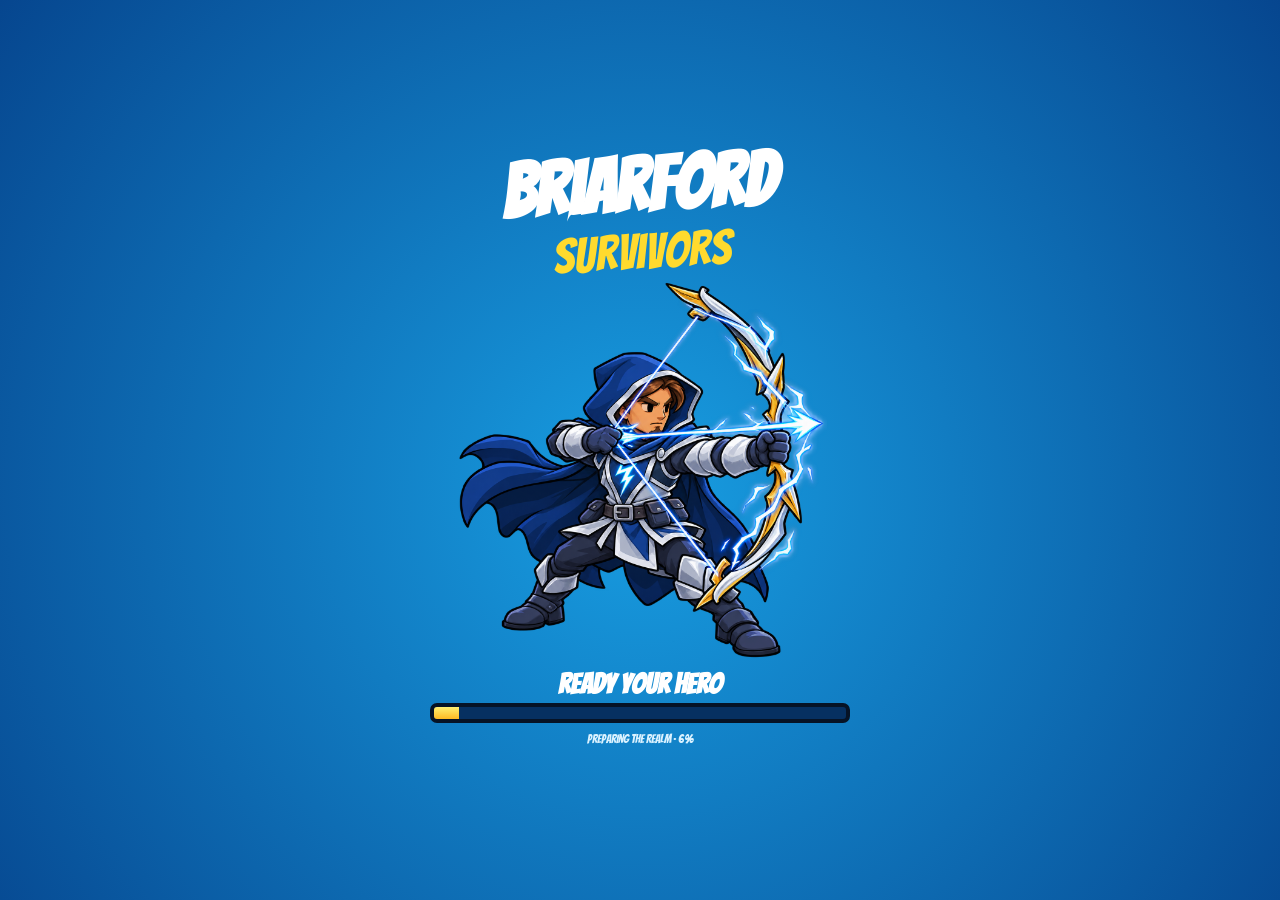
<file: index.html>
<!doctype html>
<meta charset="utf-8">
<style>
#menu:not([data-ready="true"]){display:none!important}
#comicLoading{position:fixed;inset:0;display:flex;flex-direction:column;align-items:center;justify-content:center;background:radial-gradient(circle at 50% 55%,#189ee2,#06468f);z-index:9990;padding:20px;color:white;text-align:center;font-family:BriarComic,system-ui,sans-serif}
#comicLoading button[hidden]{display:none!important}
</style>
<meta name="viewport" content="width=device-width,initial-scale=1,viewport-fit=cover">
<title>Briarford Survivors</title>
<meta name="apple-mobile-web-app-capable" content="yes">
<meta name="mobile-web-app-capable" content="yes">
<link rel="icon" href="assets/ef6b39ea1fcfb796.png" type="image/png">
<meta name="mobile-web-app-capable" content="yes"><meta name="apple-mobile-web-app-status-bar-style" content="black-translucent"><meta name="theme-color" content="#1a1816">
<style>
@font-face {
  font-family: 'IM Fell English';
  font-style: italic;
  font-weight: 400;
  font-display: swap;
  src: url(assets/ae0d17a0342d6ce0.ttf) format('truetype');
}
@font-face {
  font-family: 'IM Fell English';
  font-style: normal;
  font-weight: 400;
  font-display: swap;
  src: url(assets/725a44824e534dfb.ttf) format('truetype');
}
@font-face {
  font-family: 'Metamorphous';
  font-style: normal;
  font-weight: 400;
  font-display: swap;
  src: url(assets/b778311d8b1fd83a.ttf) format('truetype');
}
@font-face {
  font-family: 'VT323';
  font-style: normal;
  font-weight: 400;
  font-display: swap;
  src: url(assets/954e44d25e0ccd64.ttf) format('truetype');
}

#romanbtn{position:absolute;z-index:30;right:16px;bottom:210px;padding:10px 12px;color:#ffebc4;background:linear-gradient(135deg,#3d2b25,#161d27);border:2px solid #af8751;border-radius:5px;box-shadow:0 3px 14px #0009;text-align:left;touch-action:none;user-select:none;font-family:Georgia,serif;cursor:pointer}#romanbtn[hidden]{display:none}#romanbtn.firing{border-color:#ffd277;box-shadow:0 0 15px #ed934788}.romantitle{display:flex;justify-content:space-between;gap:8px;font-size:12px;font-weight:bold;letter-spacing:.7px}.romanvalue{font:11px Arial;color:#f3c679}.romanhint{display:block;font:11px Arial;color:#e4d0b5;margin:7px 0}.romanbar{display:block;background:#151116;height:7px;border:1px solid #725235}.romanfill{display:block;height:100%;background:linear-gradient(90deg,#e8784f,#f5ca69);width:0}#romanbtn:disabled{opacity:.65}@media(max-height:500px){#romanbtn{padding:6px 8px}.romanhint{margin:4px 0}}
#romanbtn.bigready{border-color:#ffe19a;box-shadow:0 0 17px #efad4377}#romanbtn.bigready .romanhint{color:#ffe3a0;font-weight:bold}
.halblood{display:block;margin-top:5px;color:#ed9aa8;font:10px/1.25 sans-serif;letter-spacing:.025em}.halbloodtrack{display:block;height:4px;margin-top:3px;background:#270d16;border:1px solid #6c3441}.halbloodtrack i{display:block;height:100%;background:linear-gradient(90deg,#711328,#ec3455)}.halblood.full{color:#ffc3ce;text-shadow:0 0 7px #ff214c}.halblood.full i{box-shadow:0 0 8px #f42451}

#brawlerhud{position:absolute;right:20px;bottom:205px;width:284px;max-width:calc(100% - 24px);box-sizing:border-box;text-align:center;pointer-events:none;color:#f6deb4;background:linear-gradient(120deg,rgba(30,19,13,.94),rgba(55,35,19,.92));border:1px solid #aa8050;border-radius:9px;padding:9px 18px;box-shadow:0 4px 20px #0007;z-index:14;font:12px Georgia,serif}
#brawlermode{pointer-events:auto;display:block;margin:0 auto 6px;padding:5px 12px;color:#ffdf9e;background:#4c3422;border:1px solid #ba8f51;border-radius:5px;cursor:pointer;font:11px Georgia,serif}#brawlermode[aria-pressed=true]{color:#caf4b4;border-color:#88b274;background:#2d4226}#brawlerhud[hidden],#brawlertouch[hidden]{display:none}.brawl-title{font-size:10px;letter-spacing:3px;color:#bfa17a}.brawl-string{font:bold 13px Georgia,serif;letter-spacing:1px;margin:7px 0}.brawl-label{font-size:12px;color:#d5b887;height:16px}.brawl-recipes{font:10px/1.6 Georgia,serif;color:#bda68c;margin-top:5px}.brawl-recipes div{display:flex;justify-content:space-between;gap:8px}.brawl-recipes b{font-weight:normal;color:#e6c995}.brawl-timer{height:2px;background:#5c402b;margin:5px 0}.brawl-timer i{display:block;background:#e7ba70;height:100%;transform-origin:left}.finisher .brawl-label{color:#ffe3a0;text-shadow:0 0 10px #ffa646}.finisher{border-color:#e3bd72!important}
#brawlertouch{position:absolute;right:15px;bottom:175px;display:flex;gap:10px;z-index:25}#brawlertouch button{width:74px;height:62px;border-radius:50%;background:#432e20e8;border:2px solid #c39a61;color:#ffe7bc;font-weight:bold;touch-action:none}@media(max-width:700px){#brawlerhud{width:260px;padding:7px 10px}.brawl-recipes{font-size:9px}}

</style>





<style>
:root{
--ui-bar-fill-boss:url(assets/5c244a819e6e3730.png);
--ui-bar-fill-hp:url(assets/563cb1c7b89564cf.png);
--ui-bar-fill-xp:url(assets/1cf9b052e432d707.png);
--ui-bar-frame:url(assets/38235e612e0b0243.png);
--ui-bar-frame-boss:url(assets/5101dc2ecd3edd8c.png);
--ui-bg-vignette:url(assets/c839fae1987d72da.png);
--ui-boss-arrow:url(assets/5ba508500ee63e0a.png);
--ui-btn-9slice:url(assets/83b28563bac571f9.png);
--ui-btn-9slice-down:url(assets/bab161772a05db76.png);
--ui-btn-9slice-hover:url(assets/ab79d08594ee60a2.png);
--ui-btn-danger-9slice:url(assets/cdc145606634a885.png);
--ui-card-9slice:url(assets/0f1b79ff8c905df2.png);
--ui-card-9slice-hover:url(assets/f36a64525f3f5d0b.png);
--ui-card-9slice-locked:url(assets/491cde66f72c1e6e.png);
--ui-coin:url(assets/b5d1dc6f31c48a47.png);
--ui-crest-archer:url(assets/87b19141da8da586.png);
--ui-crest-bard:url(assets/c322dd5aa58d20d7.png);
--ui-crest-dexxer:url(assets/59f93c1b8471d29a.png);
--ui-crest-locked:url(assets/6d862653e1d1e820.png);
--ui-crest-mage:url(assets/ee0fa62b21e1f6bd.png);
--ui-crest-necro:url(assets/b62bbbd5008a03ae.png);
--ui-crest-tamer:url(assets/8a8ba9e8bbb0fe42.png);
--ui-crest-tinker:url(assets/9f66f39471aa0a11.png);
--ui-crest-warrior:url(assets/ef6b39ea1fcfb796.png);
--ui-dash-cd:url(assets/4765b983fae321d9.png);
--ui-dash-ready:url(assets/6046ab1db722b8d7.png);
--ui-divider:url(assets/1e175eb939a78b20.png);
--ui-frame-9slice:url(assets/dd94c3428b61873b.png);
--ui-gem-empty:url(assets/43e14b61debfe81d.png);
--ui-gem-next:url(assets/200d756faf97254d.png);
--ui-gem-on:url(assets/b16580d6c0470941.png);
--ui-leather-tile:url(assets/023b2c396821a578.png);
--ui-lock:url(assets/4cf4fb8c939740c6.png);
--ui-logo:none;
--ui-logo-small:none;
--ui-map-britannia:url(assets/54e52ca386eefab4.png);
--ui-map-deceit:url(assets/394f4a1e4a5fe0ed.png);
--ui-map-duskmoor:url(assets/61c60ce9c4709df6.png);
--ui-medallion:url(assets/9f10a125248828d6.png);
--ui-ornament-l:url(assets/480103a98b90a9ba.png);
--ui-ornament-r:url(assets/9d6b3331a8e8c555.png);
--ui-parchment-tile:url(assets/99416b01f460d6dc.png);
--ui-pause:url(assets/4344c728d987c5cb.png);
--ui-rivet:url(assets/6e9c19ae153c516f.png);
--ui-skull:url(assets/392b051c878ae3b9.png);
--ui-slot:url(assets/8fa6be46ed331d2d.png);
--ui-slot-cd:url(assets/d70429cecb6d5d63.png);
--ui-slot-sel:url(assets/dec56ec7a8569915.png);
--ui-tab:url(assets/7c3e3632b9924588.png);
--ui-tab-sel:url(assets/b6bcb542542441ea.png);
--ui-tag-9slice:url(assets/33907d6a331b36d2.png);
}
/* Layout: one-screen 3D game (chase camera). DOM gumps float over the :is(canvas,img.comicPortrait) in UO style. */
:root{
  --wood:#3b2816; --wood-dk:#241607; --gold:#c9a24a; --gold-dk:#8a6a28;
  --parch:#d8c495; --parch-dk:#b9a26f; --ink:#2b1c0c;
  --hp:#b3231c; --xp:#2b5fb8; --fg:#e8d9b0; --bg:#0d0a06;
  --display:'Metamorphous',Georgia,serif; --body:'IM Fell English',Georgia,serif; --mono:'VT323',monospace;
  color-scheme:dark;
}
[hidden]{display:none!important}
html,body{height:100%;height:100dvh;margin:0;background:var(--bg);color:var(--fg);font-family:var(--body);overflow:hidden}
#app{position:relative;width:100%;height:100%;background:var(--bg)}
#stage{position:absolute;inset:0;overflow:hidden;touch-action:none;-webkit-user-select:none;user-select:none}
:is(canvas,img.comicPortrait)#game,:is(canvas,img.comicPortrait)#ov{position:absolute;inset:0;width:100%;height:100%;display:block}
:is(canvas,img.comicPortrait)#game{}
:is(canvas,img.comicPortrait)#ov{pointer-events:none}
#hud{position:absolute;inset:0;pointer-events:none;font-family:var(--mono);font-size:clamp(14px,2.2vw,24px);line-height:1}
#hud .top{position:absolute;top:0;left:0;right:0;display:flex;justify-content:space-between;align-items:flex-start;padding:.6em .8em;padding-top:calc(.6em + env(safe-area-inset-top,0px))}
#hud .timer{font-family:var(--display);font-size:1.25em;color:var(--gold);text-shadow:0 2px 0 #000,0 0 8px #000;letter-spacing:.04em}
#hud .stats{text-align:right;color:var(--fg);text-shadow:0 2px 0 #000;display:flex;flex-direction:column;gap:.2em}
#hud .stats b{color:var(--gold)}
#xptop{position:absolute;top:0;left:50%;transform:translateX(-50%);width:min(60%,30em);margin-top:calc(.5em + env(safe-area-inset-top,0px))}
#xptop .bar{height:.55em}
#xptop .lvl{font-family:var(--display);color:var(--gold);text-align:center;font-size:.8em;text-shadow:0 2px 0 #000;margin-top:.15em}
#status{position:absolute;left:.6em;bottom:calc(.6em + env(safe-area-inset-bottom,0px));background:linear-gradient(#5b5750,#3a3733 60%,#2a2824);border:3px solid #6b665c;border-top-color:#8a847a;border-left-color:#8a847a;border-bottom-color:#1e1c19;border-right-color:#1e1c19;box-shadow:inset 0 0 0 1px #1a1816,0 3px 10px #000;padding:.4em .6em;width:min(44%,14em);pointer-events:auto}
#status::before,#status::after{content:"";position:absolute;top:3px;width:5px;height:5px;border-radius:50%;background:radial-gradient(circle at 35% 35%,#f0d890,#8a6a28)}#status::before{left:3px}#status::after{right:3px}
#status .name{font-family:var(--display);color:var(--gold);font-size:.8em;display:flex;justify-content:space-between;margin-bottom:.3em}
#status .lbl{font-size:.62em;color:#d8cfa8;letter-spacing:.05em;text-transform:uppercase;display:flex;justify-content:space-between;margin-top:.25em}
.bar{position:relative;height:.65em;background:#120b04;border:1px solid #000;box-shadow:inset 0 0 0 1px #5a4328;margin:.2em 0}
.bar i{display:block;height:100%;background:var(--hp);box-shadow:inset 0 -2px 0 rgba(0,0,0,.4),inset 0 2px 0 rgba(255,255,255,.18);transition:width .1s}
.bar.xp i{background:var(--xp)}
#slots{display:flex;gap:.25em;margin-top:.35em;flex-wrap:wrap}
#slots .slot{width:1.35em;height:1.35em;background:#120b04;border:1px solid var(--gold-dk);position:relative;display:grid;place-items:center}
#slots .slot :is(canvas,img.comicPortrait){width:1em;height:1em;image-rendering:pixelated}
#slots .slot b{position:absolute;right:1px;bottom:0;font-size:.55em;color:var(--gold);font-family:var(--mono)}
#dashcd{font-size:.6em;color:#d8cfa8;margin-top:.3em;text-transform:uppercase;letter-spacing:.05em}
#bossbar{position:absolute;top:3.6em;left:50%;transform:translateX(-50%);width:min(60%,22em);display:none}
#bossbar .name{font-family:var(--display);color:#e45a4a;text-align:center;text-shadow:0 2px 0 #000;font-size:.8em;margin-bottom:.15em}
#banner{position:absolute;top:28%;left:0;right:0;text-align:center;font-family:var(--display);font-size:1.6em;color:var(--gold);text-shadow:0 2px 0 #000,0 0 14px #000;opacity:0;transition:opacity .3s;pointer-events:none;padding-inline:16px}
#banner.show{opacity:1}
#combo{position:absolute;top:14%;right:4%;font-family:var(--display);font-size:1.5em;color:#ffd040;text-shadow:0 2px 0 #000,0 0 12px #000;opacity:0;transition:opacity .2s,transform .1s;pointer-events:none}#combo.show{opacity:1}
#pausebtn{position:absolute;right:.8em;bottom:calc(.6em + env(safe-area-inset-bottom,0px));pointer-events:auto;background:var(--wood);color:var(--gold);border:2px solid var(--gold-dk);font-family:var(--display);font-size:.7em;padding:.3em .7em;cursor:pointer}
#joy{position:absolute;left:0;top:0;width:100%;height:100%;pointer-events:none}
#joy div.ring{position:absolute;width:5.5em;height:5.5em;border-radius:50%;border:2px solid rgba(201,162,74,.55);transform:translate(-50%,-50%);display:none}
#joy div.ring i{position:absolute;left:50%;top:50%;width:2.2em;height:2.2em;border-radius:50%;background:rgba(201,162,74,.6);transform:translate(-50%,-50%)}
#joy div.ring.aim{border-color:rgba(228,90,74,.6)}#joy div.ring.aim i{background:rgba(228,90,74,.6)}
#touchui{position:absolute;inset:0;pointer-events:none;display:none}
body.touch #touchui{display:block}
#touchui button{position:absolute;pointer-events:auto;width:4.2em;height:4.2em;border-radius:50%;border:2px solid var(--gold-dk);background:rgba(40,28,14,.75);color:var(--gold);font-family:var(--display);font-size:1em;box-shadow:0 2px 8px #000}
#dashbtn{right:1em;bottom:calc(7em + env(safe-area-inset-bottom,0px))}
#camL{left:1em;top:4.5em}#camR{left:6em;top:4.5em}#camL,#camR{width:3.2em;height:3.2em}
body.touch #status{width:min(28%,9em);font-size:.6em;padding:.3em .5em;border-width:2px}
body.touch .keys{display:none}
.touchopts{display:none;text-align:center}body.touch .touchopts{display:block}body.simple #camL,body.simple #camR,body.simple #aimring{display:none!important}
#rotate{position:absolute;inset:0;display:none;align-items:center;justify-content:center;background:rgba(0,0,0,.8);color:var(--gold);font-family:var(--display);font-size:1.4em;text-align:center;padding:16px;z-index:50}
@media (orientation:portrait){body.touch #rotate{display:flex}}
.overlay{position:absolute;inset:0;display:flex;align-items:center;justify-content:center;background:rgba(0,0,0,.55);padding:16px;overflow:auto}
.gump{position:relative;background:var(--parch);color:var(--ink);border:6px solid #5b5750;border-top-color:#8a847a;border-left-color:#8a847a;border-bottom-color:#26241f;border-right-color:#26241f;outline:2px solid #1a1816;box-shadow:inset 0 0 0 2px var(--gold),inset 0 0 0 4px var(--wood),0 0 0 4px #3a3733,0 20px 50px #000;padding:clamp(12px,2.5vw,28px);max-width:min(92%,52em);width:100%;max-height:100%;overflow:auto;background-image:radial-gradient(ellipse at 30% 20%,rgba(255,255,255,.25),transparent 60%),radial-gradient(ellipse at 80% 90%,rgba(90,60,20,.25),transparent 55%)}
.gump::before,.gump::after{content:"";position:absolute;width:9px;height:9px;border-radius:50%;background:radial-gradient(circle at 35% 35%,#f0d890,#8a6a28 70%,#3a2a10);box-shadow:0 1px 2px #000}
.gump::before{left:4px;top:4px}.gump::after{right:4px;top:4px}
.gump .rivet-b{position:absolute;bottom:4px;width:9px;height:9px;border-radius:50%;background:radial-gradient(circle at 35% 35%,#f0d890,#8a6a28 70%,#3a2a10)}.gump .rivet-b.l{left:4px}.gump .rivet-b.r{right:4px}
.gump h1,.gump h2{font-family:var(--display);margin:0 0 .3em;color:#4a2a0a;text-wrap:balance;letter-spacing:.02em}
.gump h1{font-size:clamp(20px,3.4vw,34px);text-align:center}
.gump h2{font-size:clamp(16px,2.2vw,22px)}
.gump p{margin:.3em 0;font-size:clamp(14px,1.7vw,19px);line-height:1.35}
.gump .sub{text-align:center;font-style:italic;color:#5a3a16}
.maps{display:grid;grid-template-columns:repeat(3,1fr);gap:.8em;margin:.6em 0}@media (max-width:700px){.maps{grid-template-columns:1fr}}
.mapcard{background:rgba(255,255,255,.18);border:2px solid var(--wood);box-shadow:inset 0 0 0 1px var(--gold-dk);padding:.5em .7em;cursor:pointer;text-align:left;font:inherit;color:inherit;display:flex;flex-direction:column;gap:.2em}
.mapcard b{font-family:var(--display);color:#4a2a0a;font-size:1.05em}.mapcard small{font-size:.85em;line-height:1.3;color:#3b2a14}
.btn.sel{outline:2px solid var(--gold);background:rgba(255,255,255,.4)}
.mapcard.sel{outline:3px solid var(--gold);background:rgba(255,255,255,.42)}.mapcard.locked{opacity:.55;cursor:default}.mapcard:not(.locked):hover{background:rgba(255,255,255,.38)}
.classes{display:grid;grid-template-columns:repeat(auto-fit,minmax(10em,1fr));gap:.8em;margin:1em 0}
.classcard,.pick,.shopitem{background:rgba(255,255,255,.22);border:2px solid var(--wood);box-shadow:inset 0 0 0 1px var(--gold-dk);padding:.7em;cursor:pointer;text-align:left;font:inherit;color:inherit;display:flex;flex-direction:column;gap:.3em;transition:transform .08s}
.classcard:hover,.pick:hover,.shopitem:hover,.classcard:focus-visible,.pick:focus-visible,.shopitem:focus-visible{transform:translateY(-2px);background:rgba(255,255,255,.38);outline:2px solid var(--gold)}
.classcard :is(canvas,img.comicPortrait){width:5em;height:5em;align-self:center}
.pick :is(canvas,img.comicPortrait){image-rendering:pixelated;width:2.6em;height:2.6em;align-self:center}
.classcard b,.pick b{font-family:var(--display);color:#4a2a0a;font-size:1.05em}
.classcard small,.pick small,.shopitem small{font-size:.9em;line-height:1.3;color:#3b2a14}
.classcard .stat{font-family:var(--mono);font-size:1em;color:#5a3a16}
.picks{display:grid;grid-template-columns:repeat(auto-fit,minmax(12em,1fr));gap:.8em;margin-top:.8em}
.pick .lv{font-family:var(--mono);color:#8a2a1a;font-size:1em}
.btn{font-family:var(--display);background:linear-gradient(#5a3e22,#30200e);color:var(--gold);border:2px solid var(--gold-dk);box-shadow:inset 0 0 0 1px #000;padding:.5em 1.2em;font-size:clamp(14px,1.8vw,20px);cursor:pointer;margin:.3em}
.btn:hover,.btn:focus-visible{background:linear-gradient(#6a4e2e,#402a14);outline:2px solid var(--gold)}
.row{display:flex;flex-wrap:wrap;gap:.5em;justify-content:center;align-items:center;margin-top:.6em}
.relicslots{display:flex;align-items:center;gap:.5em;flex-wrap:wrap;margin:.3em 0 .6em}.rslot{width:44px;height:44px;border:2px solid var(--wood);background:rgba(0,0,0,.35);display:flex;align-items:center;justify-content:center;cursor:pointer;box-shadow:inset 0 0 0 1px var(--gold-dk)}.rslot.locked{opacity:.5;cursor:default}.rslot :is(canvas,img.comicPortrait){image-rendering:pixelated}.relicnote{flex:1 1 14em;font-size:.8em;opacity:.85}.relicsets{display:grid;grid-template-columns:repeat(auto-fit,minmax(17em,1fr));gap:.7em;margin:.4em 0}.relicset{border:2px solid var(--wood);box-shadow:inset 0 0 0 1px var(--gold-dk);background:rgba(255,255,255,.14);padding:.5em;display:flex;flex-direction:column;gap:.3em}.relicset h3{margin:0 0 .2em;font-size:1em;color:var(--set);text-shadow:0 1px 0 #000}.relicset h3 small{font-family:var(--body);font-weight:normal;font-size:.8em;opacity:.8;color:inherit}.relicset.active{box-shadow:inset 0 0 0 1px var(--gold-dk),0 0 14px var(--set)}.relicrow{display:flex;align-items:center;gap:.5em;text-align:left;font:inherit;color:#2a1a08;background:rgba(255,255,255,.3);border:1px solid rgba(0,0,0,.35);border-left:4px solid var(--set);padding:.3em .4em;cursor:pointer}.relicrow :is(canvas,img.comicPortrait){image-rendering:pixelated;flex:none}.relicrow .rtext{flex:1;min-width:0;font-size:.82em;line-height:1.2}.relicrow .rtext b{color:#2a1a08}.relicrow .rtext em{font-size:.75em;color:#6a5a40;font-style:normal;margin-left:.3em}.relicrow .rtext small{display:block;color:#3b2a14;font-size:.9em}.relicrow .cost{font-size:.8em;white-space:nowrap;color:#7a4a10;font-weight:bold}.relicrow.owned .cost{color:#5a3a16;font-weight:normal}.relicrow.worn{background:rgba(255,224,154,.5);outline:2px solid #c99d43}.relicrow.worn .cost{color:#2a1a08;font-weight:bold}.relicrow:disabled{opacity:.55;cursor:default}.relicrow.key .rtext b{color:#6a3e00}.relicrow.key{background:rgba(255,230,170,.35)}.setbonus{display:flex;align-items:center;gap:.4em;font-size:.8em;margin-top:.2em;opacity:.9}.setbonus :is(canvas,img.comicPortrait){image-rendering:pixelated;flex:none}.relicset.active .setbonus{color:#ffe09a;opacity:1}.menugump{max-width:min(94%,60em)}.menunav{display:flex;align-items:center;gap:.8em;flex-wrap:wrap;border-bottom:2px solid var(--wood);padding-bottom:.4em;margin-bottom:.5em}.menunav h1{margin:0;flex:1 1 auto;font-size:clamp(1.3em,3vw,2em)}.menunav nav{display:flex;gap:.3em}.navbtn{font-family:var(--display);font-size:clamp(14px,1.6vw,18px);padding:.35em .9em;background:rgba(0,0,0,.25);color:var(--ink);border:2px solid var(--wood);cursor:pointer}.navbtn.sel{background:linear-gradient(#5a3e22,#30200e);color:var(--gold);border-color:var(--gold-dk)}.navgold{margin:0;font-size:.9em}.classrow{display:flex;gap:.4em;overflow-x:auto;padding:.3em .2em;margin:.6em 0 .4em;scrollbar-width:thin}.classrow .classcard{flex:1 0 5.6em;width:auto;padding:.35em .15em;align-items:center;gap:.1em;min-width:0}.classrow .classcard.locked{opacity:.8;cursor:default}.classrow .classcard.locked:hover{transform:none;outline:none;background:rgba(255,255,255,.22)}.classrow .classcard :is(canvas,img.comicPortrait){width:4.2em;height:4.2em}.classrow .classcard b{font-size:.78em;text-align:center;white-space:nowrap;letter-spacing:-.02em}.classrow .classcard small,.classrow .classcard .stat{display:none}.classrow .classcard.sel{outline:3px solid var(--gold);background:rgba(255,255,255,.45)}.classinfo{display:flex;gap:1em;align-items:flex-start;flex-wrap:wrap;background:rgba(255,255,255,.18);border:2px solid var(--wood);box-shadow:inset 0 0 0 1px var(--gold-dk);padding:.7em .9em}.classinfo .ci-text{flex:1 1 16em;min-width:0}.classinfo .ci-text b{font-family:var(--display);font-size:1.25em;color:#4a2a0a}.classinfo .ci-text small{display:block;line-height:1.3;color:#3b2a14;margin:.2em 0}.classinfo .stat{font-family:var(--mono);color:#5a3a16}.classinfo .ci-side{flex:0 0 auto;display:flex;flex-direction:column;align-items:flex-end;gap:.4em}.ci-worn{display:flex;gap:.25em;align-items:center}.ci-worn :is(canvas,img.comicPortrait){image-rendering:pixelated;border:1px solid var(--wood)}.ci-worn small{font-size:.75em;opacity:.8;margin-right:.3em}.ci-asc{font-size:.85em;color:#5a3a16}#beginbtn{font-size:clamp(16px,2.2vw,24px);padding:.45em 1.6em}.mapcard .asclabel{font-size:.78em;color:#5a3a16}.modrow{margin-top:.25em;display:flex;flex-direction:column;gap:.15em;align-items:flex-start}.pauseinfo{text-align:left;margin-top:.7em;font-size:.9em;max-height:40vh;overflow:auto}.pauseinfo h3{margin:.4em 0 .2em;font-size:1em}.affchip{cursor:pointer;border-bottom:1px dotted #8a6a40}.affchip.open{color:#6a3a10}.affdesc{display:block;margin:.1em 0 .3em 1em;color:#4a3a2a;font-style:italic}
.modchip{display:block;background:rgba(90,40,20,.12);border-left:3px solid #a04020;padding:.1em .4em;font-size:.95em}.modchip b{color:#7a2a10}body.touch .menugump{padding:10px 14px}body.touch .menunav h1{font-size:1.2em}body.touch #menusub{display:none}body.touch .mapcard{padding:.35em .5em;gap:.1em}body.touch .mapcard small{font-size:.75em}body.touch .classrow .classcard{width:5em;padding:.2em .1em}body.touch .classrow .classcard :is(canvas,img.comicPortrait){width:3em;height:3em}body.touch .classrow .classcard b{font-size:.66em}body.touch .classinfo{padding:.4em .6em;gap:.5em}body.touch .classinfo .ci-text small{font-size:.8em}body.touch #beginbtn{font-size:18px;padding:.3em 1.2em}.tierrow{display:flex;gap:.3em;align-items:center;flex-wrap:wrap;margin-top:.3em}.tierrow small{opacity:.8;font-size:.75em;margin-right:.2em}.tierbtn{font:inherit;font-size:.75em;padding:.1em .5em;border:1px solid var(--wood);background:rgba(0,0,0,.3);color:inherit;cursor:pointer}.tierbtn.sel{background:#ffe09a;color:#2a1a08;border-color:#ffe09a}.ascbadge{font-size:.7em;color:#ffe09a;border:1px solid #ffe09a;padding:0 .4em;margin-top:.2em;align-self:center}.shop{display:grid;grid-template-columns:repeat(auto-fit,minmax(11em,1fr));gap:.6em;margin:.8em 0}
.shopitem b{font-family:var(--display);color:#4a2a0a}
.shopitem .cost{font-family:var(--mono);color:#8a6a28;font-size:1.05em}
.shopitem[disabled]{opacity:.55;cursor:default;transform:none}
.goldline{font-family:var(--mono);text-align:center;font-size:1.3em;color:#6a4a10}
.results{display:grid;grid-template-columns:repeat(auto-fit,minmax(8em,1fr));gap:.4em;font-family:var(--mono);font-size:1.15em;text-align:center;margin:.6em 0}
.results div{background:rgba(0,0,0,.08);padding:.4em;border:1px solid var(--parch-dk)}
.results b{display:block;font-size:1.4em;color:#4a2a0a}
.keys{font-family:var(--mono);color:#5a3a16;text-align:center;font-size:1.05em}
@media (prefers-reduced-motion:reduce){*{transition:none!important}}

/* ===== UI pass v2 ===== */
.overlay{background:radial-gradient(ellipse at center,rgba(10,8,6,.45) 0%,rgba(5,4,3,.82) 100%)}
@media (hover:hover){.overlay{backdrop-filter:blur(2px)}}
.gump{border:7px solid #4a3a2a;border-image:linear-gradient(160deg,#8a7458,#3a2a1a 40%,#5a4634 60%,#1e1610) 1;outline:2px solid #0e0b08;box-shadow:inset 0 0 0 2px var(--gold),inset 0 0 0 4px var(--wood),inset 0 0 60px rgba(70,40,10,.35),0 0 0 5px #2a2420,0 30px 70px #000;
 background-color:var(--parch);background-image:radial-gradient(ellipse at 30% 10%,rgba(255,250,230,.35),transparent 55%),radial-gradient(ellipse at 85% 95%,rgba(90,60,20,.3),transparent 50%),repeating-linear-gradient(0deg,rgba(0,0,0,.025) 0 2px,transparent 2px 5px),repeating-linear-gradient(90deg,rgba(255,255,255,.03) 0 3px,transparent 3px 7px)}
.gump h1{background:linear-gradient(#fff2c8,#d9b25a 45%,#8a6020 55%,#f0d080);-webkit-background-clip:text;background-clip:text;color:transparent;filter:drop-shadow(0 2px 0 #2a1a08) drop-shadow(0 3px 6px rgba(0,0,0,.45));letter-spacing:.04em;text-transform:uppercase;font-size:clamp(22px,3.6vw,38px)}
.menunav h1{font-size:clamp(20px,2.6vw,30px);margin:0;text-align:left}
.menunav{border-bottom:none;position:relative;padding-bottom:.5em}
.menunav::after{content:"";position:absolute;left:0;right:0;bottom:0;height:2px;background:linear-gradient(90deg,transparent,var(--gold-dk) 15%,var(--gold) 50%,var(--gold-dk) 85%,transparent)}
.navbtn{background:rgba(0,0,0,.12);border:1px solid rgba(59,40,22,.5);border-bottom-width:3px;color:#4a3418;letter-spacing:.03em;transition:background .12s}
.navbtn:hover{background:rgba(255,255,255,.3)}
.navbtn.sel{background:linear-gradient(#5a3e22,#30200e);color:var(--gold);border-color:var(--gold-dk);box-shadow:0 0 0 1px #000 inset,0 2px 8px rgba(0,0,0,.35)}
.gump .sub{position:relative;color:#4a3014}
#menusub::before,#menusub::after{content:"✦";color:var(--gold-dk);font-style:normal;margin:0 .5em;font-size:.8em;vertical-align:middle}
.mapcard{position:relative;overflow:hidden;border:2px solid var(--wood);box-shadow:inset 0 0 0 1px var(--gold-dk),0 3px 8px rgba(0,0,0,.25);padding:.6em .8em .5em;background:linear-gradient(rgba(255,255,255,.22),rgba(255,255,255,.1));transition:transform .1s,box-shadow .1s}
.mapcard::before{content:"";position:absolute;left:0;right:0;top:0;height:5px;background:var(--acc,linear-gradient(90deg,#5a8a3a,#a8c860))}
.mapcard[data-map=deceit]{--acc:linear-gradient(90deg,#4a2a7a,#9a70d8)}
.mapcard[data-map=duskmoor]{--acc:linear-gradient(90deg,#2a5a60,#70c0c8)}
.mapcard b{font-size:1.15em;letter-spacing:.02em;margin-top:.15em}
.mapcard.sel{outline:none;border-color:var(--gold);box-shadow:inset 0 0 0 1px var(--gold),0 0 0 2px var(--gold-dk),0 0 18px rgba(201,162,74,.45);background:linear-gradient(rgba(255,255,255,.45),rgba(255,255,255,.22))}
.mapcard:not(.locked):hover{transform:translateY(-2px)}
.mapcard.locked{filter:grayscale(.8);opacity:.6}
.mapcard.locked b::after{content:" 🔒";font-size:.75em;opacity:.7}
.classrow{gap:.5em;padding:.4em .3em}
.classrow .classcard{position:relative;border:2px solid var(--wood);box-shadow:inset 0 0 0 1px var(--gold-dk);background:radial-gradient(circle at 50% 38%,rgba(255,255,255,.5),rgba(255,255,255,.08) 70%);transition:transform .1s,box-shadow .12s}
.classrow .classcard:hover,.classrow .classcard:focus-visible{transform:translateY(-3px);outline:none;box-shadow:inset 0 0 0 1px var(--gold),0 0 0 1px var(--gold-dk),0 8px 16px rgba(0,0,0,.3)}
.classrow .classcard.sel{border-color:var(--gold);box-shadow:inset 0 0 0 1px var(--gold),0 0 0 2px var(--gold-dk),0 0 16px rgba(201,162,74,.5);background:radial-gradient(circle at 50% 38%,rgba(255,245,210,.75),rgba(230,200,120,.25) 70%)}
.classrow .classcard.sel b{color:#6a3a08}
.classrow .classcard.locked{filter:none;opacity:.7}
.classinfo{background:linear-gradient(rgba(255,255,255,.26),rgba(255,255,255,.12));border:2px solid var(--wood);box-shadow:inset 0 0 0 1px var(--gold-dk),0 3px 10px rgba(0,0,0,.2)}
.btn{position:relative;background:linear-gradient(#6a4a28,#3a2612 55%,#2a1a0c);border:2px solid var(--gold-dk);box-shadow:inset 0 1px 0 rgba(255,220,150,.35),inset 0 0 0 1px #000,0 3px 0 #1a1008,0 5px 10px rgba(0,0,0,.4);text-shadow:0 1px 0 #000;letter-spacing:.03em;transition:transform .06s,box-shadow .06s}
.btn:hover,.btn:focus-visible{background:linear-gradient(#7a5a34,#4a3018 55%,#34200e);outline:none;box-shadow:inset 0 1px 0 rgba(255,220,150,.45),inset 0 0 0 1px #000,0 3px 0 #1a1008,0 0 16px rgba(201,162,74,.55)}
.btn:active{transform:translateY(2px);box-shadow:inset 0 0 0 1px #000,0 1px 0 #1a1008}
#beginbtn{font-size:clamp(18px,2.4vw,26px);padding:.4em 1.8em;color:#ffe9a8}
/* level-up cards */
#levelup .gump{max-width:min(94%,58em)}
#levelup h1{margin-bottom:.1em}
#lvsub{margin-bottom:.2em}
.picks{grid-template-columns:repeat(auto-fit,minmax(14em,1fr));gap:.9em;margin-top:.9em;align-items:stretch}
.pick{position:relative;padding:.75em .85em .7em;gap:.35em;border:2px solid var(--wood);box-shadow:inset 0 0 0 1px var(--gold-dk),0 4px 10px rgba(0,0,0,.25);background:linear-gradient(170deg,rgba(255,255,255,.3),rgba(255,255,255,.08) 60%,rgba(80,50,20,.08));overflow:hidden;transition:transform .1s,box-shadow .12s}
.pick::before{content:"";position:absolute;left:0;right:0;top:0;height:4px;background:linear-gradient(90deg,var(--gold-dk),var(--gold),var(--gold-dk))}
.pick.new::before{background:linear-gradient(90deg,#6a2a1a,#d8604a,#6a2a1a)}
.pick.wep::before{background:linear-gradient(90deg,#2a4a7a,#70a0e0,#2a4a7a)}
.pick:hover,.pick:focus-visible{transform:translateY(-3px);outline:none;box-shadow:inset 0 0 0 1px var(--gold),0 0 0 2px var(--gold-dk),0 0 22px rgba(201,162,74,.5),0 10px 20px rgba(0,0,0,.35);background:linear-gradient(170deg,rgba(255,250,230,.55),rgba(255,255,255,.2) 60%,rgba(80,50,20,.1))}
.pick .head{display:flex;align-items:center;gap:.6em}
.pick .med{flex:0 0 auto;width:3.2em;height:3.2em;border-radius:50%;display:flex;align-items:center;justify-content:center;background:radial-gradient(circle at 40% 35%,#6a4a28,#2a1a0c 70%);box-shadow:0 0 0 2px var(--gold-dk),0 0 0 3px #1a1008,inset 0 0 8px #000,0 2px 6px rgba(0,0,0,.4)}
.pick :is(canvas,img.comicPortrait){width:2.2em;height:2.2em;align-self:auto;image-rendering:pixelated}
.pick .ttl{display:flex;flex-direction:column;gap:.15em;min-width:0}
.pick b{font-size:1.15em;line-height:1.1}
.pick .lv{font-size:.95em;color:#8a2a1a;letter-spacing:.02em;display:flex;align-items:center;gap:.4em}
.pick .pips{display:inline-flex;gap:2px}
.pick .pips i{width:.55em;height:.55em;border:1px solid var(--gold-dk);background:rgba(0,0,0,.12);transform:rotate(45deg);display:block}
.pick .pips i.on{background:var(--gold);box-shadow:0 0 4px rgba(201,162,74,.8)}
.pick .pips i.nx{background:#d8604a;border-color:#8a2a1a;box-shadow:0 0 5px rgba(216,96,74,.9)}
.pick .base{font-size:.88em;line-height:1.3;color:#5a4328;font-style:italic;border-top:1px dashed rgba(59,40,22,.35);padding-top:.35em;margin-top:.1em}
.pick .rank{font-size:.98em;line-height:1.32;color:#2b1c0c}
.pick .rank::before{content:"▸ ";color:#8a2a1a}
.pick .foot{margin-top:auto;display:flex;justify-content:space-between;align-items:center;font-family:var(--mono);font-size:1em;color:#5a3a16;padding-top:.35em}
.pick .key{border:1px solid var(--gold-dk);padding:0 .45em;color:#8a6a28;line-height:1.3;font-size:.9em}
@media (pointer:coarse){.pick .key{display:none}}
.pick .tag{font-family:var(--mono);font-size:.95em;color:#4a3418;background:rgba(0,0,0,.08);padding:0 .4em;border:1px solid rgba(59,40,22,.3)}

/* bigger UI type */
.pick{font-size:clamp(16px,1.55vw,20px)}
.pick small,.pick .rank{font-size:1em;line-height:1.35}
.pick .base{font-size:.9em}
.pick b{font-size:1.2em}
.mapcard{font-size:clamp(15px,1.4vw,19px)}.mapcard small{font-size:.92em}
.classinfo,.classinfo small,.classinfo p{font-size:clamp(15px,1.45vw,19px)}
.classrow .classcard b{font-size:clamp(14px,1.25vw,17px)}
.gump p{font-size:clamp(15px,1.75vw,20px)}
.shopitem,.shopitem small{font-size:clamp(15px,1.4vw,18px)}

.slot :is(canvas,img.comicPortrait).hd,.pick :is(canvas,img.comicPortrait).hd{image-rendering:auto}
.pick :is(canvas,img.comicPortrait).hd{width:2.9em;height:2.9em}
.pick .med{width:3.5em;height:3.5em}
.slot :is(canvas,img.comicPortrait).hd{width:1.2em;height:1.2em}

/* ===== UI v3: painted asset pack ===== */
.overlay{background:rgba(6,5,4,.55) var(--ui-bg-vignette) center/cover no-repeat}
.gump{box-sizing:border-box;border:48px solid transparent;border-image:var(--ui-frame-9slice) 48 fill;background:none;outline:none;box-shadow:0 30px 70px #000;padding:0 clamp(4px,1vw,14px) clamp(8px,1vw,14px)}
.gump::before,.gump::after,.gump .rivet-b{display:none}
.gump>*{position:relative}
.gump h1{filter:drop-shadow(0 2px 0 #2a1a08) drop-shadow(0 3px 6px rgba(0,0,0,.35))}
.menunav{border:none;padding-bottom:.6em;gap:.9em}
.menunav::after{height:14px;background:var(--ui-divider) center/100% 100% no-repeat;bottom:-4px}
.menunav h1{width:clamp(160px,22vw,260px);height:calc(clamp(160px,22vw,260px)*160/512);background:var(--ui-logo-small) center/contain no-repeat;color:transparent;font-size:0;filter:none;margin:0}
.navbtn{border:16px solid transparent;border-width:10px 16px;border-image:var(--ui-tab) 16 fill;background:none;color:#3a2814;padding:.05em .3em;line-height:1;box-shadow:none}
.navbtn:hover{background:none;filter:brightness(1.08)}
.navbtn.sel{border-image:var(--ui-tab-sel) 16 fill;color:var(--gold);box-shadow:none;background:none}
#menusub::before,#menusub::after{content:"";display:inline-block;width:1.6em;height:1.6em;vertical-align:middle;margin:0 .4em}
#menusub::before{background:var(--ui-ornament-l) center/contain no-repeat}#menusub::after{background:var(--ui-ornament-r) center/contain no-repeat}
.btn{border:16px solid transparent;border-width:12px 18px;border-image:var(--ui-btn-9slice) 16 fill;background:none;box-shadow:0 6px 14px rgba(0,0,0,.4);padding:.05em .4em;line-height:1.1;color:#ffe9a8}
.btn:hover,.btn:focus-visible{border-image:var(--ui-btn-9slice-hover) 16 fill;background:none;box-shadow:0 0 18px rgba(201,162,74,.5)}
.btn:active{border-image:var(--ui-btn-9slice-down) 16 fill;transform:translateY(1px)}
#quitbtn{border-image:var(--ui-btn-danger-9slice) 16 fill;color:#f0c0b0}#quitbtn:hover{border-image:var(--ui-btn-danger-9slice) 16 fill;filter:brightness(1.15)}
.mapcard{border:24px solid transparent;border-width:16px;border-image:var(--ui-card-9slice) 24 fill;background:none;box-shadow:0 4px 12px rgba(0,0,0,.3);padding:0 .3em .35em;gap:.15em;overflow:visible}
.mapcard::before{display:none}
.mapcard .banner{width:calc(100% + .6em);margin:-4px -.3em .2em;aspect-ratio:600/240;background:#333 center/cover no-repeat;border:2px solid var(--gold-dk);box-shadow:inset 0 0 0 1px #2a1a08}
.mapcard[data-map=britannia] .banner{background-image:var(--ui-map-britannia)}.mapcard[data-map=deceit] .banner{background-image:var(--ui-map-deceit)}.mapcard[data-map=duskmoor] .banner{background-image:var(--ui-map-duskmoor)}
.mapcard.sel{border-image:var(--ui-card-9slice-hover) 24 fill;outline:none;box-shadow:0 0 22px rgba(201,162,74,.55)}
.mapcard:not(.locked):hover{border-image:var(--ui-card-9slice-hover) 24 fill;transform:translateY(-2px)}
.mapcard.locked{border-image:var(--ui-card-9slice-locked) 24 fill;filter:none;opacity:.85}
.mapcard.locked .banner{filter:grayscale(.9) brightness(.55)}
.mapcard.locked b::after{content:"";display:inline-block;width:1em;height:1em;margin-left:.35em;vertical-align:-.15em;background:var(--ui-lock) center/contain no-repeat}
.classrow .classcard{border:16px solid transparent;border-width:12px;border-image:var(--ui-card-9slice) 24 fill;background:none;box-shadow:none;padding:0 .1em .1em}
.classrow .classcard:hover,.classrow .classcard:focus-visible,.classrow .classcard.sel{border-image:var(--ui-card-9slice-hover) 24 fill;box-shadow:0 0 16px rgba(201,162,74,.5)}
.classrow .classcard.locked{border-image:var(--ui-card-9slice-locked) 24 fill}
.classinfo{border:24px solid transparent;border-width:18px;border-image:var(--ui-card-9slice) 24 fill;background:none;box-shadow:0 4px 12px rgba(0,0,0,.25);padding:0 .4em .2em}
.classinfo .crest{flex:0 0 auto;width:5.2em;height:5.2em;background:center/contain no-repeat;filter:drop-shadow(0 3px 4px rgba(0,0,0,.4));align-self:center}
.ci-text{flex:1 1 14em}
.pick{border:24px solid transparent;border-width:18px;border-image:var(--ui-card-9slice) 24 fill;background:none;box-shadow:0 6px 14px rgba(0,0,0,.3);padding:0 .3em .3em;overflow:visible}
.pick::before{display:none}
.pick:hover,.pick:focus-visible{border-image:var(--ui-card-9slice-hover) 24 fill;background:none;box-shadow:0 0 24px rgba(201,162,74,.55),0 10px 20px rgba(0,0,0,.35)}
.pick .med{background:var(--ui-medallion) center/contain no-repeat;box-shadow:none;width:3.6em;height:3.6em}
.pick :is(canvas,img.comicPortrait).hd{width:2.5em;height:2.5em}
.pick .pips i{width:.8em;height:.8em;border:none;background:var(--ui-gem-empty) center/contain no-repeat;transform:none;box-shadow:none}
.pick .pips i.on{background-image:var(--ui-gem-on);box-shadow:none}.pick .pips i.nx{background-image:var(--ui-gem-next);box-shadow:none}
.pick .tag{border:8px solid transparent;border-width:6px 10px;border-image:var(--ui-tag-9slice) 8 fill;background:none;padding:0 .1em;line-height:1}
.pick .base{border-top:none;position:relative;padding-top:.5em}
.pick .base::before{content:"";position:absolute;left:10%;right:10%;top:0;height:8px;background:var(--ui-divider) center/100% 100% no-repeat;opacity:.8}
.shopitem{border:16px solid transparent;border-width:12px;border-image:var(--ui-card-9slice) 24 fill;background:none;box-shadow:none;padding:0 .2em .2em}
.shopitem:hover{border-image:var(--ui-card-9slice-hover) 24 fill}
.results div{border:12px solid transparent;border-image:var(--ui-tag-9slice) 8 fill;background:none;padding:0 .2em}
#status{border:24px solid transparent;border-image:var(--ui-frame-9slice) 48 fill;background:none;box-shadow:0 6px 16px rgba(0,0,0,.5);padding:0 .1em .1em}
#status::before,#status::after{display:none}
#status .name{color:#4a2a0a;text-shadow:none}#status .lbl{color:#5a3a16}#dashcd{color:#5a3a16;display:flex;align-items:center;gap:.3em}
#dashcd::before{content:"";width:1.1em;height:1.1em;background:var(--ui-dash-ready) center/contain no-repeat}
#dashcd.cd::before{background-image:var(--ui-dash-cd)}
.bar{height:1em;border:6px solid transparent;border-width:6px 12px;border-image:var(--ui-bar-frame) 12 fill;background:none;box-shadow:none;margin:.15em 0}
.bar i{background:var(--ui-bar-fill-hp) left/auto 100% repeat-x;box-shadow:none}
.bar.xp i{background-image:var(--ui-bar-fill-xp)}
#xptop .bar{height:.9em}
#bossbar{width:min(64%,26em)}
#bossbar .bar{height:1.25em;border-width:8px 22px;border-image:var(--ui-bar-frame-boss) 12 32 fill}
#bossbar .bar i{background-image:var(--ui-bar-fill-boss)}
#slots .slot{border:none;background:var(--ui-slot) center/100% 100% no-repeat;width:1.6em;height:1.6em}
#slots .slot :is(canvas,img.comicPortrait).hd{width:1.15em;height:1.15em}
#slots .slot b{right:3px;bottom:2px;text-shadow:0 1px 0 #000}
#hud .stats div{display:flex;align-items:center;justify-content:flex-end;gap:.3em}
#hud .stats div::before{content:"";width:1em;height:1em;background:center/contain no-repeat}
#hud .stats div:first-child::before{background-image:var(--ui-skull)}#hud .stats div:last-child::before{background-image:var(--ui-coin)}
#pausebtn{background:var(--ui-pause) center/contain no-repeat;border:none;color:transparent;font-size:0;width:44px;height:44px;padding:0;filter:drop-shadow(0 2px 3px rgba(0,0,0,.6))}
#pausebtn:hover{filter:brightness(1.15) drop-shadow(0 2px 3px rgba(0,0,0,.6))}
#levelup h1,#end h1,#pause h1{margin-top:0}
@media (max-height:620px){.gump{border-width:36px;border-image-width:36px}}

/* fit level-up cards on small windows / phones */
.pick{font-size:clamp(12px,1.45vw,20px)}
.picks{grid-template-columns:repeat(3,1fr);gap:.7em}
@media (max-width:560px){.picks{grid-template-columns:1fr 1fr}}
.pick b{overflow-wrap:anywhere}
.pick .foot{flex-wrap:wrap;gap:.3em}
@media (max-height:640px){.gump{border-width:30px;border-image-width:30px;padding:0 6px 6px}#levelup h1{font-size:clamp(16px,2.6vw,24px);margin:0}#lvsub{font-size:clamp(12px,1.5vw,16px);margin:0 0 .2em}.pick .med{width:2.8em;height:2.8em}.pick :is(canvas,img.comicPortrait).hd{width:1.9em;height:1.9em}.pick{padding:0 .2em .2em}.picks{margin-top:.4em}}
@media (max-height:460px){.gump{border-width:22px;border-image-width:22px}#levelup h1{display:none}.pick{font-size:11.5px}.pick .base{display:none}}
.classrow .classcard b{white-space:nowrap;font-size:clamp(11px,1.1vw,15px);max-width:100%;overflow:hidden;text-overflow:ellipsis}
.classrow .classcard b.long{font-size:clamp(10px,.95vw,13px);letter-spacing:-.01em}

/* Stable training window: content length never determines card or panel size. */
#levelup .gump{width:1040px;max-width:calc(100% - 24px);height:520px;max-height:calc(100% - 24px);border-width:30px;border-image-width:30px;padding:0 12px 12px;display:flex;flex-direction:column;overflow:hidden}
#levelup h1{display:block;font-size:26px;flex:none}
#levelup #lvsub{font-size:16px;flex:none;min-height:44px}
#levelup .picks{grid-template-columns:repeat(3,minmax(0,1fr));gap:12px;margin-top:10px;min-height:0;overflow:auto;padding:4px;align-content:start}
#levelup .pick{box-sizing:border-box;width:100%;height:338px;min-width:0;font-size:16px;padding:4px;overflow:hidden;flex-shrink:0}
#levelup .pick .head{flex:none;min-height:72px}
#levelup .pick .med{width:48px;height:48px}
#levelup .pick :is(canvas,img.comicPortrait).hd{width:40px;height:40px}
#levelup .pick .lv{flex-wrap:wrap;font-size:14px}
#levelup .pick .pick-copy{flex:1;min-height:0;overflow:auto;overscroll-behavior:contain;scrollbar-width:thin;padding-right:5px}
#levelup .pick .base{display:block;font-size:14px;margin-bottom:8px}
#levelup .pick .foot{flex:none;font-size:14px;margin-top:8px}
@media(max-width:720px){#levelup .gump{height:620px;border-width:22px;border-image-width:22px;padding:0 4px 6px}#levelup .picks{grid-template-columns:1fr}#levelup .pick{height:290px}#levelup h1{font-size:22px}}
@media(max-height:460px) and (min-width:721px){#levelup .gump{border-width:18px;border-image-width:18px}#levelup h1{font-size:20px}#levelup #lvsub{min-height:0;font-size:14px}#levelup .pick{height:260px}#levelup .pick .head{min-height:60px}}

/* Readability and campaign identity pass — retain existing painted art and icons. */
#menu .menugump{width:1160px;max-width:calc(100% - 24px);max-height:calc(100% - 20px);border-width:30px;border-image-width:30px;padding:0 14px 14px;overflow:auto}
#menu .menunav{position:relative;display:grid;grid-template-columns:1fr auto;align-items:center;gap:8px;margin-bottom:14px}
#menu .menunav h1{font-size:28px;margin:0}#menunav{display:flex;gap:6px}.navgold{grid-column:1/-1;text-align:right;font-size:14px;margin:0;color:#61451d}
#menu .navbtn{font-size:17px;padding:8px 18px;min-height:40px}.navbtn.sel{box-shadow:inset 0 -3px #cfaa67}
#menusub{font-size:15px;line-height:1.45;margin:0 0 12px;color:#55452f}
#maplist{display:grid;grid-template-columns:repeat(3,minmax(0,1fr));gap:14px;align-items:start}
#maplist .mapcard{min-width:0;width:auto;margin:0;position:relative;border-width:12px;padding:0 4px 6px;text-align:left;cursor:pointer;font-size:15px;transition:box-shadow .2s,transform .2s}
#maplist .mapcard>.banner{height:128px;margin:0 -4px 8px;background-size:cover;background-position:center;border-radius:3px}
#maplist .mapcard>b{display:block;font-size:21px;padding:5px 2px;color:#3b2817}#maplist .mapcard>small{display:block;min-height:40px;line-height:1.35;color:#5c4932;font-size:13px}
#maplist .mapcard[data-glory="3"],#maplist .mapcard[data-glory="4"]{box-shadow:0 0 0 2px var(--glory),0 0 18px color-mix(in srgb,var(--glory) 45%,transparent)}
#maplist .mapcard[data-glory="5"],#maplist .mapcard[data-glory="6"]{box-shadow:0 0 0 3px var(--glory),0 0 0 6px #34261e,0 0 26px #e5bb6766}
#maplist .mapcard[data-glory="6"]>.banner{box-shadow:inset 0 0 30px #cf854755}
.maphonor{display:flex;align-items:center;gap:8px;padding:6px 8px;background:#302a23;color:#e1cda5;border-bottom:2px solid var(--glory)}.maphonor strong{display:block;font:16px var(--mono)}.maphonor small{display:block;font-size:11px;color:#c1b6a2;margin-top:2px}
.honorcrest{display:grid;place-items:center;flex:none;width:30px;height:36px;clip-path:polygon(0 0,100% 0,93% 72%,50% 100%,7% 72%);background:var(--glory);color:#241f1b;font:bold 15px Georgia}.mapcard[data-glory="6"] .honorcrest{background:linear-gradient(135deg,#fff2b3,#d4a35e,#fff2b3)}
#maplist .tierrow{margin-top:9px;gap:4px;display:flex;flex-wrap:wrap}.tierrow>small{flex-basis:100%;font-size:12px}.tierbtn{min-width:30px;min-height:32px;font-size:14px}.mapdetails{font-size:12px;margin-top:8px;color:#58452f}.mapdetails summary{padding:7px 0;cursor:pointer}.mapdetails .asclabel{line-height:1.45}.mapdetails .modrow{margin-top:8px}
#classlist{display:grid;grid-template-columns:repeat(9,minmax(0,1fr));gap:7px;overflow:visible;margin:18px 0 12px;padding:0}
#classlist .classcard{width:100%;min-width:0;padding:4px 0 7px;border-width:8px;display:flex;flex-direction:column;justify-content:end;align-items:center;gap:2px;background:radial-gradient(ellipse at center,#d5c6a7,#b4a17c);overflow:visible}
#classlist .classcard :is(canvas,img.comicPortrait){width:100%;max-width:106px;height:auto;aspect-ratio:1;object-fit:contain;margin:0}
#classlist .classcard b,#classlist .classcard b.long{font-size:12px;white-space:normal;text-overflow:clip;overflow:visible;line-height:1.2;min-height:28px;display:grid;place-items:center;text-align:center}
#classlist .classcard.sel{outline:2px solid #af823b;outline-offset:2px}.classinfo{font-size:15px}.classinfo .crest{width:64px;height:64px}.classinfo .ci-text b{font-size:22px}.classinfo .ci-text small{line-height:1.45}.classinfo #beginbtn{min-height:44px;padding:10px 26px}
#pgVault{font-size:16px}#vaultsummary{display:grid;grid-template-columns:2fr repeat(3,1fr);gap:12px;align-items:center;background:linear-gradient(110deg,#282b29,#443928);border:1px solid #a88750;border-radius:5px;color:#e4d5b5;padding:22px;margin:8px 0 20px;box-shadow:inset 0 0 30px #0003}
#vaultsummary small{font:12px var(--mono);letter-spacing:2px;color:#c8ac73}#vaultsummary strong{display:block;font:36px var(--display);color:#f1d493;margin-top:5px}#vaultsummary strong span{font:16px var(--body)}#vaultsummary p{font-size:12px;margin:6px 0 0;color:#c3b9a6}.vaultstat{text-align:center;border-left:1px solid #8e795744}.vaultstat b{display:block;font:25px var(--mono);color:#f2e7cc}.vaultstat span{font-size:12px;color:#c3b9a6}
.sectionheading{display:flex;justify-content:space-between;align-items:center;gap:12px}.sectionheading h2{font-size:23px;margin:0}.sectionheading span{font-size:13px;color:#6b573b}#vaultpurchase{font-size:13px;min-height:18px;margin:5px 0;color:#355335}
#shop{display:grid;grid-template-columns:repeat(3,minmax(0,1fr));gap:14px;margin-bottom:22px}.vaultupgrade{border:1px solid #aa9066;border-radius:4px;padding:16px;background:linear-gradient(140deg,#f5e7caaa,#c6ae8255);box-shadow:0 3px 8px #362b1820}.upgradehead{display:flex;align-items:center;gap:12px}.upgradehead :is(canvas,img.comicPortrait){width:44px;height:44px;image-rendering:pixelated;background:#302b24;border:2px solid #92764a;padding:5px;border-radius:4px}.upgradehead h3{margin:0;font-size:20px;color:#3d2b18}.upgradehead small{font-size:12px;color:#715c40}.ranktrack{display:flex;gap:5px;margin:15px 0}.ranktrack i{height:5px;flex:1;background:#8b785a55;border-radius:2px}.ranktrack i.on{background:linear-gradient(90deg,#947244,#e3bc66)}.upgradegain{display:flex;flex-direction:column;gap:5px;font-size:13px;color:#6b573c}.upgradegain span{display:flex;justify-content:space-between}.upgradegain b{color:#392a1b}.vaultbuy{width:100%;margin-top:15px;min-height:40px;background:linear-gradient(#504432,#30281e);border:1px solid #9c7d49;color:#ffe3a6;border-radius:3px;font:16px var(--mono);cursor:pointer}.vaultbuy:disabled{background:#b7a38344;color:#76634a;cursor:default;opacity:1}.mastered{border-color:#799073}.mastered .ranktrack i.on{background:#6a8663}.mastered .vaultbuy{color:#3f633c}
.vaultsection{border-top:1px solid #987c5055;margin-top:12px;padding:12px 0;color:#4b3722}.vaultsection summary{font:20px var(--display);cursor:pointer;padding:7px}.vaultsection summary span{font:12px var(--body);display:inline-block;margin-left:12px;color:#786347}.vaultsection>p{font-size:14px;line-height:1.6;padding:0 8px}.honorrow{display:grid;grid-template-columns:1fr repeat(3,1.2fr);gap:8px;padding:9px 5px;border-bottom:1px solid #987c5033;font-size:13px}.honorrow span{color:#8b7a62}.honorrow .earned{color:#685021;font-weight:bold}
#banner{position:absolute;top:108px;left:50%;transform:translateX(-50%);width:max-content;max-width:min(520px,80%);font-size:18px;text-align:left;line-height:1.3;background:linear-gradient(100deg,#252523f5,#39342cee);border:1px solid #b29760;border-left:4px solid #b29760;padding:10px 18px 13px;color:#f1e1b9;text-shadow:none;pointer-events:none;z-index:8;box-shadow:0 4px 16px #0005;transition:opacity .15s}
#banner small{display:block;font:11px var(--mono);letter-spacing:2px;color:#b5a482;margin-bottom:4px}#banner span{display:block}#banner[data-kind=boss]{border-color:#d89069}#banner[data-kind=boss] small{color:#efac87}#banner[data-kind=victory]{border-color:#dfbd72}#banner::after{content:'';position:absolute;left:0;bottom:0;width:calc(var(--notice,1)*100%);height:2px;background:#bd9c5f}
#bossbar{top:56px;width:min(480px,65%)}#bossbar .name{font-size:17px;color:#eedcc0;text-shadow:0 2px 2px #000}#combo{font-size:16px!important;top:155px;right:20px;left:auto;max-width:130px}
#slots .slot{position:relative;overflow:hidden}#slots .slot:after{content:'';position:absolute;bottom:0;left:2px;right:2px;height:calc(var(--cooldown,0)*100%);background:#12171e99;pointer-events:none;z-index:1}#slots .slot b{z-index:2}#slots .slot.manualskill{outline:1px solid #e4bf73}#slots .slot.skillfired{filter:brightness(1.5)}
button:focus-visible,[role=button]:focus-visible,summary:focus-visible{outline:3px solid #977442;outline-offset:3px}
@media(max-width:760px){#menu .menugump{border-width:20px;border-image-width:20px;padding:0 6px 8px}#menu .menunav{grid-template-columns:1fr}#menu .menunav h1{font-size:23px}#menunav{justify-content:stretch}#menunav button{flex:1;padding:7px 10px}.navgold{text-align:left}#classlist{grid-template-columns:repeat(5,minmax(0,1fr))}#classlist .classcard :is(canvas,img.comicPortrait){max-width:86px}#maplist{gap:8px}#maplist .mapcard{border-width:7px;font-size:13px}#maplist .mapcard>.banner{height:95px}.maphonor{padding:5px;gap:5px}.maphonor strong{font-size:13px}.maphonor small{font-size:10px}.honorcrest{width:23px;height:29px}#maplist .mapcard>b{font-size:17px}#vaultsummary{grid-template-columns:repeat(3,1fr);padding:16px}#vaultsummary>div:first-child{grid-column:1/-1}#shop{grid-template-columns:repeat(2,minmax(0,1fr));gap:10px}.vaultupgrade{padding:12px}.sectionheading{align-items:start;flex-direction:column;gap:5px}.vaultsection summary span{display:block;margin:5px 0}.honorrow{font-size:11px}.classinfo .crest{width:48px;height:48px}}
@media(max-width:480px){#maplist{grid-template-columns:1fr}#maplist .mapcard>.banner{height:126px}#maplist .mapcard>small{min-height:0}#classlist{gap:4px}.vaultupgrade{padding:10px}.upgradehead{gap:7px}.upgradehead :is(canvas,img.comicPortrait){width:32px;height:32px}.upgradehead h3{font-size:17px}.upgradegain{font-size:12px}.honorrow{grid-template-columns:1fr 1fr}.honorrow b{grid-column:1/-1}.classinfo{gap:8px}#banner{top:105px;max-width:80%;font-size:16px}#shop{gap:8px}.vaultbuy{font-size:14px}}
@media(max-height:480px){#banner{top:85px;font-size:15px;padding:7px 13px 10px}#bossbar{top:42px}#banner small{font-size:10px}}
@media(prefers-reduced-motion:reduce){#maplist .mapcard,#banner{transition:none}}


#menu .menunav h1{height:58px;font-size:0}#menu .menunav{padding-bottom:10px;margin-bottom:10px;gap:5px}.navgold{font-size:13px}
#classlist .classcard :is(canvas,img.comicPortrait){max-width:86px}#classlist{margin-top:12px}#maplist .mapcard>.banner{height:110px}#maplist .mapcard>small{min-height:34px}#maplist .mapcard>b{padding:3px 2px}.classinfo .ci-text b{font-size:20px}.classinfo .ci-text small{font-size:13px}.classinfo{gap:12px}
@media(max-width:760px){#menu #menunav .navbtn{min-width:0;width:0;flex:1 1 0;padding:7px 4px;border-width:8px;font-size:15px}#menu .menunav h1{height:48px}#menunav{min-width:0}#maplist .mapcard>.banner{height:95px}}
@media(max-width:480px){#maplist .mapcard>.banner{height:120px}#maplist .mapcard>small{min-height:0}}

#maplist .mapcard[data-glory="5"] .maphonor,#maplist .mapcard[data-glory="6"] .maphonor{background:linear-gradient(110deg,#372d21,#55402e,#30261f);border-top:1px solid #efd596}
#maplist .mapcard[data-glory="6"] .honorcrest{width:38px;height:42px;clip-path:polygon(0 0,25% 17%,50% 0,75% 17%,100% 0,94% 72%,50% 100%,6% 72%)}
@media(max-width:480px){.upgradegain span{display:block}.upgradegain b{display:block;margin-top:2px}.upgradehead{align-items:start}.upgradehead h3{font-size:16px}.vaultupgrade{padding:9px}.classinfo #beginbtn{min-height:44px}.honorrow{font-size:12px}}

#bossintent{font:13px var(--mono);color:#f1cf9f;text-align:center;text-shadow:0 1px 2px #000;min-height:16px}#menu .classinfo{border-width:12px;padding:0 4px 2px}#menu .classinfo #beginbtn{padding:3px 14px;border-width:10px 14px;min-height:44px;font-size:22px}
.sfxcontrols{display:flex;flex-wrap:wrap;align-items:center;gap:10px;font-size:14px!important}.sfxcontrols input[type=range]{width:120px}.sfxcontrols label{white-space:nowrap}.sfxcontrols span{min-width:32px}

#actionbtn{--command-accent:#e4c58b;--command-progress:1;position:absolute;right:20px;bottom:64px;z-index:12;width:288px;min-height:108px;display:flex;align-items:center;gap:12px;padding:12px;color:#f6e9cb;border:1px solid #b49760;border-top-color:#e4c993;border-bottom:3px solid #59432b;border-radius:5px;background:radial-gradient(ellipse at 0 0,#70533544,transparent 80%),linear-gradient(135deg,#292a29f7,#11191df7);box-shadow:inset 0 0 0 3px #171715,inset 0 0 0 4px #66553888,0 5px 16px #0009;text-align:left;font:16px var(--mono);pointer-events:auto;touch-action:none;cursor:pointer;user-select:none;-webkit-user-select:none}
#actionbtn:before,#actionbtn:after{content:'';position:absolute;width:4px;height:4px;background:#d4b477;box-shadow:0 1px 1px #000;transform:rotate(45deg);top:4px;left:4px}#actionbtn:after{left:auto;right:4px;top:auto;bottom:5px}#actionbtn:disabled{opacity:1;cursor:default;color:#d1c7b0}#actionbtn:focus-visible{outline:2px solid #f6df9b;outline-offset:3px}
.commandicon{position:relative;display:block;flex:0 0 62px;height:62px;padding:4px;border:1px solid #c5aa73;border-radius:5px;background:conic-gradient(var(--command-accent) var(--command-sweep,360deg),#3b3530 0);box-shadow:0 2px 7px #0009,inset 0 0 0 1px #fff2;overflow:hidden}.commandicon :is(canvas,img.comicPortrait){display:block;width:100%;height:100%;background:#16191a;border:1px solid #1c1610;border-radius:2px}.commandveil{position:absolute;inset:5px;background:#080d16a8;clip-path:polygon(0 0,100% 0,100% calc(100% - var(--command-progress)*100%),0 calc(100% - var(--command-progress)*100%))}.commandcount{position:absolute;inset:0;display:grid;place-items:center;font-size:26px;color:#fff1d6;text-shadow:0 2px 3px #000,1px 0 2px #000;font-variant-numeric:tabular-nums}
.commandbody{display:flex;flex:1;min-width:0;flex-direction:column;gap:4px}.commandeyebrow{display:flex;align-items:center;justify-content:space-between;font:600 10px Arial,sans-serif;letter-spacing:1.4px;color:#c3af87}.commandeyebrow kbd{border:1px solid #756951;border-bottom-width:2px;border-radius:3px;padding:2px 4px;background:#0f1519;font:600 11px Arial,sans-serif;letter-spacing:.5px;color:#e8d8b9}.commandname{font:19px var(--display);line-height:1.05;color:#faecd1}.commandhint{font:12px/1.1 Arial,sans-serif;color:#b4b3a9}.commandbottom{display:flex;justify-content:space-between;gap:5px;font:600 11px/1.1 Arial,sans-serif;margin-top:3px}.commandstatus{color:var(--command-accent)}.commandvalue{color:#f0dcb6;white-space:nowrap;font-variant-numeric:tabular-nums}.commandmeter{position:relative;display:block;height:6px;border:1px solid #756040;background:#0a0e10;overflow:hidden}.commandmeter i{display:block;height:100%;width:calc(var(--command-progress)*100%);background:linear-gradient(90deg,#806039,var(--command-accent));box-shadow:1px 0 5px var(--command-accent)}.commandmeter:after{content:'';position:absolute;inset:0;background:repeating-linear-gradient(90deg,transparent 0,transparent calc(25% - 1px),#171513aa calc(25% - 1px),#171513aa 25%)}
#actionbtn[data-state=ready]{border-top-color:#f1dbac;box-shadow:inset 0 0 0 3px #171715,inset 0 0 0 4px #66553888,0 4px 15px #0008,0 0 9px #d0ac4820}#actionbtn[data-state=locked] .commandicon{filter:grayscale(.9)}#actionbtn[data-state=locked] .commandstatus,#actionbtn[data-state=cooldown] .commandstatus,#actionbtn[data-state=paused] .commandstatus{color:#b4b3a9}#actionbtn.boosting{border-color:#ffc476;box-shadow:inset 0 0 0 3px #171715,inset 0 0 18px #d8742933,0 4px 15px #0009,0 0 12px #f59b3b44}#actionbtn.boosting .commandstatus{color:#ffcf85}#actionbtn[data-stance=k_trap].boosting .commandbottom{flex-wrap:wrap}#actionbtn[data-stance=k_trap].boosting .commandstatus{flex-basis:100%;white-space:nowrap}#actionbtn.boosting .commandmeter i{background:linear-gradient(90deg,#c46526,#ffe2a0)}
body.touch #actionbtn{bottom:calc(48px + env(safe-area-inset-bottom,0px));right:16px;width:268px;min-height:94px;padding:10px;gap:9px}body.touch .commandicon{flex-basis:54px;height:54px}
@media(max-height:480px){body.touch #actionbtn{width:248px;min-height:78px;padding:8px;gap:8px}body.touch .commandhint{display:none}body.touch .commandname{font-size:17px}body.touch .commandbody{gap:2px}body.touch .commandicon{flex-basis:48px;height:48px}body.touch .commandeyebrow{font-size:9px}body.touch .commandbottom{font-size:10px}}
@media(max-width:480px){#actionbtn,body.touch #actionbtn{width:226px;right:12px}.commandname{font-size:17px}.commandhint{font-size:11px}.commandicon{flex-basis:48px;height:48px}.commandbottom{font-size:10px}}

#bossbar .name{overflow-wrap:anywhere;line-height:1.1}#bossintent{line-height:1.2}

/* Earned metalwork replaces the plain frame. Selection uses a separate inner light. */
#maplist{gap:24px;padding:22px 4px 4px}#classlist{gap:10px;margin-top:26px}
#maplist [data-glory]:not([data-glory="0"]),#classlist [data-glory]:not([data-glory="0"]){border-image-source:var(--honor-frame);border-image-slice:32;border-image-repeat:stretch;border-image-width:1;border-image-outset:0;background:linear-gradient(135deg,#e7d7b2,#cdb88c);position:relative;isolation:isolate}
#maplist [data-glory]:not([data-glory="0"]){border-width:17px;box-shadow:0 3px 3px #120d0b99,0 7px 16px #21160c55;--honor-corner-size:45px;--honor-corner-out:-19px;--honor-crest-width:112px;--honor-crest-top:-37px}
#maplist .mapcard[data-glory="3"],#maplist .mapcard[data-glory="4"]{border-width:19px;box-shadow:0 0 0 1px var(--honor-shadow),0 6px 18px #17132688,0 0 14px var(--glory)}
#maplist .mapcard[data-glory="5"],#maplist .mapcard[data-glory="6"]{border-width:21px;--honor-corner-size:57px;--honor-corner-out:-24px;--honor-crest-width:146px;--honor-crest-top:-46px;box-shadow:0 0 0 2px var(--honor-shadow),0 7px 20px #2d160c99,0 0 22px #edb95966}
#maplist .mapcard[data-glory="6"]{--honor-crest-width:170px;--honor-crest-top:-53px;box-shadow:0 0 0 2px #6d471e,0 0 0 4px #e5b353,0 8px 20px #21160c88,0 0 30px #f9d57788}
#maplist [data-glory]:not([data-glory="0"])>.banner{width:calc(100% + 8px);border:2px solid var(--glory);box-shadow:inset 0 0 0 1px #251e16,0 2px 4px #251e1655}
#maplist .mapcard[data-glory="6"]>.banner{box-shadow:inset 0 0 0 1px #fff2b3,0 0 12px #ffe6aa66}
#maplist [data-glory]:not([data-glory="0"]) .maphonor{background:linear-gradient(110deg,var(--honor-ink),#28221c);border:1px solid var(--glory);box-shadow:inset 0 0 0 2px #171410,0 2px 5px #2d241c44;padding:8px 9px;color:var(--honor-highlight)}
#maplist .mapcard[data-glory="5"] .maphonor,#maplist .mapcard[data-glory="6"] .maphonor{background:radial-gradient(ellipse at 15% 50%,#775229,#2e241a 75%);border-width:2px;border-color:#efce7e}
#maplist .mapcard.sel{outline:2px solid #fff0cb;outline-offset:4px}#maplist .mapcard:not(.sel){outline:none}
#classlist [data-glory]:not([data-glory="0"]){border-width:10px;--honor-corner-size:27px;--honor-corner-out:-12px;--honor-crest-width:66px;--honor-crest-top:-24px;box-shadow:0 3px 8px #20161166}
#classlist .classcard[data-glory="3"],#classlist .classcard[data-glory="4"]{box-shadow:0 0 0 1px var(--honor-shadow),0 0 10px var(--glory)}
#classlist .classcard[data-glory="5"],#classlist .classcard[data-glory="6"]{--honor-corner-size:33px;--honor-corner-out:-14px;--honor-crest-width:83px;--honor-crest-top:-30px;box-shadow:0 0 0 1px #61431f,0 0 12px #e3b95988}
#classlist .classcard[data-glory="6"]{--honor-crest-width:96px;--honor-crest-top:-34px}
#classlist .classcard b{max-width:100%;overflow-wrap:normal}#classlist .classcard b.long{font-size:11px}
#classlist .classcard.sel{outline:2px solid #fff0cb;outline-offset:2px}
#classlist .classcard[data-glory="1"] .prestigecrest,#classlist .classcard[data-glory="2"] .prestigecrest,#classlist .classcard[data-glory="3"] .prestigecrest,#classlist .classcard[data-glory="4"] .prestigecrest{display:none}
.prestigeornaments{position:absolute;inset:0;pointer-events:none;z-index:4;display:block;overflow:visible;user-select:none}
.prestigecorner{position:absolute;display:block;width:var(--honor-corner-size);height:var(--honor-corner-size);background:var(--honor-corner-art) center/contain no-repeat;filter:drop-shadow(0 2px 1px #100b09aa)}
.prestigecorner:nth-child(1){top:var(--honor-corner-out);left:var(--honor-corner-out)}.prestigecorner:nth-child(2){top:var(--honor-corner-out);right:var(--honor-corner-out);transform:rotate(90deg)}.prestigecorner:nth-child(3){bottom:var(--honor-corner-out);right:var(--honor-corner-out);transform:rotate(180deg)}.prestigecorner:nth-child(4){bottom:var(--honor-corner-out);left:var(--honor-corner-out);transform:rotate(270deg)}
.prestigecrest{position:absolute;left:50%;top:var(--honor-crest-top);transform:translateX(-50%);display:block;width:var(--honor-crest-width);aspect-ratio:160/64;background:var(--honor-crest-art) center/contain no-repeat;filter:drop-shadow(0 2px 2px #110e0acc)}
#classlist .ascbadge{font:700 11px/1.3 Arial,sans-serif;display:block;max-width:100%;box-sizing:border-box;padding:3px 6px;color:var(--honor-highlight,var(--glory));background:var(--honor-ink,#302a23);border:1px solid var(--glory);border-radius:3px;white-space:nowrap;margin:2px 0 0}
#classlist [data-glory="0"] .ascbadge{color:#655940;background:none;border-color:transparent;font-size:10px;font-weight:400}
@media(max-width:900px){#classlist{gap:8px}#classlist [data-glory]:not([data-glory="0"]){border-width:8px;--honor-corner-size:23px;--honor-corner-out:-10px}#classlist .classcard[data-glory="5"],#classlist .classcard[data-glory="6"]{--honor-crest-width:64px;--honor-crest-top:-23px}#classlist .ascbadge{font-size:10px;padding:2px 3px}}
@media(max-width:760px){#maplist{gap:23px 13px;padding:22px 2px 4px}#maplist [data-glory]:not([data-glory="0"]){border-width:12px;--honor-corner-size:36px;--honor-corner-out:-14px;--honor-crest-width:92px;--honor-crest-top:-29px}#maplist .mapcard[data-glory="5"],#maplist .mapcard[data-glory="6"]{border-width:14px;--honor-corner-size:42px;--honor-corner-out:-16px;--honor-crest-width:122px;--honor-crest-top:-38px}#maplist .maphonor{padding:6px!important;gap:5px}#classlist{row-gap:26px}}
@media(max-width:480px){#classlist .classcard b,#classlist .classcard b.long{font-size:10px}#maplist{row-gap:34px}#maplist [data-glory]:not([data-glory="0"]){border-width:16px;--honor-corner-size:44px;--honor-corner-out:-18px}#maplist .mapcard[data-glory="5"],#maplist .mapcard[data-glory="6"]{border-width:18px;--honor-corner-size:48px;--honor-corner-out:-20px;--honor-crest-width:142px;--honor-crest-top:-44px}#classlist{grid-template-columns:repeat(4,minmax(0,1fr));gap:26px 9px}#classlist .classcard[data-glory="5"],#classlist .classcard[data-glory="6"]{--honor-crest-width:58px;--honor-crest-top:-22px}}

</style>

<section id="comicLoading" aria-label="Loading Briarford Survivors"><h1>Briarford <small>Survivors</small></h1><div class="loadingHero"></div><h2 id="comicLoadTitle">Ready your hero</h2><div class="comicLoadTrack" role="progressbar" aria-label="Preparing the realm" aria-valuemin="0" aria-valuemax="100" aria-valuenow="0"><i></i></div><p id="comicLoadStatus" role="status">Preparing the realm · 0%</p><button type="button" class="comicPrimary" hidden>Retry</button></section>
<div id="app"><div id="stage">
<canvas id="game"></canvas>
<canvas id="ov"></canvas>
<div id="hud">
  <div class="top">
    <div class="timer" id="timer">0:00</div>
    <div class="stats"><div>Slain <b id="kills">0</b></div><div>Gold <b id="gold">0</b></div></div>
  </div>
  <div id="bossbar"><div class="name" id="bossname"></div><span id="bossvalue"></span><div class="bar"><i id="bosshp" style="width:100%"></i></div></div>
  <div id="banner"></div>
  <div id="combo"></div>
  <div id="status">
    <div class="name"><span class="lvl" id="plevel">LV 1</span><span id="pname">—</span><span id="pcls"></span></div>
    <div class="lbl"><span>Hits</span><span id="hptext"></span></div><div class="bar"><i id="hpbar" style="width:100%"></i></div>
    <div id="xptop"><span id="xptext">XP 0%</span><div class="bar xp"><i id="xpbar" style="width:0%"></i></div></div>
    <div id="slots"></div>
    <div id="dashcd">Dash ready</div>
    <div id="pyrefocus" hidden style="color:#ffb04a;font-size:.75em">Dragon Dash · ready</div>
  </div>
  <button id="pausebtn" type="button">Pause</button>
  <div id="joy"><div id="joyring" class="ring"><i id="joyknob"></i></div><div id="aimring" class="ring aim"><i id="aimknob"></i></div></div>
  <div id="touchui"><button id="dashbtn" type="button">Dash</button><button id="camL" type="button">⟲</button><button id="camR" type="button">⟳</button></div>
  <div id="rotate">Turn your phone sideways to play</div>
</div>

<div id="menu" class="overlay mobileLobby"><div class="gump menugump">
  <div class="menunav"><h1 aria-label="Briarford Survivors"><svg class="townMark" viewBox="0 0 60 72" aria-hidden="true"><path d="M13 55V29L30 12l17 17v26M21 54V33l9-8 9 8v21M9 57h42M7 63h46M30 5v9M25 9h10" fill="none" stroke="currentColor" stroke-width="2.4"/><path d="M27 43h6v11h-6zM19 32h22l-4-5H23z" fill="currentColor"/><path d="M9 52 4 44 9 39 4 32M49 52l7-8-6-6 5-7M5 44l-4 1m8-6 4-1m43 6 3 2m-9-8-4-2" fill="none" stroke="currentColor" stroke-width="1.8"/></svg><span>Briarford</span><small>Survivors</small></h1><nav id="menunav"><button class="navbtn sel" type="button" data-pg="play">Expedition</button><button class="navbtn" type="button" data-pg="relics">Relics</button><button class="navbtn" type="button" data-pg="vault">Training</button><button class="navbtn" type="button" data-pg="settings">Options</button></nav><span class="goldline navgold"><span class="coinBadge" aria-hidden="true"></span><span id="vaultgold" class="vaultgold">0</span></span></div>
  <section class="page" id="pgPlay"><div id="mobileSetup"><div><b>MUSTER ROLL</b><span>Five classes · Arena bosses · Local saves</span></div><button class="btn" id="mobileModeMenu" type="button">One thumb</button></div><p id="mobileMenuHint">Drag to move. Attacks and abilities aim automatically. Switch to two thumbs for manual aiming and commands.</p>
    <p class="sub" id="menusub">The dead walk the old roads. Hold the field until the Ancient Wyrm comes, then slay it.</p>
    <section id="stageSelect" aria-label="Choose a map"><header class="mapHeading"><div><span class="sectionKicker">YOUR NEXT RUN</span><h2>Choose a chapter</h2></div><div class="mapArrows"><button id="mapPrev" type="button" aria-label="Previous map">‹</button><button id="mapNext" type="button" aria-label="Next map">›</button></div></header><div class="maps" id="maplist"></div><nav id="mapSteps" aria-label="Map chapters"></nav><div id="expeditionSummary"></div></section>
    <section id="rosterArea" aria-label="Choose your hero"><div class="rosterHeading"><b>CHOOSE YOUR HERO</b><span>5 classes</span></div><div class="classrow" id="classlist"></div></section>
    <div class="classinfo" id="classinfo"></div><div id="launchbar"></div>
  </section>
  <section class="page" id="pgRelics" hidden><header class="mobilePageTitle"><span>PREPARE YOUR HERO</span><h2>Gear up</h2></header>
    <p class="sub">Equip your hero with relics earned in battle. Wear up to <span id="slotcount">3</span>; complete a five-piece set to unlock its bonus.</p>
    <div class="row" id="reliccls" style="flex-wrap:wrap;justify-content:center;gap:.4em"></div>
    <div class="shop" id="relics"></div>
  </section>
  <section class="page" id="pgVault" hidden><header class="mobilePageTitle"><span>STRONGER EVERY RUN</span><h2>Upgrades</h2></header>
    <p class="sub">Spend your gold on permanent training shared by every hero. Your strength carries into the next journey.</p><div id="vaultsummary"></div><div class="sectionheading"><h2>Permanent training</h2><span>Shared by every hero · kept between runs</span></div><p id="vaultpurchase" role="status" aria-live="polite"></p>
    <div class="shop" id="shop"></div>
    <details class="vaultsection"><summary>Hall of victories <span>Every hero’s campaign record</span></summary><div id="vaulthonors"></div></details><details class="vaultsection"><summary>Vault backup <span>Back up your progress or move to another device</span></summary>
    <p class="goldline"><button class="btn" id="exportbtn" type="button" style="font-size:.8em;padding:.2em .6em">Copy vault code</button> <button class="btn" id="importbtn" type="button" style="font-size:.8em;padding:.2em .6em">Load vault code</button> <span id="vaultmsg" style="font-size:.85em;color:#5a3a16"></span><br><small>Carries your gold, upgrades, relics, loadouts and Ascension progress to another device.</small></p>
    </details></section>
<section class="page" id="pgSettings" hidden><div class="settingsPanel"><header class="mobilePageTitle"><span>MAKE IT YOURS</span><h2>Settings</h2></header><p class="settingsIntro">Tune the sound and choose how you play.</p>
    <p class="touchopts">Controls: <button class="btn" id="ctlbtn" type="button" style="font-size:.85em;padding:.2em .7em">Two thumbs · move + aim</button> <small id="ctlhint">Left half moves, right half aims. Tap to switch to one thumb with auto-aim.</small></p>
    <p class="keys" id="glowrow"><button class="btn" type="button" id="glowbtn" style="font-size:.8em;padding:.2em .6em">Glow: on</button> <small>Bloom lighting on fire, lightning and lamps. Turn it off if the game stutters.</small></p>
    <p class="keys" id="fsrow" hidden><button class="btn" type="button" id="fsbtn">Full screen</button> <span id="fsnote"></span></p>
    <p class="keys"><button class="btn" id="mutebtn" type="button" style="font-size:.8em;padding:.2em .6em">Sound: on</button> <span class="audioctl"><label><input type="checkbox" id="musicon"> Music</label> <input type="range" id="musicvol" min="0" max="100" step="5" style="width:7em;vertical-align:middle"></span></p>
  </div></section>
<i class="rivet-b l"></i><i class="rivet-b r"></i></div></div>

<div id="levelup" class="overlay" hidden><div class="gump">
  <h1>Level up!</h1>
  <p class="sub" id="lvsub">Choose your training.</p>
  <div class="picks" id="picks"></div>
<i class="rivet-b l"></i><i class="rivet-b r"></i></div></div>

<div id="pause" class="overlay" hidden><div class="gump" style="max-width:24em;text-align:center">
  <div class="eyebrow">RUN PAUSED</div><h1>Take a breather</h1><p class="pauseSub">Ready when you are.</p>
  <div class="row"><button class="btn" id="resumebtn" type="button">Resume</button><button class="btn" id="quitbtn" type="button">Abandon run</button></div>
  <details id="runDetails" hidden><summary>Run modifiers</summary><div id="pauseinfo" class="pauseinfo" hidden></div></details>
  <p class="keys" style="margin-top:.6em"><span class="audioctl"><label><input type="checkbox" id="musicon2"> Music</label> <input type="range" id="musicvol2" min="0" max="100" step="5" style="width:7em;vertical-align:middle"></span></p>
<i class="rivet-b l"></i><i class="rivet-b r"></i></div></div>

<div id="end" class="overlay" hidden><div class="gump">
  <h1 id="endtitle">You have fallen</h1>
  <p class="sub" id="endsub"></p>
  <div class="results" id="results"></div>
  <p class="goldline">Gold in vault: <span class="vaultgold">0</span></p>
  <div class="row"><button class="btn" id="againbtn" type="button">Back to camp</button></div>
  <details id="endEquipment"><summary>Review your relics</summary><h2 id="endrelich">Relics</h2><div class="shop" id="endrelics"></div></details>
<i class="rivet-b l"></i><i class="rivet-b r"></i></div></div>
</div></div>

<dialog id="campaignDetails" class="gump"><header><h2>Choose your challenge</h2><button id="closeCampaignDetails" type="button" aria-label="Close difficulty details">×</button></header><div id="campaignDifficulty"></div></dialog>
<div id="errbox" style="position:absolute;left:8px;bottom:8px;max-width:60%;background:rgba(80,0,0,.85);color:#fff;font:14px monospace;padding:8px;z-index:99;white-space:pre-wrap" hidden></div>

<style id="landscapeStyles">
#rotate{display:none!important}
#landscapeGate{position:fixed;inset:0;width:100%;height:100%;max-width:none;max-height:none;margin:0;box-sizing:border-box;border:0;padding:calc(26px + env(safe-area-inset-top)) 24px calc(26px + env(safe-area-inset-bottom));background:#162332;color:#f9ecd2;text-align:center;overflow:auto;z-index:2147483647;}
#landscapeGate:not([open]){display:none}
#landscapeGate[open]{display:grid;place-items:center}
#landscapeGate::backdrop{background:#162332}
#landscapeGate .rotateCard{width:min(100%,350px);border:3px solid #0a111a;background:#263e50;box-shadow:7px 7px 0 #080e16;padding:28px 20px;box-sizing:border-box}
#landscapeGate .rotateBrand{font:bold 14px/1.3 Georgia,serif;text-transform:uppercase;letter-spacing:2px;color:#e3bd70;margin:0 0 24px}
#landscapeGate svg{width:132px;height:104px;color:#e3bd70}
#landscapeGate h2{font:bold 32px/1.05 Georgia,serif;margin:18px 0 12px;color:#fff0d4}
#landscapeGate p{font:16px/1.5 Arial,sans-serif;margin:12px 0;color:#e1e8eb}
#landscapeGate #landscapeNote{font-size:13px;color:#bdcbd4}
#landscapeGate button{min-height:48px;width:100%;margin-top:12px;padding:12px;border:3px solid #101923;background:#e3bd70;color:#172331;font:bold 16px/1.2 Arial,sans-serif;box-shadow:3px 3px 0 #101923;touch-action:manipulation}
#landscapeGate button[hidden]{display:none!important}
html.landscapeBlocked #app,html.landscapeBlocked dialog:not(#landscapeGate){visibility:hidden!important}
html.landscapeBlocked,html.landscapeBlocked body{overflow:hidden;overscroll-behavior:none}
</style>
<dialog id="landscapeGate" aria-labelledby="landscapeTitle" aria-describedby="landscapeNote">
 <div class="rotateCard"><div class="rotateBrand">Briarford Survivors</div>
 <svg viewBox="0 0 132 104" fill="none" stroke="currentColor" stroke-width="4" stroke-linecap="round" stroke-linejoin="round" aria-hidden="true"><rect x="23" y="35" width="88" height="49" rx="7" fill="#162332"/><path d="M102 54v11M38 29V17a9 9 0 0 1 9-9h20a9 9 0 0 1 9 9v12" opacity=".4"/><path d="M92 12c14 0 26 10 27 25m-9-7 9 9 9-9"/><path d="M46 59h14m-7-7v14m28-7h1"/></svg>
 <h2 id="landscapeTitle">Turn to the battle</h2><p>Rotate your phone sideways.<br>The realm is built for landscape.</p>
 <button id="landscapeEnter" type="button" hidden>Enter landscape</button>
 <p id="landscapeNote">If the screen stays upright, turn off Rotation Lock or turn on Auto-rotate.</p></div>
</dialog>



<style>/* Mobile arena layout: clear center, lower thumb controls, compact top HUD. */
:root{--mobile-gold:#e6c47e;--mobile-edge:rgba(207,177,113,.7)}
html,body{width:100%;height:100%;overflow:hidden;overscroll-behavior:none}
#app{height:100dvh;height:100svh}#stage{touch-action:none}
.overlay{z-index:50;padding:max(10px,env(safe-area-inset-top)) max(14px,env(safe-area-inset-right)) max(10px,env(safe-area-inset-bottom)) max(14px,env(safe-area-inset-left));touch-action:pan-y;overscroll-behavior:contain;backdrop-filter:none!important}
.gump{max-height:100%;overflow-y:auto;overscroll-behavior:contain;-webkit-overflow-scrolling:touch;touch-action:pan-y}
button{touch-action:manipulation;-webkit-tap-highlight-color:transparent}button:disabled{opacity:.48}
#mobileSetup{display:flex;justify-content:space-between;align-items:center;gap:18px;margin:8px 0}
#mobileSetup b{font:700 11px Arial;letter-spacing:2px;color:#6c4924}#mobileSetup span{display:block;font:12px/1.6 Arial;color:#655742}
#mobileModeMenu{font:700 13px Arial;min-height:44px;white-space:nowrap;padding:8px 14px}
#mobileMenuHint{font:13px/1.5 Arial;color:#554731;margin:2px 0 12px}
.mobileHelp{font:14px/1.5 Arial;padding:10px 0;margin-top:12px;border-top:1px solid #af9667}.mobileHelp summary{min-height:34px;font-weight:bold;cursor:pointer}.mobileHelp p{margin:8px 0}
body.touch .menugump{width:min(960px,100%);padding:12px 16px;border-width:12px}
body.touch .menunav h1{font-size:24px;margin:4px 8px 10px 0;line-height:1.2}
#menunav .navbtn{min-height:44px;min-width:64px;font-size:14px;padding:7px 10px}
body.touch #classlist{display:grid;grid-template-columns:repeat(5,minmax(0,1fr));gap:8px;padding:8px 2px}
body.touch #classlist .classcard{width:auto;min-width:0;padding:4px;border-width:8px}body.touch #classlist .classcard :is(canvas,img.comicPortrait){height:44px;width:44px}
body.touch #classlist .classcard b,body.touch #classlist .classcard b.long{font-size:11px;word-break:normal;overflow-wrap:anywhere}
#classlist .ascbadge{font-size:9px!important}body.touch .classinfo{font-size:13px;padding:5px 8px;gap:10px}
body.touch .classinfo .ci-text b{font-size:20px}body.touch .classinfo .ci-text small{font-size:12px;line-height:1.4}
body.touch #beginbtn{min-width:92px;min-height:48px;font-size:18px}body.touch .classinfo .crest{width:48px;height:48px;flex-shrink:0}
.ci-worn{display:none}#maplist{gap:10px!important;padding:4px 0!important}#maplist .mapcard{min-height:68px;border-width:9px!important}
#maplist .mapcard .banner{max-height:50px}#maplist .mapcard small{font-size:11px!important}
#maplist .prestigeornaments,#classlist .prestigeornaments{display:none}
body.touch #status{left:max(12px,env(safe-area-inset-left));top:12px;bottom:auto;width:160px;border:1px solid #8d7855;border-radius:7px;background:#131820db;padding:7px 9px;font:12px Arial;box-shadow:0 2px 8px #0007;pointer-events:none}
#status .name{font:700 12px Arial;display:flex;justify-content:space-between}#status .lbl{font:10px Arial;margin:3px 0}#status .bar{height:9px;border-width:1px}
#pname{display:none}#status #pcls{font:700 11px Arial}#dashcd,#pyrefocus{display:none!important}
#slots{display:none!important}#hud .top{top:12px;left:50%;right:auto;transform:translateX(-50%);width:auto;padding:0;background:none;border:0;font:12px Arial}
#hud .timer{font:700 22px Arial;color:#f6e9c9}#hud .stats{font:10px Arial;gap:10px;justify-content:center}
#xptop{top:66px!important;left:max(12px,env(safe-area-inset-left));right:max(12px,env(safe-area-inset-right));width:auto;transform:none;display:flex;align-items:center;gap:8px}
#xptop .bar{height:5px;flex:1}#xptop .lvl{font:11px Arial;position:static;white-space:nowrap}
#bossbar{left:50%;transform:translateX(-50%);width:min(42%,360px);font:11px Arial;padding:3px;border:0;background:#111820b0}#bossbar .name{font:11px Arial}#bossbar .bar{height:7px}
#pausebtn{top:12px!important;right:max(12px,env(safe-area-inset-right))!important;width:58px;min-height:44px;border:1px solid #897451;border-radius:7px;background:#17202bd9;font:700 12px Arial;z-index:35}
#banner{max-width:62%;font:13px/1.35 Arial!important;pointer-events:none}#combo{font-size:18px;pointer-events:none}
#touchui,#actionbtn,#halchargebtn,#romanbtn,#brawlerhud,#brawlertouch,#bsHud,.bardsongcontrols,#showtimehud,#showtimeHud{display:none!important}
#mobileCombat{position:absolute;inset:0;pointer-events:none;z-index:30;font-family:Arial,sans-serif;color:#f5e6c6}
#mobileCombat[hidden]{display:none}#mobileCombat button{pointer-events:auto;touch-action:none}
#mobileActions{position:absolute;right:max(22px,env(safe-area-inset-right));bottom:calc(20px + env(safe-area-inset-bottom));width:190px;height:164px;pointer-events:none}
#mobileActions button{position:absolute;display:flex;flex-direction:column;align-items:center;justify-content:center;border:2px solid var(--mobile-edge);background:radial-gradient(circle at 35% 25%,#414845e8,#192128ed);color:#f4e1b9;border-radius:50%;box-shadow:0 3px 12px #0007;padding:5px}
#mobileActions button[hidden]{display:none}#mobileActions button:active{background:#685938;transform:scale(.94)}#mobileActions b{font:700 12px Arial}#mobileActions small{font:10px Arial;color:#d4c6ad;min-height:12px;line-height:1.3}
#mobilePrimary{right:60px;bottom:0;width:76px;height:76px}#mobileSecondary{right:0;bottom:76px;width:64px;height:64px}#mobileDash{right:0;bottom:0;width:58px;height:58px}
#mobileMode{position:absolute;right:max(78px,calc(env(safe-area-inset-right) + 78px));top:12px;min-height:44px;padding:0 10px;border:1px solid #8d7855;border-radius:7px;color:#f0dfb9;background:#17202bd9;font:11px Arial}
#mobileStatus{position:absolute;bottom:9px;left:50%;transform:translateX(-50%);font:9px Arial;letter-spacing:.7px;color:#ece1c5a0;white-space:nowrap}
#mobileMoveHint,#mobileAimHint{position:absolute;bottom:65px;left:calc(12% - 25px);font:9px Arial;letter-spacing:1px;color:#f5e3b48a;border:1px solid #d8c9a129;border-radius:50%;width:92px;height:92px;display:flex;align-items:center;justify-content:center;pointer-events:none}
#mobileAimHint{left:auto;right:26%;width:84px;height:84px}#mobileAimHint[hidden]{display:none}
#joy{z-index:29;pointer-events:none}.ring{width:96px!important;height:96px!important;border:2px solid #f1d49688!important;background:#131a2355!important;box-shadow:none!important}.ring i{background:#e4c587a0!important;width:38px!important;height:38px!important}
#rotate{z-index:65;font:18px/1.5 Arial;background:#111820ed}
.picks .pick{min-height:70px;touch-action:manipulation}.picks{gap:9px}.picks h3{font-size:17px}.picks p{font-size:13px;line-height:1.4}
.relicrow{min-height:52px}.relicrow button,.vaultupgrade button{min-height:44px;min-width:54px}
.relicslots .rslot{min-width:44px;min-height:44px}.audioctl input[type=range],.sfxcontrols input[type=range]{height:34px}
#pause .gump{width:min(640px,96%);max-width:640px!important}#pauseinfo{font-size:12px}
@media(max-height:420px){body.touch .menugump{padding:8px 12px}body.touch .menunav h1{font-size:21px}#mobileMoveHint{bottom:35px}#mobileAimHint{bottom:34px}#mobileActions{bottom:calc(14px + env(safe-area-inset-bottom))}#banner{font-size:11px!important}#maplist .banner{display:none}#maplist .mapcard{min-height:56px}#status{top:8px!important}#xptop{top:62px!important}}
@media(max-width:700px) and (orientation:landscape){body.touch #status{width:135px}#mobileMode{right:74px;top:8px;font-size:10px;padding:0 6px}#pausebtn{right:10px!important;top:8px!important;width:52px}#mobilePrimary{width:68px;height:68px}#mobileSecondary{width:58px;height:58px;bottom:69px}#mobileActions{right:16px;width:175px}#mobileStatus{font-size:8px}#mobileAimHint{right:29%;width:70px;height:70px}}
@media(orientation:portrait){#menu .menugump{width:100%}body.touch #classlist{grid-template-columns:repeat(3,minmax(0,1fr))}#mobileSetup{gap:6px}#mobileMenuHint{font-size:12px}#rotate{pointer-events:auto}body:not(.mobile-playing) #rotate{display:none!important}}
/* Override the desktop illustrated frames' fixed dimensions at phone sizes. */
#menu .menugump{border-width:12px;border-image-width:12px;padding:6px 12px 10px;max-height:100%;width:min(960px,100%)}
#menu .menunav{display:flex;flex-wrap:nowrap;justify-content:space-between;margin:0 0 4px;padding:0 0 5px;min-height:44px;gap:10px}
#menu .menunav h1{height:39px;width:190px;max-width:40%;margin:0;font-size:0;background-size:contain}
#menu .menunav::after{height:4px;bottom:0}#menu .navgold{display:none}
#menu #menunav{flex:0 1 auto;gap:5px}#menu #menunav .navbtn{min-width:55px;width:auto;flex:0 1 auto;border-width:6px 9px;padding:4px 8px;min-height:40px;font-size:13px}
#pgPlay:not([hidden]){display:flex;flex-direction:column}
#mobileSetup{order:0;min-height:44px;height:44px;margin:0}#mobileSetup span{display:none}#mobileSetup .btn{border-width:6px 9px;min-height:40px;padding:4px 8px}
#mobileMenuHint{display:none}#classlist{order:1}#classinfo{order:2}#maplist{order:3}.mobileHelp{order:4}
#menu #classlist{margin:3px 0;padding:3px 2px;gap:8px}
#menu #classlist .classcard{height:76px;min-height:0;padding:2px;border-width:6px;display:flex;flex-direction:column;align-items:center;justify-content:center;gap:2px}
#menu #classlist .classcard :is(canvas,img.comicPortrait){width:42px;height:42px;max-width:42px;flex:none;margin:0}
#menu #classlist .classcard b,#menu #classlist .classcard b.long{margin:0;font:700 11px Arial}
#menu #classlist .classcard small,#menu #classlist .classcard .stat,#menu #classlist .classcard .ascbadge{display:none}
#menu .classinfo{border-width:6px;padding:4px 8px;min-height:62px;margin:4px 0;gap:8px}
#menu .classinfo .ci-text b{font-size:18px}#menu .classinfo .ci-text small{font-size:12px}#menu .classinfo .stat{display:none}#menu .classinfo .ci-asc{font:10px Arial}
#menu .classinfo #beginbtn{border-width:6px 10px;min-height:44px;padding:4px 12px;font-size:18px}
#maplist .maphonor,#maplist .banner,#maplist .mapcard>small{display:none!important}
#menu #maplist .mapcard{min-height:46px;padding:4px 8px;border-width:6px!important;justify-content:center}
#menu #maplist .mapcard>b{font-size:15px;margin:0}.tierrow{margin:2px 0}.tierbtn{min-height:28px}
#pausebtn{color:#f0dfb9!important;font-size:12px!important;filter:none}#status .lbl{color:#ead6b1}
#xptop .bar{height:5px!important;border:0;border-image:none;background:#171b22a0;box-shadow:none;overflow:hidden;border-radius:2px}
#xptop .bar:before,#xptop .bar:after{display:none}#xptop .bar i{background:#b89748;background-image:none}
body:not(.mobile-playing) #hud .top{display:none}
@media(orientation:portrait){#menu .menunav{flex-wrap:wrap}#menu .menunav h1{max-width:100%;width:210px}#menu #menunav{width:100%}#menu #menunav .navbtn{flex:1}#menu #classlist .classcard{height:84px}#menu .classinfo .crest{display:none}#menu .classinfo{flex-wrap:wrap}#menu .classinfo .ci-side{width:100%}#menu .classinfo #beginbtn{width:100%}#mobileSetup b{font-size:10px}}

/* PHONE_REPAIR_V2: fixed choice strip + selected description + explicit Choose. */
#levelup{padding:max(8px,env(safe-area-inset-top)) max(12px,env(safe-area-inset-right)) max(8px,env(safe-area-inset-bottom)) max(12px,env(safe-area-inset-left));background:#080e18bf;overflow:hidden}
#levelup .gump{box-sizing:border-box;width:min(850px,100%);max-width:100%;height:100%;max-height:100%;min-height:0;border:1px solid #9f855a;border-image:none;border-radius:12px;padding:12px 16px;background:linear-gradient(145deg,#202a32,#101820);color:#eee6d5;box-shadow:0 12px 48px #0008;overflow:hidden;display:grid;grid-template-rows:24px 16px 62px minmax(0,1fr) 44px;gap:6px;font-family:Arial,sans-serif}
#levelup h1{display:block;font:700 19px/24px Arial;text-shadow:none;color:#edcf92;margin:0;text-align:left}
#levelup #lvsub{font:12px/16px Arial;color:#aebbc5;min-height:0;margin:0;text-align:left}
#levelup #picks{display:grid;grid-template-columns:repeat(3,minmax(0,1fr));height:62px;min-height:0;overflow:hidden;padding:0;margin:0;gap:8px;align-content:stretch}
#levelup #picks .pick{position:relative;box-sizing:border-box;height:62px;min-height:0;width:100%;padding:8px;display:flex;flex-direction:row;align-items:center;gap:8px;border:1px solid #51606a;border-image:none;border-radius:7px;background:#25323b;color:#d9e1e5;box-shadow:none;overflow:hidden;transform:none;text-align:left;font:700 13px/1.15 Arial;touch-action:manipulation}
#levelup #picks .pick::before,#levelup #picks .pick::after{display:none}
#levelup #picks .pick.selected{border:2px solid #e8c481;background:#4d4433;color:#fff0d1;padding:7px}
#levelup #picks .pick :is(canvas,img.comicPortrait){width:36px;height:36px;flex:none;image-rendering:auto}
#levelup #picks .pick b{font:inherit;color:inherit;overflow-wrap:normal;word-break:normal;text-shadow:none}
#mobileChoicePanel{position:relative;min-height:0;display:flex;flex-direction:column;padding:8px 12px;border:1px solid #53606b;background:#141e27;border-radius:7px;overflow:hidden}
#mobileChoicePanel header{display:flex;gap:12px;align-items:baseline;justify-content:space-between;flex:none}
#mobileChoiceTitle{font:700 17px/22px Arial;color:#efcf94}#mobileChoiceRank{font:11px/16px Arial;color:#9dc3c7;white-space:nowrap}
#mobileChoiceCopy{flex:1;min-height:0;font:14px/1.38 Arial;color:#e1e6e7;margin:6px 0 29px;overflow:hidden;white-space:normal}
#mobileChoicePages{position:absolute;bottom:3px;right:8px;height:30px;display:flex;align-items:center;gap:10px;font:11px Arial;color:#b6c2c7}
#mobileChoicePages[hidden]{display:none}#mobileChoicePages button{width:44px;height:30px;background:#2b3945;border:1px solid #53616d;border-radius:4px;color:#f3dfb8;font:22px Arial}
#mobileChooseConfirm{width:100%;height:44px;min-height:44px;border:1px solid #eac47c;border-radius:7px;background:#a78546;color:#111b23;font:700 15px Arial;box-shadow:none;touch-action:manipulation}
#levelup .gump::-webkit-scrollbar,#levelup #picks::-webkit-scrollbar{display:none}
/* Compact persistent HUD; experience belongs to the screen edge. */
#xptop{position:absolute;top:0!important;left:0!important;right:0!important;height:6px!important;width:100%!important;padding:0!important;margin:0!important;transform:none!important;gap:0;background:none;z-index:20;pointer-events:none}
#xptop .bar{position:absolute;inset:0;width:100%;height:6px!important;padding:0!important;border:0!important;border-image:none!important;border-radius:0!important;background:#122633e6!important;box-shadow:none!important}
#xptop .bar i{height:100%;background:linear-gradient(90deg,#397f8b,#7ec7c1)!important;box-shadow:none}
#xptop .lvl{position:absolute!important;left:max(12px,env(safe-area-inset-left));top:13px;font:700 10px Arial;color:#c5d5da;text-shadow:0 1px 2px #000}
body.touch #status,#status{top:28px!important;left:max(12px,env(safe-area-inset-left))!important;width:126px!important;padding:0!important;border:0!important;border-image:none!important;border-radius:0!important;background:none!important;box-shadow:none!important}
#status .lbl{font:10px Arial;margin:0 0 4px}#status .lbl>span:first-child{display:none}#status .bar{height:7px!important;border:1px solid #18202b!important;border-image:none!important;background:#17202b!important;box-shadow:none}
#status .bar::before,#status .bar::after{display:none}#status .bar i{background:#b64f43!important}
#hud .top{top:14px!important;font:10px Arial}#hud .timer{font:700 22px Arial}#hud .stats{font:10px Arial;opacity:.8}
#pausebtn{top:12px!important;right:max(10px,env(safe-area-inset-right))!important;width:46px!important;height:44px!important;padding:0!important;font:700 10px Arial!important;background:#17232dcc!important;box-shadow:none!important}
#mobileMode{top:12px;right:max(62px,calc(env(safe-area-inset-right) + 52px));height:44px;min-height:44px;padding:0 8px;font:10px Arial;background:#17232dcc}
#banner{display:none;position:absolute;top:61px!important;left:50%!important;right:auto;width:max-content;max-width:65%;transform:translateX(-50%)!important;border:1px solid #8a7956!important;border-image:none!important;border-radius:5px;padding:7px 12px!important;background:#17232de8!important;box-shadow:none!important;color:#e9ddc5;opacity:0;font:12px/1.3 Arial!important;text-align:center;z-index:20}
#banner.show{display:block;opacity:1}#banner small,#banner::before,#banner::after{display:none!important}#banner span{font:inherit}#banner.boss-below{top:92px!important}
#bossbar{top:59px!important;width:min(44%,360px);padding:3px 7px;border-radius:5px}#bossintent{font:10px Arial}
#combo,#mobileStatus{display:none!important}
#mobileMoveHint,#mobileAimHint{opacity:.5;width:78px;height:78px;font-size:8px}#mobileMoveHint{left:8%;bottom:30px}#mobileAimHint{right:26%;bottom:30px}
#mobileActions button{background:#182631b0;box-shadow:none;border:1px solid #c8b17c99}#mobileActions b{font-size:11px}#mobileActions small{font-size:9px}
#mobileGraphics{display:flex;gap:14px;align-items:center;justify-content:center;font:13px Arial;margin:10px 0}#mobileGraphics select{min-height:44px;padding:5px 12px;font:14px Arial}
/* Play screen: selection rows and one description, with Begin always visible. */
#menu .menugump{height:100%;max-height:100%;padding:8px 12px;border-width:6px;border-image-width:6px;display:flex;flex-direction:column;overflow:hidden}
#menu .menunav{flex:none;min-height:40px;margin:0 0 4px;padding:0 0 4px}#menu .menunav h1{height:32px}
#pgPlay:not([hidden]){flex:1;min-height:0;display:grid;grid-template-rows:32px 62px minmax(72px,1fr) 62px;gap:5px;overflow:hidden}
#mobileSetup{height:32px;min-height:32px}#mobileSetup .btn{min-height:30px;height:30px;font:12px Arial;padding:2px 8px;border-width:4px 7px}
#menu #classlist{height:62px;padding:0;margin:0;gap:6px}#menu #classlist .classcard{height:62px;border-width:4px;padding:2px;gap:0}
#menu #classlist .classcard :is(canvas,img.comicPortrait){height:34px;width:34px}#menu #classlist .classcard b{font:700 11px Arial}
#menu .classinfo{height:100%;min-height:0;margin:0;box-sizing:border-box;border-width:4px;padding:5px 10px;gap:8px;overflow:hidden}
#menu .classinfo .ci-text{min-width:0}#menu .classinfo .ci-text b{font:700 18px Arial}#menu .classinfo .ci-text small{font:12px/1.3 Arial;display:block;max-width:460px;margin-top:3px}
#menu .classinfo .ci-asc{font:10px Arial}#menu .classinfo .ci-text br{display:none}#menu .classinfo .crest{width:42px;height:44px;flex:none}
#menu .classinfo #beginbtn{min-height:44px;white-space:nowrap;padding:3px 14px;font:700 18px Arial;border-width:5px}
#menu #maplist{margin:0;min-height:0;display:grid;grid-template-columns:repeat(3,minmax(0,1fr));gap:6px}
#menu #maplist .mapcard{height:62px;min-height:0;padding:4px 6px;border-width:4px!important;font:12px Arial;overflow:hidden}
#menu #maplist .mapcard>b{font:700 13px Arial}#menu #maplist .mapcard .tierrow{margin:2px 0 0}#menu #maplist .mapcard .asclabel,#menu #maplist .mapdetails{display:none}
#pgPlay .mobileHelp,#menusub{display:none!important}
@media(max-height:340px){#levelup .gump{padding:7px 10px;grid-template-rows:20px 14px 52px minmax(0,1fr) 42px;gap:4px}#levelup h1{font-size:17px;line-height:20px}#levelup #picks,#levelup #picks .pick{height:52px}#levelup #picks .pick :is(canvas,img.comicPortrait){width:28px;height:28px}#mobileChoiceCopy{font-size:13px;margin-top:3px}#mobileChoiceTitle{font-size:15px}#mobileChoiceRank{font-size:10px}#mobileChooseConfirm{height:42px;min-height:42px}#menu .menunav{min-height:32px}#pgPlay:not([hidden]){grid-template-rows:28px 54px minmax(58px,1fr) 50px;gap:3px}#menu #classlist,#menu #classlist .classcard{height:54px}#menu #classlist .classcard :is(canvas,img.comicPortrait){height:28px;width:28px}#menu #maplist .mapcard{height:50px}#menu .classinfo .ci-asc{display:none}#menu .classinfo .ci-text small{font-size:11px}}
@media(orientation:portrait){#pgPlay:not([hidden]){grid-template-rows:36px 148px minmax(130px,1fr) 74px}#menu #classlist{height:148px;grid-template-columns:repeat(3,minmax(0,1fr))}#menu #classlist .classcard{height:70px}#menu .classinfo{flex-wrap:wrap}#menu .classinfo .ci-side{width:100%}#menu .menunav{min-height:78px}#levelup .gump{grid-template-rows:26px 18px 82px minmax(0,1fr) 48px}#levelup #picks,#levelup #picks .pick{height:82px}#levelup #picks .pick{flex-direction:column;font-size:12px;padding:6px;gap:3px}#mobileChoicePanel header{flex-direction:column;gap:2px}#mobileChoiceCopy{font-size:15px}}
#menu #maplist .mapcard{box-sizing:border-box;display:flex;flex-direction:column;align-items:stretch;justify-content:center;margin:0}
#pgVault,#pgRelics{flex:1;min-height:0;overflow-y:auto;overscroll-behavior:contain}
@media(max-height:340px){#menu .classinfo{padding:2px 6px;align-items:center}#menu .classinfo .ci-text b{font-size:16px;line-height:18px}#menu .classinfo .ci-text small{font-size:11px;line-height:13px;margin-top:2px}#menu .classinfo #beginbtn{min-height:44px;height:44px;padding:1px 10px}}

#menu #maplist{padding:0!important;box-sizing:border-box}

#menu .classinfo #beginbtn{box-sizing:border-box;margin:0}

/* Illustrated controls: shared atlas, readable states, generous touch targets. */
#mobileActions{width:184px;height:172px;right:max(18px,env(safe-area-inset-right));bottom:calc(22px + env(safe-area-inset-bottom))}
#mobileActions button{--ability-accent:#cbb47a;--ability-sweep:360deg;isolation:isolate;box-sizing:border-box;border:1px solid #bda777;border-top-color:#ead9ac;background:radial-gradient(circle at 40% 25%,#494335,#141b20 74%);box-shadow:0 3px 7px #0009,inset 0 0 0 3px #171b1c;gap:0;padding:7px;opacity:1;overflow:visible}
#mobileActions button::before{content:'';position:absolute;inset:3px;z-index:-2;border-radius:50%;background:conic-gradient(from -90deg,var(--ability-accent) var(--ability-sweep),#3c3c35 0)}
#mobileActions button::after{content:'';position:absolute;inset:6px;z-index:-1;border-radius:50%;background:radial-gradient(circle at 40% 24%,#3f433c,#151d23 80%);box-shadow:inset 0 1px 3px #000b}
#mobilePrimary{width:84px;height:84px;right:82px;bottom:0}
#mobileDash{width:68px;height:68px;right:0;bottom:0}
#mobileSecondary{width:68px;height:68px;right:4px;bottom:86px}
.mobileAbilityIcon{display:block;flex:none;width:42px;height:42px;background-image:url(assets/2b1284e386a9ec1e.png);background-size:1300% 1300%;background-repeat:no-repeat;filter:drop-shadow(0 2px 2px #0009);pointer-events:none}
#mobileDash .mobileAbilityIcon,#mobileSecondary .mobileAbilityIcon{width:34px;height:34px}
#mobileActions b{font:700 10px/12px Arial,sans-serif;color:#f7e7c3;text-shadow:0 1px 2px #000;max-width:100%;white-space:nowrap}
#mobileActions small{position:absolute;top:-8px;left:50%;transform:translateX(-50%);min-height:0;min-width:25px;padding:2px 5px;border:1px solid #8e8066;border-radius:5px;background:#121b22;color:#f5e6c4;font:700 10px/13px Arial,sans-serif;font-variant-numeric:tabular-nums;white-space:nowrap;pointer-events:none}
#mobileActions small:empty{display:none}
#mobileActions button:disabled{opacity:1;cursor:default}
#mobileActions button[data-state=cooldown] .mobileAbilityIcon{filter:grayscale(.7) brightness(.65)}
#mobileActions button[data-state=cooldown] b{color:#b7b6ac}
#mobileActions button[data-state=locked] .mobileAbilityIcon{filter:grayscale(1) brightness(.45)}
#mobileActions button[data-state=active]{border-color:#f9df9b;box-shadow:0 3px 7px #0009,0 0 12px color-mix(in srgb,var(--ability-accent) 38%,transparent)}
#mobileActions button[data-state=active] small{border-color:var(--ability-accent);color:var(--ability-accent)}
#mobileActions button:not(:disabled):active{transform:scale(.96)}
#mobileActions button:focus-visible{outline:2px solid #f8e7b9;outline-offset:4px}
#mobileMoveHint,#mobileAimHint,#joy .ring{box-sizing:border-box;width:100px!important;height:100px!important;border-radius:50%;border:1px solid #bea77988!important;background:radial-gradient(circle,#18202750 0 52%,#080e1660 53% 66%,#bea77925 67% 68%,#12191e60 69%)!important;box-shadow:inset 0 0 0 4px #121a2133,inset 0 0 0 5px #d5c39722,0 3px 10px #0003!important;opacity:1}
#mobileMoveHint{left:max(30px,env(safe-area-inset-left));bottom:27px}
#mobileAimHint{right:26%;bottom:27px}
#mobileMoveHint::before,#mobileAimHint::before,#joy .ring::before{content:'';position:absolute;inset:10px;border:1px dashed #c5b48455;border-radius:50%;pointer-events:none}
#mobileMoveHint i,#mobileAimHint i,#joy .ring i{box-sizing:border-box;display:block;position:absolute;left:50%;top:50%;transform:translate(-50%,-50%);width:40px!important;height:40px!important;border:1px solid #c3b18caa;border-radius:50%;background:radial-gradient(ellipse at 40% 25%,#72776c,#3b4445 58%,#1b242b)!important;box-shadow:inset 0 0 0 3px #273137,inset 0 0 0 4px #ae9e7755,0 3px 6px #0007!important}
#mobileMoveHint i::after,#mobileAimHint i::after,#joy .ring i::after{content:'';position:absolute;inset:14px;border:1px solid #d2c49999;transform:rotate(45deg);background:#c7b78533}
#mobileMoveHint,#mobileAimHint{opacity:.65;transition:opacity .12s}
#mobileMoveHint.engaged,#mobileAimHint.engaged{opacity:0}
#joy .ring.aim{border-color:#a7c5d899!important}
@media(max-width:700px) and (orientation:landscape){#mobileActions{right:14px;width:170px}#mobilePrimary{right:76px;width:78px;height:78px}#mobileDash,#mobileSecondary{width:64px;height:64px}#mobileSecondary{bottom:83px}#mobileActions b{font-size:9px}#mobileMoveHint{left:26px}}
@media(max-height:340px){#mobileActions{bottom:calc(14px + env(safe-area-inset-bottom))}#mobileMoveHint,#mobileAimHint{bottom:18px}}

/* Keep command controls above hosting badges and the phone gesture area. */
#mobileActions{bottom:calc(70px + env(safe-area-inset-bottom))!important}
@media(max-height:340px){#mobileActions{bottom:calc(54px + env(safe-area-inset-bottom))!important}}
#bossbar{top:54px!important;width:min(34vw,290px)!important;padding:5px 8px!important;border:1px solid #92764c!important;border-image:none!important;border-radius:7px;background:linear-gradient(110deg,#141923ed,#241c23ed)!important;box-shadow:0 3px 12px #0007!important;pointer-events:none;font-size:10px!important}
#bossname{display:inline;font-size:11px!important;line-height:14px!important;letter-spacing:.02em!important}
#bossvalue{float:right;color:#ded1b8;font-size:9px;line-height:14px;font-variant-numeric:tabular-nums;margin-left:6px}
#bossbar .bar{box-sizing:border-box;height:6px!important;border:0!important;border-image:none!important;padding:0!important;margin:3px 0 0!important;background:#090b10!important;border-radius:3px;overflow:hidden;box-shadow:inset 0 1px 2px #000}
#bosshp{height:100%!important;border:0!important;margin:0!important;background:linear-gradient(90deg,#8f2636,#e16d62)!important;box-shadow:none!important;transition:width .08s linear}
#bossintent{font-size:9px!important;line-height:12px!important;min-height:0!important;margin-top:2px!important}
@media(max-width:700px){#bossbar{width:260px!important;max-width:42vw}#bossname{font-size:10px!important}#bossvalue{font-size:8px}}

#banner.boss-below{top:var(--boss-notice-top,109px)!important}
</style><style>/* Briarford: illustrated campaign menus, designed for touch and short screens. */
@font-face{font-family:Campaign Sans;src:url(assets/ui-body.ttf) format('truetype');font-display:swap}
:root{--paper:#f0e5cc;--muted:#b5b8ac;--brass:#c5a064;--line:#a68b5552;--night:#101c20;--body:'Campaign Sans',sans-serif;--display:'Metamorphous',serif}
*{box-sizing:border-box}
button,select,input{font-family:var(--body)}
[hidden]{display:none!important}
.overlay{background:radial-gradient(ellipse at 25% 20%,#3b4a4050,#070d15d9);padding:max(10px,env(safe-area-inset-top)) max(18px,env(safe-area-inset-right)) max(10px,env(safe-area-inset-bottom)) max(18px,env(safe-area-inset-left))}
.gump{border:1px solid #a58e60;border-image:none;outline:0;border-radius:5px;background:radial-gradient(ellipse at 12% 0,#32483c88,transparent 65%),linear-gradient(135deg,#172729,#111b21);color:var(--paper);box-shadow:0 20px 80px #0009,inset 0 0 0 3px #0b1519,inset 0 0 0 4px #c3a26925;padding:24px;font-family:var(--body)}
.gump::before,.gump::after,.gump .rivet-b{display:none}
.gump h1,.gump h2,.gump h3{color:var(--paper);background:none;-webkit-text-fill-color:currentColor;filter:none;text-shadow:none;text-transform:none;font-family:var(--display);letter-spacing:0}
.gump p,.gump .sub{color:var(--muted);font:13px/1.6 var(--body);font-style:normal}
#menu .menugump{width:min(1140px,100%);max-width:100%;height:min(720px,100%);max-height:100%;border:1px solid #a58e60;border-image:none;padding:14px 20px 16px;overflow:hidden;display:flex;flex-direction:column}
#menu .menunav{display:flex;flex-wrap:nowrap;justify-content:space-between;align-items:center;min-height:62px;gap:18px;margin:0 0 14px;padding:0 0 12px;border-bottom:1px solid var(--line);flex-shrink:0}
#menu .menunav::after{display:none}
#menu .menunav h1{flex:0 1 auto;width:auto;max-width:none;height:auto;margin:0;background:none;color:#f4e2b9;filter:none;font:26px/1.1 var(--display);text-align:left;white-space:nowrap;overflow:visible;letter-spacing:.02em}
#menu .menunav h1 span{display:block}#menu .menunav h1 small{display:block;text-align:center;font:10px/1.6 var(--body);letter-spacing:.43em;text-transform:uppercase;color:var(--brass);margin:3px 0 0 4px}
#menu #menunav{display:flex;gap:6px;flex:0 1 auto;min-width:0;width:auto;align-items:center}
#menu #menunav .navbtn{position:relative;flex:none;width:auto;min-width:68px;min-height:44px;padding:8px 15px;border:1px solid transparent;border-image:none;outline:0;border-radius:3px;background:transparent;color:#bec6bd;box-shadow:none;font:13px var(--body);text-shadow:none;letter-spacing:0}
#menu #menunav .navbtn.sel{color:#f6deb0;border-color:#ad925a6b;background:linear-gradient(#c6a46c20,#c6a46c0b);box-shadow:inset 0 -2px #d1aa69}
#menu #menunav .navbtn:hover{color:#fff0ce;background:#c6a46c16}
#menu .navgold{display:none}
#pgPlay:not([hidden]){flex:1;min-height:0;display:grid;grid-template-columns:minmax(210px,.85fr) minmax(0,2fr);grid-template-rows:28px 110px 28px minmax(100px,1fr) 56px;gap:10px 20px;overflow:hidden}
#mobileSetup{grid-column:2;grid-row:1;order:unset;min-height:0;height:100%;margin:0;gap:4px;display:flex;align-items:center}
#mobileSetup b,.campaignHeading b{font:10px var(--body);letter-spacing:1.4px;color:#d0b682;font-weight:400;white-space:nowrap}
#mobileSetup span,#mobileMenuHint{display:none}
#mobileSetup .btn{font:10px var(--body);border:0;background:none;min-height:32px;height:32px;box-shadow:none;color:#c8cec3;padding:2px 4px;margin:0;white-space:nowrap}
#mobileSetup .btn:after{content:' ⇄';color:#c6a46c}
#menu #classlist{grid-column:2;grid-row:2;order:unset;display:grid;grid-template-columns:repeat(5,minmax(0,1fr));height:100%;padding:0;margin:0;gap:8px;overflow:visible;min-height:0}
#menu #classlist .classcard{position:relative;width:100%;height:100%;min-height:0;min-width:0;border:1px solid #a3b4a13b;border-image:none;outline:0;border-radius:3px;background:radial-gradient(ellipse at 50% 70%,#73856c30,transparent 70%),#0a171b88;box-shadow:inset 0 0 20px #0003;display:flex;align-items:center;justify-content:center;flex-direction:column;padding:5px 2px;gap:3px;overflow:visible;transform:none}
#menu #classlist .classcard::before,#menu #classlist .classcard::after{display:none}
#menu #classlist .classcard.sel{border-color:#e1ba76;background:radial-gradient(ellipse at 50% 90%,#bd99563b,transparent 90%),#25332c;box-shadow:inset 0 -2px #e1ba76,0 0 18px #c29d4612}
#menu #classlist .classcard :is(canvas,img.comicPortrait){width:72px;height:72px;max-width:100%;margin:0;flex:none;object-fit:contain;filter:drop-shadow(0 4px 3px #0009)}
#menu #classlist .classcard b,#menu #classlist .classcard b.long{font:11px/1.3 var(--body);color:#c6cbbf;white-space:nowrap;min-height:0;text-shadow:none;letter-spacing:0;margin:0;overflow:visible}
#menu #classlist .classcard.sel b{color:#ffe4b4}
#menu #classlist .classcard small,#menu #classlist .classcard .ascbadge,#menu #classlist .classcard .prestigeornaments{display:none}
#menu .classinfo{position:relative;grid-row:1/6;grid-column:1;order:unset;height:100%;min-height:0;margin:0;padding:14px 14px 12px;border:1px solid #b99a635c;border-image:none;border-radius:4px;overflow:hidden;display:flex;flex-wrap:nowrap;flex-direction:column;align-items:stretch;gap:8px;background:linear-gradient(0deg,#112026 15%,#172b2ce8 50%,#1a282166),var(--ui-map-britannia) center/auto 100% no-repeat;box-shadow:inset 0 0 40px #07101455}
.heroPortrait{flex:1;min-height:60px;position:relative;display:flex;align-items:center;justify-content:center;border-bottom:1px solid var(--line);background:radial-gradient(ellipse at 50% 75%,#b29e4e29,transparent 65%)}
.heroPortrait>:is(canvas,img.comicPortrait){width:min(100%,220px);height:100%;max-height:240px;object-fit:contain;filter:drop-shadow(0 7px 5px #0009)}
#menu .classinfo .heroPortrait .crest{position:absolute;right:-2px;bottom:7px;width:36px;height:38px;display:block;background-size:contain;background-repeat:no-repeat;filter:drop-shadow(0 2px 3px #0008)}
#menu .classinfo .ci-text{flex:0 0 auto;min-width:0;padding:2px 0;max-height:42%;overflow:auto}
.heroRole{display:block;color:#c7ad7a;letter-spacing:1.2px;font:8px/1.6 var(--body);margin:0 0 4px}
#menu .classinfo .ci-text>b{display:block;font:23px/1.25 var(--display);color:#f2e7cd;margin:0;text-shadow:none}
#menu .classinfo .ci-text small{display:block;font:12px/1.5 var(--body);color:#bcc6bc;margin:7px 0 0;max-width:none}
#menu .classinfo .ci-side{flex:none;display:block;width:100%;margin:0;padding-top:4px}
.btn,#menu .classinfo #beginbtn,#mobileChooseConfirm{border:1px solid #d8b36d;border-image:none;border-radius:3px;outline:0;background:linear-gradient(110deg,#dcc08a,#b28c4e);color:#152022;box-shadow:inset 0 1px #ffe9ae88,0 4px 10px #0003;font:13px var(--body);text-shadow:none;min-height:44px;padding:10px 16px}
#menu .classinfo #beginbtn{display:flex;justify-content:space-between;align-items:center;width:100%;min-height:46px;margin:0;font-size:13px}
.btn:hover,#menu .classinfo #beginbtn:hover,#mobileChooseConfirm:hover{filter:brightness(1.1);background:linear-gradient(110deg,#ecd09a,#c29c5e)}
.campaignHeading{grid-column:2;grid-row:3;display:flex;justify-content:space-between;align-items:end;gap:8px;padding-bottom:3px}
.campaignHeading span{font:10px var(--body);color:#839b91}
#menu #maplist{grid-column:2;grid-row:4;order:unset;height:100%;min-height:0;display:grid;grid-template-columns:repeat(3,minmax(0,1fr));align-items:stretch;gap:10px!important;padding:0!important;margin:0}
#menu #maplist .mapcard{position:relative;display:flex;flex-direction:column;justify-content:flex-end;gap:3px;width:100%;height:100%;min-height:0;min-width:0;margin:0;padding:12px 10px;border:1px solid #8d9c864f!important;border-image:none;border-radius:3px;outline:0;background:#101c21;box-shadow:none;overflow:hidden;isolation:isolate;text-align:left;transform:none;opacity:1;cursor:pointer}
#menu #maplist .mapcard:before{display:none}
#menu #maplist .mapcard:after{content:'';position:absolute;inset:0;z-index:-1;background:linear-gradient(0deg,#0a151ef7,#0a151e99 45%,#14262605 100%);border:0;border-radius:0;pointer-events:none}
#menu #maplist .mapcard .banner{position:absolute;display:block!important;z-index:-2;inset:0;margin:0;width:100%;height:100%;max-height:none;border:0;border-radius:0;background-size:cover;background-position:center;filter:saturate(.85);transition:transform .25s}
#menu #maplist .mapcard.sel{border-color:#d9b475!important;box-shadow:inset 0 0 0 1px #d9b47544}
#menu #maplist .mapcard.locked{cursor:default}
#menu #maplist .mapcard.locked .banner{filter:saturate(.45) brightness(.8)}
#menu #maplist .mapcard:not(.locked):hover .banner{transform:scale(1.04)}
#menu #maplist .mapcard .chapter{font:9px/1.3 var(--body);letter-spacing:1.6px;color:#e5c48c;display:block}
#menu #maplist .mapcard>b{display:block;font:18px/1.3 'IM Fell English',serif;color:#fff0d4;margin:0;padding:0;text-shadow:0 2px 6px #000;font-weight:400;white-space:nowrap}
#menu #maplist .mapcard .mapMood{display:block!important;min-height:0;font:10px/1.3 var(--body)!important;color:#d0d7c9;padding:0;margin:0}
#menu #maplist .mapcard .mapState{font:9px/1.4 var(--body);color:#c4bca8;margin-top:6px;min-height:14px}
#menu #maplist .mapcard.sel .mapState{color:#eed29b}
#expeditionSummary{grid-column:2;grid-row:5;display:flex;align-items:center;justify-content:space-between;gap:10px;border-top:1px solid var(--line);padding:7px 0 0;min-width:0}
.journeyStatus b{display:block;color:#e5d4b3;font:13px/1.4 'IM Fell English',serif}.journeyStatus small{display:block;font:9px/1.5 var(--body);color:#95aa9f}
.ascensionSelect{display:flex;align-items:center;gap:9px;font:10px var(--body);color:#b5b8ac}
select{min-height:44px;color:#e9d4aa;background:#18282a;border:1px solid #9c865957;border-radius:3px;padding:6px 10px;font:12px var(--body)}
#menu .page:not(#pgPlay){flex:1;min-height:0;overflow-y:auto;overscroll-behavior:contain;padding:4px 4px 12px;scrollbar-color:#8c7953 #122126;scrollbar-width:thin}
#pgRelics>.sub,#pgVault>.sub{max-width:780px;text-align:left;margin:0 0 16px;font-size:12px}
#reliccls{justify-content:flex-start!important;gap:7px!important;margin:0 0 12px}#reliccls .btn{margin:0;min-height:44px;background:#17292c;border-color:#6e847466;color:#bdc8bd;font:12px var(--body)!important;padding:8px 14px!important}#reliccls .btn.sel{color:#f4daaa;border-color:#c7a466;background:#7c693530}
.relicset,.vaultupgrade{border:1px solid #90a18d40;border-radius:3px;background:linear-gradient(135deg,#2a3d3650,#0f1c23);box-shadow:none;padding:14px}
.relicset h3{font:16px/1.4 'IM Fell English',serif!important;color:#e6cea7!important;text-shadow:none}.relicset h3 small{font:11px var(--body)!important;color:#aabaaa!important}
.relicrow{color:#dee0cf;background:#7185740f;border-color:#80978330;min-height:62px;padding:8px;font-family:var(--body)}
.relicrow .rtext b{color:#e3d8c2;font:12px/1.4 var(--body)}.relicrow .rtext small,.relicrow .rtext em{color:#adbaae;font:10px/1.5 var(--body)}.relicrow .cost,.relicrow.owned .cost{color:#c6b280;font:10px var(--body)}.relicrow.worn{background:#c4a56322;outline:1px solid #c4a563}.relicrow.worn .cost{color:#f5d59a}.relicrow.key{background:#9aa97315}.relicrow.key .rtext b{color:#e5ce9d}.setbonus{font:11px/1.5 var(--body);color:#a9bcb3}.relicnote{font:11px/1.5 var(--body);color:#adbdb1}
.rslot{border:1px solid #ad965f66;border-image:none;border-radius:3px;background:#08171d;box-shadow:inset 0 0 0 2px #18282b}
#vaultsummary{background:linear-gradient(115deg,#344a3b66,#18272b);border-color:#b79a6059;border-radius:4px;padding:18px;margin:0 0 18px;box-shadow:none}#vaultsummary strong{color:#e7c58c;font:29px var(--display)}#vaultsummary small{font:9px var(--body);letter-spacing:2px}.vaultstat b{font:24px 'IM Fell English',serif}.vaultstat span,#vaultsummary p{font:11px var(--body);color:#b7c3b2}
.sectionheading h2{font:19px var(--display)}.sectionheading span{font:10px var(--body);color:#91aa9d}
#shop{gap:12px}.upgradehead{gap:10px}.upgradehead h3{font:17px 'IM Fell English',serif;color:#e7d9bc}.upgradehead small{font:10px var(--body);color:#9bad9f}.upgradehead :is(canvas,img.comicPortrait){border:1px solid #a58c5a66;background:#122025;image-rendering:auto;padding:3px;border-radius:3px}
.upgradegain{font:11px var(--body);color:#a6b9aa}.upgradegain b{color:#dcc89f}.vaultbuy{min-height:44px;font:12px var(--body);background:#c4a56c25;color:#ead2a6;border-color:#c2a16566}.vaultbuy:disabled{color:#a3a99b;background:#101c2355;border-color:#6e7c6633}.ranktrack i{background:#93a38c25}.ranktrack i.on{background:#d4ae70}#vaultpurchase{color:#b1d9ab}
.vaultsection{color:#d8dfcf;border-color:#81977d40}.vaultsection summary{font:17px 'IM Fell English',serif}.vaultsection summary span{color:#9daf9e;font:11px var(--body)}.vaultsection>p,.honorrow{font:11px/1.6 var(--body);color:#b2bdae}.honorrow span{color:#92a592}.honorrow .earned{color:#e4cc97}.goldline,.goldline small{font:12px/1.6 var(--body);color:#b9c1ad}.goldline .vaultgold{color:#efd5a1}
.settingsPanel{max-width:780px;margin:0 auto}.settingsPanel h2{font-size:23px;margin:6px 0}.settingsPanel .settingsIntro{margin-bottom:16px}.settingsPanel>.keys,.settingsPanel>.touchopts,.settingsPanel>.sfxcontrols{display:flex!important;flex-wrap:wrap;align-items:center;justify-content:space-between;gap:12px;background:#20342d44;border:1px solid #8ca08030;border-radius:3px;padding:14px;margin:10px 0;font:12px/1.6 var(--body);text-align:left;color:#b5c4b6}.settingsPanel #fsrow[hidden]{display:none!important}
.settingsPanel .keys small,.settingsPanel .touchopts small{flex:1;min-width:180px;font:11px/1.5 var(--body);color:#a8b7ab}
.audioctl{display:inline-flex;align-items:center;gap:12px}.audioctl label,.sfxcontrols label{display:inline-flex;align-items:center;gap:7px;min-height:44px;font:12px var(--body)}input[type=checkbox]{width:18px;height:18px;accent-color:#d1b37a}input[type=range]{accent-color:#ceac6f;min-height:36px}
.sfxcontrols{display:flex;align-items:center;justify-content:center;gap:12px;flex-wrap:wrap;font:12px var(--body)}.sfxcontrols .btn{font:11px var(--body)!important;min-height:40px}
#pause .gump{max-width:620px!important;width:min(620px,100%);padding:22px;overflow-y:auto}#pause h1{font:26px var(--display);margin:8px 0}.eyebrow{font:9px var(--body);letter-spacing:2px;color:#c3a670}.pauseSub{margin-bottom:16px!important}#pause .row{gap:10px;margin:12px 0}#pause .row .btn{flex:1;margin:0}#quitbtn{background:#1a292d;color:#c6bba5;border-color:#8c7d6055}#pause .keys{display:block!important;margin:12px 0;color:#bcc6b7}#mobileGraphics,#mobileCel{font:12px var(--body)!important;color:#c1cbbd}
#levelup .gump{width:min(850px,100%);height:min(520px,100%);border:1px solid #b99a63;background:radial-gradient(ellipse at 0 0,#39533d66,transparent),#142127;border-radius:5px;padding:18px;grid-template-rows:28px 20px 80px minmax(0,1fr) 46px;gap:10px}
#levelup h1{font:23px/28px var(--display);color:#eedcb6}#levelup #lvsub{font:11px/20px var(--body);color:#a7baa9}
#levelup #picks,#levelup #picks .pick{height:80px}#levelup #picks .pick{border:1px solid #80968166;border-radius:3px;background:#0a1a2177;padding:10px;gap:10px;color:#c2d0bf;font:12px var(--body)}#levelup #picks .pick.selected{border:1px solid #deba78;background:#a68a4533;color:#ffe7be;padding:10px;box-shadow:inset 0 -2px #d4b278}#levelup #picks .pick :is(canvas,img.comicPortrait){width:46px;height:46px}#levelup #picks .pick b{font:inherit;color:inherit}
#mobileChoicePanel{border-color:#91a18844;border-radius:3px;background:#0b1a2080;padding:12px 15px}#mobileChoiceTitle{font:19px/1.4 'IM Fell English',serif;color:#eed6a8}#mobileChoiceRank{font:10px var(--body);color:#b4cba8}#mobileChoiceCopy{font:13px/1.6 var(--body);color:#c6d1c5}#mobileChoicePages{font-family:var(--body)}#mobileChooseConfirm{height:46px;font:13px var(--body)}
#end .gump{width:min(800px,100%);padding:24px}#end h1{font-size:27px}#end .results{gap:9px;font:11px var(--body);margin:18px 0}.results div{background:#253b3044;border:1px solid #91a38333;padding:12px}.results b{font:26px 'IM Fell English',serif;color:#edd3a4;margin-bottom:4px}
#mobileActions b,#mobileActions small,#mobileMode,#pausebtn,#hud .timer,#hud .stats,#status .lbl,#xptop .lvl{font-family:var(--body)!important}
button:focus-visible,select:focus-visible,[role=button]:focus-visible{outline:2px solid #ffe0a2!important;outline-offset:3px!important}
@media(max-height:560px) and (orientation:landscape){
 #menu .menugump{padding:9px 15px 12px}#menu .menunav{min-height:48px;margin-bottom:8px;padding-bottom:6px}#menu .menunav h1{font-size:21px}#menu .menunav h1 small{font-size:8px;margin-top:1px}
 #pgPlay:not([hidden]){grid-template-columns:minmax(185px,.8fr) minmax(0,2fr);grid-template-rows:22px 68px 20px minmax(70px,1fr) 46px;gap:6px 14px}
 #menu #classlist .classcard{gap:0;padding:2px}#menu #classlist .classcard :is(canvas,img.comicPortrait){width:45px;height:45px}#menu #classlist .classcard b,#menu #classlist .classcard b.long{font-size:10px}
 #menu .classinfo{padding:10px;gap:5px}.heroPortrait{min-height:58px}#menu .classinfo .ci-text>b{font-size:20px}#menu .classinfo .ci-text small{font-size:11px;line-height:1.45;margin-top:4px}.heroRole{font-size:7px;margin:0 0 3px}.heroPortrait>:is(canvas,img.comicPortrait){max-height:130px}#menu .classinfo .heroPortrait .crest{width:27px;height:29px}
 #menu #maplist .mapcard{padding:8px;gap:2px}#menu #maplist .mapcard .mapMood{display:none!important}#menu #maplist .mapcard .mapState{font-size:8px;margin-top:3px}#menu #maplist .mapcard>b{font-size:17px}
 .campaignHeading span{font-size:9px}#levelup .gump{padding:12px 16px;grid-template-rows:26px 18px 66px minmax(0,1fr) 44px;gap:6px}#levelup #picks,#levelup #picks .pick{height:66px}#levelup #picks .pick :is(canvas,img.comicPortrait){width:38px;height:38px}
}
@media(max-width:720px) and (orientation:landscape){
 .overlay{padding:8px max(10px,env(safe-area-inset-right)) 8px max(10px,env(safe-area-inset-left))}#menu .menugump{padding:8px 10px}#menu .menunav{gap:6px}#menu #menunav{gap:2px}#menu #menunav .navbtn{min-width:51px;padding:6px 8px;font-size:11px}#menu .menunav h1{font-size:18px}
 #pgPlay:not([hidden]){grid-template-columns:minmax(158px,.8fr) minmax(0,2fr);gap:5px 9px;grid-template-rows:22px 62px 18px minmax(65px,1fr) 44px}#mobileSetup b,.campaignHeading b{font-size:8px;letter-spacing:.6px}#mobileSetup .btn{font-size:9px}.campaignHeading span{display:none}#menu #classlist{gap:4px}#menu #classlist .classcard :is(canvas,img.comicPortrait){width:40px;height:40px}#menu #classlist .classcard b,#menu #classlist .classcard b.long{font-size:8px}#menu #maplist{gap:5px!important}#menu #maplist .mapcard{padding:7px 5px}#menu #maplist .mapcard>b{font-size:16px}#menu #maplist .mapcard .chapter{font-size:7px;letter-spacing:1px}#menu #maplist .mapcard .mapState{font-size:7px}#menu .classinfo{padding:8px}#menu .classinfo .ci-text>b{font-size:17px}#menu .classinfo .ci-text small{font-size:10px}#menu .classinfo #beginbtn{padding:8px;font-size:11px}.ascensionSelect{font-size:9px;gap:5px}.ascensionSelect select{font-size:10px;padding:6px}.journeyStatus small{font-size:8px}#shop{grid-template-columns:repeat(2,minmax(0,1fr))}
}
@media(max-height:340px) and (orientation:landscape){#menu .menunav{min-height:42px;margin-bottom:5px;padding-bottom:3px}#menu .menunav h1{font-size:17px}#menu .menunav h1 small{font-size:7px}#pgPlay:not([hidden]){grid-template-rows:20px 54px 16px minmax(56px,1fr) 44px;gap:4px 9px}#menu #classlist .classcard :is(canvas,img.comicPortrait){height:34px;width:34px}.heroRole{display:none}#menu .classinfo .ci-text{max-height:40%}#menu .classinfo .ci-text small{font-size:9px;line-height:1.35}.heroPortrait>:is(canvas,img.comicPortrait){max-height:87px}#menu #maplist .mapcard .chapter{font-size:7px}#menu #maplist .mapcard .mapState{font-size:7px;line-height:1.2}#levelup .gump{grid-template-rows:24px 16px 54px minmax(0,1fr) 44px;gap:4px;padding:8px 12px}#levelup #picks,#levelup #picks .pick{height:54px}#mobileChoiceCopy{font-size:12px;line-height:1.4}#mobileChoicePanel{padding:7px 10px}}
@media(orientation:portrait){
 .overlay{padding:12px max(12px,env(safe-area-inset-right)) 12px max(12px,env(safe-area-inset-left))}#menu .menugump{padding:14px 12px;height:100%;max-height:100%}
 #menu .menunav{flex-wrap:wrap;gap:9px;min-height:0;justify-content:center;margin-bottom:10px;padding-bottom:10px}#menu .menunav h1{font-size:25px;text-align:center}#menu #menunav{width:100%;justify-content:center}#menu #menunav .navbtn{flex:1;min-width:0;padding:8px 6px;font-size:12px}
 #pgPlay:not([hidden]){display:grid;grid-template-columns:1fr;grid-template-rows:26px 77px 210px 26px 145px 52px;gap:9px;overflow-y:auto;padding-right:2px;align-content:start}
 #mobileSetup{grid-column:1;grid-row:1}#menu #classlist{grid-column:1;grid-row:2;height:77px;gap:5px}#menu #classlist .classcard :is(canvas,img.comicPortrait){width:48px;height:48px}#menu #classlist .classcard b,#menu #classlist .classcard b.long{font-size:8px}
 #menu .classinfo{grid-column:1;grid-row:3;display:grid;grid-template-columns:40% 1fr;grid-template-rows:1fr 46px;padding:12px;gap:8px 12px}.heroPortrait{grid-column:1;grid-row:1/3;border-bottom:0;border-right:1px solid var(--line)}.heroPortrait>:is(canvas,img.comicPortrait){width:100%;max-height:170px}#menu .classinfo .ci-text{grid-column:2;grid-row:1;max-height:100%;align-self:center}#menu .classinfo .ci-text>b{font-size:20px}#menu .classinfo .ci-text small{font-size:11px}#menu .classinfo .ci-side{grid-column:2;grid-row:2;padding:0}#menu .classinfo #beginbtn{font-size:11px;padding:8px}
 .campaignHeading{grid-column:1;grid-row:4}.campaignHeading span{display:none}#menu #maplist{grid-column:1;grid-row:5;gap:6px!important}#menu #maplist .mapcard{padding:9px 6px;gap:3px}#menu #maplist .mapcard>b{font-size:16px}#menu #maplist .mapcard .chapter{font-size:7px;letter-spacing:1px}#menu #maplist .mapcard .mapMood{display:none!important}#menu #maplist .mapcard .mapState{font-size:8px}#expeditionSummary{grid-column:1;grid-row:6}#mobileSetup b,.campaignHeading b{font-size:9px;letter-spacing:1px}
 #vaultsummary{grid-template-columns:repeat(3,1fr);gap:12px;padding:14px}#vaultsummary>div:first-child{grid-column:1/-1}#shop{grid-template-columns:1fr}.relicsets{grid-template-columns:1fr}#reliccls .btn{padding:8px!important;font-size:10px!important}#pause h1{font-size:22px}#pause .gump{padding:18px}#levelup .gump{grid-template-rows:32px 32px 86px minmax(0,1fr) 46px;padding:14px;gap:8px;height:min(650px,100%)}#levelup #picks,#levelup #picks .pick{height:86px}#levelup #picks .pick{flex-direction:column;font-size:10px;gap:5px;padding:7px}#levelup #picks .pick.selected{padding:7px}#levelup #picks .pick :is(canvas,img.comicPortrait){width:36px;height:36px}#mobileChoicePanel header{flex-wrap:wrap;gap:4px}#end h1{font-size:22px}#end .results{grid-template-columns:repeat(2,1fr)}
}
@media(prefers-reduced-motion:reduce){*{transition:none!important;animation:none!important}}

/* Final touch target and difficulty detail refinements. */
#expeditionSummary{padding-top:0}.ascensionSelect{gap:5px}.difficultyHelp{color:#b5b8ac;border:0;background:none;font:10px var(--body);padding:0 3px;min-height:44px;cursor:pointer}
#campaignDetails{margin:auto;width:min(620px,calc(100% - 36px));max-height:calc(100% - 32px);padding:20px;color:var(--paper);overflow:auto}#campaignDetails::backdrop{background:#071117c9}#campaignDetails header{display:flex;justify-content:space-between;gap:16px;align-items:center}#campaignDetails header h2{font-size:20px;margin:0}#closeCampaignDetails{width:44px;height:44px;color:#e4d4b2;background:#20312c;border:1px solid #a78e5c55;border-radius:3px;font:26px var(--body)}#campaignDifficulty{font:12px/1.7 var(--body);color:#c0cebe}#campaignDifficulty .tierrow{gap:8px;margin:12px 0}#campaignDifficulty .tierbtn{min-height:44px;min-width:44px;background:#21372f;color:#d7c49d;border:1px solid #b7985d66;font:12px var(--body)}#campaignDifficulty .tierbtn.sel{background:#c7a46c;color:#132023}#campaignDifficulty .asclabel,#campaignDifficulty .affdesc{font:12px/1.7 var(--body);color:#b7c8b7}#campaignDifficulty .modchip,#campaignDifficulty .modchip b{color:#d3d5bd}#campaignDifficulty .modrow{margin-top:14px}
#menu #maplist .mapcard.locked>b:after{display:none}
.relicrow:disabled{opacity:.82}.relicrow:disabled .cost{color:#b7a57c}
#menu .classinfo[data-hero=necro]{background-image:linear-gradient(0deg,#112026 15%,#172b2ce8 50%,#1a282166),var(--ui-map-deceit)}
@media(max-width:720px) and (orientation:landscape){.difficultyHelp{font-size:9px}}

.difficultyHelp span{display:inline-flex;width:13px;height:13px;align-items:center;justify-content:center;border:1px solid #b8a16f88;border-radius:50%;color:#d7be8a;font:9px Georgia,serif;margin-left:2px}

#pauseinfo .modchip b{color:#d1b988}#pauseinfo .modchip{background:#25372d66;margin:5px 0;padding:5px 8px;font:11px/1.5 var(--body)}
#runDetails,#endEquipment{margin:12px 0;border-top:1px solid var(--line);color:#bbc8b7;text-align:left}#runDetails summary,#endEquipment summary{padding:12px 0;font:12px var(--body);min-height:44px;cursor:pointer}#pauseinfo{max-height:150px;font:12px var(--body);padding-right:5px;margin:0}#pauseinfo h3{font:17px 'IM Fell English',serif;margin:0 0 8px}#quitbtn,#quitbtn:hover{border:1px solid #9b81615c;border-image:none;background:#26302d;color:#d6c7aa}
#end .results{grid-template-columns:repeat(5,minmax(0,1fr))}#end .row{margin:14px 0}#againbtn{min-width:220px}
@media(max-height:440px) and (orientation:landscape){#pause .gump{padding:16px 22px}#pause h1{font-size:23px;margin:6px 0}#pause .pauseSub{font-size:11px;margin-bottom:10px!important}#runDetails{margin:6px 0}#pause .row{margin:8px 0}#end .gump{padding:18px 22px}#end h1{font-size:23px}}
@media(orientation:portrait){#end .results{grid-template-columns:repeat(2,minmax(0,1fr))}}

.gump .btn:hover,.gump .btn:focus-visible,.gump .btn:active{border-image:none;background:linear-gradient(110deg,#e3c994,#bc9759);color:#152022;box-shadow:inset 0 1px #ffe9ae88,0 3px 10px #0003}
#quitbtn:hover,#quitbtn:focus-visible,#quitbtn:active{background:#303c35;color:#eddbc0;border-image:none}
/* Brace status stays readable beside the action cluster without covering the hero. */
#shieldPushHud{position:absolute;left:50%;bottom:82px;transform:translateX(-50%);box-sizing:border-box;width:min(268px,40vw);padding:11px 13px;border:1px solid #778b8e;border-radius:10px;background:linear-gradient(140deg,#233038f5,#10191ff5);box-shadow:0 4px 18px #0008,inset 0 1px #d8e7de18;color:#e7dfc9;pointer-events:none;z-index:8}
#shieldPushHud[hidden],#shieldPushHud [hidden]{display:none}
#shieldPushHud .shieldPushHeading{display:flex;justify-content:space-between;align-items:center;gap:8px}
#shieldPushHud b{font:700 11px/15px Arial,sans-serif;letter-spacing:1.2px;color:#d7e8e9}
#shieldPushHud .shieldPushTime{font:10px/15px Arial,sans-serif;color:#9eb9bf;white-space:nowrap;font-variant-numeric:tabular-nums}
#shieldPushHud .shieldPushHint{display:block;font:12px/16px Arial,sans-serif;margin-top:4px;color:#c1ccd0}
#shieldPushHud .shieldPushProgress{display:flex;align-items:center;gap:8px;margin-top:9px}
#shieldPushHud .shieldPushMeter{flex:1;height:8px;border:1px solid #8e70463d;border-radius:3px;background:#080e15;overflow:hidden}
#shieldPushHud i{display:block;height:100%;background:linear-gradient(90deg,#ba7337,#ffe19a);box-shadow:0 0 8px #ffc46a66;transition:width .08s linear}
#shieldPushHud .shieldPushValue{min-width:31px;text-align:right;font:700 11px/14px Arial,sans-serif;color:#ffdb91;font-variant-numeric:tabular-nums}
#shieldPushHud[data-cue=yes]{border-color:#e5b468;box-shadow:0 0 18px #e5af3b20,0 4px 18px #0008}
#shieldPushHud[data-cue=yes] b{color:#ffe2a3}
#shieldPushHud[data-mode=heave]{border-color:#dbe8b9}
#shieldPushHud[data-mode=heave] b{color:#e0efb9}
#mobileActions #mobilePrimary[data-struggle=yes]{border-color:#ffe0a0;animation:shieldStruggleGlow .65s ease-in-out infinite}
#mobileActions #mobilePrimary[data-struggle=yes] small{background:#f5ce85;color:#24170c;border-color:#fff0bd;font-size:12px;padding:3px 9px}
#mobileActions #mobilePrimary[data-shield-tap=yes] .mobileAbilityIcon{transform:translateY(2px) scale(.9);filter:drop-shadow(0 0 5px #ffd581)}
@keyframes shieldStruggleGlow{0%,100%{box-shadow:0 0 0 2px #f5c06e40,0 0 10px #e9a54b50}50%{box-shadow:0 0 0 5px #f5c06e15,0 0 24px #e9a54b90}}
@media(prefers-reduced-motion:reduce){#mobileActions #mobilePrimary[data-struggle=yes]{animation:none;box-shadow:0 0 0 2px #f5c06e80}#shieldPushHud i{transition:none}}
@media(max-height:370px){#shieldPushHud{bottom:60px;padding:8px 10px;width:min(250px,40vw)}#shieldPushHud .shieldPushTime{font-size:9px}#shieldPushHud b{font-size:10px;letter-spacing:.8px}#shieldPushHud .shieldPushHint{font-size:11px}}


/* Build identity is selected before the run exists. */
#buildSelection{position:absolute;inset:0;z-index:180;display:flex;align-items:center;justify-content:center;padding:18px;box-sizing:border-box;background:#071017ed;backdrop-filter:blur(8px);color:#ecdfc4;touch-action:pan-y}
.buildSelectionPanel{box-sizing:border-box;width:min(880px,100%);max-height:100%;overflow:auto;padding:24px;border:1px solid #b99a6380;border-radius:8px;background:radial-gradient(ellipse at 50% 0,#33403670,transparent 60%),#111e24;box-shadow:0 20px 70px #0009}
.buildSelectionPanel header{margin-bottom:18px;text-align:center}
.buildSelectionEyebrow{font:10px var(--body);letter-spacing:2px;text-transform:uppercase;color:#c5ae7c}
.buildSelectionPanel h2{font:28px/1.15 var(--display);color:#f5e1b9;margin:8px 0}
.buildSelectionPanel header p{font:12px var(--body);color:#abb9b6;margin:0}
.buildSelectionGrid{display:grid;grid-template-columns:repeat(var(--build-count),minmax(0,1fr));gap:12px}
.buildSelectionCard{position:relative;box-sizing:border-box;min-width:0;padding:16px 13px 14px;border:1px solid #91a3a23a;border-radius:5px;background:linear-gradient(#26333670,#101b22);color:#d5dbd3;text-align:left;cursor:pointer;touch-action:manipulation}
.buildSelectionCard:hover,.buildSelectionCard:focus-visible{border-color:var(--build-accent);outline:2px solid #d8bb7330;outline-offset:2px}
.buildSelectionCard[aria-pressed=true]{border-color:var(--build-accent);background:radial-gradient(ellipse at 50% 0,#c5ae7629,transparent 80%),#253032;box-shadow:inset 0 -3px var(--build-accent)}
.buildSelectionArt{height:92px;display:flex;align-items:center;justify-content:center;background:radial-gradient(ellipse,#bd9e5726,transparent 65%);margin-bottom:9px}
.buildSelectionArt :is(canvas,img.comicPortrait){width:72px;height:72px;image-rendering:pixelated;filter:drop-shadow(0 5px 5px #0009)}
.buildSelectionCard h3{font:20px/1.2 var(--display);color:#f6dfb3;margin:0 0 8px}
.buildSelectionTagline{display:block;font:12px/1.3 var(--body);color:var(--build-accent);min-height:30px}
.buildSelectionTraits{font:11px/1.6 var(--body);color:#abbab8;margin:9px 0 12px;min-height:35px}
.buildSelectionCommand{font:12px/1.5 var(--body);color:#cbd5ce;margin:0;border-top:1px solid #a0b0a52b;padding-top:11px;min-height:54px}
.buildSelectionCheck{display:none;position:absolute;right:10px;top:10px;color:var(--build-accent);font:700 17px Arial}
.buildSelectionCard[aria-pressed=true] .buildSelectionCheck{display:block}
.buildSelectionPanel footer{display:flex;justify-content:space-between;align-items:center;gap:14px;margin-top:20px}
.buildSelectionBack{border:0;background:none;color:#bec9c3;padding:12px 4px;font:12px var(--body);cursor:pointer;min-height:44px}
.buildSelectionPanel footer .btn{min-height:44px;padding:10px 20px;margin:0;max-width:70%;font:14px var(--body)}
.buildSelectionPanel footer .btn:disabled{opacity:.45;cursor:default}
@media(orientation:landscape) and (max-height:500px){#buildSelection{padding:9px 16px}.buildSelectionPanel{padding:14px 18px}.buildSelectionPanel header{margin-bottom:12px}.buildSelectionPanel h2{font-size:23px;margin:5px 0}.buildSelectionArt{height:50px;margin-bottom:5px}.buildSelectionArt :is(canvas,img.comicPortrait){width:46px;height:46px}.buildSelectionCard{padding:10px}.buildSelectionCard h3{font-size:17px;margin-bottom:5px}.buildSelectionTagline{font-size:11px;min-height:25px}.buildSelectionTraits{font-size:10px;min-height:29px;margin:5px 0}.buildSelectionCommand{font-size:10px;line-height:1.4;min-height:29px;padding-top:7px}.buildSelectionPanel footer{margin-top:10px}.buildSelectionPanel footer .btn{font-size:12px}}
@media(max-width:500px) and (orientation:portrait){#buildSelection{padding:12px}.buildSelectionPanel{padding:17px}.buildSelectionGrid{grid-template-columns:1fr}.buildSelectionArt{float:left;width:65px;height:65px;margin:0 12px 6px 0}.buildSelectionArt :is(canvas,img.comicPortrait){width:58px;height:58px}.buildSelectionTagline{min-height:0}.buildSelectionTraits{min-height:0;margin:7px 0}.buildSelectionCommand{clear:both;min-height:0}.buildSelectionPanel footer .btn{font-size:12px;padding:10px 12px}}
.buildSelectionPanel{display:flex;flex-direction:column;overflow:hidden}
.buildSelectionPanel header,.buildSelectionPanel footer{flex:none}
.buildSelectionGrid{min-height:0;overflow-y:auto;padding:3px;margin:-3px;overscroll-behavior:contain}
@media(orientation:landscape) and (max-height:350px){.buildSelectionPanel{padding:10px 14px}.buildSelectionPanel header{margin-bottom:8px}.buildSelectionPanel header p{display:none}.buildSelectionPanel h2{font-size:20px;margin:4px 0}.buildSelectionEyebrow{font-size:9px}.buildSelectionArt{height:35px;margin-bottom:3px}.buildSelectionArt :is(canvas,img.comicPortrait){width:34px;height:34px}.buildSelectionCard{padding:8px}.buildSelectionCard h3{font-size:15px}.buildSelectionTagline{font-size:10px;min-height:25px}.buildSelectionTraits{font-size:9px;line-height:1.3;min-height:24px;margin:4px 0}.buildSelectionCommand{font-size:9px;line-height:1.3;min-height:25px;padding-top:5px}.buildSelectionPanel footer{margin-top:8px}.buildSelectionPanel footer .btn{min-height:40px;padding:8px 12px}.buildSelectionBack{min-height:40px;padding:8px 4px}}
</style>
<style>/* Briarford town register. Menu-only art direction; combat controls retain their layout. */
:root{--register-paper:#e6d5b0;--register-ink:#2d2a20;--register-red:#943d2e;--register-faded:#77654c;--display:'IM Fell English',Georgia,serif}
#menu{padding:clamp(12px,3vw,38px);background:linear-gradient(90deg,#121b1be8 0%,#18231c88 47%,#121a19d9 100%),linear-gradient(0deg,#121a1be8,transparent 70%),var(--expedition-art,var(--ui-map-britannia)) center/cover;isolation:isolate}
#menu::before{content:'';position:absolute;inset:0;pointer-events:none;opacity:.035;background:repeating-linear-gradient(113deg,transparent 0 3px,#dac6a226 3px 4px);z-index:-1}
#menu .menugump{width:min(1320px,100%);height:min(850px,100%);max-height:100%;padding:0;border:0;border-radius:0;background:none;box-shadow:none;outline:0;overflow:hidden}
#menu .menunav{min-height:76px;margin:0 0 22px;padding:0 0 14px;border-bottom:1px solid #c7b48c66;gap:18px;align-items:center}
#menu .menunav h1{font:44px/.94 var(--display);letter-spacing:-.035em;text-align:left;position:relative;padding-left:64px;min-width:230px;color:#efe0b9;text-shadow:0 2px 3px #0005}
#menu .menunav h1 small{text-align:left;font:10px/1 var(--body);letter-spacing:.43em;margin:9px 0 0 3px;color:#cebc94}
.townMark{position:absolute;left:0;top:-3px;width:52px;height:62px;color:#dec99b}
#menu #menunav{gap:18px}
#menu #menunav .navbtn{min-height:44px;min-width:0;padding:8px 3px;border:0;border-radius:0;box-shadow:none;background:none;font:18px var(--display);color:#cabd9f;position:relative}
#menu #menunav .navbtn.sel{background:none;border:0;box-shadow:none;color:#fff0c9}
#menu #menunav .navbtn.sel::after{content:'';position:absolute;bottom:3px;left:0;right:0;height:4px;background:#b8533b;clip-path:polygon(0 35%,91% 0,100% 65%,12% 100%)}
#menu #menunav .navbtn:hover{background:none;color:#fff2d0}
#pgPlay:not([hidden]){display:grid;grid-template-columns:minmax(150px,.67fr) minmax(230px,1.25fr) minmax(240px,1fr);grid-template-rows:24px minmax(190px,1fr) 72px;gap:12px 28px;overflow:visible}
#mobileSetup{grid-column:1;grid-row:1;justify-content:space-between;margin:0;padding:0;height:24px;overflow:visible}
#mobileSetup b{font:10px var(--body);letter-spacing:1.8px;color:#e3d2ac}
#mobileSetup #mobileModeMenu{min-height:44px;height:44px;font-size:9px;padding:0 2px;color:#c8bb9a}
#mobileSetup #mobileModeMenu::after{display:none}
#menu #classlist{grid-column:1;grid-row:2/4;display:flex;flex-direction:column;gap:0;align-self:start;height:auto;padding:9px 12px 15px;margin:0;background:linear-gradient(105deg,#f0e0bd,#ddc8a2);color:var(--register-ink);position:relative;filter:drop-shadow(2px 5px 4px #0005);clip-path:polygon(1% 0,97% 1%,100% 4%,98% 38%,99% 76%,97% 100%,4% 99%,0 96%,1% 61%,0 27%)}
#menu #classlist::after{content:'BRIARFORD WATCH';display:block;text-align:center;font:8px/18px var(--body);letter-spacing:2px;border-top:3px double #65523766;margin-top:6px;padding-top:5px;color:#715f43}
#menu #classlist .classcard{display:grid;grid-template-columns:54px 1fr;grid-template-rows:1fr;align-items:center;justify-content:start;gap:9px;flex:none;min-height:62px;height:62px;padding:4px 3px;width:100%;border:0;border-bottom:1px solid #8b76534d;border-radius:0;box-shadow:none;background:none;text-align:left;isolation:isolate}
#menu #classlist .classcard :is(canvas,img.comicPortrait){width:54px;height:54px;max-width:none;margin:0;filter:drop-shadow(0 2px 1px #4e3a2b66);transition:transform .16s}
#menu #classlist .classcard b,#menu #classlist .classcard b.long{font:16px/1.1 var(--display);color:#493a29;text-shadow:none;white-space:normal;overflow-wrap:normal;hyphens:none}
#menu #classlist .classcard.sel{border-color:#8b76534d;background:none;box-shadow:none}
#menu #classlist .classcard.sel::before{content:'';display:block;position:absolute;inset:3px -5px;background:#943d2e;clip-path:polygon(0 7%,93% 0,100% 12%,97% 92%,7% 100%,0 83%);z-index:-1;opacity:.95}
#menu #classlist .classcard.sel b{color:#fff0d0}
#menu #classlist .classcard:hover :is(canvas,img.comicPortrait){transform:translateX(3px)}
#menu .classinfo,#menu .classinfo[data-hero=necro]{grid-column:2;grid-row:1/4;display:flex;flex-direction:column;align-items:center;gap:4px;border:0;border-radius:0;background:none;box-shadow:none;padding:0;text-align:center;overflow:visible;position:relative}
#menu .classinfo::before{content:'ANSWER THE MUSTER';display:block;font:9px var(--body);letter-spacing:2.3px;color:#ddcaa1;position:static;flex:none}
#menu .classinfo .heroPortrait{width:100%;min-height:60px;flex:1;border:0;background:none;margin:0;isolation:isolate}
#menu .classinfo .heroPortrait::before{display:none}
#menu .classinfo .heroPortrait>:is(canvas,img.comicPortrait){width:100%;height:100%;max-height:320px;object-fit:contain;filter:drop-shadow(0 10px 4px #07111180)}
#menu .classinfo .heroPortrait .crest{right:4px;bottom:18px;width:34px;height:38px;opacity:.9}
#menu .classinfo .ci-text{flex:none;max-height:none;width:100%;padding:0;overflow:visible}
#menu .classinfo .heroRole{font:8px/1.5 var(--body);letter-spacing:1.6px;color:#c4b994;margin:0}
#menu .classinfo .ci-text>b{font:clamp(29px,3.5vw,50px)/1.02 var(--display);letter-spacing:-.025em;color:#f3e5c1;text-shadow:0 3px 5px #0006;margin:4px 0 6px}
#menu .classinfo .ci-text small{font:12px/1.45 var(--body);color:#d0c8af;max-width:310px;margin:0 auto;min-height:35px}
#menu .classinfo .ci-side{width:100%;max-width:300px;padding:10px 0 0}
#menu .classinfo #beginbtn,#buildSelectionBegin{min-height:48px;border:0;border-radius:0;background:#9b432e;color:#fff0ca;box-shadow:inset 0 0 0 3px #b8674840,0 4px 0 #45251d;font:21px var(--display);padding:9px 18px;position:relative;text-shadow:none;clip-path:polygon(0 3%,96% 0,100% 8%,99% 96%,4% 100%,0 91%)}
#menu .classinfo #beginbtn:hover,#buildSelectionBegin:hover{background:#b45438;color:#fff6db;filter:none;box-shadow:inset 0 0 0 3px #f8d19d30,0 4px 0 #45251d}
.campaignHeading{grid-column:3;grid-row:1;align-items:center;padding:0;border:0}
.campaignHeading b{font:10px var(--body);letter-spacing:1.8px;color:#dfcda6}.campaignHeading span{display:none}
#menu #maplist{grid-column:3;grid-row:2;display:grid;grid-template-columns:1fr;grid-template-rows:repeat(3,minmax(0,1fr));gap:9px!important;height:100%;padding:0 0 0 17px!important;position:relative}
#menu #maplist::before{content:'';position:absolute;left:3px;top:12%;bottom:12%;border-left:1px dashed #cdb58699}
#menu #maplist .mapcard{display:grid;grid-template-columns:40px 1fr;grid-template-rows:1fr auto auto;align-content:center;justify-content:stretch;gap:0 6px;padding:9px 12px 10px;border:0!important;border-radius:0;background:#18211d;overflow:visible;min-height:0;box-shadow:none;clip-path:polygon(0 3%,98% 0,100% 5%,99% 96%,4% 100%,0 94%)}
#menu #maplist .mapcard::before{content:'';display:block;position:absolute;left:-17px;top:50%;height:6px;width:6px;border:1px solid #c5b08c;border-radius:50%;background:#202c27}
#menu #maplist .mapcard .banner{filter:saturate(.65) brightness(.65);background-position:center 45%;transition:filter .18s;overflow:hidden}
#menu #maplist .mapcard::after{background:linear-gradient(90deg,#1c251eec,#15201d55);inset:0;z-index:-1}
#menu #maplist .mapcard .chapter{grid-column:1;grid-row:1/4;align-self:center;font:30px/1 var(--display);letter-spacing:-2px;color:#e1ca9e99;white-space:nowrap}
#menu #maplist .mapcard>b{grid-column:2;grid-row:1;align-self:end;font:25px/1 var(--display);color:#ebdec0;text-shadow:0 2px 4px #0006;white-space:normal}
#menu #maplist .mapcard .mapMood{grid-column:2;grid-row:2;font:10px/1.5 var(--body)!important;color:#c4c6ae;margin-top:3px;display:block!important}
#menu #maplist .mapcard .mapState{grid-column:2;grid-row:3;font:8px/1.5 var(--body);color:#b8af95;margin:3px 0 0;min-height:0}
#menu #maplist .mapcard.sel{box-shadow:none;background:#dcc79c}
#menu #maplist .mapcard.sel::after{background:linear-gradient(90deg,#e7d4adef 0%,#e1c99fdd 63%,#e1c99f22 100%);border-left:4px solid #9a3f2c}
#menu #maplist .mapcard.sel>b{color:#322f23;text-shadow:none}
#menu #maplist .mapcard.sel .chapter{color:#8b3d2b}
#menu #maplist .mapcard.sel .mapMood{color:#574f3b}
#menu #maplist .mapcard.sel .mapState{color:#853d2b;font-weight:700;letter-spacing:.7px}
#menu #maplist .mapcard:not(.locked):hover .banner{transform:none;filter:saturate(.9) brightness(.85)}
#expeditionSummary{grid-column:3;grid-row:3;display:flex;align-items:center;justify-content:space-between;flex-wrap:wrap;gap:0 8px;padding:0 0 0 17px;border-top:1px solid #c7b48c40}
.journeyStatus b{font:13px var(--display);color:#e5d2a8}.journeyStatus small{font:9px/1.5 var(--body);color:#c5b99c}
#expeditionSummary .ascensionSelect{gap:4px}#expeditionSummary select{min-height:44px;max-width:125px;border:0;border-bottom:1px solid #a7956b;border-radius:0;background:#111c18b3;color:#decba2;font:12px var(--body);padding:6px}
#expeditionSummary .difficultyHelp{color:#d0c2a5;font-size:10px}.difficultyHelp span{border-color:#c5ad7d;color:#ddc89d}
/* Relics and training share an inked register, with rules instead of nested cards. */
#menu[data-page=relics] .menugump,#menu[data-page=vault] .menugump,#menu[data-page=settings] .menugump{background:linear-gradient(105deg,#eedfbf,#d9c39c);padding:24px 30px;box-shadow:7px 9px 0 #111c1bb3;clip-path:polygon(0 .4%,98% 0,100% 1%,99.7% 98.8%,2% 100%,0 99%)}
#menu[data-page]:not([data-page=play]) .menunav{border-color:#77613c66}
#menu[data-page]:not([data-page=play]) .menunav h1{color:#3c3626;text-shadow:none}
#menu[data-page]:not([data-page=play]) .menunav h1 small,#menu[data-page]:not([data-page=play]) .townMark{color:#76603c}
#menu[data-page]:not([data-page=play]) #menunav .navbtn{color:#766245}
#menu[data-page]:not([data-page=play]) #menunav .navbtn.sel{color:#842f22}
#menu .page:not(#pgPlay){padding:2px 7px 12px;scrollbar-color:#987b4d #ddc9a3;color:#453b2c}
#pgRelics>.sub,#pgVault>.sub{font:14px/1.5 var(--display);color:#66553c;border-bottom:3px double #8d754e66;padding-bottom:16px;margin-bottom:18px;max-width:none}
#menu #reliccls .btn{background:none;border:0;border-bottom:1px solid #8b735143;border-radius:0;color:#685238;font:16px var(--display)!important;padding:8px 16px!important}
#menu #reliccls .btn.sel{background:#8e3c2b;color:#f5e5bf;border-color:#8e3c2b}
#menu .relicset{background:none;box-shadow:none;border:0;border-top:3px double #8a704b;padding:14px 8px;border-radius:0}
#menu .relicset h3{font:24px var(--display)!important;color:#4b3826!important}#menu .relicset h3 small{color:#80684b!important}
#menu .relicrow{border:0;border-bottom:1px solid #8c735338;background:none;border-radius:0;padding:9px 4px;color:#332c23;min-height:66px}
#menu .relicrow .rtext b{font:15px/1.2 var(--display);color:#3d3023}#menu .relicrow .rtext small,#menu .relicrow .rtext em{color:#6c5a40;font:11px/1.4 var(--body)}
#menu .relicrow .cost,#menu .relicrow.owned .cost,#menu .relicrow:disabled .cost{color:#7a512d;font-size:11px}
#menu .relicrow.worn{outline:none;background:#77855c22;border-left:3px solid #536347;padding-left:7px}#menu .relicrow.worn .cost{color:#40533a}
#menu .relicrow.key{background:#b08b4d16}#menu .relicrow.key .rtext b{color:#842f22}
#menu .setbonus,#menu .relicnote{color:#69573c;font-size:11px}.rslot{border-radius:0}
#menu #vaultsummary{background:none;border:0;border-bottom:3px double #8a704b;border-radius:0;box-shadow:none;padding:6px 0 20px;margin-bottom:20px}
#menu #vaultsummary strong{color:#8c3926;font:48px/1 var(--display)}#menu #vaultsummary small{color:#726046}.vaultstat b{color:#423526!important}
#menu .vaultstat span,#menu #vaultsummary p{color:#756148}.sectionheading h2{color:#493724;font:27px var(--display)}.sectionheading span{color:#7a6548!important}
#menu #shop{gap:18px}#menu .vaultupgrade{position:relative;border:0;border-top:2px solid #8d704b;border-radius:0;padding:15px 0;background:none;box-shadow:none}
#menu .upgradehead h3{font:24px var(--display);color:#4c3825}#menu .upgradehead small,#menu .upgradegain{color:#786043}#menu .upgradegain b{color:#3c3427}
#menu .upgradehead :is(canvas,img.comicPortrait){border:0;border-radius:0;background:#b09a6e33;padding:4px}.ranktrack i{background:#8b74523b;border-radius:0}.ranktrack i.on{background:#8e3d2d}
#menu .vaultbuy{background:#514733;color:#f5e5c5;border:0;border-radius:0;min-height:44px;font:16px var(--display)}#menu .vaultbuy:disabled{background:#ac987334;color:#7c694c;border:1px solid #92785155}
#menu .vaultsection{color:#4c3d2b;border-color:#91774e77}#menu .vaultsection summary{font:22px var(--display)}#menu .vaultsection summary span,#menu .vaultsection>p,#menu .honorrow{color:#776245}#menu .honorrow span{color:#8b795e}#menu .honorrow .earned{color:#59663e}#vaultpurchase{color:#435c3c}
#menu .goldline,#menu .goldline small{color:#745a3b}
#menu .settingsPanel{max-width:760px}#menu .settingsPanel h2{font:36px var(--display);color:#463522}#menu .settingsIntro{font:15px var(--display);color:#7a6345}
#menu .settingsPanel>.keys,#menu .settingsPanel>.touchopts,#menu .settingsPanel>.sfxcontrols{border:0;border-top:1px solid #93774b66;background:none;border-radius:0;padding:13px 0;color:#4f412e}
#menu .settingsPanel .keys small,#menu .settingsPanel .touchopts small{color:#705c40}
#menu .page:not(#pgPlay) .btn:not(.navbtn){border-radius:0;border-image:none;background:#514733;color:#f1dfba;border:1px solid #514733;box-shadow:none}
#menu .page:not(#pgPlay) .btn:not(.navbtn):hover{background:#6a5337;color:#fff1cf}
#menu input[type=checkbox],#menu input[type=range]{accent-color:#903c29}
/* Build choices are equipment sheets: a numbered print and a red selection seal. */
#buildSelection{background:#121b18e8;backdrop-filter:none;padding:24px}
.buildSelectionPanel{background:linear-gradient(110deg,#e9d8b3,#d6bd91);border:0;border-radius:0;color:#332b20;box-shadow:8px 8px 0 #0e1718aa;padding:28px;clip-path:polygon(0 .5%,97% 0,100% 1%,99.8% 99%,2% 100%,0 98%)}
.buildSelectionPanel header{text-align:left;border-bottom:3px double #87704c80;padding-bottom:12px;margin-bottom:16px}
.buildSelectionEyebrow{color:#8e3d2b;font-size:9px;letter-spacing:1.8px}.buildSelectionPanel h2{font:38px/1 var(--display);color:#3d3020;margin:8px 0}.buildSelectionPanel header p{color:#786044;font-size:12px}
.buildSelectionGrid{gap:0;padding:3px}
.buildSelectionCard{border:0;border-right:1px solid #90734866;border-radius:0;box-shadow:none;background:none;color:#4b3a27;padding:17px;isolation:isolate}
.buildSelectionCard:last-child{border-right:0}
.buildSelectionCard::before{content:attr(data-number);position:absolute;top:12px;left:12px;font:40px/1 var(--display);color:#977b4f44;z-index:-1}
.buildSelectionCard[aria-pressed=true]{background:#f9eccb66;border-color:#90734866;box-shadow:inset 0 -4px #943d2e}
.buildSelectionCard:hover{background:#f6e9c54d}.buildSelectionCard h3{font:27px/1 var(--display);color:#47311f;margin-bottom:10px}
.buildSelectionArt{height:104px;margin-bottom:18px;background:none}.buildSelectionArt :is(canvas,img.comicPortrait){width:86px;height:86px;filter:drop-shadow(0 5px 2px #70512a33)}
.buildSelectionTagline{font:italic 16px/1.2 var(--display);color:#8c3b2b;min-height:38px}.buildSelectionTraits{font:11px/1.6 var(--body);color:#796346}.buildSelectionCommand{color:#4d402d;border-color:#97784d66;font:12px/1.5 var(--body);padding-top:13px}
.buildSelectionCheck{width:29px;height:29px;right:10px;top:10px;background:#913e2c;border:2px solid #b2704d;outline:1px solid #913e2c;border-radius:50%;color:#f1d7a3!important;text-align:center;font:18px/25px var(--display);transform:rotate(-9deg)}
.buildSelectionPanel footer{border-top:3px double #87704c80;padding-top:10px;margin-top:15px}.buildSelectionBack{color:#6b5336;font:17px var(--display)}.buildSelectionPanel footer .btn{font:19px var(--display)}
/* Mid-run paper notices retain the existing mobile choice / confirm behavior. */
#pause .gump,#end .gump,#levelup .gump,#campaignDetails{border:0;border-radius:0;box-shadow:7px 7px 0 #0d1717a6;background:linear-gradient(110deg,#ecdcbc,#d7c099);color:#3e3324}
#pause h1,#end h1,#levelup h1,#campaignDetails h2{font-family:var(--display);color:#493421}
#pause .eyebrow,#pause .pauseSub,#end .sub,#levelup .sub,#campaignDetails p{color:#7b6040}
#pause .btn,#end .btn,#mobileChooseConfirm,#campaignDetails button{border-radius:0;border:1px solid #6b5032;background:#7b3929;color:#faeac7;box-shadow:none}
#pause .keys,#pause #runDetails,#end #endEquipment,#end .goldline{color:#6c593e}#pauseinfo .modchip,#pauseinfo .modchip b{color:#675338}
#levelup #picks .pick{background:#9279521c;border:1px solid #93795055;border-radius:0;color:#51402b;box-shadow:none}#levelup #picks .pick.selected{border-color:#943e2c;background:#fff0cd;box-shadow:inset 0 -3px #943e2c}
#levelup #picks .pick b{color:#513922}#mobileChoicePanel{background:none;border-color:#90754e66;color:#51422e}#mobileChoicePanel h2,#mobileChoicePanel h3,#mobileChoicePanel b{color:#49351f}#mobileChoicePanel p,#mobileChoicePanel small{color:#746045}
#end .results>div{background:none;border:0;border-right:1px solid #93774b66;border-radius:0}#end .results b{color:#863b2a}#end .results small,#end .results span{color:#7c674c}
#campaignDifficulty,#campaignDifficulty .asclabel,#campaignDifficulty .affdesc,#campaignDifficulty .modchip,#campaignDifficulty .modchip b{color:#6b573a}
#menu button:focus-visible,#buildSelection button:focus-visible{outline:2px solid #dba85d;outline-offset:3px}
#menu #classlist button:focus-visible{outline:2px solid #542c1b;outline-offset:-2px}
@media (max-height:600px) and (orientation:landscape){
 #menu{padding:12px 20px}#menu .menunav{min-height:54px;margin-bottom:12px;padding-bottom:8px}#menu .menunav h1{font-size:31px;min-width:190px;padding-left:46px}.townMark{width:36px;height:47px;top:-3px}#menu .menunav h1 small{font-size:8px;letter-spacing:.35em;margin-top:5px}#menu #menunav{gap:18px}#menu #menunav .navbtn{font-size:16px}
 #pgPlay:not([hidden]){grid-template-columns:minmax(135px,.72fr) minmax(190px,1.15fr) minmax(220px,1fr);grid-template-rows:20px minmax(145px,1fr) 53px;gap:6px 20px}
 #mobileSetup{height:20px}#mobileSetup b,.campaignHeading b{font-size:8px;letter-spacing:1.3px}#mobileSetup #mobileModeMenu{font-size:8px}
 #menu #classlist{padding:4px 9px 5px}#menu #classlist .classcard{height:44px;min-height:44px;grid-template-columns:38px 1fr;gap:5px;padding:1px 0}#menu #classlist .classcard :is(canvas,img.comicPortrait){width:38px;height:38px}#menu #classlist .classcard b,#menu #classlist .classcard b.long{font-size:13px}#menu #classlist::after{font-size:7px;line-height:13px;margin-top:4px;padding-top:3px;letter-spacing:1.2px}
 #menu .classinfo::before{font-size:8px;letter-spacing:1.5px}#menu .classinfo .ci-text>b{font-size:32px;margin:2px 0 4px}#menu .classinfo .heroRole{font-size:7px}#menu .classinfo .ci-text small{font-size:10px;min-height:28px;line-height:1.4}#menu .classinfo .ci-side{padding-top:4px}#menu .classinfo #beginbtn{font-size:18px;min-height:44px;padding:7px 14px}#menu .classinfo .heroPortrait>:is(canvas,img.comicPortrait){max-height:200px}#menu .classinfo .heroPortrait .crest{width:26px;height:29px;bottom:9px}
 #menu #maplist{gap:7px!important;padding-left:10px!important}#menu #maplist .mapcard{padding:7px 9px;grid-template-columns:33px 1fr;gap:0 5px}#menu #maplist .mapcard .chapter{font-size:25px}#menu #maplist .mapcard>b{font-size:22px}#menu #maplist .mapcard .mapMood{font-size:9px!important;line-height:1.2!important;margin-top:2px}#menu #maplist .mapcard .mapState{font-size:7px;margin-top:2px}
 #expeditionSummary{padding-left:10px;gap:0 4px}.journeyStatus b{display:none}.journeyStatus small{font-size:8px;max-width:112px}#expeditionSummary .difficultyHelp{font-size:8px}#expeditionSummary select{font-size:10px;max-width:98px}
 #menu[data-page=relics] .menugump,#menu[data-page=vault] .menugump,#menu[data-page=settings] .menugump{padding:10px 18px}#pgRelics>.sub,#pgVault>.sub{padding-bottom:10px;margin-bottom:10px;font-size:12px}
 #buildSelection{padding:12px 20px}.buildSelectionPanel{padding:14px 20px}.buildSelectionPanel header{padding-bottom:8px;margin-bottom:8px}.buildSelectionPanel h2{font-size:28px;margin:5px 0}.buildSelectionEyebrow{font-size:8px}.buildSelectionPanel header p{font-size:10px}.buildSelectionArt{height:43px;margin-bottom:8px}.buildSelectionArt :is(canvas,img.comicPortrait){width:44px;height:44px}.buildSelectionCard{padding:9px 14px}.buildSelectionCard h3{font-size:21px;margin:0 0 6px}.buildSelectionCard::before{font-size:30px;top:5px;left:5px}.buildSelectionTagline{font-size:12px;min-height:26px}.buildSelectionTraits{font-size:10px;min-height:27px;margin:5px 0}.buildSelectionCommand{font-size:10px;padding-top:7px;min-height:35px}.buildSelectionPanel footer{margin-top:8px;padding-top:5px}.buildSelectionPanel footer .btn{font-size:16px}.buildSelectionBack{font-size:15px}
}
@media (max-width:720px) and (orientation:landscape){
 #menu{padding:9px 13px}#menu .menunav{margin-bottom:7px;min-height:48px;padding-bottom:4px}#menu .menunav h1{font-size:28px;min-width:155px;padding-left:36px}.townMark{width:29px;height:40px}#menu #menunav{gap:12px}#menu #menunav .navbtn{font-size:14px;padding:5px 1px}
 #pgPlay:not([hidden]){grid-template-columns:119px minmax(150px,1fr) minmax(170px,.95fr);grid-template-rows:18px minmax(130px,1fr) 47px;gap:5px 12px}
 #mobileSetup b{font-size:7px;letter-spacing:1px}#mobileSetup #mobileModeMenu{font-size:7px}#menu #classlist{padding:3px 7px}#menu #classlist .classcard{grid-template-columns:32px 1fr;gap:3px}#menu #classlist .classcard :is(canvas,img.comicPortrait){width:32px;height:32px}#menu #classlist .classcard b,#menu #classlist .classcard b.long{font-size:12px}#menu #classlist::after{display:none}
 #menu .classinfo::before{font-size:7px}#menu .classinfo .heroRole{display:none}#menu .classinfo .ci-text>b{font-size:27px}#menu .classinfo .ci-text small{font-size:9px;min-height:36px}#menu .classinfo .heroPortrait>:is(canvas,img.comicPortrait){max-height:142px}#menu .classinfo .heroPortrait .crest{display:none}#menu .classinfo #beginbtn{font-size:16px;padding:7px 10px}
 #menu #maplist{padding-left:0!important;gap:5px!important}#menu #maplist::before{display:none}#menu #maplist .mapcard{grid-template-columns:28px 1fr;padding:5px 6px;gap:0 4px}#menu #maplist .mapcard>b{font-size:19px}#menu #maplist .mapcard .chapter{font-size:22px}#menu #maplist .mapcard .mapMood{font-size:8px!important}#menu #maplist .mapcard .mapState{font-size:6px;letter-spacing:.1px}
 #expeditionSummary{padding:0;flex-wrap:nowrap}.journeyStatus small{font-size:7px;max-width:75px}#expeditionSummary .difficultyHelp{font-size:7px}#expeditionSummary .difficultyHelp span{display:none}#expeditionSummary select{max-width:65px;font-size:9px;padding:3px}
 #buildSelection{padding:9px 13px}.buildSelectionPanel{padding:11px 13px}.buildSelectionPanel h2{font-size:24px}.buildSelectionPanel header p{display:none}.buildSelectionCard{padding:8px}.buildSelectionCard h3{font-size:18px}.buildSelectionArt{height:34px;margin-bottom:6px}.buildSelectionArt :is(canvas,img.comicPortrait){width:35px;height:35px}.buildSelectionTraits{font-size:9px}.buildSelectionCommand{font-size:9px;min-height:30px}.buildSelectionTagline{font-size:11px;min-height:25px}.buildSelectionPanel footer{margin-top:7px}.buildSelectionPanel footer .btn{font-size:14px;min-height:44px}.buildSelectionBack{min-height:44px;padding:8px 2px}
}
@media (orientation:portrait){
 #menu{padding:16px 14px}#menu .menunav{flex-wrap:wrap;gap:9px;min-height:100px;margin-bottom:13px;padding:0 0 6px}#menu .menunav h1{font-size:36px;min-width:100%;padding-left:50px}.townMark{width:38px;height:49px}#menu .menunav h1 small{font-size:8px;margin-top:6px}#menu #menunav{width:100%;justify-content:space-between;gap:10px}#menu #menunav .navbtn{font-size:16px;min-height:44px;padding:5px}
 #pgPlay:not([hidden]){grid-template-columns:1fr;grid-template-rows:20px 65px minmax(155px,1fr) 18px 112px 48px;gap:8px;overflow-y:auto;overflow-x:hidden}
 #mobileSetup{grid-column:1;grid-row:1}#mobileSetup b{font-size:8px}#mobileSetup #mobileModeMenu{font-size:9px}#menu #classlist{grid-column:1;grid-row:2;display:grid;grid-template-columns:repeat(5,minmax(0,1fr));height:65px;padding:4px;gap:1px;clip-path:polygon(0 3%,98% 0,100% 7%,99% 96%,2% 100%,0 95%)}#menu #classlist::after{display:none}
 #menu #classlist .classcard{display:flex;flex-direction:column;justify-content:center;gap:1px;height:57px;min-height:57px;padding:0 1px;border:0;text-align:center}#menu #classlist .classcard :is(canvas,img.comicPortrait){width:36px;height:36px}#menu #classlist .classcard b,#menu #classlist .classcard b.long{font-size:10px;white-space:nowrap}#menu #classlist .classcard.sel::before{inset:0}
 #menu .classinfo,#menu .classinfo[data-hero=necro]{grid-column:1;grid-row:3;display:grid;grid-template-columns:44% 56%;grid-template-rows:1fr 48px;gap:0;text-align:left;min-height:155px}#menu .classinfo::before{display:none}#menu .classinfo .heroPortrait{grid-column:1;grid-row:1/3;height:100%;min-height:0}#menu .classinfo .heroPortrait>:is(canvas,img.comicPortrait){max-height:230px}#menu .classinfo .heroPortrait .crest{width:24px;height:26px;right:3px;bottom:10px}#menu .classinfo .ci-text{grid-column:2;grid-row:1;align-self:center;padding-left:8px}#menu .classinfo .ci-text>b{font-size:31px;margin:4px 0 8px}#menu .classinfo .ci-text small{font-size:10px;min-height:0;line-height:1.4}#menu .classinfo .heroRole{font-size:7px;letter-spacing:1px}#menu .classinfo .ci-side{grid-column:2;grid-row:2;padding:0 0 0 8px;width:100%}#menu .classinfo #beginbtn{min-height:44px;font-size:17px;padding:8px 10px}
 .campaignHeading{grid-column:1;grid-row:4}.campaignHeading b{font-size:8px}#menu #maplist{grid-column:1;grid-row:5;grid-template-columns:repeat(3,minmax(0,1fr));grid-template-rows:1fr;padding:0!important;gap:6px!important}#menu #maplist::before{display:none}#menu #maplist .mapcard{display:flex;flex-direction:column;justify-content:flex-end;gap:3px;padding:8px 6px}#menu #maplist .mapcard .chapter{font-size:20px;align-self:start;letter-spacing:-1px}#menu #maplist .mapcard>b{font-size:18px;white-space:nowrap;align-self:start}#menu #maplist .mapcard .mapMood{display:none!important}#menu #maplist .mapcard .mapState{font-size:7px;min-height:18px}#menu #maplist .mapcard::after{background:linear-gradient(0deg,#16211ff2,#14211c40)}#menu #maplist .mapcard.sel::after{background:linear-gradient(0deg,#e7d4adfa,#e3cba3b3);border:0;border-bottom:3px solid #943d2e}
 #expeditionSummary{grid-column:1;grid-row:6;padding:0;flex-wrap:nowrap}.journeyStatus b{display:none}.journeyStatus small{font-size:9px}#expeditionSummary .difficultyHelp{font-size:9px}
 #menu[data-page=relics] .menugump,#menu[data-page=vault] .menugump,#menu[data-page=settings] .menugump{padding:13px 12px}#menu .page:not(#pgPlay){padding:0 2px 12px}#menu #vaultsummary strong{font-size:36px}#menu .settingsPanel h2{font-size:28px}.sectionheading h2{font-size:24px}#menu .relicset h3{font-size:22px!important}
 #buildSelection{padding:14px}.buildSelectionPanel{padding:18px}.buildSelectionPanel h2{font-size:32px}.buildSelectionPanel header p{font-size:11px}.buildSelectionCard{border:0;border-bottom:1px solid #90734866;padding:15px 9px}.buildSelectionCard:last-child{border-bottom:0}.buildSelectionCard h3{font-size:24px}.buildSelectionArt{float:left;width:70px;height:65px;margin:0 12px 7px 0}.buildSelectionArt :is(canvas,img.comicPortrait){width:62px;height:62px}.buildSelectionCard::before{left:auto;right:12px;top:10px;font-size:32px}.buildSelectionTagline{font-size:14px;min-height:0}.buildSelectionTraits{margin:6px 0;min-height:0}.buildSelectionCommand{clear:both;min-height:0;font-size:11px}.buildSelectionPanel footer .btn{font-size:15px}.buildSelectionBack{font-size:15px}
}
@media(prefers-reduced-motion:reduce){#menu *{transition:none!important}}

#menu .menunav h1 span{display:block;text-align:left;width:auto}
#mobileChoiceTitle{color:#49351f}#mobileChoiceRank,#mobileChoiceCopy,#mobileChoicePages{color:#746045}
/* Keep ink legible in notices and make selected equipment unambiguous. */
#levelup #lvsub,#pause .sfxcontrols,#pause #mobileGraphics,#pause #mobileCel{color:#685338}
#levelup #mobileChooseConfirm,#levelup #mobileChooseConfirm:hover{background:#913e2c;color:#fff0ca;border-color:#713323;filter:none}
#pause input{accent-color:#913e2c}
#menu #pgRelics #reliccls .btn{background:none;color:#685238;border:0;border-bottom:1px solid #8b735143;outline:0;box-shadow:none}
#menu #pgRelics #reliccls .btn.sel{background:#8e3c2b;color:#f5e5bf;border-color:#8e3c2b}
#menu #pgRelics #reliccls .btn:focus-visible{outline:2px solid #603c24;outline-offset:2px}
@media(max-height:600px) and (orientation:landscape){
 #menu #vaultsummary{padding:5px 0 10px;margin-bottom:10px;grid-template-columns:2fr repeat(3,1fr)}
 #menu #vaultsummary>div:first-child{grid-column:auto}#menu #vaultsummary strong{font-size:30px;margin-top:2px}#menu #vaultsummary p{font-size:10px}
 #pgVault>.sub{padding-bottom:6px;margin-bottom:8px}#menu #pgVault .sectionheading{flex-direction:row;align-items:center}#menu #pgVault .sectionheading h2{font-size:22px}#menu #vaultpurchase{min-height:0;margin:4px 0}#menu #vaultpurchase:empty{display:none}#menu #shop{margin-top:10px}#menu .vaultupgrade{padding:9px 0}#menu .upgradehead h3{font-size:20px}
 #menu .settingsPanel h2{font-size:28px;margin:6px 0}#menu .settingsIntro{margin:6px 0 12px}
}
@media(max-width:720px) and (orientation:landscape){
 .buildSelectionCard h3{font-size:17px}.buildSelectionTagline{min-height:0;font-size:11px}.buildSelectionTraits{min-height:0;line-height:1.3;margin:5px 0}.buildSelectionArt{height:30px;margin-bottom:4px}.buildSelectionArt :is(canvas,img.comicPortrait){width:30px;height:30px}.buildSelectionCommand{padding-top:5px;line-height:1.3;min-height:0}
}
@media(orientation:portrait){#menu #maplist .mapcard>b{font-size:16px;white-space:normal}#menu #pgRelics #reliccls .btn{font-size:13px!important;padding:8px!important}}
</style>

<style>/* Mobile lobby: readable choices, genuine game art, one clear next action. */
:root{--m-bg:#0c1222;--m-panel:#1b253c;--m-line:#53627d65;--m-text:#f5f1e8;--m-muted:#b1bdd3;--m-gold:#ffd17b;--m-green:#b9ef6d}
#menu.mobileLobby{padding:0;background:#0c1222;color:var(--m-text);overflow:hidden}
#menu.mobileLobby .menugump{position:relative;width:100%;height:100%;max-width:1400px;max-height:none;margin:0 auto;padding:0;border:0;box-shadow:none;clip-path:none;border-radius:0;background:radial-gradient(ellipse at 25% 30%,#31405e70,transparent 65%),#0d1425;display:grid;grid-template-rows:60px minmax(0,1fr) 72px;overflow:hidden;isolation:isolate}
#menu.mobileLobby .menugump::before,#menu.mobileLobby .menugump::after{display:none}
#menu.mobileLobby .menunav{display:contents}
#menu.mobileLobby .menunav h1{position:absolute;left:max(22px,env(safe-area-inset-left));top:12px;display:grid;grid-template-columns:30px auto;column-gap:8px;margin:0;padding:0;width:auto;height:auto;border:0;color:#fce9bb;font:20px/1 var(--display);text-align:left;letter-spacing:-.6px;background:none;white-space:nowrap}
#menu.mobileLobby .townMark{display:block;grid-column:1;grid-row:1/3;width:27px;height:34px;color:#e0ad61;position:static;margin:0}
#menu.mobileLobby .menunav h1 span{grid-column:2;font-size:20px}
#menu.mobileLobby .menunav h1 small{grid-column:2;font:8px/1.4 var(--body);letter-spacing:4px;margin:3px 0 0;color:#b8c4d8;text-align:left}
#menu.mobileLobby .navgold{position:absolute;right:max(22px,env(safe-area-inset-right));top:12px;display:flex;gap:9px;align-items:center;min-width:84px;min-height:36px;padding:5px 12px;background:#202a3e;border:1px solid #69738770;border-radius:20px;margin:0;color:#ffe0a0;font:700 16px var(--body)}
.coinBadge{width:22px;height:22px;display:block;background:var(--ui-coin) center/contain no-repeat;filter:drop-shadow(0 2px 0 #80562e)}
#menu.mobileLobby #menunav{grid-row:3;grid-column:1;align-self:stretch;display:grid;grid-template-columns:repeat(4,1fr);gap:0;width:100%;max-width:none;margin:0;padding:4px max(12px,env(safe-area-inset-right)) max(4px,env(safe-area-inset-bottom)) max(12px,env(safe-area-inset-left));border:0;border-top:1px solid #65718f55;background:#10192a;box-shadow:0 -8px 24px #0003;z-index:3}
#menu.mobileLobby #menunav .navbtn{display:flex;flex-direction:column;justify-content:center;align-items:center;gap:3px;min-height:56px;min-width:0;width:auto;margin:0;padding:4px;border:0;border-radius:12px;color:#9aa9c3;background:none;box-shadow:none;font:700 11px var(--body);clip-path:none;position:relative}
#menu.mobileLobby #menunav .navbtn svg{height:25px;width:25px;fill:none;stroke:currentColor;stroke-width:1.7;stroke-linejoin:round;stroke-linecap:round;transition:transform .15s}
#menu.mobileLobby #menunav .navbtn[data-pg=play] svg{fill:currentColor;stroke-width:0}
#menu.mobileLobby #menunav .navbtn.sel{background:#c9a35716;color:#ffe2a0;border:0;box-shadow:inset 0 3px #eec473}
#menu.mobileLobby #menunav .navbtn.sel svg{transform:translateY(-2px)}
#menu.mobileLobby .page{grid-column:1;grid-row:2;min-width:0;min-height:0;width:100%;height:100%;padding:22px clamp(16px,4vw,54px);overflow:auto;color:var(--m-text);background:none;border:0}
#menu.mobileLobby #pgPlay{display:grid;grid-template-columns:minmax(0,1fr) minmax(0,1fr);grid-template-rows:minmax(100px,1fr) 100px 72px;grid-template-areas:'hero map' 'roster map' 'launch launch';gap:16px 32px;overflow:hidden;padding-top:14px;padding-bottom:16px}
#menu.mobileLobby #mobileSetup,#menu.mobileLobby #mobileMenuHint,#menu.mobileLobby #menusub{display:none!important}
#menu.mobileLobby .classinfo,#menu.mobileLobby .classinfo[data-hero=necro]{grid-area:hero;display:flex;flex-direction:column;position:relative;align-items:center;justify-content:flex-end;gap:0;padding:0;margin:0;width:100%;height:100%;min-height:0;overflow:hidden;background:radial-gradient(ellipse at 50% 64%,#7d77aa48,transparent 62%);border:0;border-radius:0;box-shadow:none;text-align:center}
#menu.mobileLobby .classinfo::before{content:'';position:absolute;display:block;inset:10px 10%;border-radius:50%;border:1px solid #bcb4ef15;pointer-events:none}
#menu.mobileLobby .classinfo::after{content:'';position:absolute;bottom:56px;left:20%;right:20%;height:20px;border:2px solid #8294bb55;border-radius:50%;box-shadow:0 0 30px #8598d355;z-index:-1}
#menu.mobileLobby .heroPortrait{width:100%;flex:1;min-height:0;margin:0;display:flex;align-items:center;justify-content:center;border:0;background:none;overflow:hidden}
#menu.mobileLobby .heroPortrait>:is(canvas,img.comicPortrait){width:100%;height:100%;max-height:340px;max-width:400px;object-fit:contain;image-rendering:auto;filter:drop-shadow(0 12px 6px #0006)}
#menu.mobileLobby .heroPortrait .crest{display:none}
#menu.mobileLobby .classinfo .ci-text{flex:none;max-height:none;width:100%;padding:0 4px;overflow:visible}
#menu.mobileLobby .classinfo .heroRole{font:700 9px/1.4 var(--body);letter-spacing:1.8px;color:#e8c783;margin:0 0 3px}
#menu.mobileLobby .classinfo .ci-text>b{font:30px/1.1 var(--display);color:#fff3d5;letter-spacing:-.8px;margin:0;text-shadow:0 3px #0003;display:block}
#menu.mobileLobby .classinfo .ci-text small{display:none}
#menu.mobileLobby .heroBuildCount{display:block;font:11px/1.5 var(--body);color:#aebbd2;margin-top:4px}
#menu.mobileLobby #rosterArea{grid-area:roster;min-width:0;min-height:0;display:flex;flex-direction:column;gap:7px}
#menu.mobileLobby .rosterHeading{display:flex;justify-content:space-between;align-items:center;font:10px/1 var(--body);color:#8f9db8;letter-spacing:1px}
#menu.mobileLobby .rosterHeading b{font-size:10px;color:#b9c7df}
#menu.mobileLobby #classlist{display:grid;grid-template-columns:repeat(5,minmax(0,1fr));gap:8px;flex:1;width:100%;height:auto;min-height:0;padding:0;margin:0;border:0;overflow:visible;background:none}
#menu.mobileLobby #classlist::before,#menu.mobileLobby #classlist::after{display:none}
#menu.mobileLobby #classlist .classcard{display:flex;flex-direction:column;gap:3px;align-items:center;justify-content:center;width:100%;height:100%;min-height:60px;padding:7px 2px;border:1px solid #60728e70;border-radius:12px;clip-path:none;box-shadow:0 3px 0 #080d18;background:linear-gradient(#28364f,#1c263c);text-align:center;position:relative;isolation:auto}
#menu.mobileLobby #classlist .classcard::before,#menu.mobileLobby #classlist .classcard::after{display:none}
#menu.mobileLobby #classlist .classcard.sel{border:2px solid #ffdb84;background:linear-gradient(#5a4b36,#332c28);box-shadow:0 3px 0 #080d18,0 0 16px #e3b04b18}
#menu.mobileLobby #classlist .classcard :is(canvas,img.comicPortrait){height:42px;width:42px;object-fit:contain;filter:none;transform:none}
#menu.mobileLobby #classlist .classcard .classEmblem{display:block;width:36px;height:36px;background-position:center;background-size:contain;background-repeat:no-repeat;filter:drop-shadow(0 3px 2px #0007)}
#menu.mobileLobby #classlist .classcard b,#menu.mobileLobby #classlist .classcard b.long{font:700 10px/1.2 var(--body);color:#d4dff3;white-space:nowrap;margin:0;letter-spacing:0}
#menu.mobileLobby #classlist .classcard.sel b{color:#ffe8ab}
#menu.mobileLobby #classlist .classcard small,#menu.mobileLobby #classlist .classcard .stat,#menu.mobileLobby #classlist .ascbadge,#menu.mobileLobby #classlist .prestigeornaments{display:none}
#menu.mobileLobby #stageSelect{grid-area:map;min-width:0;min-height:0;display:flex;flex-direction:column;gap:12px;justify-content:center}
#menu.mobileLobby .mapHeading{display:flex;justify-content:space-between;align-items:center;gap:10px}
.sectionKicker{font:700 9px/1.5 var(--body);letter-spacing:1.7px;color:#a8b7d1}
#menu.mobileLobby .mapHeading h2{font:700 21px/1.2 var(--body);margin:2px 0 0;color:#f0f4ff}
#menu.mobileLobby .mapArrows{display:flex;gap:8px}
#menu.mobileLobby .mapArrows button{width:44px;height:44px;border:1px solid #687c9d70;border-radius:12px;background:#24324b;color:#e2eaff;font:30px/1 Arial;cursor:pointer}
#menu.mobileLobby .mapArrows button:disabled{opacity:.35;cursor:default}
#menu.mobileLobby #maplist{position:relative;display:block!important;height:clamp(145px,29vh,280px);flex:1;max-height:310px;min-height:100px;width:100%;margin:0;padding:0!important;border:0;background:none;touch-action:pan-y}
#menu.mobileLobby #maplist::before{display:none}
#menu.mobileLobby #maplist .mapcard{position:relative;isolation:isolate;display:flex;flex-direction:column;align-items:flex-start;justify-content:flex-end;gap:3px;width:100%;height:100%;margin:0;padding:22px;border:1px solid #c6d6ed7a!important;border-radius:20px;background:#23313b;overflow:hidden;clip-path:none;box-shadow:0 5px 0 #050b1499,0 12px 24px #0003;text-align:left}
#menu.mobileLobby #maplist .mapcard::before{display:none}
#menu.mobileLobby #maplist .mapcard::after{display:block;position:absolute;content:'';inset:0;z-index:-1;border:0;background:linear-gradient(0deg,#0b1529fa 0%,#0c172775 48%,transparent 100%)}
#menu.mobileLobby #maplist .mapcard .banner{position:absolute;inset:0;width:100%;height:100%;margin:0;z-index:-2;background-size:cover;background-position:center;filter:saturate(1.08) brightness(.95);transform:none}
#menu.mobileLobby #maplist .mapcard .chapter{position:absolute;left:18px;top:16px;display:inline-block;border:1px solid #f7dfb754;border-radius:7px;padding:6px 9px;background:#0e1828c9;color:#ffe3aa;font:800 10px/1 var(--body);letter-spacing:1.5px;grid-column:auto;grid-row:auto}
#menu.mobileLobby #maplist .mapcard>b{font:30px/1.1 var(--display);color:#fff0cc;text-shadow:0 3px 6px #0008;letter-spacing:-.5px;margin:0;grid-column:auto;grid-row:auto}
#menu.mobileLobby #maplist .mapcard .mapMood{display:block!important;font:12px/1.5 var(--body)!important;color:#d2e0ed;margin:0;grid-column:auto;grid-row:auto}
#menu.mobileLobby #maplist .mapcard .mapState{display:block;font:700 9px/1.5 var(--body);color:#e9c883;letter-spacing:1.5px;margin:7px 0 0;grid-column:auto;grid-row:auto}
#menu.mobileLobby #mapSteps{display:flex;justify-content:center;gap:8px;margin:-2px 0;min-height:30px}
#menu.mobileLobby #mapSteps button{border:0;border-radius:6px;min-width:44px;height:30px;font:700 10px var(--body);background:#24324a;color:#99a9c6;cursor:pointer}
#menu.mobileLobby #mapSteps button.active{color:#211b11;background:#f1ce84}
#menu.mobileLobby #expeditionSummary{display:flex;justify-content:space-between;align-items:center;gap:8px;padding:10px 12px;border:1px solid #7685a830;border-radius:12px;background:#162038;min-height:52px}
#menu.mobileLobby .journeyStatus b{font:700 12px var(--body);color:#d8e7ff;display:block}
#menu.mobileLobby .journeyStatus small{font:10px/1.5 var(--body);color:#9aadc9}
#menu.mobileLobby #expeditionSummary .ascensionSelect{display:flex;align-items:center;gap:5px}
#menu.mobileLobby #expeditionSummary select{min-height:40px;padding:6px 8px;border:1px solid #6f83a566;border-radius:8px;background:#22314c;color:#f1e8d2;font:700 11px var(--body);max-width:135px}
#menu.mobileLobby .difficultyHelp{font:10px var(--body);color:#b7c4db;min-height:44px;padding:0 2px}
#menu.mobileLobby #launchbar{grid-area:launch;display:flex;align-items:center;justify-content:space-between;gap:22px;border-top:1px solid #8c9ab238;padding-top:12px;min-width:0;min-height:0}
#menu.mobileLobby .launchReady{display:flex;flex-direction:column;gap:3px;color:#e1e9f8;font:700 14px var(--body)}
#menu.mobileLobby .launchReady span{font:11px var(--body);color:#a1b0c9}
#menu.mobileLobby #beginbtn,#buildSelection #buildSelectionBegin,#mobileChooseConfirm,#pause #resumebtn{position:relative;display:flex;flex-direction:column;justify-content:center;align-items:center;min-height:58px;width:55%;min-width:220px;max-width:none;margin:0;padding:6px 48px;border:1px solid #d2ff99;border-radius:14px;clip-path:none;background:linear-gradient(#c5f784,#94cf4f);color:#1b3215;box-shadow:inset 0 2px #efffd280,0 5px 0 #436a27,0 8px 16px #0004;font:900 23px/1.1 var(--body);letter-spacing:.5px;text-shadow:0 1px #edffd477;cursor:pointer}
#menu.mobileLobby #beginbtn small{font:600 10px/1.3 var(--body);letter-spacing:0;display:block;margin-top:2px;color:#375524}
#menu.mobileLobby #beginbtn i{position:absolute;right:24px;top:50%;transform:translateY(-50%);font-style:normal;font-size:25px}
#menu.mobileLobby #beginbtn:active,#buildSelection #buildSelectionBegin:active,#mobileChooseConfirm:active{transform:translateY(3px);box-shadow:inset 0 2px #efffd280,0 2px 0 #436a27}
#menu.mobileLobby button:focus-visible,#buildSelection button:focus-visible{outline:3px solid #e5f2ff;outline-offset:3px}
/* Equipment and permanent upgrades keep real values and existing purchase rules. */
#menu.mobileLobby .mobilePageTitle{margin-bottom:15px}
#menu.mobileLobby .mobilePageTitle>span{font:700 9px/1.5 var(--body);letter-spacing:2px;color:#d2aeef}
#menu.mobileLobby .mobilePageTitle h2{font:800 30px/1.2 var(--body);color:#f4f1ff;margin:3px 0 0;letter-spacing:-1px}
#menu.mobileLobby .page>.sub{font:12px/1.5 var(--body);color:#b9c5db;margin:0 0 14px;max-width:650px}
#menu.mobileLobby #reliccls{display:flex;justify-content:flex-start!important;gap:8px!important;flex-wrap:nowrap!important;overflow-x:auto;padding:3px 2px 10px}
#menu.mobileLobby #reliccls .btn{flex:1;min-height:44px;min-width:60px;padding:8px!important;border:1px solid #60759455;border-radius:10px;background:#25314a;color:#c4d0e4;clip-path:none;font:700 11px var(--body)!important;box-shadow:0 3px #080f20;margin:0}
#menu.mobileLobby #reliccls .btn.sel{border-color:#dbbcff;background:#65527f;color:#fff3ff}
#menu.mobileLobby .relicslots{display:flex;flex-wrap:wrap;gap:10px;padding:15px;border:1px solid #8a77b55c;border-radius:16px;background:#25213c;margin:8px 0 18px}
#menu.mobileLobby .rslot{width:56px;height:56px;min-width:44px;background:#111a2b;border:1px solid #a998cd85;border-radius:10px;display:flex;align-items:center;justify-content:center;padding:4px}
#menu.mobileLobby .rslot.locked{opacity:.55}#menu.mobileLobby .rslot :is(canvas,img.comicPortrait){max-width:100%;max-height:100%}
#menu.mobileLobby .relicnote{flex-basis:100%;font:11px/1.5 var(--body);color:#c7badc}
#menu.mobileLobby .relicsets{display:grid;grid-template-columns:repeat(2,minmax(0,1fr));gap:16px}
#menu.mobileLobby .relicset{padding:14px;border:1px solid #8e82ad60;border-top:3px solid var(--set);border-radius:14px;background:#1b2339;box-shadow:0 5px 0 #070f1b;clip-path:none}
#menu.mobileLobby .relicset h3{color:#ece4fb;font:800 16px var(--body);border:0;margin:0 0 8px;padding:0}
#menu.mobileLobby .relicset h3 small{display:block;color:#a6b6d0;font:11px var(--body);margin-top:4px}
#menu.mobileLobby .relicrow{color:#d5e0f1;background:#222e44;border:1px solid #67759335;border-radius:9px;margin:7px 0;padding:9px;min-height:62px}
#menu.mobileLobby .relicrow b{color:#f5e9d0;font:700 12px var(--body)}
#menu.mobileLobby .relicrow .cost{color:#eac576;font:700 10px var(--body)}
#menu.mobileLobby .relicrow small{color:#b3bfd6;font-size:11px;line-height:1.5}
#menu.mobileLobby .relicrow.worn{border-color:#b4e47f;background:#253e37}
#menu.mobileLobby .setbonus{color:#c8b6e4;background:#332b4755;border-radius:9px;padding:10px;font:11px/1.5 var(--body)}
#menu.mobileLobby #vaultsummary{display:grid;grid-template-columns:2fr 1fr 1fr 1fr;gap:12px;padding:18px;border:1px solid #a17d4170;border-radius:16px;background:linear-gradient(110deg,#453726,#232a3f);margin:0 0 18px}
#menu.mobileLobby #vaultsummary strong{color:#ffdc83;font:800 28px var(--body)}
#menu.mobileLobby #vaultsummary small,#menu.mobileLobby #vaultsummary p{color:#cabb9f;font:11px/1.5 var(--body)}
#menu.mobileLobby .vaultstat b{color:#f4e5bc;font:700 22px var(--body)}
#menu.mobileLobby .vaultstat span{font:10px var(--body);color:#c4b99d}
#menu.mobileLobby .sectionheading{display:flex;justify-content:space-between;align-items:center;margin:12px 0}
#menu.mobileLobby .sectionheading h2{font:700 17px var(--body);color:#e6eefa;margin:0}
#menu.mobileLobby .sectionheading span{font:10px var(--body);color:#9daec9}
#menu.mobileLobby #shop{display:grid;grid-template-columns:repeat(3,minmax(0,1fr));gap:14px;overflow:visible;margin:0}
#menu.mobileLobby .vaultupgrade{padding:15px;border:1px solid #6c82a05c;border-radius:15px;background:linear-gradient(145deg,#27364d,#1b263b);box-shadow:0 4px 0 #080f1c}
#menu.mobileLobby .upgradehead{gap:10px}#menu.mobileLobby .upgradehead :is(canvas,img.comicPortrait){width:42px;height:42px}
#menu.mobileLobby .upgradehead h3{color:#edf2ff;font:800 16px var(--body);margin:0}
#menu.mobileLobby .upgradehead small{font:10px var(--body);color:#a7bbda}
#menu.mobileLobby .ranktrack{margin:12px 0;gap:4px}#menu.mobileLobby .ranktrack i{background:#101b2c;border:1px solid #7794a155;height:7px;border-radius:2px}#menu.mobileLobby .ranktrack i.on{background:#95d75e;border-color:#c6f399}
#menu.mobileLobby .upgradegain{font:11px/1.6 var(--body);color:#aebdd4}#menu.mobileLobby .upgradegain b{color:#d2e5ff}
#menu.mobileLobby .vaultbuy{min-height:44px;margin-top:12px;border:1px solid #f5d68a;border-radius:9px;background:#d8af61;color:#28200e;font:800 12px var(--body);width:100%;clip-path:none;box-shadow:0 3px #795a2b}
#menu.mobileLobby .vaultbuy:disabled{background:#303b4e;color:#8fa0bc;border-color:#65758b55;box-shadow:none;opacity:1}
#menu.mobileLobby #vaultpurchase{color:#c8ec9e;font:12px var(--body);min-height:0;margin:5px 0}
#menu.mobileLobby .vaultsection{border:1px solid #596d8a66;border-radius:12px;background:#182339;padding:0 14px;margin:16px 0;color:#b5c3d9}
#menu.mobileLobby .vaultsection summary{font:700 13px var(--body);color:#d8e4f7;padding:16px 0;min-height:48px}
#menu.mobileLobby .vaultsection summary span{font:11px var(--body);color:#9cabc6}
#menu.mobileLobby .honorrow{font:12px var(--body);color:#a8b8d0;border-color:#7486a52b}#menu.mobileLobby .honorrow b{color:#e6edf9}
#menu.mobileLobby .settingsPanel{background:none;border:0;box-shadow:none;width:min(700px,100%);padding:0;margin:0 auto}
#menu.mobileLobby .settingsPanel>p{background:#1e2c43;border:1px solid #6f83a54a;border-radius:14px;padding:16px;font:13px/1.6 var(--body);color:#cfdbed;margin:12px 0}
#menu.mobileLobby .settingsPanel>p.settingsIntro{background:none;border:0;padding:0;color:#a9bad2}
#menu.mobileLobby .settingsPanel .btn,#menu.mobileLobby .vaultsection .btn{min-height:44px;border:1px solid #8498b876;border-radius:9px;background:#344967;color:#eef4ff;box-shadow:0 3px #101a2c;clip-path:none;font:700 12px var(--body)!important;padding:10px 14px!important}
#menu.mobileLobby .settingsPanel small{font:12px/1.5 var(--body);color:#a9bcd8}
#menu.mobileLobby input[type=range],#pause input[type=range]{accent-color:#b2e778;min-height:30px}
#menu.mobileLobby input[type=checkbox],#pause input[type=checkbox]{accent-color:#a5d76f;width:20px;height:20px;vertical-align:middle}
/* The actual build is chosen before entering the map. */
#buildSelection{background:#090f20f5;backdrop-filter:blur(10px);padding:24px;color:#edf1fb}
#buildSelection .buildSelectionPanel{width:min(960px,100%);max-height:100%;padding:25px;border:1px solid #7889a65c;border-radius:24px;background:radial-gradient(ellipse at 50% 0,#3a426660,transparent 65%),#172238;box-shadow:0 20px 60px #0009;gap:0}
#buildSelection .buildSelectionPanel header{margin-bottom:20px}
#buildSelection .buildSelectionPanel h2{font:900 30px/1.2 var(--body);color:#f5efd9;margin:5px 0}
#buildSelection .buildSelectionEyebrow{font:700 10px var(--body);letter-spacing:1px;color:#a7bad8}
#buildSelection .buildSelectionPanel header p{font:12px var(--body);color:#aebed6}
#buildSelection .buildSelectionGrid{gap:12px;padding:4px;margin:-4px}
#buildSelection .buildSelectionCard{padding:16px;border:2px solid #73849f55;border-radius:17px;background:linear-gradient(#2d3a54,#1b263e);box-shadow:0 4px 0 #0b1222;clip-path:none}
#buildSelection .buildSelectionCard[aria-pressed=true]{border-color:#d3ef8c;background:linear-gradient(#414d40,#263632);box-shadow:0 4px 0 #12251b,inset 0 0 24px #a6db6830}
#buildSelection .buildSelectionArt{height:130px;background:radial-gradient(ellipse,#9aa4e131,transparent 68%);margin:0 0 8px;float:none;width:auto}
#buildSelection .buildSelectionArt :is(canvas,img.comicPortrait){width:100%;height:100%;max-height:150px;object-fit:contain;image-rendering:auto;filter:drop-shadow(0 8px 5px #0007)}
#buildSelection .buildSelectionCard h3{font:800 20px/1.2 var(--body);color:#f9ebcf;margin:0 0 7px}
#buildSelection .buildSelectionTagline{font:700 12px/1.4 var(--body);color:var(--build-accent);min-height:32px}
#buildSelection .buildSelectionTraits{font:11px/1.5 var(--body);color:#c1cee2;min-height:34px;margin:10px 0}
#buildSelection .buildSelectionCommand{font:11px/1.5 var(--body);color:#b6c5dc;min-height:54px;border-color:#8291b33a}
#buildSelection .buildSelectionCheck{width:24px;height:24px;border-radius:50%;background:#c4ee87;color:#1c3420;text-align:center;line-height:24px;right:10px;top:10px}
#buildSelection .buildSelectionPanel footer{margin-top:22px;gap:12px}
#buildSelection #buildSelectionBegin{width:auto;min-width:220px;font-size:15px;padding:10px 22px;min-height:52px}
#buildSelection #buildSelectionBegin:disabled{background:#344158;border-color:#66748c;color:#9dabc1;box-shadow:0 4px #0c1525;opacity:1}
#buildSelection .buildSelectionBack{font:700 12px var(--body);color:#c5d4ea;background:#283952;border:1px solid #677c9a66;border-radius:11px;padding:12px 18px;min-height:48px}
/* In-run choices use the same visual language. Combat HUD stays untouched. */
#pause .gump,#end .gump,#levelup .gump,#campaignDetails{background:linear-gradient(145deg,#283550,#162138);border:1px solid #8798b780;border-radius:22px;box-shadow:0 20px 65px #0009;color:#e6edfa;clip-path:none}
#pause h1,#end h1,#levelup h1,#campaignDetails h2{font:800 28px/1.2 var(--body);color:#fff0d1;letter-spacing:-.8px}
#pause .eyebrow{color:#b1c5e4;font:700 10px var(--body);letter-spacing:2px}
#pause #resumebtn{min-width:100%;width:100%;font-size:18px;min-height:52px;padding:10px}
#pause .row{display:flex;flex-direction:column;gap:16px}
#pause #quitbtn,#end #againbtn{min-height:46px;border:1px solid #7d90ac70;border-radius:11px;background:#354563;color:#e4edff;clip-path:none;box-shadow:0 3px #0c1525;font:700 13px var(--body)}
#levelup .gump{width:min(900px,100%);padding:22px;gap:14px}
#levelup .sub{color:#b9c8de}#levelup #picks{gap:12px}
#levelup #picks .pick{border:2px solid #6b809e70;border-radius:13px;background:#263650;color:#d6e4f8;clip-path:none;box-shadow:0 4px #101a2c;font:700 13px var(--body);padding:12px;min-height:70px}
#levelup #picks .pick.selected{background:#3c4b3a;border-color:#caee92;color:#ecffd5;box-shadow:0 4px #203219}
#mobileChoicePanel{background:#111d32;border:1px solid #758aac60;border-radius:13px;padding:15px}
#mobileChoiceTitle{font:800 19px var(--body);color:#f0e7cb}#mobileChoiceRank{color:#a4bdde;font:11px var(--body)}
#mobileChoiceCopy{font:13px/1.6 var(--body);color:#d0dced}
#mobileChoicePages button{border-radius:8px;background:#2b3d58;color:#dfecff;min-height:44px;min-width:44px;border:1px solid #8396b56b}
#mobileChooseConfirm{width:100%;min-width:0;font-size:16px;min-height:48px}
#end .results>div{background:#1c2b43;border:1px solid #6c84a54d;border-radius:12px;padding:16px;color:#b2c5e0}
#end .results b,#end .results strong{color:#ffe2a0}
@media(orientation:portrait){
 #menu.mobileLobby .menugump{grid-template-rows:60px minmax(0,1fr) calc(68px + env(safe-area-inset-bottom))}
 #menu.mobileLobby #pgPlay{grid-template-columns:1fr;grid-template-rows:minmax(130px,1fr) 88px 192px 66px;grid-template-areas:'hero' 'roster' 'map' 'launch';gap:12px;padding:4px 16px 14px}
 #menu.mobileLobby .classinfo .ci-text>b{font-size:25px}#menu.mobileLobby .classinfo .heroRole{font-size:8px}#menu.mobileLobby .heroBuildCount{font-size:10px}
 #menu.mobileLobby #stageSelect{display:grid;grid-template-columns:1fr;grid-template-rows:0 minmax(88px,1fr) 28px 48px;gap:6px}
 #menu.mobileLobby .mapHeading{height:0;position:relative;z-index:2}
 #menu.mobileLobby .mapHeading>div:first-child{display:none}#menu.mobileLobby .mapArrows{position:absolute;right:8px;top:14px;gap:6px}
 #menu.mobileLobby .mapArrows button{background:#101c30b8;width:40px;height:40px;font-size:26px}
 #menu.mobileLobby #maplist{height:100%;min-height:0;max-height:none}
 #menu.mobileLobby #maplist .mapcard{padding:12px 14px;border-radius:15px;gap:1px}
 #menu.mobileLobby #maplist .mapcard .chapter{font-size:8px;left:14px;top:10px;padding:4px 7px}
 #menu.mobileLobby #maplist .mapcard>b{font-size:23px}
 #menu.mobileLobby #maplist .mapcard .mapMood{font-size:10px!important}#menu.mobileLobby #maplist .mapcard .mapState{display:none}
 #menu.mobileLobby #mapSteps{min-height:28px;margin:0;gap:6px}#menu.mobileLobby #mapSteps button{height:28px;width:48px}
 #menu.mobileLobby #expeditionSummary{min-height:48px;padding:4px 10px}#menu.mobileLobby .journeyStatus b{font-size:11px}#menu.mobileLobby .journeyStatus small{font-size:9px}
 #menu.mobileLobby #expeditionSummary select{max-width:110px;font-size:10px;min-height:36px}
 #menu.mobileLobby .difficultyHelp{font-size:0;min-width:28px}.difficultyHelp span{font-size:11px}
 #menu.mobileLobby #launchbar{padding:0;border:0;gap:0}#menu.mobileLobby .launchReady{display:none}
 #menu.mobileLobby #beginbtn{min-width:0;width:100%;min-height:57px}
 #menu.mobileLobby #shop{grid-template-columns:repeat(2,minmax(0,1fr));gap:10px}
 #menu.mobileLobby .vaultupgrade{padding:12px}.upgradehead{flex-direction:column;align-items:flex-start}
 #menu.mobileLobby #vaultsummary{grid-template-columns:repeat(3,1fr);padding:14px;gap:12px}#menu.mobileLobby #vaultsummary>div:first-child{grid-column:1/-1}
 #menu.mobileLobby .sectionheading span{display:none}#menu.mobileLobby .relicsets{grid-template-columns:1fr}
 #menu.mobileLobby .vaultsection summary span{display:block;margin-top:4px}
 #buildSelection{padding:12px}#buildSelection .buildSelectionPanel{padding:18px;border-radius:20px}#buildSelection .buildSelectionPanel h2{font-size:26px}
 #buildSelection .buildSelectionGrid{grid-template-columns:1fr;gap:12px}
 #buildSelection .buildSelectionCard{padding:14px;display:grid;grid-template-columns:86px 1fr;column-gap:12px}
 #buildSelection .buildSelectionArt{grid-column:1;grid-row:1/5;width:86px;height:132px;margin:0;align-self:center}
 #buildSelection .buildSelectionCard h3{font-size:18px;grid-column:2;padding-right:18px}#buildSelection .buildSelectionTagline{grid-column:2;min-height:0;font-size:11px}
 #buildSelection .buildSelectionTraits{grid-column:2;min-height:0;margin:6px 0;font-size:10px}#buildSelection .buildSelectionCommand{grid-column:2;min-height:0;font-size:10px;padding-top:6px}
 #buildSelection .buildSelectionPanel footer{gap:8px;flex-wrap:wrap;margin-top:15px}#buildSelection #buildSelectionBegin{min-width:0;width:100%;order:-1;font-size:14px}#buildSelection .buildSelectionBack{width:100%;min-height:44px;background:none;border:0;padding:8px}
 #levelup #picks .pick{font-size:11px;padding:7px}#levelup .gump{padding:16px}#mobileChoiceCopy{font-size:12px}
}
@media(orientation:landscape) and (max-height:500px){
 #menu.mobileLobby .menugump{grid-template-rows:44px minmax(0,1fr) 54px}
 #menu.mobileLobby .menunav h1{top:6px;left:max(18px,env(safe-area-inset-left));font-size:16px;grid-template-columns:23px auto;gap:6px}#menu.mobileLobby .menunav h1 span{font-size:16px}#menu.mobileLobby .menunav h1 small{font-size:6px;letter-spacing:3px}.townMark{max-width:22px;max-height:30px}
 #menu.mobileLobby .navgold{top:6px;right:max(18px,env(safe-area-inset-right));font-size:13px;min-height:30px;padding:3px 10px}.coinBadge{width:20px;height:20px}
 #menu.mobileLobby #menunav{padding-top:3px;padding-bottom:3px}#menu.mobileLobby #menunav .navbtn{min-height:46px;font-size:10px;gap:1px}#menu.mobileLobby #menunav .navbtn svg{width:21px;height:21px}
 #menu.mobileLobby #pgPlay{grid-template-columns:1fr 1fr;grid-template-rows:minmax(70px,1fr) 64px 55px;gap:8px 24px;padding:4px max(22px,env(safe-area-inset-right)) 8px max(22px,env(safe-area-inset-left))}
 #menu.mobileLobby .classinfo{flex-direction:row;justify-content:center;gap:0;text-align:left}
 #menu.mobileLobby .classinfo::before{inset:0 50% 0 0}#menu.mobileLobby .classinfo::after{bottom:0;left:10%;right:55%}
 #menu.mobileLobby .heroPortrait{width:46%;height:100%;flex:none}#menu.mobileLobby .classinfo .ci-text{width:54%;padding:0}
 #menu.mobileLobby .classinfo .ci-text>b{font-size:23px}#menu.mobileLobby .classinfo .heroRole{font-size:7px;letter-spacing:1px}#menu.mobileLobby .heroBuildCount{font-size:9px;line-height:1.4}
 #menu.mobileLobby .rosterHeading{display:none}#menu.mobileLobby #classlist{gap:7px}#menu.mobileLobby #classlist .classcard{min-height:56px;padding:4px 1px;border-radius:10px}#menu.mobileLobby #classlist .classcard .classEmblem{height:29px;width:29px}#menu.mobileLobby #classlist .classcard b{font-size:9px}
 #menu.mobileLobby #stageSelect{gap:5px}#menu.mobileLobby .mapHeading{display:none}#menu.mobileLobby #maplist{min-height:70px;height:auto;flex:1}#menu.mobileLobby #maplist .mapcard{padding:10px 14px;border-radius:13px}#menu.mobileLobby #maplist .mapcard>b{font-size:23px}#menu.mobileLobby #maplist .mapcard .chapter{left:14px;top:9px;font-size:8px;padding:4px 7px}#menu.mobileLobby #maplist .mapcard .mapMood{font-size:10px!important}#menu.mobileLobby #maplist .mapcard .mapState{display:none}
 #menu.mobileLobby #mapSteps{min-height:24px;margin:0}#menu.mobileLobby #mapSteps button{height:24px;font-size:9px;min-width:50px}
 #menu.mobileLobby #expeditionSummary{min-height:40px;padding:2px 8px;border-radius:9px}#menu.mobileLobby .journeyStatus small{font-size:8px}#menu.mobileLobby .journeyStatus b{font-size:10px}#menu.mobileLobby #expeditionSummary select{min-height:32px;padding:4px 7px;font-size:10px}#menu.mobileLobby .difficultyHelp{font-size:0;min-width:25px;min-height:36px}#menu.mobileLobby .difficultyHelp span{font-size:10px}
 #menu.mobileLobby #launchbar{padding-top:2px;border-top:0}#menu.mobileLobby #beginbtn{min-height:46px;width:50%;font-size:21px;border-radius:11px}#menu.mobileLobby #beginbtn small{font-size:9px}#menu.mobileLobby .launchReady{font-size:12px}#menu.mobileLobby .launchReady span{font-size:10px}
 #menu.mobileLobby .page{padding:12px 24px}#menu.mobileLobby .mobilePageTitle{margin-bottom:8px}#menu.mobileLobby .mobilePageTitle h2{font-size:24px}#menu.mobileLobby .page>.sub{font-size:11px;margin-bottom:10px}
 #buildSelection{padding:9px 18px}#buildSelection .buildSelectionPanel{padding:14px 18px;border-radius:18px}#buildSelection .buildSelectionPanel header{margin-bottom:10px}#buildSelection .buildSelectionPanel h2{font-size:22px;margin:3px 0}#buildSelection .buildSelectionPanel header p{display:none}#buildSelection .buildSelectionCard{padding:10px;border-radius:12px}#buildSelection .buildSelectionArt{height:64px;margin-bottom:5px}#buildSelection .buildSelectionCard h3{font-size:16px;margin-bottom:4px}#buildSelection .buildSelectionTagline{font-size:10px;min-height:26px}#buildSelection .buildSelectionTraits{font-size:10px;line-height:1.3;min-height:25px;margin:4px 0}#buildSelection .buildSelectionCommand{font-size:10px;line-height:1.3;min-height:28px;padding-top:5px}#buildSelection .buildSelectionPanel footer{margin-top:12px}#buildSelection #buildSelectionBegin{min-height:44px;font-size:13px}#buildSelection .buildSelectionBack{min-height:44px;padding:8px 12px}
 #levelup .gump{padding:14px 20px;gap:9px}#levelup h1{font-size:24px}#levelup #picks .pick{min-height:55px;padding:8px;font-size:12px}#mobileChoicePanel{padding:10px 12px}#mobileChooseConfirm{min-height:44px}
}
@media(orientation:portrait) and (max-height:720px){#menu.mobileLobby #pgPlay{grid-template-rows:minmax(80px,1fr) 74px 172px 58px;gap:8px}#menu.mobileLobby .heroBuildCount{font-size:9px}#menu.mobileLobby .classinfo .ci-text>b{font-size:22px}#menu.mobileLobby .classinfo .heroRole{display:none}#menu.mobileLobby #classlist .classcard .classEmblem{width:28px;height:28px}#menu.mobileLobby #beginbtn{min-height:51px}#menu.mobileLobby #stageSelect{grid-template-rows:0 minmax(70px,1fr) 26px 44px;gap:4px}}
@media(max-width:370px){#menu.mobileLobby #pgPlay{padding-left:10px;padding-right:10px}#menu.mobileLobby #classlist{gap:5px}#menu.mobileLobby #classlist .classcard b{font-size:9px}#menu.mobileLobby .menunav h1{left:12px}#menu.mobileLobby .navgold{right:12px}#menu.mobileLobby #expeditionSummary .journeyStatus small{max-width:150px}#buildSelection .buildSelectionCard{grid-template-columns:66px 1fr;column-gap:8px}#buildSelection .buildSelectionArt{width:66px}}
@media(prefers-reduced-motion:reduce){#menu.mobileLobby *{transition:none!important;animation:none!important}}
/* Reset placement inherited from the previous paper menu. */
#menu.mobileLobby #classlist{clip-path:none;filter:none;align-self:stretch;order:0}
#menu.mobileLobby #maplist,#menu.mobileLobby #expeditionSummary{grid-column:auto;grid-row:auto;order:0}
#menu.mobileLobby #menunav .navbtn::after{display:none}
#menu.mobileLobby #maplist .mapcard>b{align-self:flex-start;padding:0}
#menu.mobileLobby #maplist .mapcard .banner{display:block!important;max-height:none}
#menu.mobileLobby #maplist .mapcard.sel{outline:none}
#buildSelection .buildSelectionPanel{clip-path:none}
@media(orientation:portrait){
 #menu.mobileLobby #stageSelect>.mapHeading{grid-row:1;grid-column:1}
 #menu.mobileLobby #stageSelect>#maplist{grid-row:2;grid-column:1}
 #menu.mobileLobby #stageSelect>#mapSteps{grid-row:3;grid-column:1}
 #menu.mobileLobby #stageSelect>#expeditionSummary{grid-row:4;grid-column:1}
}
</style>
<style>/* Briarford Survivors — comic menus, chapter 40 */
@font-face{font-family:BriarComic;src:url('assets/comic-heading.woff2') format('woff2');font-display:swap}
:root{--comic-ink:#061326;--comic-blue:#086ac8;--comic-panel:#083b72;--comic-gold:#ffce28;--comic-body:var(--body,Arial,sans-serif)}
:is(#menu,#buildSelection,#levelup,#pause,#end,#campaignDetails,#vaultDialog){color:#f5faff;font-family:var(--comic-body);font-size:14px;--m-text:#f5faff;--m-muted:#c9e4fc;--ink:#f5faff}
:is(#menu,#buildSelection,#levelup,#pause,#end,#campaignDetails,#vaultDialog) *{box-sizing:border-box}
:is(#menu,#buildSelection,#levelup,#pause,#end,#campaignDetails,#vaultDialog) button{cursor:pointer;touch-action:manipulation}
:is(#menu,#buildSelection,#levelup,#pause,#end,#campaignDetails,#vaultDialog) button:focus-visible,:is(#menu,#buildSelection,#levelup,#pause,#end,#campaignDetails,#vaultDialog) select:focus-visible{outline:3px solid white!important;outline-offset:3px}
:is(#menu,#buildSelection,#levelup,#pause,#end,#campaignDetails,#vaultDialog) button:disabled{cursor:default;filter:saturate(.35);opacity:.65}
:is(#menu,#buildSelection,#levelup,#pause,#end,#campaignDetails,#vaultDialog) :is(h1,h2,h3){font-family:BriarComic,Impact,sans-serif!important;font-weight:400!important;font-style:normal!important;letter-spacing:.4px!important;color:white!important;background:none!important;-webkit-text-fill-color:currentColor;paint-order:stroke fill;-webkit-text-stroke:3px var(--comic-ink);text-shadow:0 3px var(--comic-ink);filter:none!important;line-height:1.08}
:is(#menu,#buildSelection,#levelup,#pause,#end,#campaignDetails,#vaultDialog) :is(p,small){font-family:var(--comic-body);font-style:normal;line-height:1.45}
:is(#menu,#buildSelection,#levelup,#pause,#end,#campaignDetails,#vaultDialog) :is(.btn,.vaultbuy,.comicSecondary,.buildSelectionBack){background:linear-gradient(#207ace,#064587)!important;border:3px solid var(--comic-ink)!important;border-image:none!important;color:white!important;border-radius:8px!important;box-shadow:0 3px var(--comic-ink)!important;text-shadow:0 1px #051b39;clip-path:none!important;min-height:42px;font:700 13px var(--comic-body);padding:8px 16px;}
:is(#menu,#buildSelection,#levelup,#pause,#end,#campaignDetails,#vaultDialog) :is(.comicPrimary,#beginbtn,#buildSelectionBegin,#resumebtn,#againbtn,#mobileChooseConfirm){background:linear-gradient(165deg,#fff08b 0 8%,#ffd32c 8% 64%,#ffa91b 64%)!important;border:4px solid var(--comic-ink)!important;border-image:none!important;border-radius:8px!important;box-shadow:inset 0 0 0 2px #ffe881,0 4px #a9520c!important;color:#fff!important;font:400 26px/1.1 BriarComic,Impact,sans-serif!important;text-transform:uppercase;paint-order:stroke fill;-webkit-text-stroke:2px #09162a;text-shadow:0 2px #09162a;min-height:46px;padding:9px 20px;clip-path:none!important;}
:is(#menu,#buildSelection,#levelup,#pause,#end,#campaignDetails,#vaultDialog) select{background:#052b55;color:white;border:2px solid #04152b;border-radius:6px;padding:8px;font:700 12px var(--comic-body);min-height:36px}
:is(#menu,#pause) input[type=range]{accent-color:#ffca2c;min-height:32px}:is(#menu,#pause) input[type=checkbox]{accent-color:#ffca2c;width:22px;height:22px;vertical-align:middle}
:is(#menu,#buildSelection,#levelup,#pause,#end) [hidden]{display:none!important}
/* Home: hero left, the whole campaign visible on the right. */
#menu.mobileLobby{padding:0!important;background:#075eb5;overflow:hidden}
#menu.mobileLobby .menugump,#menu.mobileLobby[data-page] .menugump{position:relative;display:block;width:100%;height:100%;max-width:none;max-height:none;margin:0;padding:0;border:0;border-image:none;border-radius:0;outline:0;box-shadow:none;clip-path:none;overflow:hidden;isolation:isolate;background:radial-gradient(circle at 20% 65%,#64cefa66,transparent 42%),repeating-conic-gradient(from -10deg at 25% 72%,#0875cc 0deg 12deg,#0756ad 12deg 24deg)}
#menu.mobileLobby .menugump::before{content:'';display:block;position:absolute;inset:0;width:auto;height:auto;border-radius:0;background:radial-gradient(#002c70 1px,transparent 1.7px) 0 0/7px 7px;opacity:.3;z-index:-1;pointer-events:none;box-shadow:none}
#menu.mobileLobby .menugump::after,#menu.mobileLobby .rivet-b{display:none}
#menu.mobileLobby .menunav{display:contents}
#menu.mobileLobby .menunav h1{display:block;position:absolute;left:3%;top:3%;width:34%;margin:0;padding:0;z-index:10;transform:rotate(-4deg);text-align:center;white-space:normal;font:400 clamp(30px,4.8vw,76px)/.88 BriarComic!important;letter-spacing:0!important;-webkit-text-stroke:6px #041326;text-shadow:0 5px #041326;pointer-events:none}
#menu.mobileLobby .menunav h1 span{font:inherit;display:block;color:#fff}
#menu.mobileLobby .menunav h1 small{display:block;font:400 .72em/1 BriarComic;color:#ffcf23;letter-spacing:0;margin:3px 0 0;grid-column:auto;text-align:center}
#menu.mobileLobby .townMark{display:none}
#menu.mobileLobby .navgold{position:absolute;right:2.5%;top:1.5%;display:flex;align-items:center;gap:8px;min-width:80px;min-height:29px;margin:0;padding:3px 18px 3px 5px;background:#042141;border:3px solid #061326;border-radius:18px;color:white;font:400 23px BriarComic;z-index:11}
#menu.mobileLobby .coinBadge{width:25px;height:25px;border:3px solid #7d470b;border-radius:50%;background:#ffca25;box-shadow:inset 0 0 0 3px #ffed88,0 0 0 2px #071225;filter:none}
#menu.mobileLobby #pgPlay{position:absolute;inset:0;display:block!important;width:100%;height:100%;padding:0;overflow:hidden;min-height:0;background:none}
#menu.mobileLobby #pgPlay[hidden]{display:none!important}
#menu.mobileLobby :is(#mobileSetup,#mobileMenuHint,#menusub,.mapHeading,#mapSteps){display:none!important}
#menu.mobileLobby #stageSelect{position:absolute;left:40%;right:2%;top:10%;bottom:18%;display:flex;flex-direction:column;gap:5px;min-width:0;min-height:0;padding:0;border:0;background:none}
#menu.mobileLobby #maplist{position:static;display:grid!important;grid-template-rows:repeat(3,minmax(0,1fr));gap:8px;width:100%;height:auto;flex:1;max-height:none;min-height:0;margin:0;padding:0!important;overflow:visible;background:none;border:0}
#menu.mobileLobby #maplist::before,#menu.mobileLobby #maplist::after{display:none}
#menu.mobileLobby #maplist .mapcard{position:relative;isolation:isolate;display:block;width:100%;height:100%;min-height:0;max-width:none;padding:0;margin:0;border:4px solid #071326!important;border-radius:9px;background:#11294c!important;box-shadow:0 3px #05172b;clip-path:none;overflow:hidden;text-align:left;transform:skew(-3deg)!important;color:white}
#menu.mobileLobby #maplist .mapcard.sel{border-color:#ffe436!important;box-shadow:0 0 0 3px #061326,0 4px #061326}
#menu.mobileLobby #maplist .mapcard::before{display:none}
#menu.mobileLobby #maplist .mapcard::after{content:'';display:block;position:absolute;inset:0;z-index:-1;background:linear-gradient(90deg,#03162cbf,transparent 72%);border:0;box-shadow:none}
#menu.mobileLobby #maplist .chapterArt{position:absolute;inset:0;width:100%;height:100%;object-fit:cover;z-index:-2;filter:none;transform:skew(3deg) scale(1.03)}
#menu.mobileLobby #maplist .mapcard.locked .chapterArt{filter:saturate(.55) brightness(.58)}
#menu.mobileLobby #maplist .mapCopy{display:flex;flex-direction:column;justify-content:center;height:100%;padding:5px 65px 5px 16px;transform:skew(3deg)}
#menu.mobileLobby #maplist .chapter{position:static;display:block;background:none;border:0;padding:0;margin:0;color:#ffe12f;font:400 clamp(13px,1.5vw,22px)/1 BriarComic;letter-spacing:.5px;paint-order:stroke fill;-webkit-text-stroke:2px #061326;}
#menu.mobileLobby #maplist .mapCopy b{display:block;font:400 clamp(22px,3.1vw,46px)/1 BriarComic;letter-spacing:.4px;color:white;paint-order:stroke fill;-webkit-text-stroke:4px #061326;text-shadow:0 2px #061326;white-space:nowrap;margin:1px 0}
#menu.mobileLobby #maplist .mapCopy small{display:block;font:700 clamp(9px,1.1vw,14px)/1.2 var(--comic-body);color:#ffdf62;text-shadow:0 1px 2px #000}
#menu.mobileLobby .mapMark{position:absolute;right:12px;top:50%;transform:translateY(-50%) skew(3deg);font:900 38px/1 Arial;color:#ffe134;text-shadow:2px 3px #03132a}
.comicLock{width:32px;height:36px;display:block}
#menu.mobileLobby #expeditionSummary{display:flex;justify-content:flex-end;align-items:center;gap:8px;position:static;width:100%;height:32px;min-height:32px;margin:0;padding:0;border:0;background:none;transform:none;box-shadow:none}
#menu.mobileLobby .journeyStatus{display:none}
#menu.mobileLobby .ascensionSelect{display:flex;align-items:center;gap:8px;padding:0;margin:0}
#menu.mobileLobby .difficultyHelp{display:block!important;min-height:30px;font:700 11px var(--comic-body);background:none!important;color:white!important;border:0!important;padding:2px 0;box-shadow:none}
#menu.mobileLobby #expeditionSummary select{height:30px;min-height:30px;padding:2px 7px;min-width:85px}
#menu.mobileLobby #classinfo{position:absolute;left:0;top:19%;bottom:15%;width:41%;height:auto;display:block;min-height:0;padding:0;margin:0;background:none;border:0;border-radius:0;box-shadow:none;overflow:visible;cursor:default}
#menu.mobileLobby .classinfo::before,#menu.mobileLobby .classinfo::after,#menu.mobileLobby .classinfo :is(.crest,.ci-side,.heroRole,.heroBuildCount,.campLoadout){display:none!important}
#menu.mobileLobby .heroPortrait{position:absolute;inset:0;display:block;width:100%;height:100%;padding:0;margin:0;overflow:visible;background:none;border:0;box-shadow:none;border-radius:0;cursor:pointer}
#menu.mobileLobby .heroPortrait :is(canvas,img.comicPortrait){position:absolute;inset:0;display:block;width:100%;height:100%;max-height:none;max-width:none;object-fit:contain;image-rendering:auto;filter:drop-shadow(3px 5px 0 #03162b);transform:none}
#menu.mobileLobby .classinfo .ci-text{position:absolute;bottom:0;left:6%;right:6%;width:auto;max-height:none;overflow:visible;display:block;margin:0;padding:6px 5px;background:#032f65e8;border:3px solid #07172e;box-shadow:0 3px #04152c;transform:rotate(-3deg);text-align:center;pointer-events:none}
#menu.mobileLobby .classinfo .ci-text>b{font:400 clamp(20px,2.5vw,35px)/1 BriarComic;color:#fff;paint-order:stroke fill;-webkit-text-stroke:2px #061326;text-shadow:0 2px #061326;letter-spacing:0;margin:0;white-space:nowrap}
#menu.mobileLobby .classinfo .ci-text small{display:none}
#menu.mobileLobby .heroSwitch{position:absolute;right:3%;bottom:9%;top:auto;border:3px solid #07172e;border-radius:50%;background:#ffce2c;color:#061326;width:38px;height:38px;font:900 24px Arial;padding:0;z-index:5}
#menu.mobileLobby #launchbar{position:absolute;right:2%;bottom:3%;left:auto;width:27%;height:13%;max-height:90px;min-height:48px;padding:0;margin:0;background:none;border:0;display:block;transform:rotate(-3deg);z-index:9}
#menu.mobileLobby #launchbar .launchReady{display:none}
#menu.mobileLobby #beginbtn{height:100%;width:100%;padding:0 20px!important;margin:0;font-size:clamp(32px,4.5vw,68px)!important;border-radius:3px!important;transform:skew(-7deg);}
#menu.mobileLobby #beginbtn span{display:block;transform:skew(7deg)}#menu.mobileLobby #beginbtn :is(small,i){display:none}
#menu.mobileLobby #menunav{position:absolute;left:0;bottom:0;right:auto;top:auto;display:flex;align-items:stretch;width:70%;height:14%;min-height:48px;max-height:92px;margin:0;padding:0 0 max(0px,env(safe-area-inset-bottom));background:#04274d;border:0;border-top:4px solid #061326;box-shadow:none;z-index:12}
#menu.mobileLobby #menunav .navbtn{display:flex;flex:1;flex-direction:row;justify-content:center;align-items:center;gap:4px;min-width:0;min-height:0;max-width:none;width:auto;margin:0;padding:2px;border:0;border-right:3px solid #061326;border-radius:0;background:linear-gradient(#0874c7,#073e83);color:white;box-shadow:none;transform:skew(-7deg);font:400 clamp(15px,1.8vw,28px) BriarComic;text-shadow:1px 2px #02162e;}
#menu.mobileLobby #menunav .navbtn.sel{background:linear-gradient(#ffdf3a,#ffaf16);color:white;border-top:0;margin-top:0}
#menu.mobileLobby #menunav .navbtn :is(canvas,img.comicPortrait){width:38%;height:90%;max-width:58px;object-fit:contain;transform:skew(7deg);filter:drop-shadow(1px 2px #061326);margin:0}
#menu.mobileLobby #menunav .navbtn span{transform:skew(7deg);paint-order:stroke fill;-webkit-text-stroke:2px #061326}
#menu.mobileLobby #menunav .navbtn[data-pg=settings]{flex:.48}
#menu.mobileLobby #menunav .navbtn[data-pg=settings] span{display:none}
#menu.mobileLobby #menunav .navbtn[data-pg=settings] :is(canvas,img.comicPortrait){width:80%}
/* Other pages share the frame, with their own content layouts. */
#menu.mobileLobby[data-page]:not([data-page=play]) .menunav h1{width:30%;top:2%;left:2%;font-size:clamp(24px,3vw,40px)!important;text-align:left;transform:none;-webkit-text-stroke:3px #061326}
#menu.mobileLobby[data-page]:not([data-page=play]) .menunav h1 small{display:none}
#menu.mobileLobby[data-page]:not([data-page=play]) #menunav{width:100%;height:12%;max-height:76px}
#menu.mobileLobby .page:not(#pgPlay){position:absolute;inset:9% 0 13%;width:100%;height:auto;max-width:none;padding:10px max(18px,env(safe-area-inset-left));overflow-y:auto;overflow-x:hidden;background:none;color:white;}
#menu.mobileLobby .mobilePageTitle{margin:0 0 8px}.mobilePageTitle>span{display:none}
#menu.mobileLobby .mobilePageTitle h2{font-size:clamp(28px,3vw,42px);margin:0}
#menu.mobileLobby .page>.sub{color:#d8ecff;font:12px/1.4 var(--comic-body);text-align:left;max-width:none;margin:4px 0 12px}
#menu.mobileLobby #rosterArea{display:none;position:fixed;inset:0;background:radial-gradient(circle at 40% 20%,#199ddf,#074c9b 75%);z-index:40;padding:22px 24px;overflow:auto;min-width:0;}
#menu.mobileLobby #rosterArea.open{display:flex;flex-direction:column;justify-content:center}
#menu.mobileLobby #rosterClose{position:absolute;right:15px;top:12px;width:40px;height:40px;border:3px solid #061326;border-radius:8px;background:#145d9c;color:white;font:30px Arial;z-index:2}
#menu.mobileLobby .rosterHeading{display:flex;align-items:center;gap:15px;margin:0 0 18px;color:#d2ebff;font:13px var(--comic-body)}
#menu.mobileLobby .rosterHeading b{font:400 38px BriarComic;color:white;paint-order:stroke fill;-webkit-text-stroke:3px #061326;letter-spacing:0}
#menu.mobileLobby #classlist{display:grid;grid-template-columns:repeat(5,minmax(0,1fr));gap:12px;width:100%;max-width:1300px;height:auto;flex:0;margin:0 auto;padding:0;overflow:visible;background:none;border:0}
#menu.mobileLobby #classlist::before,#menu.mobileLobby #classlist::after{display:none}
#menu.mobileLobby #classlist .classcard{display:flex;position:relative;flex-direction:column;justify-content:center;align-items:center;width:100%;height:clamp(160px,56vh,470px);min-height:0;padding:7px;border:4px solid #061326;border-radius:10px;background:radial-gradient(ellipse at 50% 42%,#43bbeb,#06417c);box-shadow:0 5px #04152b;clip-path:none;transform:rotate(-1deg)}
#menu.mobileLobby #classlist .classcard.sel{border-color:#ffde2e;box-shadow:0 0 0 3px #061326,0 6px #061326}
#menu.mobileLobby #classlist .classcard::before,#menu.mobileLobby #classlist .classcard::after{display:none}
#menu.mobileLobby #classlist .classcard :is(canvas,img.comicPortrait){width:100%;height:80%;object-fit:contain;transform:none;filter:drop-shadow(2px 3px #04152b)}
#menu.mobileLobby #classlist .classcard :is(.classEmblem,small,.stat,.ascbadge,.prestigeornaments){display:none!important}
#menu.mobileLobby #classlist .classcard b,#menu.mobileLobby #classlist .classcard b.long{font:400 clamp(19px,2.4vw,34px) BriarComic;color:white;paint-order:stroke fill;-webkit-text-stroke:2px #061326;text-shadow:0 2px #061326;letter-spacing:0;white-space:normal}
/* Gear: portrait, current slots, set shelf, detail/action panel. */
#menu.mobileLobby #pgRelics{overflow:auto}
#menu.mobileLobby #pgRelics>.sub{display:none}
#menu.mobileLobby #reliccls{position:absolute;left:30%;right:2%;top:8px;display:flex;flex-wrap:nowrap!important;gap:5px!important;padding:0;margin:0;overflow:auto;justify-content:flex-end!important}
#menu.mobileLobby #reliccls .btn{flex:none;min-width:0;min-height:32px;font:400 clamp(14px,1.6vw,22px) BriarComic!important;padding:3px 13px!important;}
#menu.mobileLobby #reliccls .btn.sel{background:#fbc52c!important;color:#071b36!important;text-shadow:none}
#menu.mobileLobby .comicGear{display:grid;grid-template-columns:25% 8% 40% 27%;align-items:stretch;gap:0;width:100%;min-height:220px;height:calc(100% - 44px);margin-top:12px;position:relative;}
#menu.mobileLobby .gearHero{position:relative;display:flex;flex-direction:column;align-items:center;justify-content:center;min-height:0;}
#menu.mobileLobby .gearHero :is(canvas,img.comicPortrait){width:116%;max-width:none;height:calc(100% - 30px);object-fit:contain;filter:drop-shadow(2px 4px #071326)}
#menu.mobileLobby .gearHero>b{display:block;color:white;white-space:nowrap;font:400 clamp(19px,2.1vw,29px) BriarComic;paint-order:stroke fill;-webkit-text-stroke:2px #061326}
#menu.mobileLobby .gearLoadout{display:flex;flex-direction:column;align-items:center;justify-content:center;gap:5px;padding:0 7px;}
#menu.mobileLobby .gearSlot{display:flex;align-items:center;justify-content:center;flex:1;max-height:75px;aspect-ratio:1;width:100%;min-height:30px;padding:2px;background:linear-gradient(#135c95,#08284f);border:3px solid #061326;border-radius:7px;color:#77a7d4;font:900 24px Arial;box-shadow:inset 0 0 0 1px #59a1cf;}
#menu.mobileLobby .gearSlot.locked{filter:saturate(.5);background:#0a305b}
#menu.mobileLobby .gearSlot :is(canvas,img.comicPortrait){width:100%!important;height:100%!important;object-fit:contain}
#menu.mobileLobby .gearSlot .comicLock{width:45%;height:70%}
#menu.mobileLobby .gearBrowser{min-width:0;min-height:0;padding:10px;background:#06396abf;border:3px solid #061326;border-radius:9px;display:flex;flex-direction:column;gap:8px;overflow:auto;}
#menu.mobileLobby .gearTabs{display:flex;flex-wrap:wrap;gap:5px;}
#menu.mobileLobby .gearTabs button{flex:1;min-height:31px;padding:4px 7px;border:2px solid #061326;border-radius:5px;background:#0b5790;color:#cce9ff;font:700 10px var(--comic-body);}
#menu.mobileLobby .gearTabs button[aria-pressed=true]{background:#ffcd2a;color:#092445}
#menu.mobileLobby .gearGrid{display:grid;grid-template-columns:repeat(3,minmax(0,1fr));gap:8px;flex:1;min-height:0;align-content:center}
#menu.mobileLobby .gearItem{position:relative;display:flex;flex-direction:column;align-items:center;justify-content:center;padding:4px;min-height:65px;border:3px solid #04192f;border-radius:9px;background:linear-gradient(#147ab6,#073b73);box-shadow:0 3px #04192f;aspect-ratio:1.15;}
#menu.mobileLobby .gearItem :is(canvas,img.comicPortrait){width:86%!important;height:75%!important;object-fit:contain;}
#menu.mobileLobby .gearItem>span{font:700 9px var(--comic-body);color:#ffe167;white-space:nowrap}
#menu.mobileLobby .gearItem[aria-pressed=true]{border-color:#ffdf2b;background:linear-gradient(#338fa8,#125679);}
#menu.mobileLobby .gearItem.equipped:after{content:'✓';position:absolute;top:3px;right:5px;color:#d8ff88;font:900 15px Arial}
#menu.mobileLobby .gearBonus{margin:0;font:11px/1.4 var(--comic-body);color:#d0eaff;}
#menu.mobileLobby .gearDetail{display:flex;flex-direction:column;align-items:stretch;justify-content:center;padding:8px 0 8px 15px;min-width:0;overflow:auto;}
#menu.mobileLobby .gearDetail h3{font-size:clamp(23px,2.7vw,37px);margin:0 0 7px}
#menu.mobileLobby .gearDetail strong{color:#7de5ff;font:700 11px var(--comic-body);padding:0 0 9px;border-bottom:2px solid #071c38}
#menu.mobileLobby .gearDetail p{font:12px/1.45 var(--comic-body);color:#e2f2ff;margin:9px 0;}
#menu.mobileLobby .gearDetail #gearEquip{width:100%;font-size:24px!important;margin-top:8px;padding:8px 4px}
#menu.mobileLobby .gearDetail #gearNotice{font-size:10px;color:#ffdf78;margin:8px 0 0;}
/* Vault and settings. */
#menu.mobileLobby #vaultsummary{display:grid;grid-template-columns:2fr 1fr 1fr 1fr;gap:15px;padding:12px 18px;border:3px solid #061326;border-radius:9px;background:#043063d9;box-shadow:0 4px #061326;margin:0 0 16px;color:#e1f3ff;}
#menu.mobileLobby #vaultsummary strong{color:#ffdc3a;font:400 32px BriarComic;}#menu.mobileLobby #vaultsummary :is(small,p){color:#bce4ff;font:11px var(--comic-body)}
#menu.mobileLobby .vaultstat b{font:400 28px BriarComic;color:white}#menu.mobileLobby .vaultstat span{font:11px var(--comic-body);color:#bce4ff}
#menu.mobileLobby .sectionheading h2{font-size:24px}#menu.mobileLobby .sectionheading span{color:#cbe9ff;font-size:11px}
#menu.mobileLobby #shop{display:grid;grid-template-columns:repeat(3,minmax(0,1fr));gap:14px;overflow:visible}
#menu.mobileLobby .vaultupgrade{padding:14px;border:3px solid #061326;border-radius:10px;background:linear-gradient(145deg,#0a5d9d,#043a70);box-shadow:0 4px #061326;}
#menu.mobileLobby .upgradehead{display:flex;align-items:center;gap:10px}
#menu.mobileLobby .upgradehead :is(canvas,img.comicPortrait){width:55px;height:55px;object-fit:contain;image-rendering:auto;}
#menu.mobileLobby .upgradehead h3{font-size:26px;margin:0}#menu.mobileLobby .upgradehead small{color:#bde5ff;font:11px var(--comic-body)}
#menu.mobileLobby .ranktrack{display:flex;gap:4px;margin:12px 0;}#menu.mobileLobby .ranktrack i{flex:1;height:9px;border:2px solid #031c38;border-radius:3px;background:#062d56}#menu.mobileLobby .ranktrack i.on{background:#a6e239;border-color:#092e39;box-shadow:inset 0 1px #e1ff8a}
#menu.mobileLobby .upgradegain{font:12px/1.5 var(--comic-body);color:#c5e9ff}#menu.mobileLobby .upgradegain b{color:#fff}
#menu.mobileLobby .vaultbuy{width:100%;margin-top:10px;background:linear-gradient(#ffdb35,#ffb61b)!important;color:#10213c!important;text-shadow:none;font-weight:800!important;}
#menu.mobileLobby .vaultbuy:disabled{background:#285476!important;color:#bed1de!important;opacity:1}
#menu.mobileLobby .vaultsection{border:3px solid #061326;border-radius:8px;padding:0 14px;background:#073b71;margin:16px 0;color:#e0f2ff}
#menu.mobileLobby .vaultsection summary{color:white;font:400 22px BriarComic;padding:12px 0;min-height:46px}
#menu.mobileLobby .vaultsection summary span{font:11px var(--comic-body);color:#bee7ff}
#menu.mobileLobby .honorrow{color:#9dcbef;font:12px var(--comic-body);border-color:#1d6898}#menu.mobileLobby .honorrow b,#menu.mobileLobby .honorrow .earned{color:#ffe181}
#menu.mobileLobby :is(#vaultpurchase,#vaultmsg){color:#e4ffa2!important;font:12px var(--comic-body)}
#menu.mobileLobby .settingsPanel{max-width:900px;width:100%;margin:auto;padding:0;background:none;border:0;box-shadow:none}
#menu.mobileLobby .settingsPanel>p{padding:15px;background:#06417ad9;border:3px solid #061326;border-radius:9px;box-shadow:0 3px #061326;color:#e9f6ff;font:13px/1.5 var(--comic-body);margin:14px 0}
#menu.mobileLobby .settingsPanel>p.settingsIntro{background:none;box-shadow:none;border:0;padding:0;color:#c3e8ff}
#menu.mobileLobby .settingsPanel small{font:12px/1.5 var(--comic-body);color:#bfdef6}
/* Build cards are complete actual builds, selected before the run starts. */
#buildSelection{position:fixed;inset:0;display:flex;align-items:center;justify-content:center;z-index:200;padding:12px;background:radial-gradient(circle at 30% 55%,#168fd8,#07478f);backdrop-filter:none}
#buildSelection .buildSelectionPanel{display:flex;flex-direction:column;width:min(1180px,100%);height:100%;max-height:760px;overflow:auto;padding:16px;border:0;border-radius:0;box-shadow:none;background:none;gap:0}
#buildSelection .buildSelectionPanel header{flex:none;margin:0 0 12px;text-align:left}
#buildSelection .buildSelectionEyebrow{font:700 10px var(--comic-body);color:#bdeaff;letter-spacing:1px}
#buildSelection .buildSelectionPanel h2{font-size:clamp(29px,4vw,48px);margin:3px 0}
#buildSelection .buildSelectionPanel header p{font:12px var(--comic-body);color:#cbeaff;margin:0}
#buildSelection .buildSelectionGrid{display:grid;grid-template-columns:repeat(var(--build-count),minmax(0,1fr));gap:14px;min-height:0;flex:1;padding:5px;margin:0;align-items:stretch}
#buildSelection .buildSelectionCard{position:relative;display:flex;flex-direction:column;align-items:stretch;min-height:0;min-width:0;overflow:hidden;padding:10px;border:4px solid #061326;border-radius:10px;clip-path:none;background:radial-gradient(ellipse at 50% 32%,#34b1e0,#083d7c 75%);box-shadow:0 5px #061326;text-align:center;}
#buildSelection .buildSelectionCard::before,#buildSelection .buildSelectionCard::after{display:none}
#buildSelection .buildSelectionCard[aria-pressed=true]{border-color:#ffe32b;background:radial-gradient(ellipse at 50% 32%,#4fc5e2,#165188 75%);box-shadow:0 0 0 2px #061326,0 5px #061326}
#buildSelection .buildSelectionArt{width:100%;height:auto;min-height:50px;flex:1;margin:0;float:none;background:none;}
#buildSelection .buildSelectionArt :is(canvas,img.comicPortrait){width:100%;height:100%;max-height:none;object-fit:contain;image-rendering:auto;filter:drop-shadow(2px 4px #051d37)}
#buildSelection .buildSelectionCard h3{font-size:clamp(22px,2.8vw,36px);margin:3px 0 5px;}
#buildSelection .buildSelectionTagline{font:700 12px/1.3 var(--comic-body);color:#ffdf66;min-height:0}
#buildSelection .buildSelectionTraits{font:11px/1.4 var(--comic-body);color:#daf3ff;min-height:0;margin:6px 0;}
#buildSelection .buildSelectionCommand{font:11px/1.4 var(--comic-body);color:#c6e7ff;min-height:0;margin:4px 0 0;padding-top:6px;border-top:1px solid #70add080}
#buildSelection .buildSelectionCheck{position:absolute;right:9px;top:9px;width:25px;height:25px;font:900 21px/25px Arial;color:#071b36;background:#ffdc29;border:2px solid #061326;border-radius:5px;}
#buildSelection .buildSelectionPanel footer{display:flex;justify-content:space-between;align-items:center;flex:none;gap:15px;margin-top:14px;padding:0 5px 5px;}
#buildSelection #buildSelectionBegin{width:auto;min-width:210px;max-width:70%;font-size:25px!important;}
#buildSelection #buildSelectionBegin:disabled{background:#3976a8!important;color:#bfd8eb!important;-webkit-text-stroke:0;text-shadow:none;}
/* Pause, upgrade picks, results, difficulty and backup dialogs. */
:is(#pause,#end,#levelup).overlay{background:#03142bd9;padding:14px;backdrop-filter:blur(3px)!important}
:is(#pause,#end,#levelup) .gump,#campaignDetails,#vaultDialog{background:radial-gradient(circle at 20% 10%,#197cc5,#063d7b 80%)!important;border:5px solid #061326!important;border-image:none!important;border-radius:12px;outline:0;box-shadow:inset 0 0 0 2px #3994ce,0 8px #020d20!important;padding:20px!important;color:#edf8ff;max-height:calc(100dvh - 28px);overflow:auto;clip-path:none!important;}
:is(#pause,#end,#levelup) .gump::before,:is(#pause,#end,#levelup) .gump::after,:is(#pause,#end,#levelup) .rivet-b{display:none!important}
:is(#pause,#end,#levelup) h1{font-size:clamp(30px,4vw,48px)!important;margin:0 0 9px}
:is(#pause,#end,#levelup) :is(.sub,.pauseSub,.keys,.goldline){color:#d0ebff!important;font:13px/1.5 var(--comic-body);text-shadow:none}
#pause .gump{width:min(600px,100%);max-width:600px!important;}
#pause .row{display:flex;gap:12px;justify-content:center;margin:18px 0}
#pause #quitbtn{background:#763a60!important}
#pause :is(.audioctl,#mobileGraphics,#mobileCel){color:#e7f5ff;font:13px var(--comic-body)}
#pause #runDetails{padding:10px;background:#052a53;border:2px solid #061326;border-radius:7px;font:12px var(--comic-body)}
#pause #runDetails summary{cursor:pointer;padding:5px;color:#ffdb54}
#levelup .gump{width:min(940px,100%);max-width:940px;display:grid;grid-template-columns:1fr 1fr;gap:10px 20px;}
#levelup h1,#levelup #lvsub{grid-column:1/-1;margin:0;text-align:center}
#levelup #picks{display:flex;grid-column:1;grid-row:3/5;flex-direction:column;gap:8px;min-height:0;}
#levelup #picks .pick{display:flex;align-items:center;gap:12px;min-height:64px;padding:8px 12px;border:3px solid #061326;border-radius:9px;background:linear-gradient(#1672af,#064879);color:#e6f6ff;clip-path:none;box-shadow:0 3px #061326;font:400 22px BriarComic;}
#levelup #picks .pick :is(canvas,img.comicPortrait){height:48px;width:48px;image-rendering:auto}
#levelup #picks .pick b{font:inherit}
#levelup #picks .pick.selected{border-color:#ffdf2f;background:linear-gradient(#338aa9,#165579);box-shadow:0 0 0 2px #061326,0 3px #061326;}
#levelup #mobileChoicePanel{grid-column:2;grid-row:3;padding:15px;border:3px solid #061326;border-radius:9px;background:#052d5c;color:#d8efff;min-height:130px;}
#mobileChoiceTitle{font:400 27px BriarComic;color:#fff}#mobileChoiceRank{font:700 11px var(--comic-body);color:#ffe05c;display:block;margin-top:5px}
#mobileChoiceCopy{font:13px/1.45 var(--comic-body)!important;color:#d8efff;margin:10px 0!important}
#mobileChoicePages button{min-width:36px;min-height:32px;border:2px solid #061326;border-radius:5px;color:white;background:#1766a4;font:22px Arial;}
#mobileChooseConfirm{grid-column:2;grid-row:4;align-self:end;width:100%;min-width:0;font-size:22px!important;}
#end .gump{width:min(900px,100%);max-width:900px;text-align:center}
#end .results{display:grid;grid-template-columns:repeat(5,minmax(0,1fr));gap:9px;margin:18px 0}
#end .results>div{padding:14px 6px;border:3px solid #061326;border-radius:9px;background:#083b6a;color:#bdeaff;font:12px var(--comic-body)}
#end .results b{display:block;color:#ffe048;font:400 32px BriarComic}
#end .row{justify-content:center}
#end #endEquipment{margin:20px 0 0;text-align:left;border-top:2px solid #1b80bb;padding-top:10px}
#end #endEquipment summary{font:400 23px BriarComic;cursor:pointer;color:#ffde61}
#end .relicsets{display:grid;grid-template-columns:repeat(2,minmax(0,1fr));gap:12px}
#end .relicset{border:3px solid #061326;background:#073264;color:white;padding:10px;border-radius:8px}
#end .relicset h3{font-size:24px}#end .relicset h3 small{font:11px var(--comic-body);color:#c5e7ff}
#end .relicrow{background:#135386;border:2px solid #061326;color:white;border-radius:6px;}
#end .relicrow :is(b,small,em){color:#dff4ff;font:11px var(--comic-body)}#end .relicrow .cost{color:#ffdd43;font-size:10px}
#end .setbonus,#end .relicnote{color:#d6edff;font:11px var(--comic-body);background:none}
#campaignDetails,#vaultDialog{width:min(680px,calc(100vw - 30px));margin:auto;font:14px var(--comic-body)}
#campaignDetails::backdrop,#vaultDialog::backdrop{background:#03142bdb}
#campaignDetails header,#vaultDialog header{display:flex;align-items:center;justify-content:space-between;gap:12px;margin-bottom:12px}
#campaignDetails header h2,#vaultDialog header h2{font-size:32px;margin:0}
#campaignDetails header button,#vaultDialog header button{min-height:38px;min-width:38px;background:#176caf;color:white;border:3px solid #061326;border-radius:8px;font:26px Arial}
#campaignDetails :is(p,small,.asclabel){color:#d9efff;font:13px/1.5 var(--comic-body)}
#campaignDetails .tierbtn{min-height:42px;background:#0d5591;color:white;border:3px solid #061326;border-radius:5px;font:700 13px var(--comic-body);}
#campaignDetails .tierbtn.sel{background:#ffce2c;color:#061326}
#vaultDialog label{display:block;font-weight:bold;margin:14px 0 5px}
#vaultDialog textarea{width:100%;height:140px;resize:vertical;color:white;background:#04294e;border:3px solid #061326;border-radius:7px;padding:12px;font:12px/1.4 monospace;user-select:text;touch-action:auto}
#vaultDialog footer{display:flex;justify-content:flex-end;gap:12px;margin-top:14px}#vaultDialogStatus{color:#ffdf66;min-height:22px}
/* Special encounter briefings, results and forge menus share the comic chrome. */
:is(#classBossUI,#tavernDuelUI,#graveWarUI,#boneWorkshopUI) :is(#cbPanel>div,#pbPanel>div,#gwPanel>div,#bsPanel){background:radial-gradient(ellipse at top,#137bb6,#07366c)!important;color:#eaf7ff!important;border:4px solid #061326!important;border-radius:11px!important;box-shadow:0 6px #031126!important;font-family:var(--comic-body)!important;}
:is(#classBossUI,#tavernDuelUI,#graveWarUI,#boneWorkshopUI) :is(h1,h2,h3){font-family:BriarComic!important;font-weight:400!important;color:white!important;paint-order:stroke fill;-webkit-text-stroke:2px #061326;text-shadow:0 2px #061326}
:is(#classBossUI,#tavernDuelUI,#graveWarUI,#boneWorkshopUI) button{background:linear-gradient(#ffdc43,#ffb221)!important;color:#082345!important;border:3px solid #061326!important;border-radius:7px!important;box-shadow:0 3px #061326!important;font:700 13px var(--comic-body)!important;min-height:40px;}
:is(#classBossUI,#tavernDuelUI,#graveWarUI,#boneWorkshopUI) :is(.bpControls>div,.bpRounds span,#bsSupply,#bsInspect){border-color:#061326!important;background:#07356b!important;color:#d9efff!important}
:is(#classBossUI,#boneWorkshopUI) :is(.bpDetail,.bpEyebrow,.bpTiming,.bsSectionLabel,#bsActions,#bsKeys,#bsResult){color:#c8eaff!important;font-family:var(--comic-body)!important}
#classBossUI .bpSelect{background:#063164;color:white;border:2px solid #061326;border-radius:5px}
/* Narrow phones keep the same hierarchy and scroll complete content. */
@media(max-height:500px) and (orientation:landscape){
 #menu.mobileLobby .menunav h1{top:3%;font-size:4.5vw!important;-webkit-text-stroke:4px #061326}
 #menu.mobileLobby #stageSelect{top:10%;bottom:18%;gap:3px}
 #menu.mobileLobby #maplist{gap:6px}
 #menu.mobileLobby #maplist .mapCopy{padding-left:11px}
 #menu.mobileLobby #maplist .chapter{font-size:12px}#menu.mobileLobby #maplist .mapCopy b{font-size:27px;-webkit-text-stroke:3px #061326}
 #menu.mobileLobby #maplist .mapCopy small{font-size:9px}
 #menu.mobileLobby #expeditionSummary{height:27px;min-height:27px}#menu.mobileLobby #expeditionSummary select{height:26px;min-height:26px;font-size:10px}
 #menu.mobileLobby #menunav .navbtn{font-size:18px}#menu.mobileLobby #menunav .navbtn :is(canvas,img.comicPortrait){max-width:40px}
 #menu.mobileLobby #rosterArea{padding:15px 22px}#menu.mobileLobby .rosterHeading{margin-bottom:10px}#menu.mobileLobby .rosterHeading b{font-size:28px}
 #menu.mobileLobby .page:not(#pgPlay){top:9%;padding-top:8px}
 #menu.mobileLobby .mobilePageTitle{margin-bottom:4px}#menu.mobileLobby .mobilePageTitle h2{font-size:29px}
 #menu.mobileLobby .comicGear{min-height:210px;height:calc(100% - 40px);margin-top:7px;grid-template-columns:23% 8% 42% 27%}
 #menu.mobileLobby .gearBrowser{padding:6px;gap:5px}#menu.mobileLobby .gearTabs{gap:3px}#menu.mobileLobby .gearTabs button{font-size:9px;padding:3px;min-height:27px}
 #menu.mobileLobby .gearGrid{gap:5px}#menu.mobileLobby .gearItem{min-height:52px;aspect-ratio:1.5;padding:2px}#menu.mobileLobby .gearItem :is(canvas,img.comicPortrait){height:77%!important}
 #menu.mobileLobby .gearItem>span{font-size:8px}#menu.mobileLobby .gearBonus{font-size:9px}
 #menu.mobileLobby .gearDetail{padding-left:10px}#menu.mobileLobby .gearDetail h3{font-size:24px}#menu.mobileLobby .gearDetail p{font-size:10px;margin:5px 0}#menu.mobileLobby .gearDetail strong{font-size:9px;padding-bottom:5px}#menu.mobileLobby .gearDetail #gearEquip{min-height:40px;font-size:21px!important;margin-top:5px}
 #menu.mobileLobby #vaultsummary{padding:9px;margin-bottom:12px}#menu.mobileLobby #vaultsummary strong{font-size:25px}#menu.mobileLobby .vaultstat b{font-size:24px}
 #buildSelection{padding:7px}#buildSelection .buildSelectionPanel{padding:6px 14px}#buildSelection .buildSelectionPanel header{margin-bottom:5px}#buildSelection .buildSelectionPanel h2{font-size:29px;margin:2px 0}#buildSelection .buildSelectionPanel header p{display:none}
 #buildSelection .buildSelectionGrid{gap:12px;padding:4px;flex:1;min-height:155px}#buildSelection .buildSelectionCard{padding:6px 8px}
 #buildSelection .buildSelectionCard h3{font-size:24px;margin:0 0 3px}#buildSelection .buildSelectionTagline{font-size:10px}#buildSelection .buildSelectionTraits{display:none}#buildSelection .buildSelectionCommand{font-size:9px;line-height:1.3;padding-top:4px;margin-top:3px}
 #buildSelection .buildSelectionPanel footer{margin-top:8px;gap:10px;padding-bottom:4px}#buildSelection #buildSelectionBegin{min-height:39px;font-size:22px!important;padding:6px 17px}#buildSelection .buildSelectionBack{min-height:36px;padding:6px 13px}
 #levelup .gump{padding:12px!important;gap:5px 14px}#levelup h1{font-size:28px!important;margin:0}#levelup #lvsub{font-size:11px}#levelup #picks .pick{min-height:52px;padding:4px 9px;font-size:19px}#levelup #picks .pick :is(canvas,img.comicPortrait){height:39px;width:39px}#levelup #mobileChoicePanel{padding:10px;min-height:110px}#mobileChoiceTitle{font-size:22px}#mobileChoiceCopy{font-size:11px!important}#mobileChooseConfirm{font-size:20px!important;min-height:40px;padding:6px 10px!important}
 #end .gump{padding:14px!important}#end h1{font-size:30px!important}#end .results{margin:12px 0}#end .results>div{padding:9px 4px}#end .results b{font-size:26px}
}
@media(max-width:650px) and (orientation:landscape){
 #menu.mobileLobby .navgold{top:1%;font-size:16px;min-height:24px;min-width:65px;padding:2px 12px 2px 4px}#menu.mobileLobby .coinBadge{width:18px;height:18px}
 #menu.mobileLobby #maplist .mapCopy b{font-size:23px}#menu.mobileLobby #maplist .mapCopy small{font-size:8px}#menu.mobileLobby #maplist .chapter{font-size:10px}
 #menu.mobileLobby #maplist .mapCopy{padding-right:37px}#menu.mobileLobby .mapMark{right:7px;font-size:27px}#menu.mobileLobby .comicLock{width:25px;height:29px}
 #menu.mobileLobby #menunav .navbtn{font-size:13px;gap:0}#menu.mobileLobby .heroSwitch{width:30px;height:30px;font-size:20px}
 #menu.mobileLobby #stageSelect{bottom:19%}#menu.mobileLobby #launchbar{bottom:3%;height:13%}#menu.mobileLobby #beginbtn{font-size:32px!important}
 #menu.mobileLobby #reliccls{gap:3px!important}#menu.mobileLobby #reliccls .btn{font-size:13px!important;padding:3px 6px!important}
 #menu.mobileLobby .comicGear{grid-template-columns:17% 8% 45% 30%}#menu.mobileLobby .gearHero>b{font-size:14px}#menu.mobileLobby .gearLoadout{padding:0 3px}#menu.mobileLobby .gearDetail h3{font-size:20px}#menu.mobileLobby .gearDetail{padding-left:7px}#menu.mobileLobby .gearDetail #gearEquip{font-size:18px!important}
 #menu.mobileLobby #shop{grid-template-columns:repeat(2,minmax(0,1fr))}
 #buildSelection .buildSelectionCard h3{font-size:20px}#buildSelection .buildSelectionTagline{font-size:9px}#buildSelection .buildSelectionCommand{font-size:8px}
}
@media(orientation:portrait){
 #menu.mobileLobby .menunav h1{top:2%;left:4%;width:60%;font-size:clamp(34px,9vw,64px)!important;-webkit-text-stroke:4px #061326;text-align:left}
 #menu.mobileLobby .menunav h1 small{text-align:left;margin-left:8px}
 #menu.mobileLobby .navgold{top:3%;right:4%;font-size:19px;padding-right:12px;min-width:70px}
 #menu.mobileLobby #classinfo{top:12%;height:31%;bottom:auto;width:100%;left:0}#menu.mobileLobby .heroPortrait{left:13%;right:13%;width:74%}#menu.mobileLobby .classinfo .ci-text{left:26%;right:26%;bottom:0;padding:5px}#menu.mobileLobby .classinfo .ci-text>b{font-size:23px}#menu.mobileLobby .heroSwitch{right:19%;bottom:3%}
 #menu.mobileLobby #stageSelect{left:5%;right:5%;top:45%;bottom:20%;gap:5px}#menu.mobileLobby #maplist{gap:8px}#menu.mobileLobby #maplist .mapCopy b{font-size:26px;-webkit-text-stroke:3px #061326}#menu.mobileLobby #maplist .chapter{font-size:12px}#menu.mobileLobby #maplist .mapCopy small{font-size:9px}#menu.mobileLobby #maplist .mapCopy{padding-left:12px}
 #menu.mobileLobby #launchbar{left:24%;right:24%;width:52%;bottom:11%;height:7%;min-height:44px;transform:rotate(-2deg)}#menu.mobileLobby #beginbtn{font-size:36px!important}
 #menu.mobileLobby #menunav,#menu.mobileLobby[data-page]:not([data-page=play]) #menunav{width:100%;height:9%;min-height:55px;max-height:80px}
 #menu.mobileLobby #menunav .navbtn{flex-direction:column;font-size:16px;gap:0;padding:2px}#menu.mobileLobby #menunav .navbtn :is(canvas,img.comicPortrait){height:55%;width:36px;}#menu.mobileLobby #menunav .navbtn[data-pg=settings]{flex:.65}#menu.mobileLobby #menunav .navbtn[data-pg=settings] :is(canvas,img.comicPortrait){width:32px;height:70%}
 #menu.mobileLobby[data-page]:not([data-page=play]) .menunav h1{font-size:30px!important;width:60%;top:3%;left:4%}
 #menu.mobileLobby .page:not(#pgPlay){inset:10% 0 10%;padding:12px 15px}
 #menu.mobileLobby #rosterArea{padding:20px 15px;justify-content:flex-start}#menu.mobileLobby .rosterHeading{margin-top:8px;margin-bottom:20px}#menu.mobileLobby .rosterHeading b{font-size:30px}#menu.mobileLobby .rosterHeading span{display:none}
 #menu.mobileLobby #classlist{grid-template-columns:repeat(2,minmax(0,1fr));gap:12px}#menu.mobileLobby #classlist .classcard{height:210px}#menu.mobileLobby #classlist .classcard b{font-size:24px}
 #menu.mobileLobby #reliccls{position:static;margin:10px 0;justify-content:flex-start!important;gap:4px!important}#menu.mobileLobby #reliccls .btn{flex:1;font-size:15px!important;padding:4px 6px!important;min-height:36px}
 #menu.mobileLobby .comicGear{display:grid;height:auto;min-height:0;grid-template-columns:1fr 64px;gap:12px;grid-template-rows:220px auto auto;}
 #menu.mobileLobby .gearHero{grid-column:1;grid-row:1}#menu.mobileLobby .gearHero :is(canvas,img.comicPortrait){width:100%;height:190px}#menu.mobileLobby .gearHero>b{font-size:25px}
 #menu.mobileLobby .gearLoadout{grid-column:2;grid-row:1;padding:0 5px;gap:5px}#menu.mobileLobby .gearSlot{max-height:40px;width:40px;}
 #menu.mobileLobby .gearBrowser{grid-column:1/-1;grid-row:2;overflow:visible;padding:10px}.gearTabs button{min-height:35px!important}#menu.mobileLobby .gearGrid{gap:9px;min-height:150px}#menu.mobileLobby .gearItem{min-height:80px;aspect-ratio:1.1}#menu.mobileLobby .gearItem>span{font-size:10px}#menu.mobileLobby .gearBonus{font-size:11px}
 #menu.mobileLobby .gearDetail{grid-column:1/-1;grid-row:3;padding:12px;background:#073b71;border:3px solid #061326;border-radius:9px;overflow:visible}#menu.mobileLobby .gearDetail h3{font-size:29px}#menu.mobileLobby .gearDetail p{font-size:13px}#menu.mobileLobby .gearDetail #gearEquip{font-size:27px!important}
 #menu.mobileLobby #vaultsummary{grid-template-columns:repeat(3,minmax(0,1fr));padding:12px;gap:10px}#menu.mobileLobby #vaultsummary>div:first-child{grid-column:1/-1}#menu.mobileLobby #vaultsummary strong{font-size:29px}
 #menu.mobileLobby #shop{grid-template-columns:repeat(2,minmax(0,1fr));gap:10px}#menu.mobileLobby .vaultupgrade{padding:10px}#menu.mobileLobby .upgradehead{gap:5px;flex-direction:column;text-align:center}#menu.mobileLobby .upgradehead h3{font-size:25px}#menu.mobileLobby .upgradegain{font-size:10px}#menu.mobileLobby .vaultbuy{padding:7px 4px!important;font-size:10px!important}#menu.mobileLobby .sectionheading span{display:none}#menu.mobileLobby .vaultsection summary span{display:block;font-size:11px;margin-top:5px}
 #menu.mobileLobby .settingsPanel>p{padding:12px}.settingsPanel .audioctl{display:flex;align-items:center;gap:8px;flex-wrap:wrap}
 #buildSelection{padding:10px}#buildSelection .buildSelectionPanel{padding:8px;max-height:none;overflow:auto}#buildSelection .buildSelectionPanel h2{font-size:35px}#buildSelection .buildSelectionGrid{grid-template-columns:1fr;flex:none;gap:13px;padding:4px}
 #buildSelection .buildSelectionCard{display:grid;grid-template-columns:40% 60%;grid-template-rows:auto auto auto auto;min-height:180px;padding:10px;text-align:left;align-items:center}
 #buildSelection .buildSelectionArt{grid-column:1;grid-row:1/5;height:100%;min-height:150px}#buildSelection .buildSelectionCard h3{font-size:28px;grid-column:2}#buildSelection .buildSelectionTagline,#buildSelection .buildSelectionTraits,#buildSelection .buildSelectionCommand{grid-column:2;font-size:10px;margin:3px 0;padding-left:5px}#buildSelection .buildSelectionCommand{padding-top:5px}
 #buildSelection .buildSelectionPanel footer{position:sticky;bottom:0;padding:10px 0;background:#064788;z-index:5;gap:8px;}#buildSelection #buildSelectionBegin{font-size:23px!important;min-width:0;max-width:65%;padding:8px 10px}#buildSelection .buildSelectionBack{font-size:11px!important;padding:8px}
 #levelup .gump{grid-template-columns:1fr;padding:15px!important;gap:10px}#levelup #picks{grid-column:1;grid-row:3;flex-direction:row;gap:7px}#levelup #picks .pick{flex:1;flex-direction:column;justify-content:center;gap:5px;padding:7px 4px;font-size:18px;text-align:center}#levelup #mobileChoicePanel{grid-column:1;grid-row:4}#mobileChooseConfirm{grid-column:1;grid-row:5}
 #end .results{grid-template-columns:repeat(2,minmax(0,1fr))}#end .results>div:last-child{grid-column:1/-1}#end .relicsets{grid-template-columns:1fr}#end h1{font-size:34px!important}
 #campaignDetails header h2,#vaultDialog header h2{font-size:27px}#campaignDetails,#vaultDialog{padding:15px!important}
}
@media(prefers-reduced-motion:reduce){:is(#menu,#buildSelection,#levelup,#pause,#end) *{animation:none!important;transition:none!important}}
/* Explicit resets for inherited legacy menu rules. */
#menu.mobileLobby #maplist{grid-template-columns:minmax(0,1fr)!important;grid-template-rows:repeat(3,minmax(0,1fr))!important;grid-auto-flow:row;}
#menu.mobileLobby #maplist .mapcard .chapter{position:static!important;display:block;left:auto;top:auto;background:none;border:0;border-radius:0;padding:0;margin:0;align-self:auto;font:400 13px/1 BriarComic;color:#ffe12f;letter-spacing:.5px;transform:none;clip-path:none;}
#menu.mobileLobby[data-page] #menunav .navbtn,#menu.mobileLobby[data-page] #menunav .navbtn.sel{color:white!important}
#menu.mobileLobby #vaultsummary .vaultstat b{color:white!important}
#menu.mobileLobby .sectionheading span{color:#cbe9ff!important}
#menu.mobileLobby .upgradehead :is(canvas,img.comicPortrait){background:none;border:0;box-shadow:none;padding:0}
#menu.mobileLobby #relics.comicGear{height:calc(100% - 55px);}
#menu.mobileLobby .gearSlot{aspect-ratio:auto;}
#menu.mobileLobby .gearGrid{grid-auto-rows:minmax(0,1fr);}
#menu.mobileLobby .gearItem{aspect-ratio:auto;height:100%;max-height:160px;}
#menu.mobileLobby .gearItem :is(canvas,img.comicPortrait){min-height:0;max-height:110px;}
#menu.mobileLobby .gearLoadout{min-height:0;}
#menu.mobileLobby .gearHero>b{flex:none;}
#buildSelection .buildSelectionPanel header,#buildSelection .buildSelectionPanel footer{border:0;box-shadow:none;}
#buildSelection .buildSelectionGrid{grid-auto-rows:minmax(0,1fr);}
#buildSelection .buildSelectionArt{min-height:0;overflow:hidden;}
#menu.mobileLobby #beginbtn{min-width:0;}
@media(orientation:portrait){#menu.mobileLobby #relics.comicGear{height:auto;}#menu.mobileLobby .gearGrid{grid-auto-rows:90px;}}
@media(min-height:501px) and (orientation:landscape){#menu.mobileLobby #maplist .mapcard .chapter{font-size:20px}}
@media(max-height:340px) and (orientation:landscape){#menu.mobileLobby #maplist .mapcard .chapter{font-size:11px}#menu.mobileLobby #maplist .mapCopy b{font-size:22px}#menu.mobileLobby #maplist .mapCopy small{font-size:8px}}
#levelup .gump{height:min(420px,calc(100dvh - 28px));grid-template-rows:auto auto minmax(0,1fr) 48px!important;overflow:auto;}
#levelup #picks{height:auto!important;min-height:0!important;overflow:auto;}
#levelup #picks .pick{height:auto!important;flex:1;min-height:46px;}
#levelup #picks .pick b{color:#fff!important;}
#levelup #mobileChoiceCopy{color:#dcefff!important;overflow:auto;flex:1;min-height:30px;margin:8px 0!important;}
#levelup #mobileChoicePages{position:static;height:auto;min-height:32px;flex:none;justify-content:flex-end;color:#c6e8ff!important;}
#levelup #mobileChoicePanel{display:flex;flex-direction:column;min-height:0;overflow:auto;}
#levelup #mobileChoicePanel header{flex-wrap:wrap;gap:3px;}
#levelup #mobileChoiceRank{white-space:normal;}
#levelup #mobileChoiceTitle{color:white!important;}
#pause :is(.sfxcontrols,#mobileGraphics,#mobileCel){color:#e7f5ff!important;}
#pause .gump{padding:15px!important;}
#pause .eyebrow{color:#9bdcff;font:700 11px var(--comic-body);letter-spacing:1px;}
#pause .row{display:grid!important;grid-template-columns:1fr 1fr!important;gap:10px;margin:12px 0!important;}
#pause .row button{width:auto!important;min-width:0!important;font-size:22px!important;}
#pause .sfxcontrols{display:flex;flex-wrap:wrap;justify-content:center;align-items:center;gap:8px;font:12px var(--comic-body);}
#pause .sfxcontrols .btn{font-size:11px!important;min-height:34px;padding:5px 9px!important;}
#pause .keys{margin:8px 0!important;}
#pause #mobileGraphics{display:inline-flex;align-items:center;gap:8px;margin:8px 8px 0 0;}
#pause #mobileCel{display:inline-block!important;margin:8px!important;}
#vaultDialog footer{position:sticky;bottom:-20px;padding:8px 0 10px;background:#073b74;z-index:1;}
@media(max-height:500px) and (orientation:landscape){#levelup .gump{height:calc(100dvh - 28px);grid-template-rows:auto auto minmax(0,1fr) 42px!important;}#pause h1{font-size:30px!important;margin:0 0 5px!important;}#pause .gump{width:min(680px,100%);max-width:680px!important;}#pause .pauseSub{display:none;}#pause .row{margin:9px 0!important;}#pause .row button{min-height:40px;padding:6px 14px!important;}#vaultDialog textarea{height:80px;}#vaultDialog header h2{font-size:28px;}#vaultDialog header{margin-bottom:7px;}#vaultDialog p{margin:7px 0;font-size:12px;}#vaultDialog label{margin-top:8px;font-size:12px;}#vaultDialogStatus{min-height:16px;}}
@media(orientation:portrait){#levelup .gump{height:min(690px,calc(100dvh - 28px));grid-template-rows:auto auto 110px minmax(130px,1fr) 48px!important;}#pause .row{grid-template-columns:1fr!important;}#levelup #picks{overflow:visible;}#levelup #picks .pick{height:100%!important;}}
#menu.mobileLobby #comicLoading{position:absolute;inset:0;display:flex;flex-direction:column;align-items:center;justify-content:center;background:radial-gradient(circle at 50% 55%,#189ee2,#06468f);z-index:90;padding:20px;color:white;text-align:center;}
#comicLoading h1{font-size:clamp(40px,6vw,75px)!important;margin:0;transform:rotate(-3deg);}
#comicLoading h1 small{display:block;font:400 .65em BriarComic!important;color:#ffda2e;line-height:1;}
#comicLoading .loadingHero{height:45%;width:60%;min-height:100px;}#comicLoading .loadingHero :is(canvas,img.comicPortrait){width:100%;height:100%;object-fit:contain;}
#comicLoading h2{font-size:28px;margin:4px;}
#comicLoading .comicLoadTrack{width:min(420px,75%);height:20px;border:4px solid #061326;border-radius:7px;background:#063061;overflow:hidden;}
#comicLoading .comicLoadTrack i{display:block;height:100%;background:linear-gradient(#ffef71,#ffb922);width:0;}
#comicLoading p{color:#dbf2ff;font-size:12px;margin:9px;}
@media(orientation:portrait){#buildSelection .buildSelectionCard{grid-template-columns:minmax(0,2fr) minmax(0,3fr);column-gap:0;}#buildSelection .buildSelectionCard :is(h3,p,strong){min-width:0;overflow-wrap:break-word;}#buildSelection .buildSelectionCard h3{padding-right:15px;}}

#end .relicset h3 small{display:block;font:13px var(--comic-body)!important;color:#c5e7ff!important;text-shadow:none;letter-spacing:0}

/* The roster shows every launch build, using the same portraits as build selection. */
#menu.mobileLobby #rosterArea.open{justify-content:flex-start;padding-top:20px;padding-bottom:30px}
#menu.mobileLobby .rosterHeading{flex-shrink:0;padding-right:46px;flex-wrap:wrap;gap:4px 16px}
#menu.mobileLobby #classlist{display:flex;flex-direction:column;gap:24px;flex:none;max-width:1100px}
#menu.mobileLobby .rosterClass{width:100%;min-width:0}
#menu.mobileLobby .rosterClass h3{margin:0 0 10px;color:#ffe16b;font:400 25px BriarComic;paint-order:stroke fill;-webkit-text-stroke:2px #061326}
#menu.mobileLobby .rosterBuilds{display:grid;grid-template-columns:repeat(3,minmax(0,1fr));gap:12px}
#menu.mobileLobby #classlist .classcard{height:250px;transform:none;justify-content:flex-end;padding:8px 8px 12px;gap:3px}
#menu.mobileLobby #classlist .classcard :is(canvas,img.comicPortrait){height:170px;min-height:0;flex:1}
#menu.mobileLobby #classlist .classcard b{font-size:25px;line-height:1.1;flex:none}
#menu.mobileLobby .rosterTagline{display:block;color:#d8ecff;font:12px/1.3 var(--comic-body);text-align:center}
#menu.mobileLobby #rosterClose{position:fixed}
@media(max-width:600px) and (orientation:portrait){
 #menu.mobileLobby .rosterBuilds{grid-template-columns:repeat(2,minmax(0,1fr));gap:10px}
 #menu.mobileLobby #classlist .classcard{height:225px}
 #menu.mobileLobby #classlist .classcard b{font-size:22px}
 #menu.mobileLobby .rosterHeading span{display:block}
}
</style>
<style id="readableBuildMenus">
/* Read the three upgrades together; no hidden description carousel. */
#levelup.overlay{padding:8px}
#levelup .gump{width:min(960px,100%);max-width:960px;max-height:calc(100dvh - 16px);padding:12px 16px!important;display:grid;grid-template-columns:1fr;grid-template-rows:auto auto auto auto!important;height:auto;gap:6px;overflow:auto}
#levelup h1{font-size:32px!important;line-height:1;margin:0!important}
#levelup #lvsub{font:700 12px/1.3 var(--comic-body);margin:0 0 3px!important;color:#ffdf75!important}
#levelup #picks{grid-column:1;grid-row:auto;display:flex;flex-direction:column;gap:7px;width:100%;height:auto!important;overflow:visible;margin:0;min-height:0}
#levelup #picks .pick{display:grid;grid-template-columns:49px minmax(0,1fr);align-items:center;gap:12px;min-height:0;height:auto!important;width:100%;padding:8px 12px;text-align:left;white-space:normal;flex:none;}
#levelup #picks .pick :is(canvas,img.comicPortrait){width:48px;height:48px;flex:none}
#levelup .pickCopy{display:flex;flex-direction:column;gap:2px;min-width:0}
#levelup .pickHeading{display:flex;align-items:center;justify-content:space-between;gap:12px;}
#levelup #picks .pickHeading b{font:400 23px/1.05 BriarComic,Impact,sans-serif;color:#fff;}
#levelup .pickRank{font:800 10px/1.2 var(--comic-body);color:#ffe28d;white-space:nowrap;}
#levelup .pickFlavor{font:700 italic 11px/1.3 var(--comic-body);color:#8de9e3;}
#levelup .pickDescription{font:500 12px/1.3 var(--comic-body);color:#f1f6ff;display:block;white-space:normal;}
#levelup #choiceActions{display:flex;grid-column:1;align-items:center;justify-content:space-between;gap:12px;margin-top:3px}
#levelup #mobileChooseConfirm{flex:1;grid-column:auto;grid-row:auto;min-height:40px;padding:7px 12px!important;font-size:23px!important;}
#levelup #upgradeMore{flex:none;min-height:40px;padding:7px 12px;background:#073766;color:#d6efff;border:2px solid #08203a;border-radius:7px;font:700 12px var(--comic-body);}
#upgradeDetails{width:min(600px,calc(100vw - 32px));max-height:80dvh;padding:22px;background:#063461;color:white;border:4px solid #061326;border-radius:12px;box-shadow:0 8px #020d20;}
#upgradeDetails::backdrop{background:#001124c9}
#upgradeDetails h2{font:32px/1.1 BriarComic,Impact,sans-serif;margin:0 0 10px;}
#upgradeDetails strong{font:italic 700 13px var(--comic-body);color:#8de9e3}
#upgradeDetails p{font:14px/1.55 var(--comic-body);white-space:pre-wrap;}
#upgradeDetails button{min-height:44px;background:#ffd536;color:#07162b;border:3px solid #07162b;border-radius:7px;padding:8px 16px;font:700 14px var(--comic-body);}
/* Make the lobby hero a readable build introduction. */
#menu.mobileLobby #classinfo{top:17%;bottom:16%;width:41%;display:flex;flex-direction:column;align-items:center;}
#menu.mobileLobby .heroPortrait{position:relative;inset:auto;flex:1;min-height:62px;width:90%;height:auto;overflow:hidden;}
#menu.mobileLobby .heroPortrait :is(canvas,img.comicPortrait){position:static;width:100%;height:100%;}
#menu.mobileLobby .classinfo .ci-text{position:relative;inset:auto;width:92%;flex:none;transform:none;pointer-events:auto;box-sizing:border-box;padding:7px 10px;border-radius:8px;text-align:left;background:linear-gradient(130deg,#063763f5,#071d3af5);}
#menu.mobileLobby .classinfo .ci-text>b{display:block;font-size:25px;line-height:1.1;white-space:normal;}
#menu.mobileLobby .classinfo .heroTagline{display:block;font:italic 700 11px/1.25 var(--comic-body);color:#ffe173;margin:3px 0;}
#menu.mobileLobby .classinfo .ci-text small.heroPlaystyle{display:block!important;font:500 11px/1.35 var(--comic-body);color:#f1f7ff;margin:4px 0 7px;}
.buildCommandBlock{display:flex;align-items:center;gap:8px;padding-top:6px;border-top:1px solid #42789b;color:#f2f8ff;text-align:left;}
.buildCommandBlock>:is(canvas,img.comicPortrait){display:block;width:40px!important;height:40px!important;flex:0 0 40px;object-fit:contain;filter:none!important;}
.buildCommandBlock>div{min-width:0;}
.buildCommandBlock strong{display:block;font:800 12px/1.15 var(--comic-body);color:#82e4e5;}
.buildCommandBlock p{font:500 11px/1.3 var(--comic-body);margin:3px 0 0;color:#dcedff;}
#menu.mobileLobby .heroSwitch{right:9%;top:1%;bottom:auto;width:34px;height:34px;font-size:21px;}
/* Build selection carries the same explanation and real command icon. */
#buildSelection .buildSelectionPanel{max-height:none;}
#buildSelection .buildSelectionArt{flex:1;min-height:55px;max-height:38%;}
#buildSelection .buildSelectionCard h3{font-size:27px;line-height:1.05;}
#buildSelection .buildSelectionTagline{font-size:12px;}
#buildSelection .buildSelectionTraits{display:block!important;font:500 12px/1.35 var(--comic-body);margin:6px 0;}
#buildSelection .buildSelectionCommand{display:none!important;}
#buildSelection .buildCommandBlock{margin-top:auto;}
#buildSelection .buildCommandBlock strong{font-size:12px;}
#buildSelection .buildCommandBlock p{font-size:11px;}
@media(orientation:landscape) and (max-height:450px){
 #levelup .gump{padding:8px 12px!important;gap:4px}
 #levelup h1{font-size:27px!important}
 #levelup #lvsub{font-size:11px;margin-bottom:1px!important}
 #levelup #picks{gap:6px}
 #levelup #picks .pick{grid-template-columns:40px minmax(0,1fr);padding:6px 10px;gap:9px;border-width:2px;}
 #levelup #picks .pick :is(canvas,img.comicPortrait){width:40px;height:40px}
 #levelup #picks .pickHeading b{font-size:21px}
 #levelup .pickFlavor{font-size:10px;line-height:1.2}
 #levelup .pickDescription{font-size:11.5px;line-height:1.25}
 #levelup #mobileChooseConfirm{min-height:36px;font-size:21px!important;padding:5px 10px!important}
 #levelup #upgradeMore{min-height:36px;font-size:11px}
 #menu.mobileLobby #classinfo{top:16%;bottom:16%;}
 #menu.mobileLobby .classinfo .ci-text{padding:5px 8px}
 #menu.mobileLobby .classinfo .ci-text>b{font-size:22px}
 #menu.mobileLobby .classinfo .heroTagline{font-size:10px;margin:2px 0}
 #menu.mobileLobby .classinfo .ci-text small.heroPlaystyle{font-size:10px;line-height:1.25;margin:3px 0 5px}
 #menu.mobileLobby .buildCommandBlock strong{font-size:11px}
 #menu.mobileLobby .buildCommandBlock p{font-size:10px;line-height:1.25}
 #menu.mobileLobby .buildCommandBlock>:is(canvas,img.comicPortrait){width:34px!important;height:34px!important;flex-basis:34px}
 #buildSelection .buildSelectionPanel header{margin-bottom:4px}
 #buildSelection .buildSelectionGrid{min-height:0;gap:8px}
 #buildSelection .buildSelectionCard{padding:6px 8px}
 #buildSelection .buildSelectionArt{min-height:35px;max-height:25%}
 #buildSelection .buildSelectionCard h3{font-size:23px}
 #buildSelection .buildSelectionTagline{font-size:10px;line-height:1.2}
 #buildSelection .buildSelectionTraits{font-size:10.5px;line-height:1.25;margin:4px 0}
 #buildSelection .buildCommandBlock>:is(canvas,img.comicPortrait){width:30px!important;height:30px!important;flex-basis:30px}
 #buildSelection .buildCommandBlock strong{font-size:11px}
 #buildSelection .buildCommandBlock p{font-size:10px;line-height:1.25}
}
@media(orientation:portrait){
 #levelup .gump{padding:16px 12px!important;gap:10px}
 #levelup #lvsub{line-height:1.4}
 #levelup #picks{gap:12px;grid-column:1;grid-row:auto}
 #levelup #picks .pick{grid-template-columns:40px minmax(0,1fr);padding:12px 8px;gap:8px;}
 #levelup .pickHeading{align-items:flex-start;flex-direction:column;gap:3px}
 #levelup .pickDescription{font-size:13px;line-height:1.4}
 #levelup .pickFlavor{font-size:11px;margin:4px 0}
 #levelup #mobileChooseConfirm{font-size:21px!important}
 #menu.mobileLobby #classinfo{top:12%;height:42%;bottom:auto;width:100%;}
 #menu.mobileLobby .heroPortrait{width:80%;}
 #menu.mobileLobby .classinfo .ci-text{width:90%;padding:8px 12px}
 #menu.mobileLobby .classinfo .ci-text>b{font-size:26px}
 #menu.mobileLobby #stageSelect{top:56%;bottom:20%;}
 #menu.mobileLobby .heroSwitch{right:11%;top:0;}
 #buildSelection .buildSelectionCard{grid-template-columns:30% minmax(0,1fr);grid-template-rows:auto auto auto auto;min-height:230px;column-gap:8px}
 #buildSelection .buildSelectionArt{grid-column:1;grid-row:1/5;max-height:none;height:100%;min-height:0}
 #buildSelection .buildSelectionCard h3,#buildSelection .buildSelectionTagline,#buildSelection .buildSelectionTraits,#buildSelection .buildCommandBlock{grid-column:2;padding-left:0;}
 #buildSelection .buildCommandBlock{margin-top:4px;}
}

#levelup .pickCopy,#levelup .pickDescription,#buildSelection .buildSelectionTraits{letter-spacing:normal;}

#buildSelection .buildSelectionCard>:not(.buildSelectionArt){flex-shrink:0;}
#buildSelection .buildSelectionGrid{grid-auto-rows:minmax(max-content,1fr);}
@media(orientation:landscape) and (max-height:450px){
 #levelup #picks .pick,#levelup #picks .pick.selected{padding:4px 10px;}
 #levelup #picks .pickHeading b{font-size:20px;line-height:1;}
 #levelup .pickCopy{gap:1px;}
 #levelup #choiceActions{margin-top:1px;}
 #levelup #mobileChooseConfirm{height:36px;}
 #levelup #picks{gap:5px;}
}
@media(orientation:portrait){
 #menu.mobileLobby #maplist .mapCopy{padding:2px 50px 2px 12px;}
 #menu.mobileLobby #maplist .chapter{font-size:10px;}
 #menu.mobileLobby #maplist .mapCopy b{font-size:22px;line-height:1;}
 #menu.mobileLobby #maplist .mapCopy small{font-size:9px;line-height:1;}
}
@media(orientation:landscape) and (max-height:500px){
 #buildSelection .buildSelectionPanel{padding:4px 10px;}
 #buildSelection .buildSelectionPanel header{margin:0 0 4px;}
 #buildSelection .buildSelectionPanel h2{font-size:26px;line-height:1.05;margin:2px 0;}
 #buildSelection .buildSelectionEyebrow{font-size:9px;line-height:1.1;}
 #buildSelection .buildSelectionGrid{grid-template-columns:1fr;grid-auto-rows:auto;gap:5px;padding:3px;align-content:start;overflow:auto;}
 #buildSelection .buildSelectionCard{display:grid;grid-template-columns:60px minmax(0,1.1fr) minmax(0,1fr);grid-template-rows:auto auto auto;column-gap:10px;row-gap:1px;align-items:center;padding:5px 8px;border-width:3px;text-align:left;overflow:visible;}
 #buildSelection .buildSelectionArt{grid-column:1;grid-row:1/4;min-height:0;height:100%;max-height:76px;width:60px;}
 #buildSelection .buildSelectionArt :is(canvas,img.comicPortrait){height:100%;width:100%;}
 #buildSelection .buildSelectionCard h3{grid-column:2;grid-row:1;font-size:21px;margin:0;line-height:1;}
 #buildSelection .buildSelectionTagline{grid-column:2;grid-row:2;font-size:9px;line-height:1.15;margin:0;}
 #buildSelection .buildSelectionTraits{grid-column:2;grid-row:3;font-size:10px;line-height:1.2;margin:1px 0 0;}
 #buildSelection .buildCommandBlock{grid-column:3;grid-row:1/4;border-top:0;border-left:1px solid #70add080;padding:2px 12px 2px 8px;margin:0;gap:6px;align-self:stretch;}
 #buildSelection .buildCommandBlock>:is(canvas,img.comicPortrait){width:26px!important;height:26px!important;flex-basis:26px;}
 #buildSelection .buildCommandBlock strong{font-size:10px;}
 #buildSelection .buildCommandBlock p{font-size:10px;line-height:1.2;letter-spacing:normal;}
 #buildSelection .buildSelectionCheck{right:3px;top:3px;width:15px;height:15px;font:900 12px/12px Arial;border-width:1px;}
 #buildSelection .buildSelectionPanel footer{margin-top:5px;padding:0 3px 3px;}
 #buildSelection #buildSelectionBegin{min-height:36px;font-size:21px!important;}
 #buildSelection .buildSelectionBack{min-height:34px;padding:6px 12px;}
}

</style>


<style id="combatTouchStyles">
body.mobile-playing,body.mobile-playing #stage,body.mobile-playing #hud,body.mobile-playing #joy,body.mobile-playing #mobileCombat,body.mobile-playing #mobileCombat button,body.mobile-playing #actionbtn{touch-action:none!important;overscroll-behavior:none;-webkit-user-select:none;user-select:none;-webkit-touch-callout:none}
</style>

<style id="mobileLayoutAudit">
/* Mobile menu audit: safe-area frames and content-sized cards. */
:root{
 --ui-safe-top:env(safe-area-inset-top,0px);
 --ui-safe-right:env(safe-area-inset-right,0px);
 --ui-safe-bottom:env(safe-area-inset-bottom,0px);
 --ui-safe-left:env(safe-area-inset-left,0px);
}
html{-webkit-text-size-adjust:100%;text-size-adjust:100%}
#app{height:100svh;height:100dvh}
#menu.mobileLobby{box-sizing:border-box;padding:var(--ui-safe-top) var(--ui-safe-right) var(--ui-safe-bottom) var(--ui-safe-left)!important;}
#menu.mobileLobby #rosterArea{position:absolute;}
#menu.mobileLobby .page:not(#pgPlay){padding-left:18px;padding-right:18px;}
#buildSelection{box-sizing:border-box;padding:max(8px,var(--ui-safe-top)) max(8px,var(--ui-safe-right)) max(8px,var(--ui-safe-bottom)) max(8px,var(--ui-safe-left))!important;}
#buildSelection .buildSelectionPanel{max-height:100%;min-height:0;overflow:hidden;}
#buildSelection .buildSelectionGrid{flex:1 1 auto;min-height:0;overflow-y:auto;overscroll-behavior:contain;-webkit-overflow-scrolling:touch;}
#buildSelection .buildSelectionPanel header,#buildSelection .buildSelectionPanel footer{flex-shrink:0;}
#buildSelection .buildSelectionCard{height:auto!important;}
:is(#levelup,#pause,#end).overlay{box-sizing:border-box;padding:max(8px,var(--ui-safe-top)) max(12px,var(--ui-safe-right)) max(8px,var(--ui-safe-bottom)) max(12px,var(--ui-safe-left))!important;}
:is(#levelup,#pause,#end) .gump{max-height:100%;max-width:100%;overscroll-behavior:contain;-webkit-overflow-scrolling:touch;}
:is(#campaignDetails,#vaultDialog,#upgradeDetails){box-sizing:border-box;inset:var(--ui-safe-top) var(--ui-safe-right) var(--ui-safe-bottom) var(--ui-safe-left);margin:auto;max-width:calc(100vw - var(--ui-safe-left) - var(--ui-safe-right) - 24px);max-height:calc(100dvh - var(--ui-safe-top) - var(--ui-safe-bottom) - 16px);overflow:auto;overscroll-behavior:contain;}
#vaultDialog textarea{font-size:16px;}
@media(orientation:landscape){
 #menu.mobileLobby #classinfo{bottom:max(16%,58px);overflow-y:auto;overflow-x:hidden;overscroll-behavior:contain;scrollbar-width:thin;}
 #menu.mobileLobby .heroPortrait{flex-shrink:0;}
 #menu.mobileLobby #stageSelect{bottom:max(18%,66px);}
 #menu.mobileLobby .page:not(#pgPlay){bottom:max(13%,52px);}
 #buildSelection .buildSelectionGrid{grid-auto-rows:max-content;align-content:start;}
 #buildSelection .buildSelectionCard{grid-template-rows:max-content max-content max-content;min-height:max-content;}
 #buildSelection .buildSelectionTraits,#buildSelection .buildCommandBlock{min-height:0;}
 #buildSelection .buildCommandBlock{align-self:center;}
}
@media(orientation:landscape) and (max-height:340px){
 #menu.mobileLobby .menunav h1{font-size:30px!important;top:2%;-webkit-text-stroke:3px #061326;}
 #menu.mobileLobby #classinfo{top:22%;}
 #menu.mobileLobby .heroPortrait{flex:0 0 56px;min-height:56px;}
 #menu.mobileLobby #maplist .mapCopy{padding-top:1px;padding-bottom:1px;}
 #menu.mobileLobby #maplist .chapter{display:none!important;}
 #menu.mobileLobby #maplist .mapCopy b{font-size:22px;}
 #menu.mobileLobby #launchbar{bottom:8px;height:44px;min-height:44px;}
 #menu.mobileLobby #menunav,#menu.mobileLobby[data-page]:not([data-page=play]) #menunav{height:48px;min-height:48px;}
 #menu.mobileLobby #relics.comicGear{height:auto;min-height:210px;}
}
/* Keep the selected upgrade and its confirmation separate from the scroll area. */
#levelup .gump{height:min(440px,calc(100dvh - max(8px,var(--ui-safe-top)) - max(8px,var(--ui-safe-bottom))));grid-template-rows:auto auto minmax(0,1fr) auto!important;overflow:hidden;}
#levelup #picks{min-height:0!important;overflow-y:auto;overscroll-behavior:contain;padding:2px 2px 6px;}
#levelup #choiceActions{position:relative;z-index:1;flex-shrink:0;}
#pauseinfo,#pauseinfo .modchip,#pauseinfo .modchip b{color:#e4f1ff;}
#pauseinfo .modchip{background:#093361;margin:7px 0;padding:7px 9px;}
#pauseinfo> b{color:#ffe181;}
/* Long relic descriptions start at their heading and scroll to the action. */
#menu.mobileLobby .gearDetail{justify-content:flex-start;min-height:0;overscroll-behavior:contain;}
#menu.mobileLobby .gearDetail>*{flex-shrink:0;}

@media(orientation:landscape){#menu.mobileLobby .gearGrid{flex:0 0 auto;grid-auto-rows:minmax(52px,auto);align-content:start;}#menu.mobileLobby .gearBonus,#menu.mobileLobby .gearTabs{flex-shrink:0;}}</style>

<style id="menuReadability">
/* Readable gear and persistent Heroes navigation. */
#menu.mobileLobby{--menu-dock:clamp(52px,12%,76px)}
#menu.mobileLobby.rosterOpen #menunav{width:100%;height:var(--menu-dock);min-height:52px;max-height:76px;z-index:45}
#menu.mobileLobby #rosterArea{bottom:var(--menu-dock);overscroll-behavior:contain;scroll-padding:20px}
#menu.mobileLobby #rosterArea.open{padding-bottom:24px}
#menu.mobileLobby.rosterOpen #launchbar{visibility:hidden}
#menu.mobileLobby .page>.sub{font-size:16px;line-height:1.5}
#menu.mobileLobby #pgRelics{padding-top:10px;padding-bottom:20px;scroll-padding:12px;}
#menu.mobileLobby #relics.comicGear{height:auto;min-height:0;grid-template-columns:minmax(0,18fr) minmax(0,7fr) minmax(0,38fr) minmax(0,37fr);grid-template-rows:auto auto;gap:14px 10px;margin-top:14px;align-items:start}
#menu.mobileLobby .gearTabs{grid-column:1/-1;grid-row:1;display:grid;grid-template-columns:repeat(4,minmax(0,1fr));gap:8px;}
#menu.mobileLobby .gearTabs button{display:flex;align-items:center;gap:7px;min-width:0;min-height:66px;padding:5px 9px;text-align:left;border:3px solid #061326;border-top:4px solid var(--set-accent);border-radius:8px;background:linear-gradient(120deg,#0c487e,#05264e);box-shadow:0 3px #061326;color:white;}
#menu.mobileLobby .gearTabs button>:is(canvas,img.comicPortrait){flex:0 0 48px;width:48px!important;height:50px!important;object-fit:contain;filter:drop-shadow(1px 2px #061326)}
#menu.mobileLobby .gearTabs button>span{min-width:0;display:flex;flex-direction:column;gap:4px;}
#menu.mobileLobby .gearTabs button b{font:400 clamp(19px,2vw,26px)/1 BriarComic;color:white;letter-spacing:.3px;}
#menu.mobileLobby .gearTabs button small{font:700 13px/1.2 var(--comic-body);color:var(--set-accent)}
#menu.mobileLobby .gearTabs button[aria-pressed=true]{background:linear-gradient(120deg,#ffe66b,#ffba27);border-color:#061326;border-top-color:white;box-shadow:0 3px #061326,inset 0 0 0 2px #fff0a2;color:#061326;}
#menu.mobileLobby .gearTabs button[aria-pressed=true] :is(b,small){color:#061326;}
#menu.mobileLobby .gearHero{grid-column:1;grid-row:2;position:sticky;top:8px;height:260px;}
#menu.mobileLobby .gearHero :is(canvas,img.comicPortrait){width:100%;height:225px;}
#menu.mobileLobby .gearHero>b{font-size:clamp(18px,2.1vw,27px);white-space:normal;text-align:center}
#menu.mobileLobby .gearLoadout{grid-column:2;grid-row:2;gap:8px;padding:0;}
#menu.mobileLobby .gearSlot{flex:none;max-width:60px;max-height:60px;min-height:38px;}
#menu.mobileLobby .gearBrowser{grid-column:3;grid-row:2;overflow:visible;padding:10px;gap:14px;}
#menu.mobileLobby .gearGrid{flex:none;grid-auto-rows:auto;gap:8px;min-height:0;}
#menu.mobileLobby .gearItem{min-height:64px;aspect-ratio:1.1;}
#menu.mobileLobby .gearItem>span{font-size:12px;}
#menu.mobileLobby .gearBonus{font:400 16px/1.5 var(--comic-body);color:#f0f7ff;background:#04264e;border:1px solid #4286b3;border-left:4px solid #ffcf36;border-radius:5px;padding:12px;margin:0;}
#menu.mobileLobby .gearBonus strong{display:block;font:700 13px/1.3 var(--comic-body);letter-spacing:.6px;color:#ffdf62;margin-bottom:7px;}
#menu.mobileLobby .gearBonus span{display:block;}
#menu.mobileLobby .gearDetail{grid-column:4;grid-row:2;overflow:visible;padding:14px;background:#052f5ce8;border:3px solid #061326;border-radius:9px;}
#menu.mobileLobby .gearDetail h3{font-size:clamp(27px,3vw,38px);line-height:1.12;margin-bottom:9px;}
#menu.mobileLobby .gearDetail strong{font-size:14px;line-height:1.4;padding-bottom:10px;}
#menu.mobileLobby .gearDetail p{font-size:16px;line-height:1.5;margin:12px 0;}
#menu.mobileLobby .gearDetail #gearNotice{font-size:14px;line-height:1.4;}
#menu.mobileLobby .gearDetail #gearEquip{min-height:46px;font-size:24px!important;}
/* The same readable copy for items inspected after a run. */
#end .relicrow .rtext,#end .relicrow :is(small,em),#end .setbonus,#end .relicnote{font-size:16px;line-height:1.5;}
#end .relicrow b{font-size:17px;line-height:1.4;}
#menu.mobileLobby .upgradegain{font-size:16px;line-height:1.5;}
#menu.mobileLobby .upgradehead small,#menu.mobileLobby .vaultsection summary span{font-size:14px;line-height:1.4;}
@media(orientation:landscape) and (max-width:760px){
 #menu.mobileLobby #relics.comicGear{grid-template-columns:48px minmax(0,1fr) minmax(0,1fr);gap:12px 8px;}
 #menu.mobileLobby .gearHero{display:none;}
 #menu.mobileLobby .gearLoadout{grid-column:1;}
 #menu.mobileLobby .gearBrowser{grid-column:2;padding:8px;}
 #menu.mobileLobby .gearDetail{grid-column:3;padding:10px;}
 #menu.mobileLobby .gearTabs{gap:5px;}
 #menu.mobileLobby .gearTabs button{padding:5px;gap:4px;}
 #menu.mobileLobby .gearTabs button>:is(canvas,img.comicPortrait){flex-basis:30px;width:30px!important;height:42px!important;}
 #menu.mobileLobby .gearTabs button b{font-size:18px;}
 #menu.mobileLobby .gearTabs button small{font-size:12px;}
 #menu.mobileLobby .gearGrid{grid-template-columns:repeat(2,minmax(0,1fr));}
}
@media(orientation:portrait){
 #menu.mobileLobby #relics.comicGear{grid-template-columns:minmax(0,1fr) 56px;grid-template-rows:auto 200px auto auto;gap:14px;}
 #menu.mobileLobby .gearTabs{grid-template-columns:repeat(2,minmax(0,1fr));}
 #menu.mobileLobby .gearTabs button b{font-size:21px;}
 #menu.mobileLobby .gearHero{display:flex;position:static;grid-column:1;grid-row:2;height:200px;}
 #menu.mobileLobby .gearHero :is(canvas,img.comicPortrait){height:170px;}
 #menu.mobileLobby .gearLoadout{grid-column:2;grid-row:2;gap:4px;}
 #menu.mobileLobby .gearSlot{width:36px;height:36px;min-height:36px;}
 #menu.mobileLobby .gearBrowser{grid-column:1/-1;grid-row:3;}
 #menu.mobileLobby .gearDetail{grid-column:1/-1;grid-row:4;}
}

</style>
<style id="heroReadability">
/* Build explanations stay legible at phone sizes. */
#menu.mobileLobby .classinfo .ci-text{padding:12px 14px;width:96%;}
#menu.mobileLobby .classinfo .ci-text>b{font-size:30px;line-height:1.12;}
#menu.mobileLobby .classinfo .heroTagline{font-size:14px;line-height:1.4;margin:6px 0;}
#menu.mobileLobby .classinfo .ci-text small.heroPlaystyle{font-size:16px;line-height:1.45;margin:7px 0 12px;}
#menu.mobileLobby .buildCommandBlock{gap:10px;padding-top:12px;align-items:flex-start;}
#menu.mobileLobby .buildCommandBlock strong{font-size:17px;line-height:1.3;}
#menu.mobileLobby .buildCommandBlock p{font-size:16px;line-height:1.45;margin:6px 0 0;}
#menu.mobileLobby .buildCommandBlock>:is(canvas,img.comicPortrait){width:48px!important;height:48px!important;flex-basis:48px;}
#menu.mobileLobby .gearTabs{grid-template-columns:repeat(var(--gear-set-count,3),minmax(0,1fr));}
@media(orientation:landscape) and (max-height:500px){
 #menu.mobileLobby #classinfo{top:18%;width:40%;}
 #menu.mobileLobby .heroPortrait{flex:0 0 110px;min-height:110px;}
 #menu.mobileLobby .classinfo .ci-text{padding:10px 12px;}
 #menu.mobileLobby .classinfo .ci-text>b{font-size:28px;}
}
@media(orientation:portrait){
 #menu.mobileLobby #classinfo{overflow-y:auto;overflow-x:hidden;overscroll-behavior:contain;}
 #menu.mobileLobby .heroPortrait{flex:0 0 120px;min-height:120px;}
 #menu.mobileLobby .gearTabs{grid-template-columns:repeat(2,minmax(0,1fr));}
 #menu.mobileLobby .gearTabs button:last-child:nth-child(3){grid-column:1/-1;}
}
</style>
<style id="lobbySpacing">
/* Keep the build copy inside its column and use its full content width. */
#menu.mobileLobby .classinfo .ci-text small.heroPlaystyle{width:100%;max-width:none;min-height:0;}
#menu.mobileLobby .classinfo .ci-text{max-width:100%;}
@media(orientation:landscape){
 #menu.mobileLobby #classinfo{left:8px;width:calc(40% - 40px);}
 #menu.mobileLobby .classinfo .ci-text{width:100%;}
}
</style>
<style id="compatPortraitLayout">
#menu.mobileLobby #classinfo{justify-content:flex-start;}
@media(orientation:landscape) and (max-height:500px){#menu.mobileLobby #classinfo{top:calc(24% + 4px);}}
</style><script src="inline-0.js?v=9274bbcec8d9"></script>
<script src="inline-1.js?v=c4b6eae5c331"></script>
<script src="inline-2.js?v=cc2e2e1a3183"></script>
<script src="inline-3.js?v=4e74c34e9588"></script>
<script src="inline-4.js?v=2e0274686564"></script>
<script src="orientation.js?v=f9ef2926949f"></script>
<script src="combat-touch.js?v=c23ee4b668e9"></script>
<script src="audio-bank.js?v=c8ca31acba08"></script>
<script src="encounter-models.js?v=5ef4f44b1406"></script>
<script src="game.js?v=0f3e85d5a423"></script>

<style id="runBriefingStyle">
/* The chosen run's rules are visible beside the maps, without opening a dialog. */
#menu.mobileLobby #classinfo.withRunBriefing{align-items:stretch;overflow-y:auto;overflow-x:hidden;scrollbar-width:thin;scrollbar-color:#ffc95b #09233f;padding-right:6px;}
#menu.mobileLobby .withRunBriefing .heroPortrait{display:none;}
#menu.mobileLobby .withRunBriefing .heroSwitch{position:absolute;right:10px;top:0;width:32px;height:32px;}
#menu.mobileLobby .withRunBriefing .ci-text{width:100%;padding:6px 42px 8px 10px;background:#092745;border:0;}
#menu.mobileLobby .withRunBriefing .ci-text>b{font-size:23px;line-height:1.1;}
#menu.mobileLobby .withRunBriefing .ci-text :is(.heroTagline,small.heroPlaystyle,.buildCommandBlock){display:none!important;}
#runBriefing{flex:none;color:#f1f5fb;background:linear-gradient(135deg,#103b62,#081b31);border:2px solid #081424;border-top:4px solid #ffca52;border-radius:6px;padding:10px 12px;box-shadow:3px 4px 0 #020d20a6;font:13px/1.4 var(--comic-body);text-align:left;}
#runBriefing h3{font:24px/1.1 BriarComic,Impact,sans-serif;color:#ffe080;margin:0 0 10px;letter-spacing:.5px;}
.runMutator{padding:7px 0;border-top:1px solid #7395af55;}
.runMutator:first-child{border-top:0;padding-top:0;}
.runMutator strong{display:block;font-weight:850;font-size:15px;color:#ffdb78;}
.runMutator p{margin:3px 0 0;color:#eef5ff;font:inherit;}
#runBriefing h4{font-size:11px;letter-spacing:1px;color:#9ee3e3;margin:16px 0 9px;}
.runAffix{border-left:3px solid var(--affix-color);padding-left:8px;margin:9px 0;}
.runAffix strong{color:#fff;}
.runScaling{font-size:12px;color:#bfd2e3;margin:12px 0;}
.runReroll{min-height:42px;width:100%;border:2px solid #081424;border-radius:5px;background:#f4c45d;color:#11213a;font:800 13px var(--comic-body);padding:8px;cursor:pointer;}
#twinBossRow{margin-top:4px;padding-top:3px;border-top:1px solid #b4a2cb77;}
#twinBossRow[hidden]{display:none;}
#twinBossRow>div:first-child{display:flex;justify-content:space-between;gap:10px;font:700 10px/1.3 var(--comic-body);color:#e2c7ff;}
#twinBossRow b{font:inherit;overflow:hidden;text-overflow:ellipsis;white-space:nowrap;}
#twinBossRow span{white-space:nowrap;}
#twinBossRow .twinTrack{height:4px;background:#211c2c;margin-top:3px;}
#twinBossRow .twinTrack i{display:block;height:100%;background:#bb81e3;}
@media(orientation:landscape) and (max-height:500px){
 #menu.mobileLobby #classinfo.withRunBriefing{top:calc(24% + 4px);bottom:max(16%,58px);}
 #menu.mobileLobby .withRunBriefing .ci-text>b{font-size:20px;}
 #runBriefing{padding:8px 10px;font-size:12px;line-height:1.35;}
 #runBriefing h3{font-size:21px;margin-bottom:7px;}
 .runMutator{padding:5px 0;}.runMutator strong{font-size:14px;}
}
@media(orientation:portrait){#menu.mobileLobby #classinfo.withRunBriefing{top:13%;bottom:auto;height:41%;}}
#runBriefing .runOverview{padding-bottom:8px;border-bottom:1px solid #7395af66;}
#runBriefing .runModNames{font-size:15px;font-weight:850;color:#ffdc78;line-height:1.35;margin:0 0 10px;}
#runBriefing .runOverview h4{margin:0 0 6px;font-size:10px;}
.runAffixNames{display:flex;flex-wrap:wrap;gap:4px 8px;}
.runAffixNames span{font-size:11px;line-height:1.4;border-left:2px solid var(--affix-color);padding-left:5px;color:#eef5ff;}
@media(orientation:landscape) and (max-height:500px){#runBriefing .runModNames{font-size:14px;margin-bottom:8px;}.runAffixNames{gap:3px 7px;}}

</style><style id="endlessStyle">
#runModePicker{display:flex;gap:6px;flex:none;position:relative;z-index:2;}
#runModePicker button{min-height:34px;padding:5px 18px;border:2px solid #071525;border-radius:5px;background:#263c54;color:#e5e9e8;font:18px/1.1 BriarComic,system-ui;box-shadow:0 2px 0 #071525;}
#runModePicker button[aria-pressed="true"]{background:#f3cb4d;color:#17243a;}
#runModePicker button:disabled{opacity:.55;}
#menu.mobileLobby.endlessSelected #maplist{grid-template-rows:minmax(0,1fr)!important;}
#menu.mobileLobby.endlessSelected #maplist .chapterArt{object-fit:cover;object-position:center;}
#menu.mobileLobby.endlessSelected #maplist .mapCopy{background:linear-gradient(0deg,rgba(6,19,35,.96),rgba(6,19,35,.05));align-self:end;width:100%;padding:12px 16px!important;}
#menu.mobileLobby.endlessSelected #maplist .mapcard{min-height:0;}
#menu.mobileLobby.endlessSelected #maplist .chapter{display:block!important;}
#menu.mobileLobby.endlessSelected #runBriefing p{line-height:1.4;}
@media(orientation:landscape) and (max-height:500px){#runModePicker button{min-height:30px;padding:3px 14px;font-size:16px;}#menu.mobileLobby #stageSelect{gap:4px;}#menu.mobileLobby.endlessSelected #maplist .mapCopy b{font-size:27px;}#menu.mobileLobby.endlessSelected #maplist .mapCopy small{font-size:12px;}}

</style><style>
.buildGearSummary{font:700 13px/1.3 var(--body);color:#ffdf68;margin:7px 0 0;padding-top:6px;border-top:1px solid #a9cee74d;grid-column:2/-1;}
.buildGearSummary.empty{color:#ffc6a2;}
#gearEquipSet{font-size:15px;min-height:40px;margin-top:8px;white-space:normal;}
.runRelicReview .relicrow{cursor:default;}
@media(orientation:landscape) and (max-height:500px){.buildGearSummary{font-size:12px;margin-top:4px;}}

#buildSelection .buildSelectionPanel header p{display:block;font-size:12px;line-height:1.25;}

</style><style>

</style><style>
#endlessEventHud{position:fixed;z-index:35;top:calc(env(safe-area-inset-top,0px) + 58px);left:50%;transform:translateX(-50%);width:max-content;max-width:calc(100vw - 150px);box-sizing:border-box;padding:7px 14px;background:#102e49;color:#fff5de;border:2px solid #101822;border-left:5px solid var(--event-color,#ffd16a);border-radius:5px;box-shadow:0 3px 0 #060c17;pointer-events:none;text-align:center;font:600 12px/1.3 sans-serif}
#banner.event-below{top:var(--event-notice-top,120px)!important}
#endlessEventHud b{display:block;font-size:14px;color:var(--event-color,#ffd16a);letter-spacing:.6px}#endlessEventHud span{display:block;margin-top:2px}#endlessEventHud[hidden]{display:none}
@media(max-height:420px){#endlessEventHud{top:calc(env(safe-area-inset-top,0px) + 58px);padding:4px 10px;font-size:12px}#endlessEventHud b{font-size:12px}}

</style>
<style id="threat-presentation">/* Illustrated threat cards: same vocabulary before and during a run. */
#runBriefing .threatGrid,#pauseinfo .threatGrid,#campaignDifficulty .threatGrid{display:grid;grid-template-columns:1fr;gap:10px;margin:10px 0 18px;text-align:left}
.threatCard{display:flex;gap:10px;align-items:flex-start;background:linear-gradient(115deg,#153d61,#092743);border:2px solid #061727;border-left:4px solid var(--threat);border-radius:9px;padding:12px;box-shadow:0 3px 0 #061727;min-width:0;color:#edf4fb;font:15px/1.4 Arial,sans-serif}
.threatCard img{flex:none;width:64px;height:64px;object-fit:contain;image-rendering:auto!important;filter:drop-shadow(0 3px 1px #061727)}
.threatCopy{flex:1;min-width:0}.threatCopy>small{display:block!important;color:var(--threat)!important;font:700 10px/1.3 Arial,sans-serif!important;letter-spacing:.7px;text-transform:uppercase;margin:0 0 2px!important}
.threatCard h5,.ruleCard h5{font:900 19px/1.15 var(--comic-body,Arial),sans-serif!important;letter-spacing:0;color:#fff4ce!important;margin:0 0 7px!important;text-shadow:0 2px #07192c}
.threatCard p,.ruleCard p{font:15px/1.4 Arial,sans-serif!important;color:#e9f1fa!important;margin:0 0 9px!important;white-space:normal;overflow-wrap:break-word}
.threatCounter{border-top:1px solid #ffffff26;padding-top:8px;color:#c6dbeb;font:14px/1.4 Arial,sans-serif}.threatCounter b{display:block;color:#f4cf67!important;font:800 10px/1.5 Arial,sans-serif!important;letter-spacing:1px}
.ruleGrid{display:grid;grid-template-columns:1fr;gap:10px}.ruleCard{padding:12px 14px;background:#17344f;border:2px solid #081a2c;border-top:3px solid #efbd52;border-radius:8px;text-align:left}
#runBriefing h4,#pauseinfo h4,#campaignDifficulty h4{font:900 16px/1.3 Arial,sans-serif;color:#ffdb72;margin:18px 0 9px}#runBriefing h4 small,#pauseinfo h4 small,#campaignDifficulty h4 small{display:block;color:#bdd0e4;font:13px/1.4 Arial,sans-serif;letter-spacing:0;margin-top:3px}
#pause .gump{width:min(780px,96vw);max-width:780px!important;max-height:94dvh;overflow:auto}#pause #runDetails{font:15px/1.4 Arial,sans-serif;padding:10px;text-align:left}#pause #runDetails summary{min-height:44px;display:flex;align-items:center;font:800 16px Arial,sans-serif;padding:5px 8px}#pauseinfo{max-height:none!important;overflow:visible!important;padding:0;font:15px/1.4 Arial,sans-serif}#pauseinfo>p{color:#d4e5f5;font:14px/1.4 Arial,sans-serif}
#campaignDifficulty .asclabel{font:14px/1.4 Arial,sans-serif;color:#d4e5f5}#campaignDifficulty .threatGrid{max-width:100%}.threatIntro{color:#cbdceb;font:14px/1.45 Arial,sans-serif!important;margin:10px 0!important}
@media(min-width:700px){#pauseinfo .threatGrid,#campaignDifficulty .threatGrid{grid-template-columns:repeat(2,minmax(0,1fr))}}
@media(max-height:480px){.threatCard{padding:10px}.threatCard img{width:52px;height:52px}.threatCard h5{font-size:18px!important}#pause .gump{max-height:94dvh}}
@media(orientation:landscape) and (max-height:520px){
 #pause .gump{display:grid;grid-template-columns:164px minmax(0,1fr);grid-template-rows:20px 68px auto 1fr;gap:6px 14px;width:min(96vw,960px);max-width:960px!important;height:94dvh;padding:14px!important;overflow:hidden}
 #pause .eyebrow{grid-column:1;grid-row:1}#pause h1{grid-column:1;grid-row:2;font-size:25px!important;align-self:center}
 #pause .pauseSub{display:none}#pause .row{grid-column:1;grid-row:3;display:flex;flex-direction:column;gap:12px;margin:0!important}#pause .row button{width:100%;min-height:48px;font-size:18px!important;padding:10px 4px}
 #pause .keys{grid-column:1;grid-row:4;align-self:end;font-size:13px}#pause #runDetails{grid-column:2;grid-row:1/5;overflow:auto;min-height:0;margin:0;padding:10px;scrollbar-width:thin}
 #pauseinfo .threatGrid{grid-template-columns:1fr}#pauseinfo .threatIntro{margin:4px 0 10px!important}#pauseinfo h4{margin:12px 0 8px}#pause #runDetails summary{position:sticky;top:-10px;z-index:1;background:#052a53;padding:8px 4px;min-height:40px}
 #pauseinfo .threatCard img{width:48px;height:48px}#pauseinfo .threatCounter{font-size:14px}
}
#runBriefing .endlessRules{margin:15px 0;padding:8px;border-top:1px solid #d3e2ee55}#runBriefing .endlessRules summary{min-height:44px;cursor:pointer;color:#ffdc6d;font:800 16px/44px Arial,sans-serif}
@media(orientation:landscape) and (max-height:520px){
 #pause .gump{grid-template-columns:170px minmax(0,1fr)!important;grid-template-rows:minmax(0,1fr)!important}
 #pause .pauseActions{grid-column:1;grid-row:1;overflow:auto;min-height:0;min-width:0;padding:6px 3px;scrollbar-width:thin}
 #pause .pauseActions>*{max-width:100%;box-sizing:border-box}#pause .pauseActions h1{font-size:24px!important;margin:15px 0!important}
 #pause .pauseActions .row{display:flex!important;flex-direction:column!important;gap:10px!important;grid-template-columns:none!important}
 #pause .pauseActions .row button{flex:none!important;width:100%!important;min-width:0!important;min-height:48px;padding:10px 6px!important;white-space:normal}
 #pause .pauseActions .keys,#pause .pauseActions .sfxcontrols{margin-top:16px!important;font:13px/1.5 Arial,sans-serif}
 #pause .pauseActions input[type=range]{width:100px!important;max-width:100%}#pause .pauseActions .sfxcontrols{display:flex;flex-wrap:wrap;gap:8px;justify-content:center}
 #pause #runDetails{grid-column:2;grid-row:1!important;height:auto;max-height:none}
}
@media(orientation:landscape) and (max-height:520px){#pause .gump:not(.hasThreatGuide){display:block!important;height:auto;overflow:auto;width:min(640px,96vw)}#pause .gump:not(.hasThreatGuide) .pauseActions{overflow:visible}}
</style>

<link rel="stylesheet" href="combat-hud.css?v=f79721b197de">
</file>
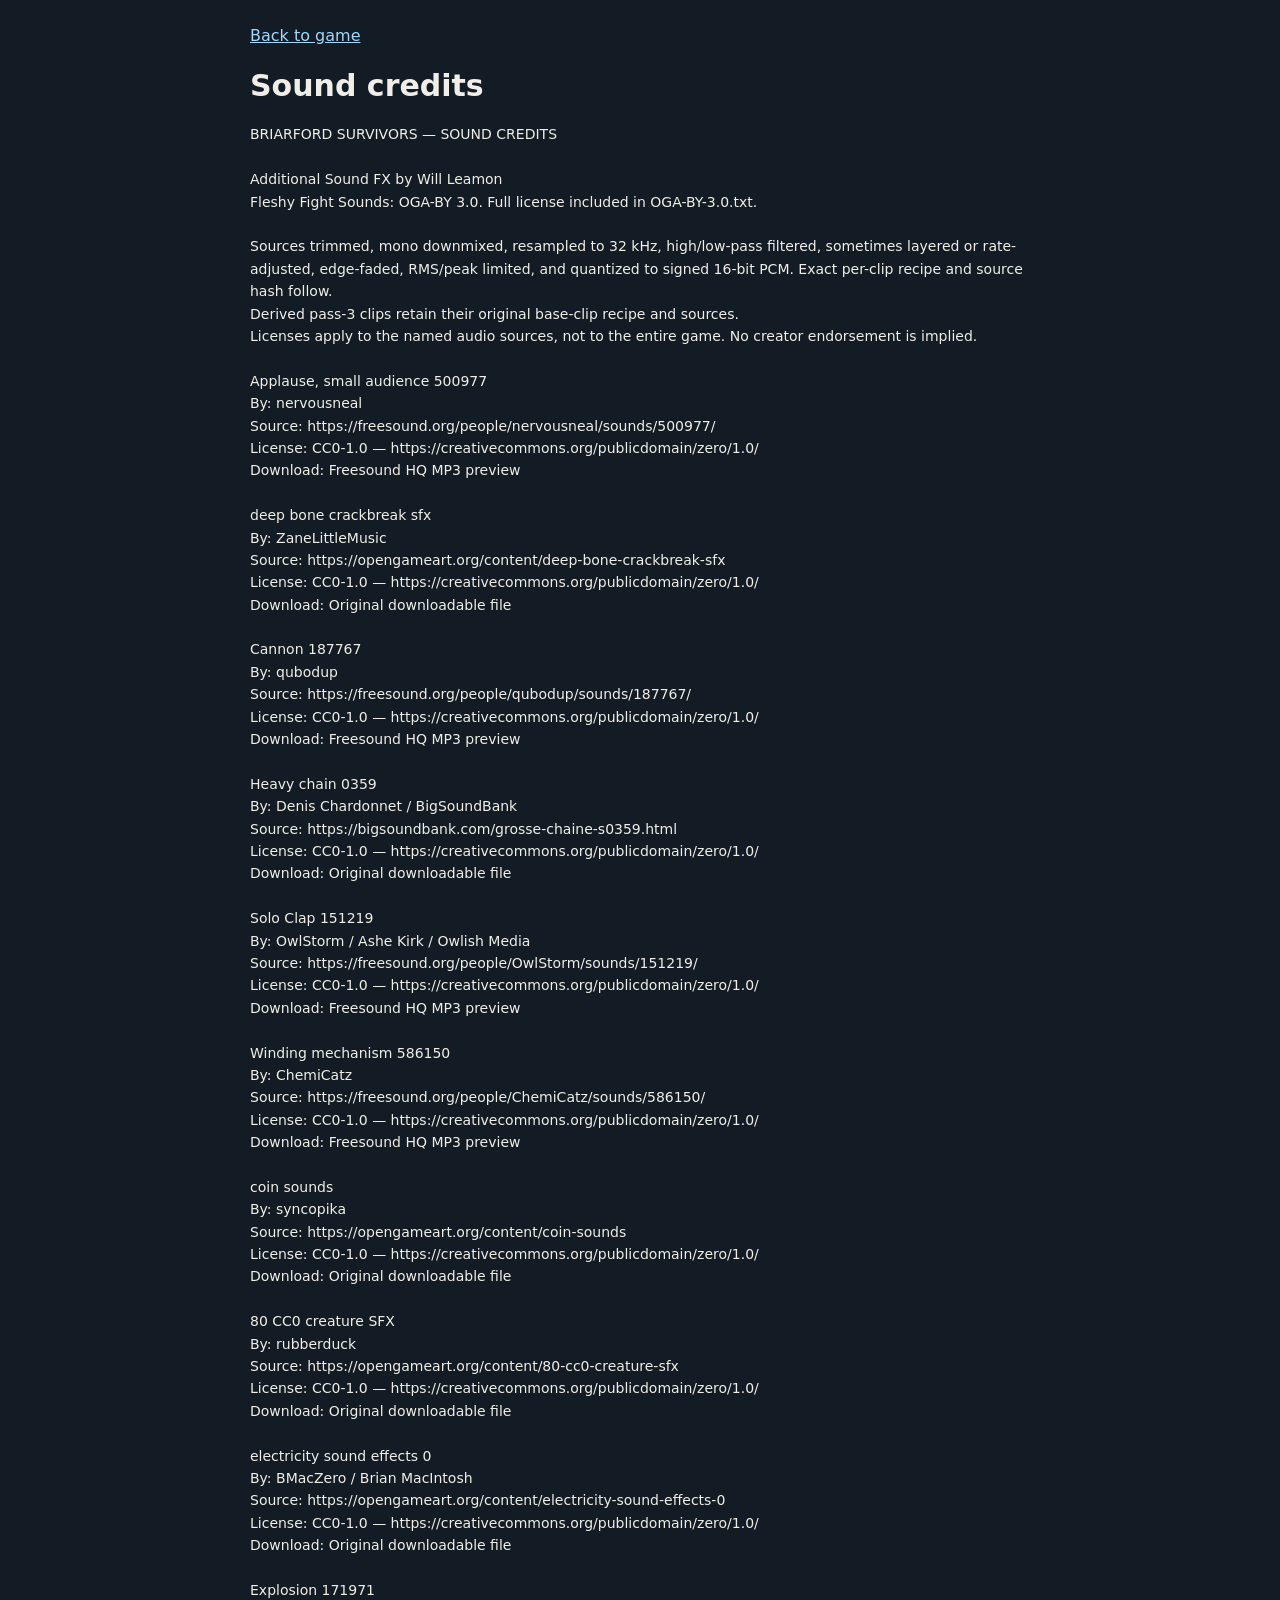
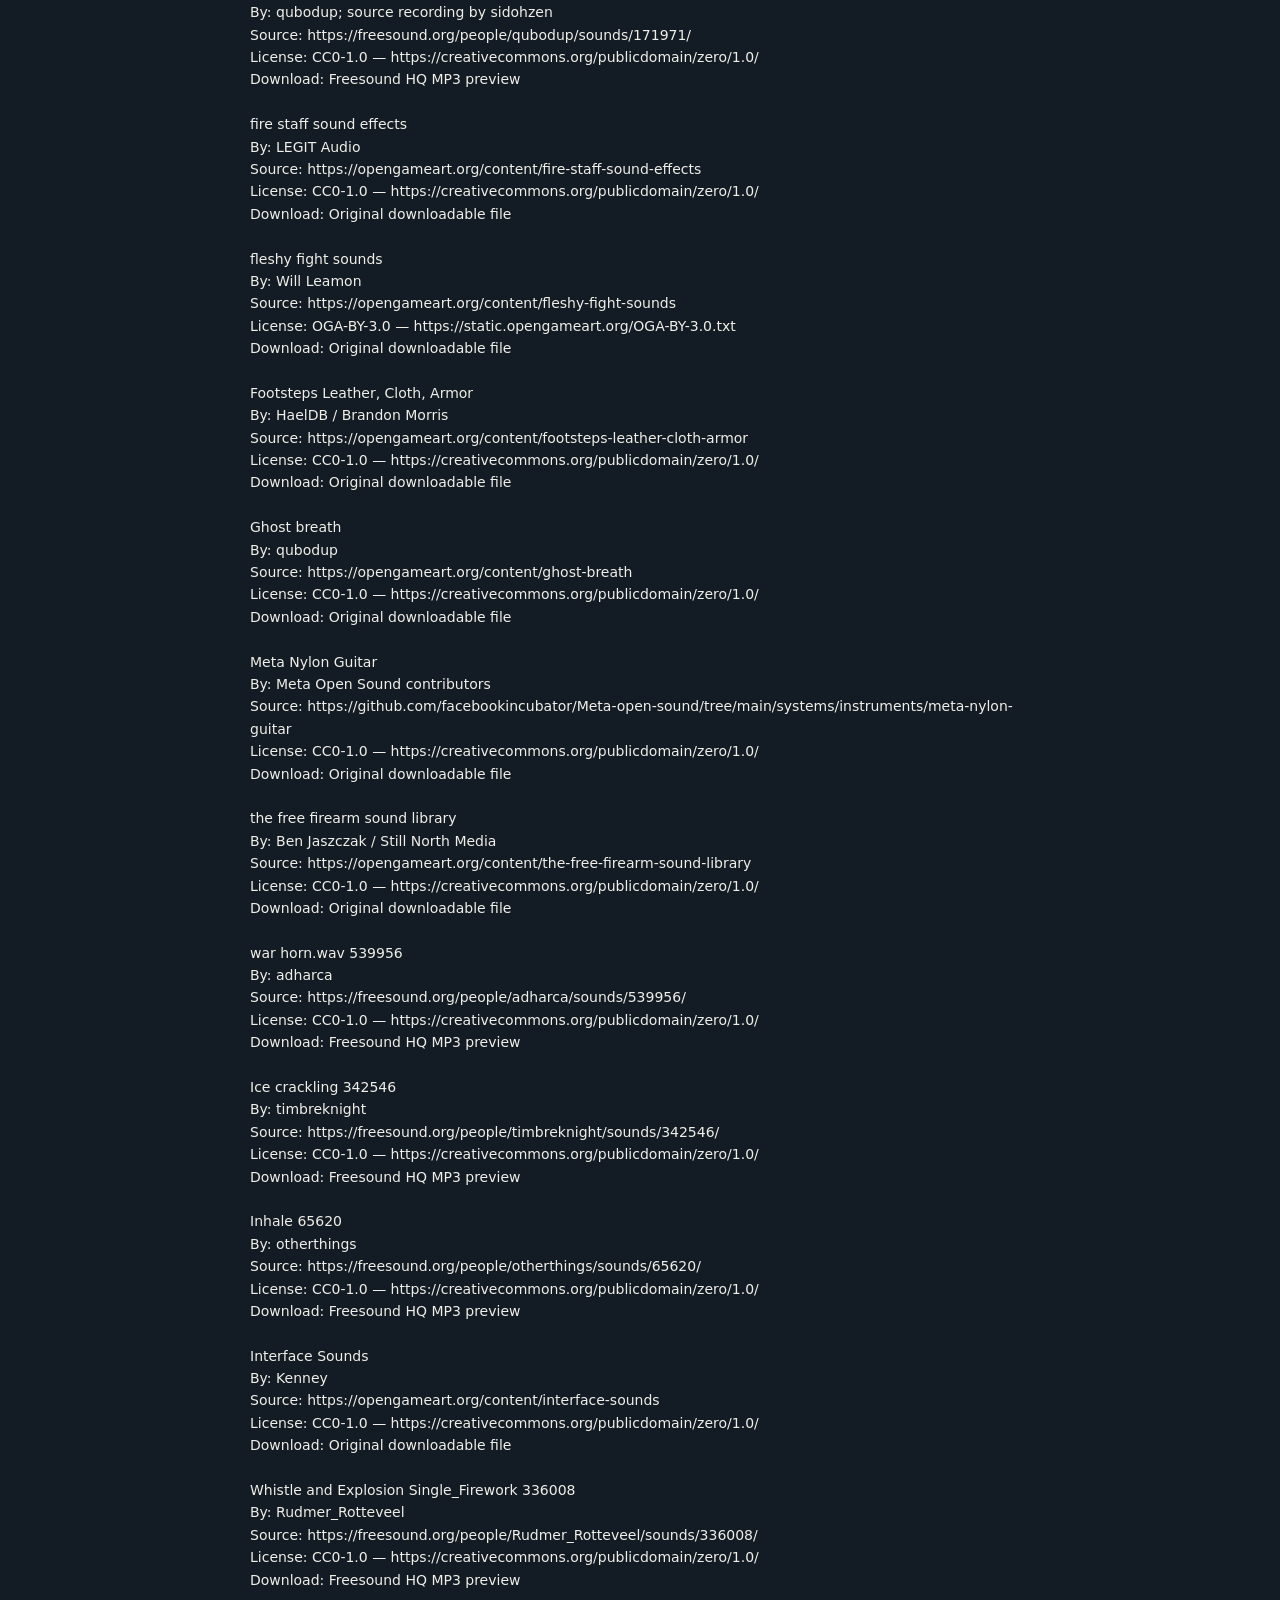
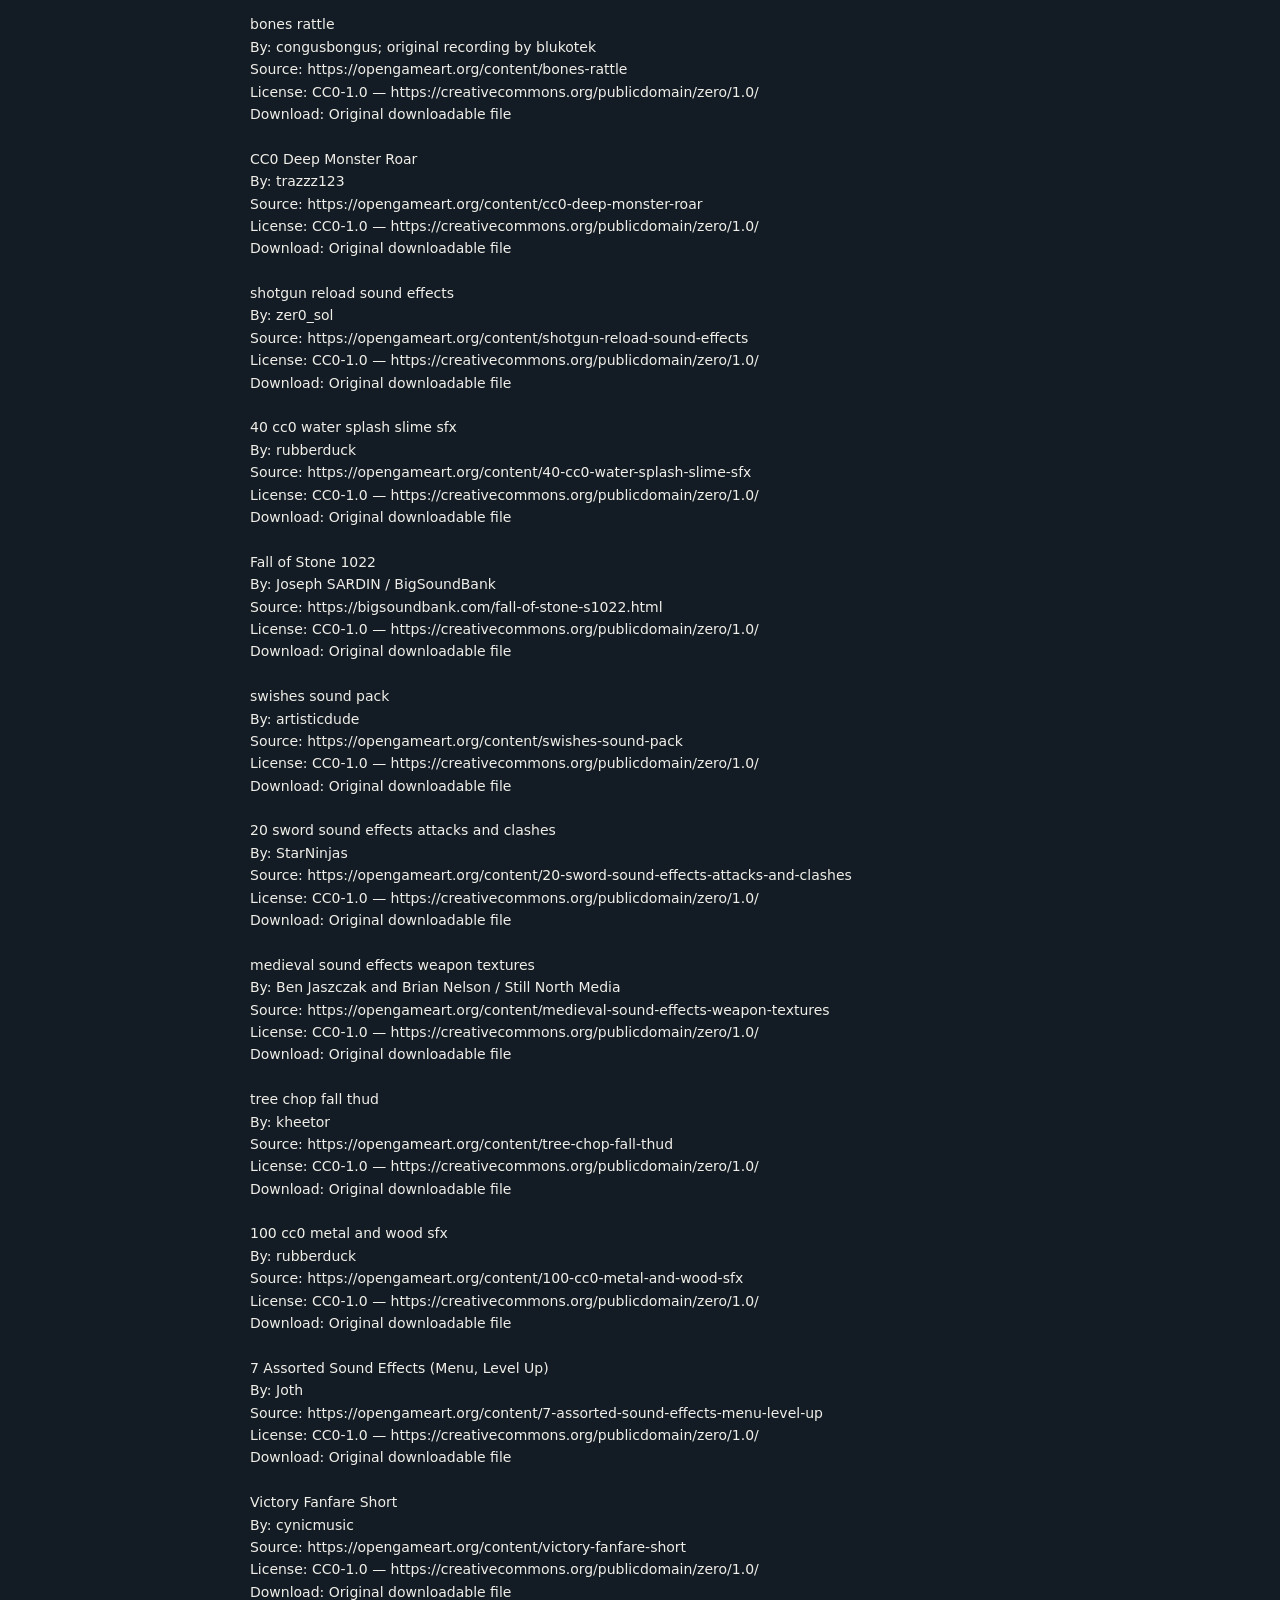
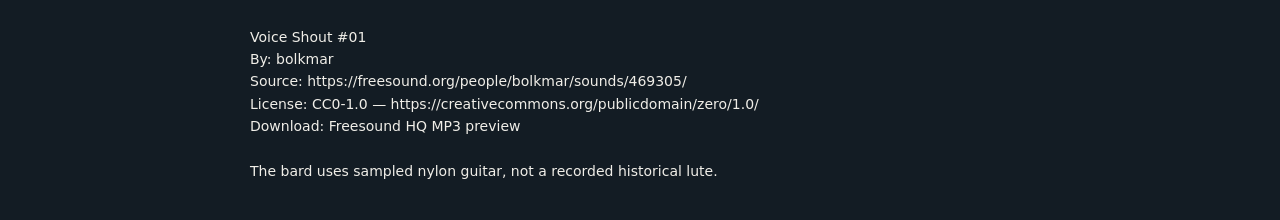
<file: audio-credits.html>
<!doctype html><html lang="en"><meta charset="utf-8"><meta name="viewport" content="width=device-width,initial-scale=1"><title>Sound credits</title><style>body{margin:0;background:#131c24;color:#f0eee8;font:16px/1.55 system-ui,sans-serif}main{max-width:780px;margin:auto;padding:24px}h1{font-size:30px;line-height:1.15}h2{font-size:21px}article{background:#1e2c38;border:1px solid #435666;border-radius:10px;padding:18px;margin:16px 0}p{margin:8px 0}audio{display:block;width:100%;margin-top:14px}a{color:#a2d8f9}pre{white-space:pre-wrap;overflow-wrap:anywhere;font:14px/1.6 system-ui}small{color:#b4c0c9}summary{cursor:pointer}button{font:inherit;padding:10px 16px;background:#30495b;color:white;border:1px solid #7491a4;border-radius:6px;min-height:44px}</style><main><a href="index.html">Back to game</a><h1>Sound credits</h1><pre>BRIARFORD SURVIVORS — SOUND CREDITS

Additional Sound FX by Will Leamon
Fleshy Fight Sounds: OGA-BY 3.0. Full license included in OGA-BY-3.0.txt.

Sources trimmed, mono downmixed, resampled to 32 kHz, high/low-pass filtered, sometimes layered or rate-adjusted, edge-faded, RMS/peak limited, and quantized to signed 16-bit PCM. Exact per-clip recipe and source hash follow.
Derived pass-3 clips retain their original base-clip recipe and sources.
Licenses apply to the named audio sources, not to the entire game. No creator endorsement is implied.

Applause, small audience 500977
By: nervousneal
Source: https://freesound.org/people/nervousneal/sounds/500977/
License: CC0-1.0 — https://creativecommons.org/publicdomain/zero/1.0/
Download: Freesound HQ MP3 preview

deep bone crackbreak sfx
By: ZaneLittleMusic
Source: https://opengameart.org/content/deep-bone-crackbreak-sfx
License: CC0-1.0 — https://creativecommons.org/publicdomain/zero/1.0/
Download: Original downloadable file

Cannon 187767
By: qubodup
Source: https://freesound.org/people/qubodup/sounds/187767/
License: CC0-1.0 — https://creativecommons.org/publicdomain/zero/1.0/
Download: Freesound HQ MP3 preview

Heavy chain 0359
By: Denis Chardonnet / BigSoundBank
Source: https://bigsoundbank.com/grosse-chaine-s0359.html
License: CC0-1.0 — https://creativecommons.org/publicdomain/zero/1.0/
Download: Original downloadable file

Solo Clap 151219
By: OwlStorm / Ashe Kirk / Owlish Media
Source: https://freesound.org/people/OwlStorm/sounds/151219/
License: CC0-1.0 — https://creativecommons.org/publicdomain/zero/1.0/
Download: Freesound HQ MP3 preview

Winding mechanism 586150
By: ChemiCatz
Source: https://freesound.org/people/ChemiCatz/sounds/586150/
License: CC0-1.0 — https://creativecommons.org/publicdomain/zero/1.0/
Download: Freesound HQ MP3 preview

coin sounds
By: syncopika
Source: https://opengameart.org/content/coin-sounds
License: CC0-1.0 — https://creativecommons.org/publicdomain/zero/1.0/
Download: Original downloadable file

80 CC0 creature SFX
By: rubberduck
Source: https://opengameart.org/content/80-cc0-creature-sfx
License: CC0-1.0 — https://creativecommons.org/publicdomain/zero/1.0/
Download: Original downloadable file

electricity sound effects 0
By: BMacZero / Brian MacIntosh
Source: https://opengameart.org/content/electricity-sound-effects-0
License: CC0-1.0 — https://creativecommons.org/publicdomain/zero/1.0/
Download: Original downloadable file

Explosion 171971
By: qubodup; source recording by sidohzen
Source: https://freesound.org/people/qubodup/sounds/171971/
License: CC0-1.0 — https://creativecommons.org/publicdomain/zero/1.0/
Download: Freesound HQ MP3 preview

fire staff sound effects
By: LEGIT Audio
Source: https://opengameart.org/content/fire-staff-sound-effects
License: CC0-1.0 — https://creativecommons.org/publicdomain/zero/1.0/
Download: Original downloadable file

fleshy fight sounds
By: Will Leamon
Source: https://opengameart.org/content/fleshy-fight-sounds
License: OGA-BY-3.0 — https://static.opengameart.org/OGA-BY-3.0.txt
Download: Original downloadable file

Footsteps Leather, Cloth, Armor
By: HaelDB / Brandon Morris
Source: https://opengameart.org/content/footsteps-leather-cloth-armor
License: CC0-1.0 — https://creativecommons.org/publicdomain/zero/1.0/
Download: Original downloadable file

Ghost breath
By: qubodup
Source: https://opengameart.org/content/ghost-breath
License: CC0-1.0 — https://creativecommons.org/publicdomain/zero/1.0/
Download: Original downloadable file

Meta Nylon Guitar
By: Meta Open Sound contributors
Source: https://github.com/facebookincubator/Meta-open-sound/tree/main/systems/instruments/meta-nylon-guitar
License: CC0-1.0 — https://creativecommons.org/publicdomain/zero/1.0/
Download: Original downloadable file

the free firearm sound library
By: Ben Jaszczak / Still North Media
Source: https://opengameart.org/content/the-free-firearm-sound-library
License: CC0-1.0 — https://creativecommons.org/publicdomain/zero/1.0/
Download: Original downloadable file

war horn.wav 539956
By: adharca
Source: https://freesound.org/people/adharca/sounds/539956/
License: CC0-1.0 — https://creativecommons.org/publicdomain/zero/1.0/
Download: Freesound HQ MP3 preview

Ice crackling 342546
By: timbreknight
Source: https://freesound.org/people/timbreknight/sounds/342546/
License: CC0-1.0 — https://creativecommons.org/publicdomain/zero/1.0/
Download: Freesound HQ MP3 preview

Inhale 65620
By: otherthings
Source: https://freesound.org/people/otherthings/sounds/65620/
License: CC0-1.0 — https://creativecommons.org/publicdomain/zero/1.0/
Download: Freesound HQ MP3 preview

Interface Sounds
By: Kenney
Source: https://opengameart.org/content/interface-sounds
License: CC0-1.0 — https://creativecommons.org/publicdomain/zero/1.0/
Download: Original downloadable file

Whistle and Explosion Single_Firework 336008
By: Rudmer_Rotteveel
Source: https://freesound.org/people/Rudmer_Rotteveel/sounds/336008/
License: CC0-1.0 — https://creativecommons.org/publicdomain/zero/1.0/
Download: Freesound HQ MP3 preview

bones rattle
By: congusbongus; original recording by blukotek
Source: https://opengameart.org/content/bones-rattle
License: CC0-1.0 — https://creativecommons.org/publicdomain/zero/1.0/
Download: Original downloadable file

CC0 Deep Monster Roar
By: trazzz123
Source: https://opengameart.org/content/cc0-deep-monster-roar
License: CC0-1.0 — https://creativecommons.org/publicdomain/zero/1.0/
Download: Original downloadable file

shotgun reload sound effects
By: zer0_sol
Source: https://opengameart.org/content/shotgun-reload-sound-effects
License: CC0-1.0 — https://creativecommons.org/publicdomain/zero/1.0/
Download: Original downloadable file

40 cc0 water splash slime sfx
By: rubberduck
Source: https://opengameart.org/content/40-cc0-water-splash-slime-sfx
License: CC0-1.0 — https://creativecommons.org/publicdomain/zero/1.0/
Download: Original downloadable file

Fall of Stone 1022
By: Joseph SARDIN / BigSoundBank
Source: https://bigsoundbank.com/fall-of-stone-s1022.html
License: CC0-1.0 — https://creativecommons.org/publicdomain/zero/1.0/
Download: Original downloadable file

swishes sound pack
By: artisticdude
Source: https://opengameart.org/content/swishes-sound-pack
License: CC0-1.0 — https://creativecommons.org/publicdomain/zero/1.0/
Download: Original downloadable file

20 sword sound effects attacks and clashes
By: StarNinjas
Source: https://opengameart.org/content/20-sword-sound-effects-attacks-and-clashes
License: CC0-1.0 — https://creativecommons.org/publicdomain/zero/1.0/
Download: Original downloadable file

medieval sound effects weapon textures
By: Ben Jaszczak and Brian Nelson / Still North Media
Source: https://opengameart.org/content/medieval-sound-effects-weapon-textures
License: CC0-1.0 — https://creativecommons.org/publicdomain/zero/1.0/
Download: Original downloadable file

tree chop fall thud
By: kheetor
Source: https://opengameart.org/content/tree-chop-fall-thud
License: CC0-1.0 — https://creativecommons.org/publicdomain/zero/1.0/
Download: Original downloadable file

100 cc0 metal and wood sfx
By: rubberduck
Source: https://opengameart.org/content/100-cc0-metal-and-wood-sfx
License: CC0-1.0 — https://creativecommons.org/publicdomain/zero/1.0/
Download: Original downloadable file

7 Assorted Sound Effects (Menu, Level Up)
By: Joth
Source: https://opengameart.org/content/7-assorted-sound-effects-menu-level-up
License: CC0-1.0 — https://creativecommons.org/publicdomain/zero/1.0/
Download: Original downloadable file

Victory Fanfare Short
By: cynicmusic
Source: https://opengameart.org/content/victory-fanfare-short
License: CC0-1.0 — https://creativecommons.org/publicdomain/zero/1.0/
Download: Original downloadable file

Voice Shout #01
By: bolkmar
Source: https://freesound.org/people/bolkmar/sounds/469305/
License: CC0-1.0 — https://creativecommons.org/publicdomain/zero/1.0/
Download: Freesound HQ MP3 preview

The bard uses sampled nylon guitar, not a recorded historical lute.
</pre></main></html>
</file>
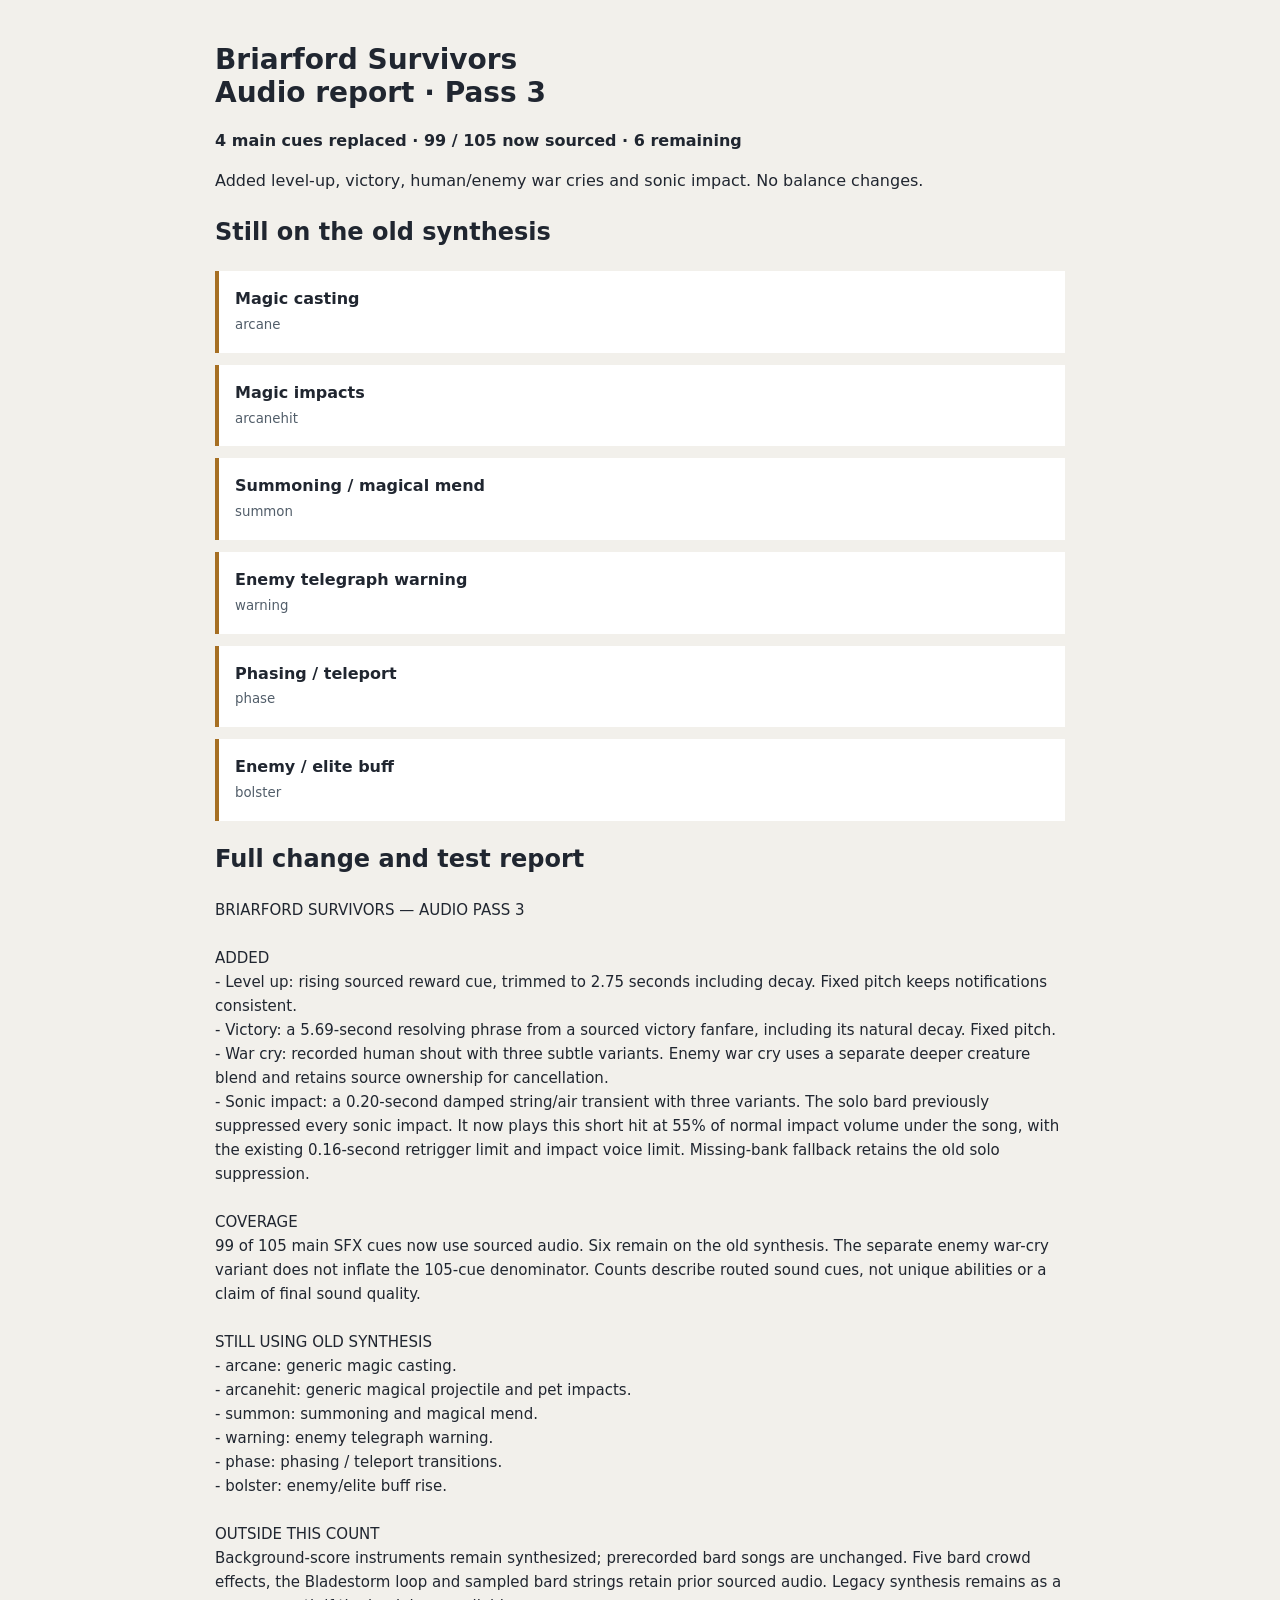
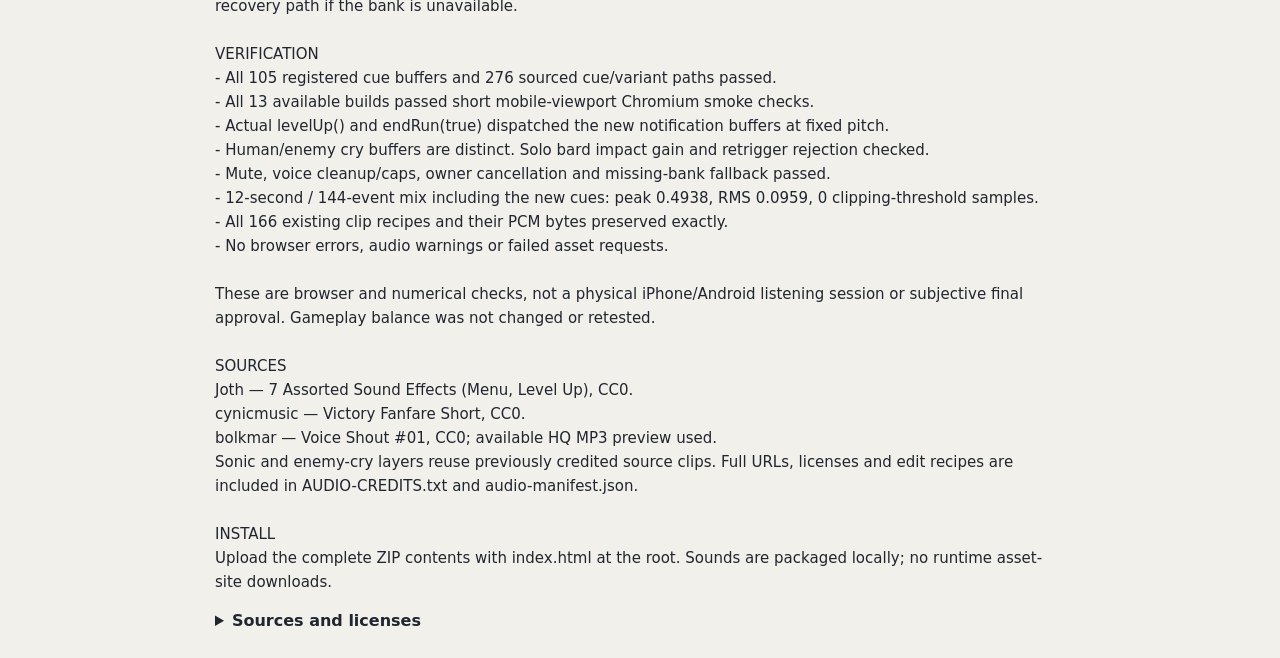
<file: audio-report.html>
<!doctype html><html lang="en"><meta charset="utf-8"><meta name="viewport" content="width=device-width,initial-scale=1"><title>Briarford Audio Report 3</title><style>body{margin:0;background:#f2f0eb;color:#202630;font:16px/1.55 system-ui}main{max-width:850px;margin:auto;padding:24px}h1{font-size:28px;line-height:1.2}article{background:white;border-left:4px solid #a66f23;padding:16px;margin:12px 0}pre{white-space:pre-wrap;overflow-wrap:anywhere;font:15px/1.6 system-ui}summary{cursor:pointer;font-weight:bold}small{color:#525e6a}</style><main><h1>Briarford Survivors<br>Audio report · Pass 3</h1><p><b>4 main cues replaced · 99 / 105 now sourced · 6 remaining</b></p><p>Added level-up, victory, human/enemy war cries and sonic impact. No balance changes.</p><h2>Still on the old synthesis</h2><article><b>Magic casting</b><br><small>arcane</small></article><article><b>Magic impacts</b><br><small>arcanehit</small></article><article><b>Summoning / magical mend</b><br><small>summon</small></article><article><b>Enemy telegraph warning</b><br><small>warning</small></article><article><b>Phasing / teleport</b><br><small>phase</small></article><article><b>Enemy / elite buff</b><br><small>bolster</small></article><h2>Full change and test report</h2><pre>BRIARFORD SURVIVORS — AUDIO PASS 3

ADDED
- Level up: rising sourced reward cue, trimmed to 2.75 seconds including decay. Fixed pitch keeps notifications consistent.
- Victory: a 5.69-second resolving phrase from a sourced victory fanfare, including its natural decay. Fixed pitch.
- War cry: recorded human shout with three subtle variants. Enemy war cry uses a separate deeper creature blend and retains source ownership for cancellation.
- Sonic impact: a 0.20-second damped string/air transient with three variants. The solo bard previously suppressed every sonic impact. It now plays this short hit at 55% of normal impact volume under the song, with the existing 0.16-second retrigger limit and impact voice limit. Missing-bank fallback retains the old solo suppression.

COVERAGE
99 of 105 main SFX cues now use sourced audio. Six remain on the old synthesis. The separate enemy war-cry variant does not inflate the 105-cue denominator. Counts describe routed sound cues, not unique abilities or a claim of final sound quality.

STILL USING OLD SYNTHESIS
- arcane: generic magic casting.
- arcanehit: generic magical projectile and pet impacts.
- summon: summoning and magical mend.
- warning: enemy telegraph warning.
- phase: phasing / teleport transitions.
- bolster: enemy/elite buff rise.

OUTSIDE THIS COUNT
Background-score instruments remain synthesized; prerecorded bard songs are unchanged. Five bard crowd effects, the Bladestorm loop and sampled bard strings retain prior sourced audio. Legacy synthesis remains as a recovery path if the bank is unavailable.

VERIFICATION
- All 105 registered cue buffers and 276 sourced cue/variant paths passed.
- All 13 available builds passed short mobile-viewport Chromium smoke checks.
- Actual levelUp() and endRun(true) dispatched the new notification buffers at fixed pitch.
- Human/enemy cry buffers are distinct. Solo bard impact gain and retrigger rejection checked.
- Mute, voice cleanup/caps, owner cancellation and missing-bank fallback passed.
- 12-second / 144-event mix including the new cues: peak 0.4938, RMS 0.0959, 0 clipping-threshold samples.
- All 166 existing clip recipes and their PCM bytes preserved exactly.
- No browser errors, audio warnings or failed asset requests.

These are browser and numerical checks, not a physical iPhone/Android listening session or subjective final approval. Gameplay balance was not changed or retested.

SOURCES
Joth — 7 Assorted Sound Effects (Menu, Level Up), CC0.
cynicmusic — Victory Fanfare Short, CC0.
bolkmar — Voice Shout #01, CC0; available HQ MP3 preview used.
Sonic and enemy-cry layers reuse previously credited source clips. Full URLs, licenses and edit recipes are included in AUDIO-CREDITS.txt and audio-manifest.json.

INSTALL
Upload the complete ZIP contents with index.html at the root. Sounds are packaged locally; no runtime asset-site downloads.
</pre><details><summary>Sources and licenses</summary><pre>BRIARFORD SURVIVORS — SOUND CREDITS

Additional Sound FX by Will Leamon
Fleshy Fight Sounds: OGA-BY 3.0. Full license included in OGA-BY-3.0.txt.

Sources trimmed, mono downmixed, resampled to 32 kHz, high/low-pass filtered, sometimes layered or rate-adjusted, edge-faded, RMS/peak limited, and quantized to signed 16-bit PCM. Exact per-clip recipe and source hash follow.
Derived pass-3 clips retain their original base-clip recipe and sources.
Licenses apply to the named audio sources, not to the entire game. No creator endorsement is implied.

Applause, small audience 500977
By: nervousneal
Source: https://freesound.org/people/nervousneal/sounds/500977/
License: CC0-1.0 — https://creativecommons.org/publicdomain/zero/1.0/
Download: Freesound HQ MP3 preview

deep bone crackbreak sfx
By: ZaneLittleMusic
Source: https://opengameart.org/content/deep-bone-crackbreak-sfx
License: CC0-1.0 — https://creativecommons.org/publicdomain/zero/1.0/
Download: Original downloadable file

Cannon 187767
By: qubodup
Source: https://freesound.org/people/qubodup/sounds/187767/
License: CC0-1.0 — https://creativecommons.org/publicdomain/zero/1.0/
Download: Freesound HQ MP3 preview

Heavy chain 0359
By: Denis Chardonnet / BigSoundBank
Source: https://bigsoundbank.com/grosse-chaine-s0359.html
License: CC0-1.0 — https://creativecommons.org/publicdomain/zero/1.0/
Download: Original downloadable file

Solo Clap 151219
By: OwlStorm / Ashe Kirk / Owlish Media
Source: https://freesound.org/people/OwlStorm/sounds/151219/
License: CC0-1.0 — https://creativecommons.org/publicdomain/zero/1.0/
Download: Freesound HQ MP3 preview

Winding mechanism 586150
By: ChemiCatz
Source: https://freesound.org/people/ChemiCatz/sounds/586150/
License: CC0-1.0 — https://creativecommons.org/publicdomain/zero/1.0/
Download: Freesound HQ MP3 preview

coin sounds
By: syncopika
Source: https://opengameart.org/content/coin-sounds
License: CC0-1.0 — https://creativecommons.org/publicdomain/zero/1.0/
Download: Original downloadable file

80 CC0 creature SFX
By: rubberduck
Source: https://opengameart.org/content/80-cc0-creature-sfx
License: CC0-1.0 — https://creativecommons.org/publicdomain/zero/1.0/
Download: Original downloadable file

electricity sound effects 0
By: BMacZero / Brian MacIntosh
Source: https://opengameart.org/content/electricity-sound-effects-0
License: CC0-1.0 — https://creativecommons.org/publicdomain/zero/1.0/
Download: Original downloadable file

Explosion 171971
By: qubodup; source recording by sidohzen
Source: https://freesound.org/people/qubodup/sounds/171971/
License: CC0-1.0 — https://creativecommons.org/publicdomain/zero/1.0/
Download: Freesound HQ MP3 preview

fire staff sound effects
By: LEGIT Audio
Source: https://opengameart.org/content/fire-staff-sound-effects
License: CC0-1.0 — https://creativecommons.org/publicdomain/zero/1.0/
Download: Original downloadable file

fleshy fight sounds
By: Will Leamon
Source: https://opengameart.org/content/fleshy-fight-sounds
License: OGA-BY-3.0 — https://static.opengameart.org/OGA-BY-3.0.txt
Download: Original downloadable file

Footsteps Leather, Cloth, Armor
By: HaelDB / Brandon Morris
Source: https://opengameart.org/content/footsteps-leather-cloth-armor
License: CC0-1.0 — https://creativecommons.org/publicdomain/zero/1.0/
Download: Original downloadable file

Ghost breath
By: qubodup
Source: https://opengameart.org/content/ghost-breath
License: CC0-1.0 — https://creativecommons.org/publicdomain/zero/1.0/
Download: Original downloadable file

Meta Nylon Guitar
By: Meta Open Sound contributors
Source: https://github.com/facebookincubator/Meta-open-sound/tree/main/systems/instruments/meta-nylon-guitar
License: CC0-1.0 — https://creativecommons.org/publicdomain/zero/1.0/
Download: Original downloadable file

the free firearm sound library
By: Ben Jaszczak / Still North Media
Source: https://opengameart.org/content/the-free-firearm-sound-library
License: CC0-1.0 — https://creativecommons.org/publicdomain/zero/1.0/
Download: Original downloadable file

war horn.wav 539956
By: adharca
Source: https://freesound.org/people/adharca/sounds/539956/
License: CC0-1.0 — https://creativecommons.org/publicdomain/zero/1.0/
Download: Freesound HQ MP3 preview

Ice crackling 342546
By: timbreknight
Source: https://freesound.org/people/timbreknight/sounds/342546/
License: CC0-1.0 — https://creativecommons.org/publicdomain/zero/1.0/
Download: Freesound HQ MP3 preview

Inhale 65620
By: otherthings
Source: https://freesound.org/people/otherthings/sounds/65620/
License: CC0-1.0 — https://creativecommons.org/publicdomain/zero/1.0/
Download: Freesound HQ MP3 preview

Interface Sounds
By: Kenney
Source: https://opengameart.org/content/interface-sounds
License: CC0-1.0 — https://creativecommons.org/publicdomain/zero/1.0/
Download: Original downloadable file

Whistle and Explosion Single_Firework 336008
By: Rudmer_Rotteveel
Source: https://freesound.org/people/Rudmer_Rotteveel/sounds/336008/
License: CC0-1.0 — https://creativecommons.org/publicdomain/zero/1.0/
Download: Freesound HQ MP3 preview

bones rattle
By: congusbongus; original recording by blukotek
Source: https://opengameart.org/content/bones-rattle
License: CC0-1.0 — https://creativecommons.org/publicdomain/zero/1.0/
Download: Original downloadable file

CC0 Deep Monster Roar
By: trazzz123
Source: https://opengameart.org/content/cc0-deep-monster-roar
License: CC0-1.0 — https://creativecommons.org/publicdomain/zero/1.0/
Download: Original downloadable file

shotgun reload sound effects
By: zer0_sol
Source: https://opengameart.org/content/shotgun-reload-sound-effects
License: CC0-1.0 — https://creativecommons.org/publicdomain/zero/1.0/
Download: Original downloadable file

40 cc0 water splash slime sfx
By: rubberduck
Source: https://opengameart.org/content/40-cc0-water-splash-slime-sfx
License: CC0-1.0 — https://creativecommons.org/publicdomain/zero/1.0/
Download: Original downloadable file

Fall of Stone 1022
By: Joseph SARDIN / BigSoundBank
Source: https://bigsoundbank.com/fall-of-stone-s1022.html
License: CC0-1.0 — https://creativecommons.org/publicdomain/zero/1.0/
Download: Original downloadable file

swishes sound pack
By: artisticdude
Source: https://opengameart.org/content/swishes-sound-pack
License: CC0-1.0 — https://creativecommons.org/publicdomain/zero/1.0/
Download: Original downloadable file

20 sword sound effects attacks and clashes
By: StarNinjas
Source: https://opengameart.org/content/20-sword-sound-effects-attacks-and-clashes
License: CC0-1.0 — https://creativecommons.org/publicdomain/zero/1.0/
Download: Original downloadable file

medieval sound effects weapon textures
By: Ben Jaszczak and Brian Nelson / Still North Media
Source: https://opengameart.org/content/medieval-sound-effects-weapon-textures
License: CC0-1.0 — https://creativecommons.org/publicdomain/zero/1.0/
Download: Original downloadable file

tree chop fall thud
By: kheetor
Source: https://opengameart.org/content/tree-chop-fall-thud
License: CC0-1.0 — https://creativecommons.org/publicdomain/zero/1.0/
Download: Original downloadable file

100 cc0 metal and wood sfx
By: rubberduck
Source: https://opengameart.org/content/100-cc0-metal-and-wood-sfx
License: CC0-1.0 — https://creativecommons.org/publicdomain/zero/1.0/
Download: Original downloadable file

7 Assorted Sound Effects (Menu, Level Up)
By: Joth
Source: https://opengameart.org/content/7-assorted-sound-effects-menu-level-up
License: CC0-1.0 — https://creativecommons.org/publicdomain/zero/1.0/
Download: Original downloadable file

Victory Fanfare Short
By: cynicmusic
Source: https://opengameart.org/content/victory-fanfare-short
License: CC0-1.0 — https://creativecommons.org/publicdomain/zero/1.0/
Download: Original downloadable file

Voice Shout #01
By: bolkmar
Source: https://freesound.org/people/bolkmar/sounds/469305/
License: CC0-1.0 — https://creativecommons.org/publicdomain/zero/1.0/
Download: Freesound HQ MP3 preview

The bard uses sampled nylon guitar, not a recorded historical lute.
</pre></details></main></html>
</file>
<file: combat-hud.css>
/* Combat UI: compact inked panels, readable type, unobstructed center. */
:root{--hud-ink:#061326;--hud-paper:#f7fbff;--hud-panel:#0a3258;--hud-gold:#ffd447;--hud-top:calc(12px + env(safe-area-inset-top,0px));--hud-row:calc(76px + env(safe-area-inset-top,0px))}
#hud,#mobileCombat{font-family:Arial,sans-serif}
#xptop .bar{height:7px!important;background:#061326!important;border-bottom:1px solid #061326!important}
#xptop .bar i{background:linear-gradient(90deg,#148bd1,#69e2ee)!important}
body.touch #status,#status{top:var(--hud-top)!important;left:calc(12px + env(safe-area-inset-left,0px))!important;width:166px!important;padding:7px 9px!important;box-sizing:border-box;border:2px solid var(--hud-ink)!important;border-image:none!important;border-radius:6px!important;background:var(--hud-panel)!important;box-shadow:0 3px 0 var(--hud-ink)!important;pointer-events:none;color:var(--hud-paper)}
#status .name{display:block!important;height:0;margin:0!important}#pcls,#pname{display:none!important}
#status #plevel{position:absolute!important;left:7px!important;top:5px!important;margin:0;padding:3px 5px;background:var(--hud-gold);border:1px solid var(--hud-ink);border-radius:3px;font:800 13px/16px Arial,sans-serif!important;color:var(--hud-ink)!important;text-shadow:none;white-space:nowrap}
#status .lbl{display:flex!important;justify-content:flex-end;font:800 14px/22px Arial,sans-serif!important;margin:0 0 5px!important;color:#fff!important;letter-spacing:0;text-shadow:none;white-space:nowrap}
#status .lbl>span:first-child{display:none!important}#status .bar{height:10px!important;margin:0!important;border:1px solid #061326!important;border-radius:3px;background:#061326!important;overflow:hidden}
#status .bar i{background:linear-gradient(180deg,#ff887b 0 22%,#ed514f 22% 76%,#c62f40 76%)!important;box-shadow:none!important}
#status[data-low-health=yes]{border-color:#ff8c79!important}#status[data-low-health=yes] #hptext{color:#ffc9bb!important}
#hud .top{top:var(--hud-top)!important;left:50%!important;right:auto!important;transform:translateX(-50%);display:flex;gap:10px;align-items:center;padding:5px 10px!important;background:var(--hud-panel)!important;border:2px solid var(--hud-ink)!important;border-radius:6px;box-shadow:0 3px 0 var(--hud-ink);width:max-content!important;max-width:220px;box-sizing:border-box}
#hud #timer{font:400 28px/32px BriarComic,Impact,sans-serif!important;color:white;text-shadow:1px 2px var(--hud-ink);letter-spacing:.5px;min-width:66px;text-align:center}
#hud .stats{font:700 12px/17px Arial,sans-serif!important;gap:0!important;opacity:1!important;color:#dceeff;text-shadow:none}
#hud .stats b{color:#ffdf66;font-size:13px;min-width:28px}#hud .stats div::before{display:none!important}
#pausebtn{top:var(--hud-top)!important;right:calc(12px + env(safe-area-inset-right,0px))!important;width:58px!important;min-height:44px!important;border:2px solid var(--hud-ink)!important;border-radius:6px!important;background:#155b94!important;box-shadow:0 3px var(--hud-ink)!important;color:white!important;font:400 19px/1 BriarComic,Impact,sans-serif!important;text-shadow:0 1px var(--hud-ink)}
#mobileMode{top:var(--hud-top)!important;right:calc(78px + env(safe-area-inset-right,0px))!important;font-size:12px!important}
#bossbar{top:var(--hud-row)!important;left:50%!important;transform:translateX(-50%)!important;width:min(340px,calc(100vw - 32px))!important;max-width:none!important;box-sizing:border-box;padding:7px 10px!important;border:2px solid var(--hud-ink)!important;border-top:3px solid #ff8772!important;border-radius:6px!important;background:#102d4e!important;box-shadow:0 3px var(--hud-ink)!important;text-align:left;z-index:24}
#bossname{display:block!important;font:400 20px/22px BriarComic,Impact,sans-serif!important;color:#fff4df!important;letter-spacing:.3px!important;text-shadow:0 2px var(--hud-ink);margin:0!important}
#bossvalue{float:none;display:block;margin:2px 0 4px;font:700 12px/14px Arial,sans-serif;color:#e3edfa;text-align:right}
#bossbar .bar{height:8px!important;margin:0!important;background:#061326!important;border-radius:2px!important}
#bossintent{font:700 13px/17px Arial,sans-serif!important;color:#ffe07a!important;margin-top:4px!important;min-height:0!important}#bossintent:empty{display:none}
#twinBossRow{margin-top:5px!important;padding-top:4px!important;border-top:1px solid #597b9d}
#twinBossRow b{font:400 17px/20px BriarComic,Impact,sans-serif!important;color:#fff4df}#twinBossRow span{font:700 11px/14px Arial,sans-serif!important}#twinBossRow>div:first-child{display:flex;gap:6px;align-items:center;justify-content:space-between}
#endlessEventHud{top:var(--hud-row)!important;left:50%!important;transform:translateX(-50%)!important;width:360px!important;max-width:calc(100vw - 32px)!important;padding:7px 10px 8px!important;border:2px solid var(--hud-ink)!important;border-top:3px solid var(--event-color,#ffdb59)!important;border-radius:6px!important;background:#0a3258!important;box-shadow:0 3px 0 var(--hud-ink)!important;text-align:left!important;font:700 14px/18px Arial,sans-serif!important;color:white!important;pointer-events:none}
#endlessEventHud .eventHeader{display:flex;align-items:center;justify-content:space-between;gap:8px}
#endlessEventHud .eventTitle{display:block;margin:0;font:400 21px/23px BriarComic,Impact,sans-serif!important;color:#fff4d3!important;letter-spacing:.3px!important;text-shadow:0 2px var(--hud-ink)}
#endlessEventHud .eventTime{display:block;flex:none;padding:2px 6px;border:1px solid var(--hud-ink);border-radius:3px;background:#ffda4f;color:#101c2a;font:800 13px/17px Arial,sans-serif!important;font-variant-numeric:tabular-nums;margin:0!important}
#endlessEventHud .eventProgress{display:block;margin:3px 0 0!important;color:#b8e8ff;font:800 12px/16px Arial,sans-serif!important}
#endlessEventHud .eventHint{display:block;margin:3px 0 0!important;color:#fff;font:600 14px/18px Arial,sans-serif!important}
#endlessEventHud[data-urgent=yes] .eventTime{background:#ff957e;color:#111b2a}
body.hud-dual #bossbar{left:calc(50% - 6px)!important;transform:translateX(-100%)!important;width:min(300px,calc(50vw - 22px))!important}
body.hud-dual #endlessEventHud{left:calc(50% + 6px)!important;transform:none!important;width:min(340px,calc(50vw - 22px))!important}
#banner,#banner.boss-below,#banner.event-below{top:var(--hud-notice-top,var(--hud-row))!important;max-width:min(440px,calc(100vw - 32px))!important;padding:7px 12px 9px!important;border:2px solid var(--hud-ink)!important;border-left:5px solid #ffdb59!important;border-radius:5px!important;background:#0a3258!important;box-shadow:0 3px var(--hud-ink)!important;color:white!important;font:700 14px/19px Arial,sans-serif!important;text-align:left!important;z-index:25}
#banner small{display:block!important;color:#ffdf70!important;font:400 18px/20px BriarComic,Impact,sans-serif!important;letter-spacing:.4px!important;margin:0 0 2px!important}
#banner span{font:700 14px/19px Arial,sans-serif!important;color:#fff!important}#banner::after{display:block!important;background:#ffdb59!important;height:3px!important}
#banner[data-kind=boss]{border-left-color:#ff967b!important}#banner[data-kind=victory]{border-left-color:#86e8bd!important}
#mobileActions b{font:800 13px/16px Arial,sans-serif!important;color:white!important;text-shadow:0 1px 2px #061326}
#mobileActions small{font:800 12px/15px Arial,sans-serif!important;color:white!important;background:#0b3156!important;border:2px solid #061326!important;box-shadow:0 2px #061326;padding:3px 6px!important;max-width:150px;white-space:normal!important;width:max-content;text-align:center}
#mobileActions button[data-state=active] small{color:#ffe080!important}#mobileActions button[data-state=cooldown] b{color:#e0e8f1!important}
@media(max-height:430px){:root{--hud-row:calc(70px + env(safe-area-inset-top,0px))}#endlessEventHud .eventTitle,#bossname{font-size:19px!important;line-height:21px!important}#endlessEventHud .eventHint{font-size:13px!important;line-height:17px!important}#endlessEventHud,#bossbar{padding:6px 9px!important}#banner small{font-size:17px!important}#banner span{font-size:13px!important;line-height:17px!important}}
@media(max-width:720px){body.touch #status,#status{width:148px!important}#status .lbl{font-size:13px!important}#status #plevel{font-size:12px!important}#hud .top{gap:5px;padding:4px 7px!important}#hud #timer{font-size:25px!important;min-width:58px}#hud .stats{font-size:11px!important}#hud .stats b{font-size:12px}#mobileActions b{font-size:12px!important}}
@media(prefers-reduced-motion:reduce){#banner{transition:none!important}}
#mobileMode{border:2px solid var(--hud-ink)!important;background:#104779!important;color:#fff!important;box-shadow:0 3px var(--hud-ink)!important;border-radius:6px!important;font:700 12px/16px Arial,sans-serif!important}
@media(max-width:720px){body.touch #status,#status{width:166px!important}}

#mobileActions small{top:auto!important;bottom:calc(100% - 6px)!important;white-space:pre-line!important;max-width:140px!important}

/* XP belongs to the player card; event copy uses the freed horizontal space. */
:root{--hud-top:calc(8px + env(safe-area-inset-top,0px));--hud-row:calc(104px + env(safe-area-inset-top,0px))}
#status #xptop{position:relative!important;inset:auto!important;transform:none!important;width:100%!important;height:auto!important;margin:5px 0 0!important;padding:0!important;display:block!important;z-index:auto}
#xptext{display:block;font:700 11px/14px Arial,sans-serif;color:#bcecff;white-space:nowrap;margin:0 0 2px}
#status #xptop .bar{position:relative!important;inset:auto!important;height:6px!important;width:100%!important;border:0!important;margin:0!important;box-shadow:none!important;border-radius:2px!important;background:#061326!important}
#status #xptop .bar i{height:100%;box-shadow:none!important;background:linear-gradient(90deg,#148bd1,#69e2ee)!important}
#xptop[data-ready=true] #xptext{color:#ffdf70}
#status #xptop[data-ready=true] .bar i{background:#ffda4f!important}
#endlessEventHud{width:560px!important}
#banner,#banner.boss-below,#banner.event-below{max-width:min(560px,calc(100vw - 32px))!important}
@media(max-height:430px){:root{--hud-row:calc(100px + env(safe-area-inset-top,0px))}}
/* Illustrated automatic event powers: same navy, cream and yellow comic palette. */
.eventPowerCatalog{margin:12px 0;padding:10px 12px;border:2px solid #09233a;border-radius:8px;background:#103f66;color:#f5eed7;text-align:left}
.eventPowerCatalog summary{font:800 16px/1.3 var(--sans, sans-serif);cursor:pointer;color:#ffdf70;padding:4px 0}
.eventPowerCatalog>p{font-size:14px;line-height:1.4;margin:10px 0;color:#e0e9ed}
.eventPowerGrid{display:grid;grid-template-columns:repeat(auto-fit,minmax(240px,1fr));gap:8px}
.eventPowerCard{display:flex;align-items:flex-start;gap:10px;padding:10px 0;border-top:1px solid #5081a0;text-align:left}
.eventPowerCard canvas{width:56px;height:56px;flex:0 0 56px;image-rendering:auto!important;border:0!important;padding:0!important}
.eventPowerCard b{display:block;font:800 16px/1.2 var(--sans,sans-serif);color:#fff2cc}
.eventPowerCard small{display:block;color:#94d7e9;font:800 11px/1.4 var(--sans,sans-serif);margin:4px 0}
.eventPowerCard p{font:500 14px/1.35 var(--sans,sans-serif);color:#e4edf1;margin:0}
#picks .pick[data-upgrade^="ev_"] canvas{image-rendering:auto!important}
@media(max-height:440px){.eventPowerCatalog summary{font-size:15px}.eventPowerCard{gap:8px}.eventPowerCard p{font-size:13px}}
.eventPowerCatalog summary{font:400 20px/1.2 BriarComic,Impact,sans-serif;letter-spacing:.3px}
.eventPowerCard b{font:400 21px/1.15 BriarComic,Impact,sans-serif;letter-spacing:.3px}
</file>
